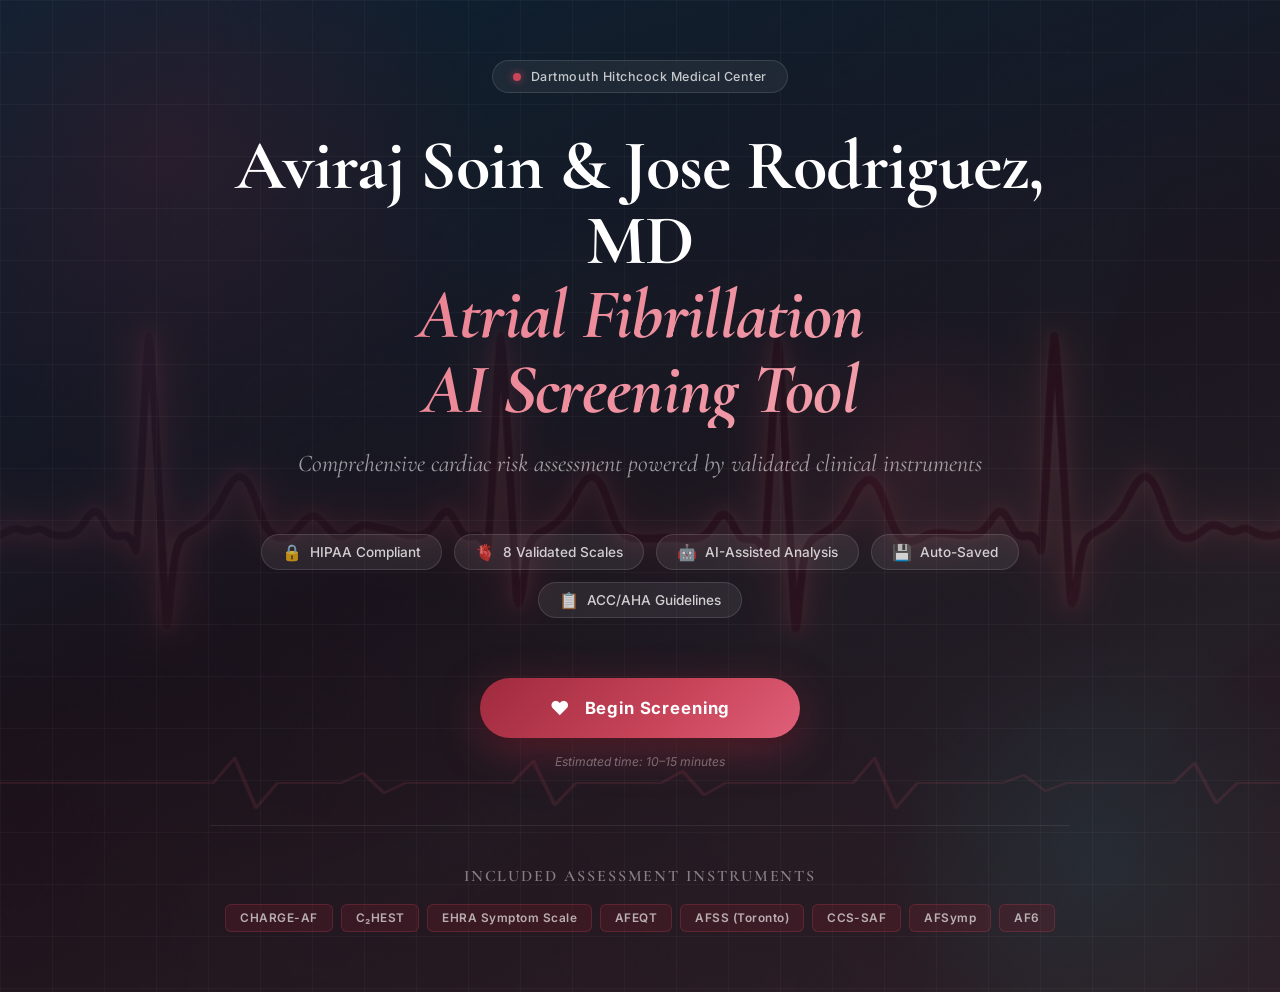
<file: cardialProject/index.html>
<!DOCTYPE html>
<html lang="en">

<head>
    <meta charset="UTF-8">
    <meta name="viewport" content="width=device-width, initial-scale=1.0">
    <title>AF AI Screening Tool — Dartmouth Hitchcock Medical Center</title>
    <meta name="description" content="Aviraj Soin and Jose Rodriguez, MD — Atrial Fibrillation AI Screening Tool at Dartmouth Hitchcock Medical Center. Complete your personalized AF risk assessment.">
    <link rel="preconnect" href="https://fonts.googleapis.com">
    <link rel="preconnect" href="https://fonts.gstatic.com" crossorigin>
    <link href="https://fonts.googleapis.com/css2?family=Cormorant+Garamond:ital,wght@0,300;0,400;0,600;0,700;1,300;1,400;1,600&family=Inter:wght@300;400;500;600;700&display=swap" rel="stylesheet">
    <style>
        :root {
            --crimson-dark: #7b1e2e;
            --crimson-mid:  #a02a3e;
            --crimson-light:#c9455a;
            --navy:         #0b1f2e;
            --white:        #ffffff;
            --transition:   0.3s cubic-bezier(0.4, 0, 0.2, 1);
        }

        *, *::before, *::after { box-sizing: border-box; margin: 0; padding: 0; }
        html { height: 100%; }

        body {
            font-family: 'Inter', sans-serif;
            min-height: 100vh;
            height: 100%;
            overflow-x: hidden;
            -webkit-font-smoothing: antialiased;
        }

        /* ── Hero / Landing ── */
        .landing {
            min-height: 100vh;
            display: flex;
            align-items: center;
            justify-content: center;
            position: relative;
            overflow: hidden;
            padding: 60px 24px;
            background: linear-gradient(160deg, #0b1f2e 0%, #1a0f16 50%, #2d1a1f 100%);
        }

        /* ECG background image */
        .ecg-bg {
            position: absolute;
            inset: 0;
            background-image: url('af_bg.jpg');
            background-size: cover;
            background-position: center;
            opacity: 0.18;
            mix-blend-mode: screen;
            pointer-events: none;
            z-index: 0;
        }

        /* Animated ECG line overlay */
        .ecg-line {
            position: absolute;
            bottom: 18%;
            left: 0;
            width: 200%;
            height: 60px;
            opacity: 0.12;
            pointer-events: none;
            z-index: 1;
            animation: scrollLine 12s linear infinite;
        }
        @keyframes scrollLine {
            from { transform: translateX(0); }
            to   { transform: translateX(-50%); }
        }

        /* Glowing orbs */
        .orb {
            position: absolute;
            border-radius: 50%;
            pointer-events: none;
        }
        .orb-1 {
            width: 700px; height: 700px;
            top: -200px; left: -180px;
            background: radial-gradient(circle, rgba(123,30,46,0.22) 0%, transparent 65%);
        }
        .orb-2 {
            width: 500px; height: 500px;
            bottom: -120px; right: -80px;
            background: radial-gradient(circle, rgba(29,110,110,0.18) 0%, transparent 65%);
        }
        .orb-3 {
            width: 300px; height: 300px;
            top: 30%; left: 60%;
            background: radial-gradient(circle, rgba(201,69,90,0.1) 0%, transparent 65%);
            animation: pulse 5s ease-in-out infinite alternate;
        }
        @keyframes pulse {
            from { transform: scale(1); opacity: 0.5; }
            to   { transform: scale(1.3); opacity: 1; }
        }

        /* Subtle grid */
        .grid-overlay {
            position: absolute; inset: 0;
            background-image:
                linear-gradient(rgba(255,255,255,0.03) 1px, transparent 1px),
                linear-gradient(90deg, rgba(255,255,255,0.03) 1px, transparent 1px);
            background-size: 52px 52px;
            pointer-events: none;
            z-index: 1;
        }

        /* Center content */
        .center-content {
            position: relative; z-index: 2;
            display: flex; flex-direction: column;
            align-items: center; text-align: center;
            max-width: 860px; width: 100%;
        }

        /* Institution badge */
        .inst-badge {
            display: inline-flex; align-items: center; gap: 10px;
            background: rgba(255,255,255,0.06);
            border: 1px solid rgba(255,255,255,0.12);
            border-radius: 100px;
            padding: 8px 20px; margin-bottom: 36px;
            backdrop-filter: blur(6px);
            animation: fadeUp 0.8s ease both;
        }
        .inst-badge .dot {
            width: 8px; height: 8px; border-radius: 50%;
            background: var(--crimson-light);
            box-shadow: 0 0 8px rgba(201,69,90,0.7);
            animation: blink 2s ease-in-out infinite;
        }
        @keyframes blink {
            0%, 100% { opacity: 1; }
            50%       { opacity: 0.4; }
        }
        .inst-badge span {
            font-size: 0.78rem; font-weight: 500;
            color: rgba(255,255,255,0.75);
            letter-spacing: 0.04em;
        }

        /* Main heading */
        .main-heading {
            font-family: 'Cormorant Garamond', serif;
            font-size: clamp(2.8rem, 5.5vw, 5rem);
            font-weight: 700;
            line-height: 1.06;
            color: #fff;
            margin-bottom: 18px;
            letter-spacing: -0.01em;
            animation: fadeUp 0.9s 0.1s ease both;
        }
        .main-heading .highlight {
            font-style: italic;
            background: linear-gradient(135deg, #e8788a 0%, #f5a8b4 100%);
            -webkit-background-clip: text;
            -webkit-text-fill-color: transparent;
            background-clip: text;
            display: block;
        }

        /* Byline */
        .byline {
            font-family: 'Cormorant Garamond', serif;
            font-size: clamp(1.1rem, 2vw, 1.5rem);
            font-weight: 400;
            font-style: italic;
            color: rgba(255,255,255,0.58);
            margin-bottom: 52px;
            line-height: 1.5;
            animation: fadeUp 0.9s 0.2s ease both;
        }

        /* Feature pills */
        .feature-pills {
            display: flex; flex-wrap: wrap;
            justify-content: center; gap: 12px;
            margin-bottom: 60px;
            animation: fadeUp 0.9s 0.3s ease both;
        }
        .pill {
            display: inline-flex; align-items: center; gap: 8px;
            background: rgba(255,255,255,0.07);
            border: 1px solid rgba(255,255,255,0.12);
            border-radius: 100px;
            padding: 9px 20px;
            font-size: 0.85rem; font-weight: 500;
            color: rgba(255,255,255,0.78);
            backdrop-filter: blur(4px);
            transition: var(--transition);
        }
        .pill:hover {
            background: rgba(255,255,255,0.14);
            border-color: rgba(255,255,255,0.22);
            transform: translateY(-2px);
        }
        .pill-icon { font-size: 1rem; line-height: 1; }

        /* CTA */
        .cta-group {
            display: flex; flex-direction: column; align-items: center; gap: 16px;
            animation: fadeUp 0.9s 0.4s ease both;
        }

        .btn-start {
            display: inline-flex; align-items: center; justify-content: center; gap: 14px;
            background: linear-gradient(135deg, #a02a3e 0%, #c9455a 60%, #e0607a 100%);
            color: #fff;
            font-family: 'Inter', sans-serif;
            font-size: 1.05rem; font-weight: 700;
            letter-spacing: 0.05em;
            padding: 18px 60px;
            border-radius: 100px; border: none; cursor: pointer;
            text-decoration: none;
            box-shadow: 0 12px 44px rgba(160,42,62,0.45), 0 4px 12px rgba(0,0,0,0.3);
            transition: var(--transition);
            position: relative; overflow: hidden;
            min-width: 320px;
        }
        .btn-start::before {
            content: '';
            position: absolute; inset: 0;
            background: linear-gradient(135deg, rgba(255,255,255,0.18) 0%, transparent 60%);
            opacity: 0; transition: opacity 0.3s;
        }
        .btn-start:hover {
            transform: translateY(-4px);
            box-shadow: 0 20px 60px rgba(160,42,62,0.6), 0 6px 18px rgba(0,0,0,0.35);
        }
        .btn-start:hover::before { opacity: 1; }
        .btn-start:active { transform: translateY(-1px); }

        .btn-heart {
            font-size: 1.2rem;
            animation: heartbeat 1.6s ease-in-out infinite;
        }
        @keyframes heartbeat {
            0%, 100% { transform: scale(1); }
            15%       { transform: scale(1.25); }
            30%       { transform: scale(1); }
            45%       { transform: scale(1.15); }
            60%       { transform: scale(1); }
        }

        .btn-sub {
            font-size: 0.76rem; color: rgba(255,255,255,0.4);
            font-style: italic;
        }

        /* Surveys preview tags */
        .surveys-preview {
            margin-top: 56px; padding-top: 40px;
            border-top: 1px solid rgba(255,255,255,0.08);
            width: 100%;
            animation: fadeUp 0.9s 0.5s ease both;
        }
        .surveys-preview h3 {
            font-family: 'Cormorant Garamond', serif;
            font-size: 1rem; font-weight: 600;
            color: rgba(255,255,255,0.45);
            letter-spacing: 0.12em; text-transform: uppercase;
            margin-bottom: 18px;
        }
        .surveys-grid {
            display: flex; flex-wrap: wrap;
            justify-content: center; gap: 8px;
        }
        .survey-tag {
            background: rgba(123,30,46,0.25);
            border: 1px solid rgba(201,69,90,0.25);
            border-radius: 6px; padding: 6px 14px;
            font-size: 0.74rem; font-weight: 600;
            color: rgba(255,255,255,0.65);
            letter-spacing: 0.04em;
        }

        @keyframes fadeUp {
            from { opacity: 0; transform: translateY(20px); }
            to   { opacity: 1; transform: translateY(0); }
        }

        @media (max-width: 768px) {
            .main-heading { font-size: 2.8rem; }
            .byline { font-size: 1.1rem; margin-bottom: 36px; }
            .feature-pills { gap: 8px; margin-bottom: 44px; }
            .pill { font-size: 0.78rem; padding: 8px 16px; }
            .btn-start { width: 100%; min-width: unset; padding: 16px 32px; font-size: 0.95rem; }
        }
    </style>
</head>

<body>
    <div class="landing">
        <div class="ecg-bg"></div>
        <div class="orb orb-1"></div>
        <div class="orb orb-2"></div>
        <div class="orb orb-3"></div>
        <div class="grid-overlay"></div>

        <!-- Animated ECG SVG line -->
        <svg class="ecg-line" viewBox="0 0 1200 60" preserveAspectRatio="none" xmlns="http://www.w3.org/2000/svg">
            <polyline points="0,30 80,30 100,30 110,5 120,55 130,30 150,30 160,30 170,20 180,40 190,30 220,30 240,30 250,8 260,52 270,30 290,30 310,30 320,18 330,42 340,30 380,30 400,30 410,5 420,55 430,30 450,30 470,30 480,22 490,38 500,30 530,30 550,30 560,10 570,50 580,30 600,30 620,30 630,20 640,40 650,30 680,30 700,30 710,6 720,54 730,30 750,30 770,30 780,18 790,42 800,30 840,30 860,30 870,5 880,55 890,30 910,30 930,30 940,22 950,38 960,30 990,30 1010,30 1020,9 1030,51 1040,30 1060,30 1080,30 1090,20 1100,40 1110,30 1140,30 1160,30 1170,6 1180,54 1190,30 1200,30"
                fill="none" stroke="#c9455a" stroke-width="2" stroke-linejoin="round"/>
            <polyline points="0,30 80,30 100,30 110,5 120,55 130,30 150,30 160,30 170,20 180,40 190,30 220,30 240,30 250,8 260,52 270,30 290,30 310,30 320,18 330,42 340,30 380,30 400,30 410,5 420,55 430,30 450,30 470,30 480,22 490,38 500,30 530,30 550,30 560,10 570,50 580,30 600,30 620,30 630,20 640,40 650,30 680,30 700,30 710,6 720,54 730,30 750,30 770,30 780,18 790,42 800,30 840,30 860,30 870,5 880,55 890,30 910,30 930,30 940,22 950,38 960,30 990,30 1010,30 1020,9 1030,51 1040,30 1060,30 1080,30 1090,20 1100,40 1110,30 1140,30 1160,30 1170,6 1180,54 1190,30 1200,30"
                fill="none" stroke="#e8788a" stroke-width="1" stroke-linejoin="round" opacity="0.4"/>
            <!-- shifted copy for seamless loop -->
            <g transform="translate(1200,0)">
                <polyline points="0,30 80,30 100,30 110,5 120,55 130,30 150,30 160,30 170,20 180,40 190,30 220,30 240,30 250,8 260,52 270,30 290,30 310,30 320,18 330,42 340,30 380,30 400,30 410,5 420,55 430,30 450,30 470,30 480,22 490,38 500,30 530,30 550,30 560,10 570,50 580,30 600,30 620,30 630,20 640,40 650,30 680,30 700,30 710,6 720,54 730,30 750,30 770,30 780,18 790,42 800,30 840,30 860,30 870,5 880,55 890,30 910,30 930,30 940,22 950,38 960,30 990,30 1010,30 1020,9 1030,51 1040,30 1060,30 1080,30 1090,20 1100,40 1110,30 1140,30 1160,30 1170,6 1180,54 1190,30 1200,30"
                    fill="none" stroke="#c9455a" stroke-width="2" stroke-linejoin="round"/>
            </g>
        </svg>

        <div class="center-content">
            <div class="inst-badge">
                <div class="dot"></div>
                <span>Dartmouth Hitchcock Medical Center</span>
            </div>

            <h1 class="main-heading">
                Aviraj Soin &amp; Jose Rodriguez, MD
                <span class="highlight">Atrial Fibrillation<br>AI Screening Tool</span>
            </h1>

            <p class="byline">Comprehensive cardiac risk assessment powered by validated clinical instruments</p>

            <div class="feature-pills">
                <div class="pill"><span class="pill-icon">🔒</span> HIPAA Compliant</div>
                <div class="pill"><span class="pill-icon">🫀</span> 8 Validated Scales</div>
                <div class="pill"><span class="pill-icon">🤖</span> AI-Assisted Analysis</div>
                <div class="pill"><span class="pill-icon">💾</span> Auto-Saved</div>
                <div class="pill"><span class="pill-icon">📋</span> ACC/AHA Guidelines</div>
            </div>

            <div class="cta-group">
                <a href="assessments.html" class="btn-start" id="begin-screening-btn">
                    <span class="btn-heart">♥</span>
                    Begin Screening
                </a>
                <p class="btn-sub">Estimated time: 10–15 minutes</p>
            </div>

            <div class="surveys-preview">
                <h3>Included Assessment Instruments</h3>
                <div class="surveys-grid">
                    <span class="survey-tag">CHARGE-AF</span>
                    <span class="survey-tag">C₂HEST</span>
                    <span class="survey-tag">EHRA Symptom Scale</span>
                    <span class="survey-tag">AFEQT</span>
                    <span class="survey-tag">AFSS (Toronto)</span>
                    <span class="survey-tag">CCS-SAF</span>
                    <span class="survey-tag">AFSymp</span>
                    <span class="survey-tag">AF6</span>
                </div>
            </div>
        </div>
    </div>
</body>

</html>
</file>
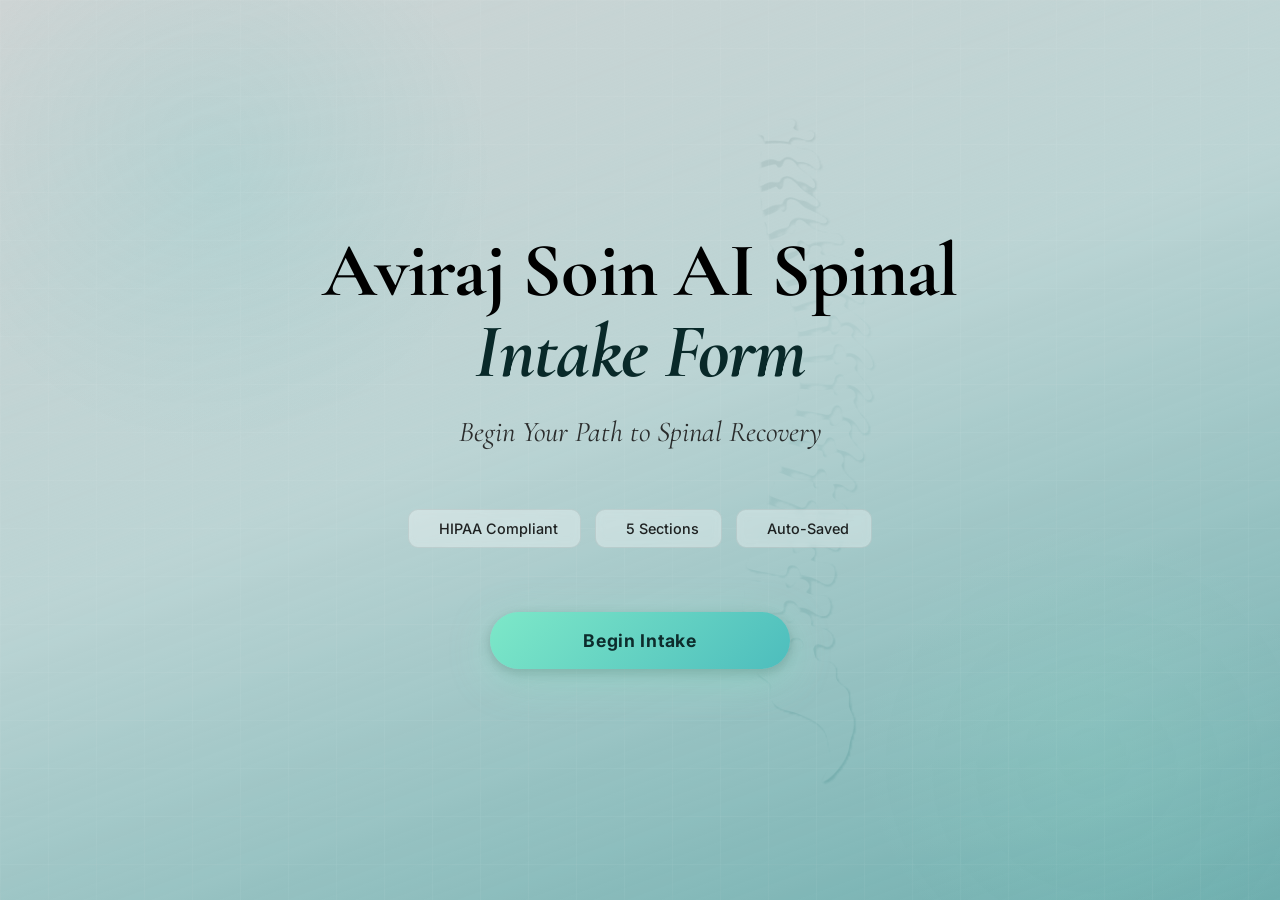
<file: spinalProject/index.html>
<!DOCTYPE html>
<html lang="en">

<head>
    <meta charset="UTF-8">
    <meta name="viewport" content="width=device-width, initial-scale=1.0">
    <title>Aviraj Soin AI Spinal Intake</title>
    <meta name="description"
        content="Begin your personalised spinal recovery journey with the Aviraj Soin AI Spinal Intake.">
    <link rel="preconnect" href="https://fonts.googleapis.com">
    <link rel="preconnect" href="https://fonts.gstatic.com" crossorigin>
    <link
        href="https://fonts.googleapis.com/css2?family=Cormorant+Garamond:ital,wght@0,300;0,400;0,600;0,700;1,300;1,400;1,600&family=Inter:wght@300;400;500;600;700&display=swap"
        rel="stylesheet">
    <style>
        :root {
            --teal-dark: #1d6e6e;
            --teal-light: #4dbdbd;
            --white: #ffffff;
            --transition: 0.3s cubic-bezier(0.4, 0, 0.2, 1);
            --font-family: garamond, source-serif-pro, Georgia, Cambria, "Times New Roman", Times, serif;
        }

        *,
        *::before,
        *::after {
            box-sizing: border-box;
            margin: 0;
            padding: 0;
        }

        html {
            height: 100%;
        }

        body {
            font-family: 'Inter', sans-serif;
            min-height: 100vh;
            height: 100%;
            overflow-x: hidden;
            -webkit-font-smoothing: antialiased;
            background: #0d2c2c3b;
        }

        .landing {
            min-height: 100vh;
            display: flex;
            align-items: center;
            justify-content: center;
            background: linear-gradient(160deg, rgba(111, 198, 198, 0) 0%, #b2cece 45%, rgba(42, 144, 144, 0.69) 100%);
            position: relative;
            overflow: hidden;
            padding: 40px 20px;
        }

        .spine-bg {
            position: absolute;
            inset: 0;
            background-image: url('spine_only.png');
            background-size: auto 105%;
            background-position: right;
            background-repeat: repeat-x;
            mix-blend-mode: screen;
            opacity: 0.12;
            pointer-events: none;
            z-index: 1;
        }

        .landing::before {
            content: '';
            position: absolute;
            top: -120px;
            left: -80px;
            width: 600px;
            height: 600px;
            border-radius: 50%;
            background: radial-gradient(circle, rgba(77, 189, 189, 0.18) 0%, transparent 65%);
            pointer-events: none;
        }

        .landing::after {
            content: '';
            position: absolute;
            bottom: -100px;
            right: -60px;
            width: 500px;
            height: 500px;
            border-radius: 50%;
            background: radial-gradient(circle, rgba(125, 232, 200, 0.12) 0%, transparent 65%);
            pointer-events: none;
        }

        .grid-overlay {
            position: absolute;
            inset: 0;
            background-image:
                linear-gradient(rgba(255, 255, 255, 0.035) 1px, transparent 1px),
                linear-gradient(90deg, rgba(255, 255, 255, 0.035) 1px, transparent 1px);
            background-size: 48px 48px;
            pointer-events: none;
        }

        .center-content {
            position: relative;
            z-index: 2;
            display: flex;
            flex-direction: column;
            align-items: center;
            text-align: center;
            max-width: 800px;
            width: 100%;
        }

        .main-heading {
            font-family: 'Cormorant Garamond', serif;
            font-size: clamp(3rem, 6vw, 5rem);
            font-weight: 700;
            line-height: 1.05;
            color: black;
            margin-bottom: 20px;
            letter-spacing: -0.01em;
        }

        .main-heading em {
            font-style: italic;
            /* color: #a8e8e8; */
            color: #092929;
            display: block;
        }

        .subtitle {
            font-family: 'Cormorant Garamond', serif;
            font-size: clamp(1.4rem, 2.5vw, 1.8rem);
            font-weight: 400;
            font-style: italic;
            color: rgba(18, 15, 15, 0.85);
            margin-bottom: 56px;
            line-height: 1.4;
        }

        .feature-pills {
            display: flex;
            flex-wrap: wrap;
            justify-content: center;
            gap: 14px;
            margin-bottom: 64px;
        }

        .pill {
            display: inline-flex;
            align-items: center;
            gap: 8px;
            background: rgba(255, 255, 255, 0.35);
            border: 1px solid rgba(0, 0, 0, 0.08);
            border-radius: 10px;
            padding: 10px 22px;
            font-size: 0.9rem;
            font-weight: 500;
            color: rgba(0, 0, 0, 0.85);
            backdrop-filter: blur(4px);
            transition: var(--transition);
        }

        .pill:hover {
            background: rgba(255, 255, 255, 0.65);
            border-color: rgba(0, 0, 0, 0.15);
            transform: translateY(-2px);
        }

        .pill-icon {
            font-size: 1.15rem;
            line-height: 1;
        }

        .cta-group {
            display: flex;
            flex-direction: column;
            align-items: center;
            gap: 16px;
        }

        .btn-start {
            display: inline-flex;
            align-items: center;
            justify-content: center;
            gap: 12px;
            background: linear-gradient(135deg, #7de8c8 0%, #4dbdbd 100%);
            color: #0d2c2c;
            font-family: 'Inter', sans-serif;
            font-size: 1.1rem;
            font-weight: 700;
            letter-spacing: 0.04em;
            padding: 18px 56px;
            border-radius: 50px;
            border: none;
            cursor: pointer;
            text-decoration: none;
            box-shadow: 0 10px 40px rgba(125, 232, 200, 0.35), 0 4px 12px rgba(0, 0, 0, 0.2);
            transition: var(--transition);
            position: relative;
            overflow: hidden;
            min-width: 300px;
        }

        .btn-start::before {
            content: '';
            position: absolute;
            inset: 0;
            background: linear-gradient(135deg, rgba(255, 255, 255, 0.2) 0%, transparent 60%);
            opacity: 0;
            transition: opacity 0.3s ease;
        }

        .btn-start:hover {
            transform: translateY(-4px);
            box-shadow: 0 16px 50px rgba(125, 232, 200, 0.5), 0 6px 16px rgba(0, 0, 0, 0.25);
        }

        .btn-start:hover::before {
            opacity: 1;
        }

        .btn-start:active {
            transform: translateY(-1px);
        }

        .btn-arrow {
            font-size: 1.25rem;
            transition: transform 0.3s ease;
        }

        .btn-start:hover .btn-arrow {
            transform: translateX(5px);
        }

        @media (max-width: 768px) {
            .main-heading {
                font-size: 3rem;
            }

            .subtitle {
                font-size: 1.25rem;
                margin-bottom: 40px;
            }

            .feature-pills {
                gap: 10px;
                margin-bottom: 48px;
            }

            .pill {
                font-size: 0.8rem;
                padding: 8px 18px;
            }

            .btn-start {
                width: 100%;
                min-width: unset;
                padding: 16px 32px;
                font-size: 1rem;
            }
        }
    </style>
</head>

<body>
    <div class="landing">
        <div class="spine-bg"></div>
        <div class="grid-overlay"></div>
        <div class="center-content">
            <h1 class="main-heading">
                Aviraj Soin
                AI Spinal <br><em>Intake Form</em>
            </h1>
            <p class="subtitle">Begin Your Path to Spinal Recovery</p>

            <div class="feature-pills">
                <div class="pill"><span class="pill-icon"></span> HIPAA Compliant</div>
                <!-- <div class="pill"><span class="pill-icon">🧬</span> AI-Assisted Anaysis</div> -->
                <div class="pill"><span class="pill-icon"></span> 5 Sections</div>
                <div class="pill"><span class="pill-icon"></span> Auto-Saved</div>
            </div>

            <div class="cta-group">
                <a href="form.html" class="btn-start">
                    Begin Intake
                    <!-- <span class="btn-arrow">→</span> -->
                </a>
            </div>
        </div>
    </div>
</body>

</html>
</file>
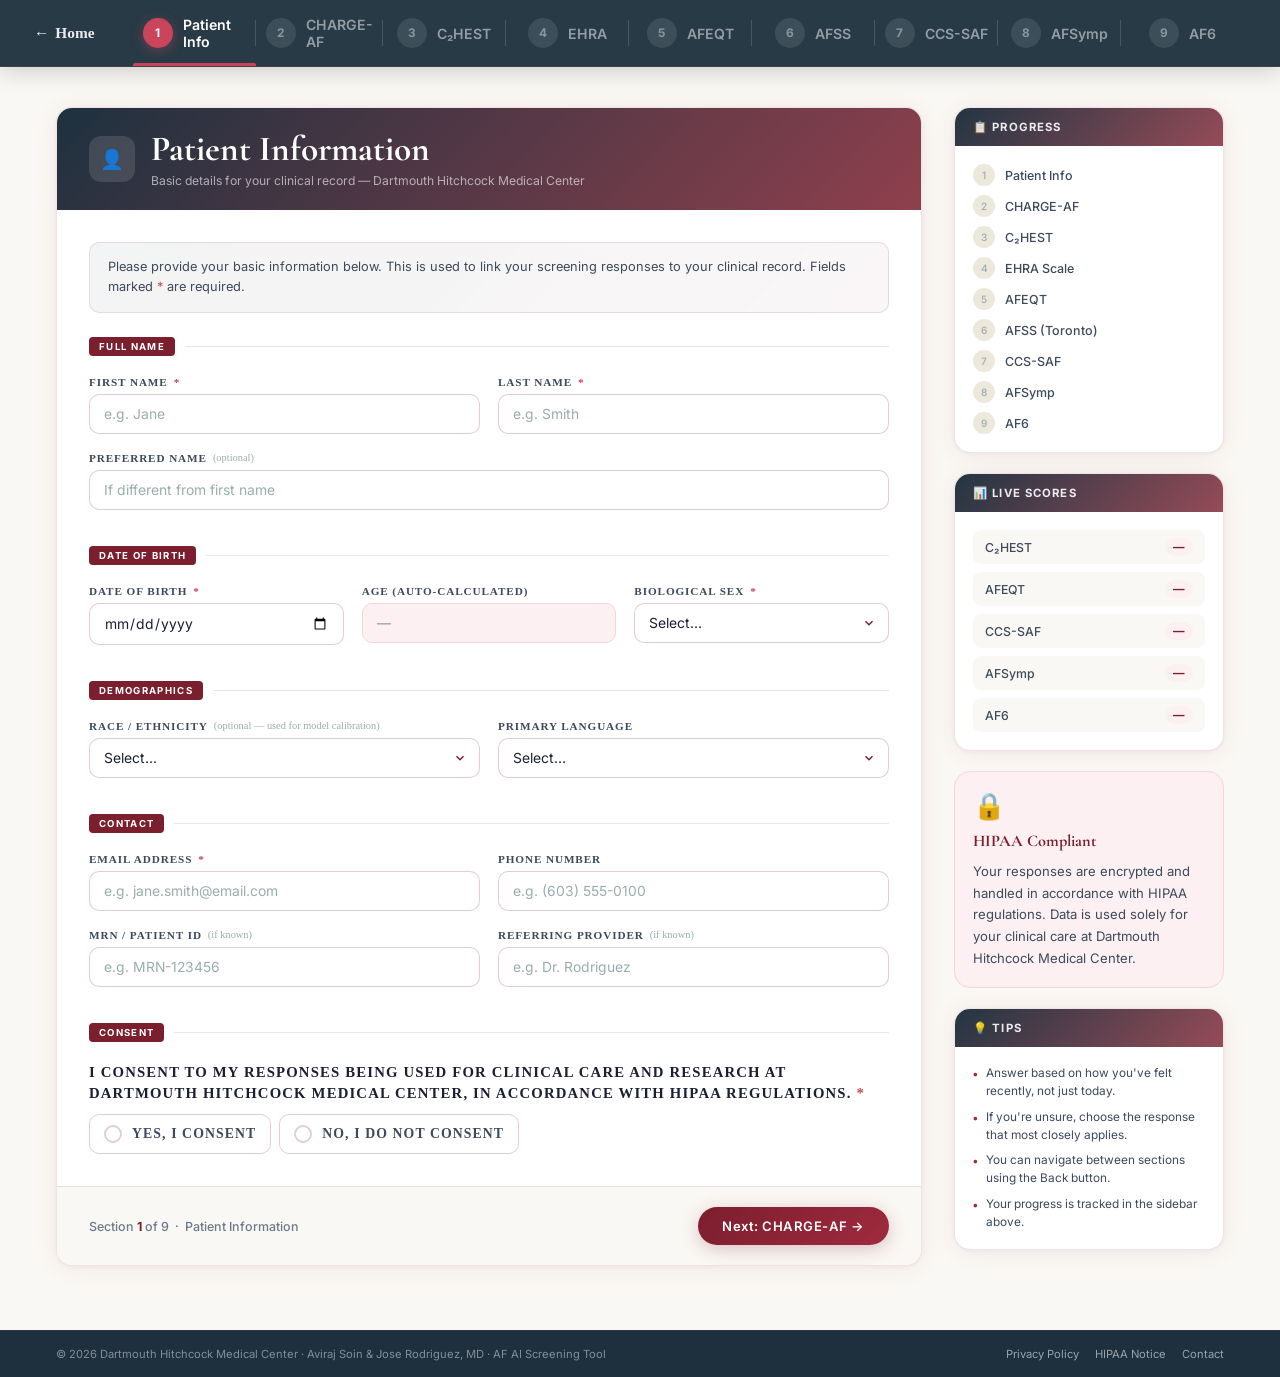
<file: cardialProject/assessments.html>
<!DOCTYPE html>
<html lang="en">

<head>
    <meta charset="UTF-8">
    <meta name="viewport" content="width=device-width, initial-scale=1.0">
    <title>Assessments — AF AI Screening Tool | Dartmouth Hitchcock</title>
    <meta name="description"
        content="Complete your Atrial Fibrillation risk assessment using CHARGE-AF, C2HEST, EHRA, AFEQT, AFSS, CCS-SAF, AFSymp, and AF6 validated instruments.">
    <link rel="preconnect" href="https://fonts.googleapis.com">
    <link rel="preconnect" href="https://fonts.gstatic.com" crossorigin>
    <link
        href="https://fonts.googleapis.com/css2?family=Cormorant+Garamond:ital,wght@0,400;0,600;0,700;1,400;1,600&family=Inter:wght@300;400;500;600;700&display=swap"
        rel="stylesheet">
    <link rel="stylesheet" href="af-intake.css">
    <style>
        /* Page-specific additions */
        .section-page {
            display: none;
        }

        .section-page.active {
            display: block;
            animation: fadeSlide 0.32s ease;
        }

        /* Info box for scoring context */
        .info-box {
            background: linear-gradient(135deg, rgba(11, 31, 46, 0.05) 0%, rgba(123, 30, 46, 0.04) 100%);
            border: 1px solid var(--border);
            border-radius: var(--radius-sm);
            padding: 14px 18px;
            margin-bottom: 24px;
            font-size: 0.8rem;
            color: var(--text-mid);
            line-height: 1.6;
        }

        .info-box strong {
            color: var(--crimson-dark);
        }

        .divider-line {
            height: 1px;
            background: var(--border);
            margin: 18px 0;
        }

        /* Likert scale specific */
        .likert-row {
            display: grid;
            grid-template-columns: repeat(5, 1fr);
            gap: 6px;
            margin-top: 6px;
        }

        .likert-btn {
            display: flex;
            flex-direction: column;
            align-items: center;
            justify-content: center;
            gap: 4px;
            padding: 10px 4px;
            border: 1.5px solid var(--border-mid);
            border-radius: 10px;
            cursor: pointer;
            font-size: 0.72rem;
            font-weight: 600;
            color: var(--text-mid);
            transition: var(--transition);
            user-select: none;
            text-align: center;
        }

        .likert-btn .l-num {
            font-size: 1.1rem;
            font-weight: 700;
        }

        .likert-btn:hover {
            border-color: var(--crimson-mid);
            color: var(--crimson-mid);
            background: var(--crimson-faint);
        }

        .likert-btn.selected {
            border-color: var(--crimson-dark);
            background: var(--crimson-dark);
            color: #fff;
        }

        /* Frequency select style */
        .freq-row {
            display: flex;
            gap: 6px;
            flex-wrap: wrap;
        }

        .freq-btn {
            flex: 1;
            min-width: 90px;
            text-align: center;
            padding: 9px 8px;
            border: 1.5px solid var(--border-mid);
            border-radius: 8px;
            cursor: pointer;
            font-size: 0.75rem;
            font-weight: 600;
            color: var(--text-mid);
            transition: var(--transition);
            user-select: none;
        }

        .freq-btn:hover {
            border-color: var(--crimson-mid);
            color: var(--crimson-mid);
        }

        .freq-btn.selected {
            border-color: var(--crimson-dark);
            background: var(--crimson-dark);
            color: #fff;
        }

        /* Summary final card */
        .summary-card {
            background: linear-gradient(135deg, var(--navy) 0%, #1a0f16 50%, var(--crimson-dark) 100%);
            border-radius: var(--radius);
            padding: 32px;
            color: #fff;
            margin-bottom: 24px;
        }

        .summary-card h3 {
            font-family: 'Cormorant Garamond', serif;
            font-size: 1.8rem;
            font-weight: 700;
            margin-bottom: 6px;
        }

        .summary-card p {
            font-size: 0.82rem;
            color: rgba(255, 255, 255, 0.65);
            line-height: 1.6;
        }

        .summary-scores {
            display: grid;
            grid-template-columns: 1fr 1fr;
            gap: 12px;
            margin-top: 24px;
        }

        .s-score-box {
            background: rgba(255, 255, 255, 0.09);
            border: 1px solid rgba(255, 255, 255, 0.12);
            border-radius: 12px;
            padding: 14px 18px;
        }

        .s-score-box .s-name {
            font-size: 0.7rem;
            font-weight: 600;
            color: rgba(255, 255, 255, 0.6);
            letter-spacing: 0.06em;
            text-transform: uppercase;
        }

        .s-score-box .s-val {
            font-family: 'Cormorant Garamond', serif;
            font-size: 1.9rem;
            font-weight: 700;
            color: #fff;
            line-height: 1;
            margin-top: 4px;
        }

        .s-score-box .s-interp {
            font-size: 0.73rem;
            color: rgba(255, 255, 255, 0.7);
            margin-top: 4px;
        }

        @media (max-width: 640px) {
            .likert-row {
                grid-template-columns: repeat(5, 1fr);
            }

            .summary-scores {
                grid-template-columns: 1fr;
            }
        }
    </style>
</head>

<body>
    <div class="page-wrap">

        <!-- ═══ PROGRESS NAV ═══ -->
        <nav class="progress-band" aria-label="Assessment sections">
            <div class="progress-inner">
                <a href="index.html" class="back-link" id="back-home-link">← <span>Home</span></a>
                <div class="progress-steps" id="progress-steps">
                    <div class="step-node active" id="step-1" data-page="1">
                        <div class="step-circle">1</div>
                        <span class="step-label">Patient Info</span>
                        <div class="step-bar"></div>
                    </div>
                    <div class="step-node upcoming" id="step-2" data-page="2">
                        <div class="step-circle">2</div>
                        <span class="step-label">CHARGE-AF</span>
                    </div>
                    <div class="step-node upcoming" id="step-3" data-page="3">
                        <div class="step-circle">3</div>
                        <span class="step-label">C₂HEST</span>
                    </div>
                    <div class="step-node upcoming" id="step-4" data-page="4">
                        <div class="step-circle">4</div>
                        <span class="step-label">EHRA</span>
                    </div>
                    <div class="step-node upcoming" id="step-5" data-page="5">
                        <div class="step-circle">5</div>
                        <span class="step-label">AFEQT</span>
                    </div>
                    <div class="step-node upcoming" id="step-6" data-page="6">
                        <div class="step-circle">6</div>
                        <span class="step-label">AFSS</span>
                    </div>
                    <div class="step-node upcoming" id="step-7" data-page="7">
                        <div class="step-circle">7</div>
                        <span class="step-label">CCS-SAF</span>
                    </div>
                    <div class="step-node upcoming" id="step-8" data-page="8">
                        <div class="step-circle">8</div>
                        <span class="step-label">AFSymp</span>
                    </div>
                    <div class="step-node upcoming" id="step-9" data-page="9">
                        <div class="step-circle">9</div>
                        <span class="step-label">AF6</span>
                    </div>
                </div>
            </div>
        </nav>

        <!-- ═══ MAIN LAYOUT ═══ -->
        <main class="main-content">

            <!-- ────────────────────────────────────────────
                 PAGE 1 — PATIENT INFO
            ──────────────────────────────────────────── -->
            <section class="section-page active" id="page-1">
                <div class="form-card">
                    <div class="card-topbar">
                        <div class="topbar-icon">👤</div>
                        <div class="topbar-text">
                            <h2>Patient Information</h2>
                            <p>Basic details for your clinical record — Dartmouth Hitchcock Medical Center</p>
                        </div>
                    </div>
                    <div class="form-body">
                        <div class="info-box">
                            Please provide your basic information below. This is used to link your screening responses
                            to your clinical record. Fields marked <span style="color:var(--crimson-light)">*</span> are
                            required.
                        </div>

                        <!-- Name -->
                        <div class="subsection">
                            <div class="subsection-hd">
                                <span class="tag">Full Name</span>
                                <div class="rule"></div>
                            </div>
                            <div class="form-row c2">
                                <div class="form-field">
                                    <label for="pt-first">First Name <span class="req">*</span></label>
                                    <input type="text" id="pt-first" name="pt-first" placeholder="e.g. Jane"
                                        autocomplete="given-name">
                                </div>
                                <div class="form-field">
                                    <label for="pt-last">Last Name <span class="req">*</span></label>
                                    <input type="text" id="pt-last" name="pt-last" placeholder="e.g. Smith"
                                        autocomplete="family-name">
                                </div>
                            </div>
                            <div class="form-row c1">
                                <div class="form-field">
                                    <label for="pt-preferred">Preferred Name <span
                                            class="label-note">(optional)</span></label>
                                    <input type="text" id="pt-preferred" name="pt-preferred"
                                        placeholder="If different from first name">
                                </div>
                            </div>
                        </div>

                        <!-- Date of Birth & Age -->
                        <div class="subsection">
                            <div class="subsection-hd">
                                <span class="tag">Date of Birth</span>
                                <div class="rule"></div>
                            </div>
                            <div class="form-row c3">
                                <div class="form-field">
                                    <label for="pt-dob">Date of Birth <span class="req">*</span></label>
                                    <input type="date" id="pt-dob" name="pt-dob" onchange="calcAgeFromDob()" max="">
                                </div>
                                <div class="form-field">
                                    <label for="pt-age">Age (auto-calculated)</label>
                                    <input type="number" id="pt-age" name="pt-age" readonly placeholder="—">
                                </div>
                                <div class="form-field">
                                    <label for="pt-sex">Biological Sex <span class="req">*</span></label>
                                    <select id="pt-sex" name="pt-sex">
                                        <option value="">Select…</option>
                                        <option value="male">Male</option>
                                        <option value="female">Female</option>
                                        <option value="intersex">Intersex / Other</option>
                                    </select>
                                </div>
                            </div>
                        </div>

                        <!-- Demographics -->
                        <div class="subsection">
                            <div class="subsection-hd">
                                <span class="tag">Demographics</span>
                                <div class="rule"></div>
                            </div>
                            <div class="form-row c2">
                                <div class="form-field">
                                    <label for="pt-race">Race / Ethnicity <span class="label-note">(optional — used for
                                            model calibration)</span></label>
                                    <select id="pt-race" name="pt-race">
                                        <option value="">Select…</option>
                                        <option value="white">White / Caucasian</option>
                                        <option value="black">Black / African American</option>
                                        <option value="hispanic">Hispanic / Latino</option>
                                        <option value="asian">Asian</option>
                                        <option value="pi">Pacific Islander</option>
                                        <option value="native">Native American / Alaska Native</option>
                                        <option value="multiracial">Multiracial</option>
                                        <option value="other">Other</option>
                                        <option value="decline">Prefer not to say</option>
                                    </select>
                                </div>
                                <div class="form-field">
                                    <label for="pt-handedness">Primary Language</label>
                                    <select id="pt-lang" name="pt-lang">
                                        <option value="">Select…</option>
                                        <option value="english">English</option>
                                        <option value="spanish">Spanish</option>
                                        <option value="french">French</option>
                                        <option value="mandarin">Mandarin</option>
                                        <option value="arabic">Arabic</option>
                                        <option value="other">Other</option>
                                    </select>
                                </div>
                            </div>
                        </div>

                        <!-- Contact Info -->
                        <div class="subsection">
                            <div class="subsection-hd">
                                <span class="tag">Contact</span>
                                <div class="rule"></div>
                            </div>
                            <div class="form-row c2">
                                <div class="form-field">
                                    <label for="pt-email">Email Address <span class="req">*</span></label>
                                    <input type="email" id="pt-email" name="pt-email"
                                        placeholder="e.g. jane.smith@email.com" autocomplete="email">
                                </div>
                                <div class="form-field">
                                    <label for="pt-phone">Phone Number</label>
                                    <input type="tel" id="pt-phone" name="pt-phone" placeholder="e.g. (603) 555-0100"
                                        autocomplete="tel">
                                </div>
                            </div>
                            <div class="form-row c2">
                                <div class="form-field">
                                    <label for="pt-mrn">MRN / Patient ID <span class="label-note">(if
                                            known)</span></label>
                                    <input type="text" id="pt-mrn" name="pt-mrn" placeholder="e.g. MRN-123456">
                                </div>
                                <div class="form-field">
                                    <label for="pt-provider">Referring Provider <span class="label-note">(if
                                            known)</span></label>
                                    <input type="text" id="pt-provider" name="pt-provider"
                                        placeholder="e.g. Dr. Rodriguez">
                                </div>
                            </div>
                        </div>

                        <!-- Consent -->
                        <div class="subsection">
                            <div class="subsection-hd">
                                <span class="tag">Consent</span>
                                <div class="rule"></div>
                            </div>
                            <div class="survey-q">
                                <label class="survey-label">I consent to my responses being used for clinical care and
                                    research at Dartmouth Hitchcock Medical Center, in accordance with HIPAA
                                    regulations. <span class="req">*</span></label>
                                <div class="radio-group inline" id="pt-consent">
                                    <label class="radio-opt" onclick="selectRadio(this,'pt-consent')">
                                        <input type="radio" name="pt-consent" value="yes">
                                        <span class="opt-indicator"></span> Yes, I consent
                                    </label>
                                    <label class="radio-opt" onclick="selectRadio(this,'pt-consent')">
                                        <input type="radio" name="pt-consent" value="no">
                                        <span class="opt-indicator"></span> No, I do not consent
                                    </label>
                                </div>
                            </div>
                        </div>

                    </div>
                    <div class="card-foot">
                        <span class="step-counter">Section <strong>1</strong> of 9 &nbsp;·&nbsp; Patient
                            Information</span>
                        <button class="btn btn-primary" onclick="goToPage(2)" id="patinfo-next-btn">Next: CHARGE-AF
                            →</button>
                    </div>
                </div>
            </section>

            <!-- ────────────────────────────────────────────
                 PAGE 2 — CHARGE-AF
            ──────────────────────────────────────────── -->
            <section class="section-page" id="page-2">
                <div class="form-card">
                    <div class="card-topbar">
                        <div class="topbar-icon">📊</div>
                        <div class="topbar-text">
                            <h2>CHARGE-AF</h2>
                            <p>Cohort for Heart and Aging Research in Genomic Epidemiology — AF Risk Score</p>
                        </div>
                    </div>
                    <div class="form-body">
                        <div class="info-box">
                            The <strong>CHARGE-AF</strong> score is the most widely replicated prediction model for
                            newly diagnosed/incident AF per ACC/AHA guidelines. It uses individual clinical variables as
                            model features.<br><br>
                            <strong>Note on age range:</strong> CHARGE-AF was calibrated on cohorts aged roughly 45–85
                            (CHS, ARIC, Framingham). The age input below is pre-filled from your date of birth entered
                            earlier. The model's published performance is strongest within this range — it remains
                            informative outside it but with somewhat reduced calibration.
                        </div>

                        <!-- Anthropometrics -->
                        <div class="subsection">
                            <div class="subsection-hd">
                                <span class="tag">Anthropometrics</span>
                                <div class="rule"></div>
                            </div>
                            <div class="form-row c2">
                                <div class="form-field">
                                    <label for="charge-height">Height (cm) <span class="req">*</span></label>
                                    <input type="number" id="charge-height" name="charge-height" min="100" max="250"
                                        placeholder="e.g. 172">
                                </div>
                                <div class="form-field">
                                    <label for="charge-weight">Weight (kg) <span class="req">*</span></label>
                                    <input type="number" id="charge-weight" name="charge-weight" min="30" max="300"
                                        placeholder="e.g. 82">
                                </div>
                            </div>
                        </div>

                        <!-- Blood Pressure -->
                        <div class="subsection">
                            <div class="subsection-hd">
                                <span class="tag">Blood Pressure</span>
                                <div class="rule"></div>
                            </div>
                            <div class="form-row c2">
                                <div class="form-field">
                                    <label for="charge-sbp">Systolic BP (mmHg) <span class="req">*</span></label>
                                    <input type="number" id="charge-sbp" name="charge-sbp" min="60" max="250"
                                        placeholder="e.g. 128">
                                </div>
                                <div class="form-field">
                                    <label for="charge-dbp">Diastolic BP (mmHg) <span class="req">*</span></label>
                                    <input type="number" id="charge-dbp" name="charge-dbp" min="30" max="150"
                                        placeholder="e.g. 78">
                                </div>
                            </div>
                            <div class="form-row c1">
                                <div class="form-field">
                                    <label for="charge-bptx">Currently on antihypertensive medication? <span
                                            class="req">*</span></label>
                                    <select id="charge-bptx" name="charge-bptx">
                                        <option value="">Select…</option>
                                        <option value="yes">Yes</option>
                                        <option value="no">No</option>
                                    </select>
                                </div>
                            </div>
                        </div>

                        <!-- Medical History -->
                        <div class="subsection">
                            <div class="subsection-hd">
                                <span class="tag">Medical History</span>
                                <div class="rule"></div>
                            </div>

                            <div class="survey-q">
                                <label class="survey-label">Do you have a current or prior history of
                                    <strong>smoking</strong>?</label>
                                <div class="radio-group inline" id="charge-smoking">
                                    <label class="radio-opt" onclick="selectRadio(this,'charge-smoking')">
                                        <input type="radio" name="charge-smoking" value="never">
                                        <span class="opt-indicator"></span> Never smoked
                                    </label>
                                    <label class="radio-opt" onclick="selectRadio(this,'charge-smoking')">
                                        <input type="radio" name="charge-smoking" value="former">
                                        <span class="opt-indicator"></span> Former smoker
                                    </label>
                                    <label class="radio-opt" onclick="selectRadio(this,'charge-smoking')">
                                        <input type="radio" name="charge-smoking" value="current">
                                        <span class="opt-indicator"></span> Current smoker
                                    </label>
                                </div>
                            </div>
                            <div class="divider-line"></div>

                            <div class="survey-q">
                                <label class="survey-label">Have you been diagnosed with <strong>Type 2 Diabetes
                                        Mellitus</strong>?</label>
                                <div class="radio-group inline" id="charge-diabetes">
                                    <label class="radio-opt" onclick="selectRadio(this,'charge-diabetes')">
                                        <input type="radio" name="charge-diabetes" value="no">
                                        <span class="opt-indicator"></span> No
                                    </label>
                                    <label class="radio-opt" onclick="selectRadio(this,'charge-diabetes')">
                                        <input type="radio" name="charge-diabetes" value="yes">
                                        <span class="opt-indicator"></span> Yes
                                    </label>
                                </div>
                            </div>
                            <div class="divider-line"></div>

                            <div class="survey-q">
                                <label class="survey-label">Have you ever had a <strong>Heart Attack (Myocardial
                                        Infarction)</strong>?</label>
                                <div class="radio-group inline" id="charge-mi">
                                    <label class="radio-opt" onclick="selectRadio(this,'charge-mi')">
                                        <input type="radio" name="charge-mi" value="no">
                                        <span class="opt-indicator"></span> No
                                    </label>
                                    <label class="radio-opt" onclick="selectRadio(this,'charge-mi')">
                                        <input type="radio" name="charge-mi" value="yes">
                                        <span class="opt-indicator"></span> Yes
                                    </label>
                                </div>
                            </div>
                            <div class="divider-line"></div>

                            <div class="survey-q">
                                <label class="survey-label">Have you been diagnosed with <strong>Heart
                                        Failure</strong>?</label>
                                <div class="radio-group inline" id="charge-hf">
                                    <label class="radio-opt" onclick="selectRadio(this,'charge-hf')">
                                        <input type="radio" name="charge-hf" value="no">
                                        <span class="opt-indicator"></span> No
                                    </label>
                                    <label class="radio-opt" onclick="selectRadio(this,'charge-hf')">
                                        <input type="radio" name="charge-hf" value="yes">
                                        <span class="opt-indicator"></span> Yes
                                    </label>
                                </div>
                            </div>
                            <div class="divider-line"></div>

                            <div class="survey-q">
                                <label class="survey-label">Do you have a current ECG showing evidence of <strong>Left
                                        Ventricular Hypertrophy (LVH)</strong>?</label>
                                <div class="radio-group inline" id="charge-lvh">
                                    <label class="radio-opt" onclick="selectRadio(this,'charge-lvh')">
                                        <input type="radio" name="charge-lvh" value="no">
                                        <span class="opt-indicator"></span> No / Unknown
                                    </label>
                                    <label class="radio-opt" onclick="selectRadio(this,'charge-lvh')">
                                        <input type="radio" name="charge-lvh" value="yes">
                                        <span class="opt-indicator"></span> Yes
                                    </label>
                                </div>
                            </div>
                        </div>

                        <div id="charge-score-display" class="score-display">
                            <div>
                                <div class="score-val" id="charge-score-val">—</div>
                                <div class="score-label">CHARGE-AF Score</div>
                            </div>
                            <div>
                                <div class="score-interp" id="charge-score-interp">Complete all fields to calculate
                                </div>
                            </div>
                        </div>
                    </div>
                    <div class="card-foot">
                        <span class="step-counter">Section <strong>2</strong> of 9 &nbsp;·&nbsp; CHARGE-AF Risk
                            Variables</span>
                        <div style="display:flex;gap:12px">
                            <button class="btn btn-secondary" onclick="goToPage(1)">← Back</button>
                            <button class="btn btn-primary" onclick="goToPage(3)" id="charge-next-btn">Next: C₂HEST
                                →</button>
                        </div>
                    </div>
                </div>
            </section>

            <!-- ────────────────────────────────────────────
                 PAGE 3 — C₂HEST
            ──────────────────────────────────────────── -->
            <section class="section-page" id="page-3">
                <div class="form-card">
                    <div class="card-topbar">
                        <div class="topbar-icon">🫀</div>
                        <div class="topbar-text">
                            <h2>C₂HEST Score</h2>
                            <p>AF Prediction Score — ACC/AHA Guideline Recognised</p>
                        </div>
                    </div>
                    <div class="form-body">
                        <div class="info-box">
                            The <strong>C₂HEST score</strong> (0–8) is an ACC/AHA AF guideline recognised prediction
                            instrument. Each positive criterion adds points toward your total score.
                            <br><br>
                            <strong>C₂</strong> = CAD/COPD (2 pts) · <strong>H</strong> = Hypertension ·
                            <strong>E</strong> = Elderly ≥75 · <strong>S</strong> = Systolic HF · <strong>T</strong> =
                            Hyperthyroidism
                        </div>

                        <div class="survey-q">
                            <label class="survey-label"><span class="q-num">C₂</span> Do you have <strong>Coronary
                                    Artery Disease (CAD)</strong> and/or <strong>COPD</strong>? <em>(2
                                    points)</em></label>
                            <div class="radio-group inline" id="chest-cad">
                                <label class="radio-opt" onclick="selectRadio(this,'chest-cad'); calcChest()">
                                    <input type="radio" name="chest-cad" value="0">
                                    <span class="opt-indicator"></span> No
                                </label>
                                <label class="radio-opt" onclick="selectRadio(this,'chest-cad'); calcChest()">
                                    <input type="radio" name="chest-cad" value="1">
                                    <span class="opt-indicator"></span> CAD only
                                </label>
                                <label class="radio-opt" onclick="selectRadio(this,'chest-cad'); calcChest()">
                                    <input type="radio" name="chest-cad" value="1b">
                                    <span class="opt-indicator"></span> COPD only
                                </label>
                                <label class="radio-opt" onclick="selectRadio(this,'chest-cad'); calcChest()">
                                    <input type="radio" name="chest-cad" value="2">
                                    <span class="opt-indicator"></span> Both CAD &amp; COPD
                                </label>
                            </div>
                        </div>
                        <div class="divider-line"></div>

                        <div class="survey-q">
                            <label class="survey-label"><span class="q-num">H</span> Do you have
                                <strong>Hypertension</strong>? <em>(1 point)</em></label>
                            <div class="radio-group inline" id="chest-htn">
                                <label class="radio-opt" onclick="selectRadio(this,'chest-htn'); calcChest()">
                                    <input type="radio" name="chest-htn" value="0">
                                    <span class="opt-indicator"></span> No
                                </label>
                                <label class="radio-opt" onclick="selectRadio(this,'chest-htn'); calcChest()">
                                    <input type="radio" name="chest-htn" value="1">
                                    <span class="opt-indicator"></span> Yes
                                </label>
                            </div>
                        </div>
                        <div class="divider-line"></div>

                        <div class="survey-q">
                            <label class="survey-label"><span class="q-num">E</span> Are you <strong>75 years of age or
                                    older</strong>? <em>(2 points)</em></label>
                            <div class="radio-group inline" id="chest-elderly">
                                <label class="radio-opt" onclick="selectRadio(this,'chest-elderly'); calcChest()">
                                    <input type="radio" name="chest-elderly" value="0">
                                    <span class="opt-indicator"></span> No, under 75
                                </label>
                                <label class="radio-opt" onclick="selectRadio(this,'chest-elderly'); calcChest()">
                                    <input type="radio" name="chest-elderly" value="2">
                                    <span class="opt-indicator"></span> Yes, 75 or older
                                </label>
                            </div>
                        </div>
                        <div class="divider-line"></div>

                        <div class="survey-q">
                            <label class="survey-label"><span class="q-num">S</span> Have you been diagnosed with
                                <strong>Systolic Heart Failure</strong>? <em>(2 points)</em></label>
                            <div class="radio-group inline" id="chest-hf">
                                <label class="radio-opt" onclick="selectRadio(this,'chest-hf'); calcChest()">
                                    <input type="radio" name="chest-hf" value="0">
                                    <span class="opt-indicator"></span> No
                                </label>
                                <label class="radio-opt" onclick="selectRadio(this,'chest-hf'); calcChest()">
                                    <input type="radio" name="chest-hf" value="2">
                                    <span class="opt-indicator"></span> Yes
                                </label>
                            </div>
                        </div>
                        <div class="divider-line"></div>

                        <div class="survey-q">
                            <label class="survey-label"><span class="q-num">T</span> Have you been diagnosed with
                                <strong>Hyperthyroidism</strong> (overactive thyroid)? <em>(1 point)</em></label>
                            <div class="radio-group inline" id="chest-thyroid">
                                <label class="radio-opt" onclick="selectRadio(this,'chest-thyroid'); calcChest()">
                                    <input type="radio" name="chest-thyroid" value="0">
                                    <span class="opt-indicator"></span> No
                                </label>
                                <label class="radio-opt" onclick="selectRadio(this,'chest-thyroid'); calcChest()">
                                    <input type="radio" name="chest-thyroid" value="1">
                                    <span class="opt-indicator"></span> Yes
                                </label>
                            </div>
                        </div>

                        <div id="chest-score-display" class="score-display">
                            <div>
                                <div class="score-val" id="chest-score-val">0</div>
                                <div class="score-label">C₂HEST Score (out of 8)</div>
                            </div>
                            <div>
                                <div class="score-interp" id="chest-score-interp">Score updates as you answer</div>
                            </div>
                        </div>
                    </div>
                    <div class="card-foot">
                        <span class="step-counter">Section <strong>3</strong> of 9 &nbsp;·&nbsp; C₂HEST Score</span>
                        <div style="display:flex;gap:12px">
                            <button class="btn btn-secondary" onclick="goToPage(2)">← Back</button>
                            <button class="btn btn-primary" onclick="goToPage(4)">Next: EHRA →</button>
                        </div>
                    </div>
                </div>
            </section>

            <!-- ────────────────────────────────────────────
                 PAGE 4 — Modified EHRA Symptom Scale
            ──────────────────────────────────────────── -->
            <section class="section-page" id="page-4">
                <div class="form-card">
                    <div class="card-topbar">
                        <div class="topbar-icon">🩺</div>
                        <div class="topbar-text">
                            <h2>Modified EHRA Scale</h2>
                            <p>European Heart Rhythm Association — AF Symptom Classification</p>
                        </div>
                    </div>
                    <div class="form-body">
                        <div class="info-box">
                            The <strong>Modified EHRA Symptom Scale</strong> grades patients from essentially
                            asymptomatic through increasingly severe limitation from AF. It has been validated against
                            AF-specific quality-of-life measures including AFEQT. Please rate <em>how much each symptom
                                affects your daily life</em>.
                        </div>

                        <!-- Underlying symptom capture (rather than just asking EHRA class) -->
                        <div class="survey-q">
                            <label class="survey-label"><span class="q-num">1</span> <strong>Palpitations</strong> —
                                racing, fluttering, or irregular heartbeat sensation</label>
                            <p class="survey-hint">How much do palpitations affect your normal daily activities?</p>
                            <div class="likert-row" id="ehra-palpitations">
                                <div class="likert-btn" onclick="selectLikert(this,'ehra-palpitations',0)" data-val="0">
                                    <span class="l-num">0</span>None
                                </div>
                                <div class="likert-btn" onclick="selectLikert(this,'ehra-palpitations',1)" data-val="1">
                                    <span class="l-num">1</span>Mild
                                </div>
                                <div class="likert-btn" onclick="selectLikert(this,'ehra-palpitations',2)" data-val="2">
                                    <span class="l-num">2</span>Moderate
                                </div>
                                <div class="likert-btn" onclick="selectLikert(this,'ehra-palpitations',3)" data-val="3">
                                    <span class="l-num">3</span>Severe
                                </div>
                                <div class="likert-btn" onclick="selectLikert(this,'ehra-palpitations',4)" data-val="4">
                                    <span class="l-num">4</span>Disabling
                                </div>
                            </div>
                            <div class="scale-labels"><span>No effect</span><span>Cannot do normal activities</span>
                            </div>
                        </div>
                        <div class="divider-line"></div>

                        <div class="survey-q">
                            <label class="survey-label"><span class="q-num">2</span> <strong>Fatigue /
                                    Tiredness</strong></label>
                            <p class="survey-hint">How much does fatigue related to your heart condition affect your
                                daily life?</p>
                            <div class="likert-row" id="ehra-fatigue">
                                <div class="likert-btn" onclick="selectLikert(this,'ehra-fatigue',0)" data-val="0"><span
                                        class="l-num">0</span>None</div>
                                <div class="likert-btn" onclick="selectLikert(this,'ehra-fatigue',1)" data-val="1"><span
                                        class="l-num">1</span>Mild</div>
                                <div class="likert-btn" onclick="selectLikert(this,'ehra-fatigue',2)" data-val="2"><span
                                        class="l-num">2</span>Moderate</div>
                                <div class="likert-btn" onclick="selectLikert(this,'ehra-fatigue',3)" data-val="3"><span
                                        class="l-num">3</span>Severe</div>
                                <div class="likert-btn" onclick="selectLikert(this,'ehra-fatigue',4)" data-val="4"><span
                                        class="l-num">4</span>Disabling</div>
                            </div>
                            <div class="scale-labels"><span>No effect</span><span>Cannot do normal activities</span>
                            </div>
                        </div>
                        <div class="divider-line"></div>

                        <div class="survey-q">
                            <label class="survey-label"><span class="q-num">3</span> <strong>Dyspnoea</strong> —
                                shortness of breath</label>
                            <p class="survey-hint">How limited are you by breathlessness during activities?</p>
                            <div class="likert-row" id="ehra-dyspnea">
                                <div class="likert-btn" onclick="selectLikert(this,'ehra-dyspnea',0)" data-val="0"><span
                                        class="l-num">0</span>None</div>
                                <div class="likert-btn" onclick="selectLikert(this,'ehra-dyspnea',1)" data-val="1"><span
                                        class="l-num">1</span>Mild</div>
                                <div class="likert-btn" onclick="selectLikert(this,'ehra-dyspnea',2)" data-val="2"><span
                                        class="l-num">2</span>Moderate</div>
                                <div class="likert-btn" onclick="selectLikert(this,'ehra-dyspnea',3)" data-val="3"><span
                                        class="l-num">3</span>Severe</div>
                                <div class="likert-btn" onclick="selectLikert(this,'ehra-dyspnea',4)" data-val="4"><span
                                        class="l-num">4</span>Disabling</div>
                            </div>
                            <div class="scale-labels"><span>No effect</span><span>Cannot do normal activities</span>
                            </div>
                        </div>
                        <div class="divider-line"></div>

                        <div class="survey-q">
                            <label class="survey-label"><span class="q-num">4</span> <strong>Dizziness /
                                    Presyncope</strong></label>
                            <p class="survey-hint">How much dizziness or near-fainting have you experienced?</p>
                            <div class="likert-row" id="ehra-dizziness">
                                <div class="likert-btn" onclick="selectLikert(this,'ehra-dizziness',0)" data-val="0">
                                    <span class="l-num">0</span>None
                                </div>
                                <div class="likert-btn" onclick="selectLikert(this,'ehra-dizziness',1)" data-val="1">
                                    <span class="l-num">1</span>Mild
                                </div>
                                <div class="likert-btn" onclick="selectLikert(this,'ehra-dizziness',2)" data-val="2">
                                    <span class="l-num">2</span>Moderate
                                </div>
                                <div class="likert-btn" onclick="selectLikert(this,'ehra-dizziness',3)" data-val="3">
                                    <span class="l-num">3</span>Severe
                                </div>
                                <div class="likert-btn" onclick="selectLikert(this,'ehra-dizziness',4)" data-val="4">
                                    <span class="l-num">4</span>Disabling
                                </div>
                            </div>
                            <div class="scale-labels"><span>No effect</span><span>Cannot do normal activities</span>
                            </div>
                        </div>
                        <div class="divider-line"></div>

                        <div class="survey-q">
                            <label class="survey-label"><span class="q-num">5</span> <strong>Chest Discomfort /
                                    Pain</strong></label>
                            <p class="survey-hint">How much chest discomfort related to your heart do you experience?
                            </p>
                            <div class="likert-row" id="ehra-chest">
                                <div class="likert-btn" onclick="selectLikert(this,'ehra-chest',0)" data-val="0"><span
                                        class="l-num">0</span>None</div>
                                <div class="likert-btn" onclick="selectLikert(this,'ehra-chest',1)" data-val="1"><span
                                        class="l-num">1</span>Mild</div>
                                <div class="likert-btn" onclick="selectLikert(this,'ehra-chest',2)" data-val="2"><span
                                        class="l-num">2</span>Moderate</div>
                                <div class="likert-btn" onclick="selectLikert(this,'ehra-chest',3)" data-val="3"><span
                                        class="l-num">3</span>Severe</div>
                                <div class="likert-btn" onclick="selectLikert(this,'ehra-chest',4)" data-val="4"><span
                                        class="l-num">4</span>Disabling</div>
                            </div>
                            <div class="scale-labels"><span>No effect</span><span>Cannot do normal activities</span>
                            </div>
                        </div>
                        <div class="divider-line"></div>

                        <div class="survey-q">
                            <label class="survey-label"><span class="q-num">6</span> Overall <strong>Limitation of
                                    Normal Activities</strong> due to heart symptoms</label>
                            <div class="radio-group" id="ehra-overall">
                                <label class="radio-opt" onclick="selectRadio(this,'ehra-overall')">
                                    <input type="radio" name="ehra-overall" value="1">
                                    <span class="opt-indicator"></span>
                                    <div><strong>EHRA 1 — Asymptomatic.</strong> Normal daily activities not affected at
                                        all.</div>
                                </label>
                                <label class="radio-opt" onclick="selectRadio(this,'ehra-overall')">
                                    <input type="radio" name="ehra-overall" value="2a">
                                    <span class="opt-indicator"></span>
                                    <div><strong>EHRA 2a — Mild.</strong> Normal daily activity not affected but patient
                                        is troubled by symptoms.</div>
                                </label>
                                <label class="radio-opt" onclick="selectRadio(this,'ehra-overall')">
                                    <input type="radio" name="ehra-overall" value="2b">
                                    <span class="opt-indicator"></span>
                                    <div><strong>EHRA 2b — Moderate.</strong> Normal daily activity mildly affected.
                                    </div>
                                </label>
                                <label class="radio-opt" onclick="selectRadio(this,'ehra-overall')">
                                    <input type="radio" name="ehra-overall" value="3">
                                    <span class="opt-indicator"></span>
                                    <div><strong>EHRA 3 — Severe.</strong> Normal daily activity severely affected.
                                    </div>
                                </label>
                                <label class="radio-opt" onclick="selectRadio(this,'ehra-overall')">
                                    <input type="radio" name="ehra-overall" value="4">
                                    <span class="opt-indicator"></span>
                                    <div><strong>EHRA 4 — Disabling.</strong> Normal daily activity discontinued;
                                        patient cannot carry out daily activities.</div>
                                </label>
                            </div>
                        </div>
                    </div>
                    <div class="card-foot">
                        <span class="step-counter">Section <strong>4</strong> of 9 &nbsp;·&nbsp; EHRA Symptom
                            Scale</span>
                        <div style="display:flex;gap:12px">
                            <button class="btn btn-secondary" onclick="goToPage(3)">← Back</button>
                            <button class="btn btn-primary" onclick="goToPage(5)">Next: AFEQT →</button>
                        </div>
                    </div>
                </div>
            </section>

            <!-- ────────────────────────────────────────────
                 PAGE 5 — AFEQT
            ──────────────────────────────────────────── -->
            <section class="section-page" id="page-5">
                <div class="form-card">
                    <div class="card-topbar">
                        <div class="topbar-icon">📝</div>
                        <div class="topbar-text">
                            <h2>AFEQT</h2>
                            <p>Atrial Fibrillation Effect on QualiTy-of-Life — 20-Item Validated Questionnaire</p>
                        </div>
                    </div>
                    <div class="form-body">
                        <div class="info-box">
                            The <strong>AFEQT</strong> is a 20-item validated AF-specific quality-of-life questionnaire
                            with strong internal consistency. It covers AF symptoms, daily activity limitations,
                            treatment concerns, and treatment satisfaction.<br><br>
                            For each item, rate how much AF has <em>bothered you during the last 4 weeks</em>. <strong>1
                                = Not at all bothered · 7 = Extremely bothered</strong>
                        </div>

                        <!-- Domain 1: AF Symptoms -->
                        <div class="subsection">
                            <div class="subsection-hd">
                                <span class="tag">Domain 1 — AF Symptoms</span>
                                <div class="rule"></div>
                            </div>

                            <div id="afeqt-symptom-qs"></div>
                        </div>

                        <!-- Domain 2: Daily Activities -->
                        <div class="subsection">
                            <div class="subsection-hd">
                                <span class="tag">Domain 2 — Daily Activities</span>
                                <div class="rule"></div>
                            </div>
                            <div id="afeqt-activity-qs"></div>
                        </div>

                        <!-- Domain 3: Treatment Concerns -->
                        <div class="subsection">
                            <div class="subsection-hd">
                                <span class="tag">Domain 3 — Treatment Concerns</span>
                                <div class="rule"></div>
                            </div>
                            <div id="afeqt-treatment-qs"></div>
                        </div>

                        <!-- Domain 4: Treatment Satisfaction -->
                        <div class="subsection">
                            <div class="subsection-hd">
                                <span class="tag">Domain 4 — Treatment Satisfaction</span>
                                <div class="rule"></div>
                            </div>
                            <div id="afeqt-satisfaction-qs"></div>
                        </div>

                        <div id="afeqt-score-display" class="score-display">
                            <div>
                                <div class="score-val" id="afeqt-score-val">—</div>
                                <div class="score-label">AFEQT Summary Score (0–100)</div>
                            </div>
                            <div>
                                <div class="score-interp" id="afeqt-score-interp">Higher = better quality of life</div>
                            </div>
                        </div>
                    </div>
                    <div class="card-foot">
                        <span class="step-counter">Section <strong>5</strong> of 9 &nbsp;·&nbsp; AFEQT</span>
                        <div style="display:flex;gap:12px">
                            <button class="btn btn-secondary" onclick="goToPage(4)">← Back</button>
                            <button class="btn btn-primary" onclick="goToPage(6)">Next: AFSS →</button>
                        </div>
                    </div>
                </div>
            </section>

            <!-- ────────────────────────────────────────────
                 PAGE 6 — AFSS (Toronto)
            ──────────────────────────────────────────── -->
            <section class="section-page" id="page-6">
                <div class="form-card">
                    <div class="card-topbar">
                        <div class="topbar-icon">🏥</div>
                        <div class="topbar-text">
                            <h2>AFSS — Toronto</h2>
                            <p>University of Toronto Atrial Fibrillation Severity Scale</p>
                        </div>
                    </div>
                    <div class="form-body">
                        <div class="info-box">
                            The <strong>AFSS</strong> captures a combination of AF burden and patient symptoms. It has
                            been repeatedly validated and correlates with EHRA and CCS-SAF classifications. Please
                            answer about your AF episodes <em>over the past month</em>.
                        </div>

                        <!-- AF Burden -->
                        <div class="subsection">
                            <div class="subsection-hd">
                                <span class="tag">AF Burden</span>
                                <div class="rule"></div>
                            </div>

                            <div class="survey-q">
                                <label class="survey-label"><span class="q-num">1</span> How often do you have AF
                                    episodes?</label>
                                <div class="radio-group" id="afss-frequency">
                                    <label class="radio-opt" onclick="selectRadio(this,'afss-frequency')">
                                        <input type="radio" name="afss-frequency" value="0">
                                        <span class="opt-indicator"></span> No episodes in past month
                                    </label>
                                    <label class="radio-opt" onclick="selectRadio(this,'afss-frequency')">
                                        <input type="radio" name="afss-frequency" value="1">
                                        <span class="opt-indicator"></span> Less than once per month
                                    </label>
                                    <label class="radio-opt" onclick="selectRadio(this,'afss-frequency')">
                                        <input type="radio" name="afss-frequency" value="2">
                                        <span class="opt-indicator"></span> 1–3 times per month
                                    </label>
                                    <label class="radio-opt" onclick="selectRadio(this,'afss-frequency')">
                                        <input type="radio" name="afss-frequency" value="3">
                                        <span class="opt-indicator"></span> Once per week
                                    </label>
                                    <label class="radio-opt" onclick="selectRadio(this,'afss-frequency')">
                                        <input type="radio" name="afss-frequency" value="4">
                                        <span class="opt-indicator"></span> More than once per week
                                    </label>
                                    <label class="radio-opt" onclick="selectRadio(this,'afss-frequency')">
                                        <input type="radio" name="afss-frequency" value="5">
                                        <span class="opt-indicator"></span> Daily / Continuous
                                    </label>
                                </div>
                            </div>
                            <div class="divider-line"></div>

                            <div class="survey-q">
                                <label class="survey-label"><span class="q-num">2</span> How long do your AF episodes
                                    typically last?</label>
                                <div class="radio-group" id="afss-duration">
                                    <label class="radio-opt" onclick="selectRadio(this,'afss-duration')">
                                        <input type="radio" name="afss-duration" value="0">
                                        <span class="opt-indicator"></span> None / No episodes
                                    </label>
                                    <label class="radio-opt" onclick="selectRadio(this,'afss-duration')">
                                        <input type="radio" name="afss-duration" value="1">
                                        <span class="opt-indicator"></span> Less than 1 hour
                                    </label>
                                    <label class="radio-opt" onclick="selectRadio(this,'afss-duration')">
                                        <input type="radio" name="afss-duration" value="2">
                                        <span class="opt-indicator"></span> 1–24 hours
                                    </label>
                                    <label class="radio-opt" onclick="selectRadio(this,'afss-duration')">
                                        <input type="radio" name="afss-duration" value="3">
                                        <span class="opt-indicator"></span> More than 24 hours but self-terminating
                                    </label>
                                    <label class="radio-opt" onclick="selectRadio(this,'afss-duration')">
                                        <input type="radio" name="afss-duration" value="4">
                                        <span class="opt-indicator"></span> Requires cardioversion / medication to
                                        terminate
                                    </label>
                                    <label class="radio-opt" onclick="selectRadio(this,'afss-duration')">
                                        <input type="radio" name="afss-duration" value="5">
                                        <span class="opt-indicator"></span> Permanent / Continuous AF
                                    </label>
                                </div>
                            </div>
                        </div>

                        <!-- AF Symptoms -->
                        <div class="subsection">
                            <div class="subsection-hd">
                                <span class="tag">AF Symptoms</span>
                                <div class="rule"></div>
                            </div>

                            <div class="survey-q">
                                <label class="survey-label"><span class="q-num">3</span> Overall symptom severity during
                                    AF episodes (0 = none, 10 = worst imaginable)</label>
                                <div class="scale-row" id="afss-severity">
                                    <div class="scale-btn" onclick="selectScale(this,'afss-severity')">0</div>
                                    <div class="scale-btn" onclick="selectScale(this,'afss-severity')">1</div>
                                    <div class="scale-btn" onclick="selectScale(this,'afss-severity')">2</div>
                                    <div class="scale-btn" onclick="selectScale(this,'afss-severity')">3</div>
                                    <div class="scale-btn" onclick="selectScale(this,'afss-severity')">4</div>
                                    <div class="scale-btn" onclick="selectScale(this,'afss-severity')">5</div>
                                    <div class="scale-btn" onclick="selectScale(this,'afss-severity')">6</div>
                                    <div class="scale-btn" onclick="selectScale(this,'afss-severity')">7</div>
                                    <div class="scale-btn" onclick="selectScale(this,'afss-severity')">8</div>
                                    <div class="scale-btn" onclick="selectScale(this,'afss-severity')">9</div>
                                    <div class="scale-btn" onclick="selectScale(this,'afss-severity')">10</div>
                                </div>
                                <div class="scale-labels"><span>No symptoms</span><span>Worst imaginable</span></div>
                            </div>
                            <div class="divider-line"></div>

                            <div class="survey-q">
                                <label class="survey-label"><span class="q-num">4</span> How much does AF interfere with
                                    your quality of life? (0 = not at all, 10 = extremely)</label>
                                <div class="scale-row" id="afss-qol">
                                    <div class="scale-btn" onclick="selectScale(this,'afss-qol')">0</div>
                                    <div class="scale-btn" onclick="selectScale(this,'afss-qol')">1</div>
                                    <div class="scale-btn" onclick="selectScale(this,'afss-qol')">2</div>
                                    <div class="scale-btn" onclick="selectScale(this,'afss-qol')">3</div>
                                    <div class="scale-btn" onclick="selectScale(this,'afss-qol')">4</div>
                                    <div class="scale-btn" onclick="selectScale(this,'afss-qol')">5</div>
                                    <div class="scale-btn" onclick="selectScale(this,'afss-qol')">6</div>
                                    <div class="scale-btn" onclick="selectScale(this,'afss-qol')">7</div>
                                    <div class="scale-btn" onclick="selectScale(this,'afss-qol')">8</div>
                                    <div class="scale-btn" onclick="selectScale(this,'afss-qol')">9</div>
                                    <div class="scale-btn" onclick="selectScale(this,'afss-qol')">10</div>
                                </div>
                                <div class="scale-labels"><span>No interference</span><span>Extreme interference</span>
                                </div>
                            </div>
                            <div class="divider-line"></div>

                            <div class="survey-q">
                                <label class="survey-label"><span class="q-num">5</span> In the past month, how many
                                    times did you visit the Emergency Department specifically for AF?</label>
                                <div class="form-row c2">
                                    <div class="form-field">
                                        <input type="number" id="afss-ed" name="afss-ed" min="0" max="20"
                                            placeholder="0" style="max-width:180px">
                                    </div>
                                </div>
                            </div>
                            <div class="divider-line"></div>

                            <div class="survey-q">
                                <label class="survey-label"><span class="q-num">6</span> In the past month, how many
                                    days were you hospitalized due to AF?</label>
                                <div class="form-row c2">
                                    <div class="form-field">
                                        <input type="number" id="afss-hosp" name="afss-hosp" min="0" max="31"
                                            placeholder="0" style="max-width:180px">
                                    </div>
                                </div>
                            </div>
                        </div>
                    </div>
                    <div class="card-foot">
                        <span class="step-counter">Section <strong>6</strong> of 9 &nbsp;·&nbsp; AFSS (Toronto)</span>
                        <div style="display:flex;gap:12px">
                            <button class="btn btn-secondary" onclick="goToPage(5)">← Back</button>
                            <button class="btn btn-primary" onclick="goToPage(7)">Next: CCS-SAF →</button>
                        </div>
                    </div>
                </div>
            </section>

            <!-- ────────────────────────────────────────────
                 PAGE 7 — CCS-SAF
            ──────────────────────────────────────────── -->
            <section class="section-page" id="page-7">
                <div class="form-card">
                    <div class="card-topbar">
                        <div class="topbar-icon">🏥</div>
                        <div class="topbar-text">
                            <h2>CCS-SAF Scale</h2>
                            <p>Canadian Cardiovascular Society — Severity in Atrial Fibrillation</p>
                        </div>
                    </div>
                    <div class="form-body">
                        <div class="info-box">
                            The <strong>CCS-SAF</strong> is a simple clinician-rated 0–4 ordinal scale validated in 484
                            patients with documented AF. It correlates with AF symptom severity, quality of life and
                            healthcare utilisation. Please select the description that best matches your experience.
                        </div>

                        <div class="survey-q">
                            <label class="survey-label">Which of the following best describes how your <strong>AF
                                    symptoms affect your daily life</strong>?</label>
                            <div class="radio-group" id="ccs-saf">
                                <label class="radio-opt" onclick="selectRadio(this,'ccs-saf')">
                                    <input type="radio" name="ccs-saf" value="0">
                                    <span class="opt-indicator"></span>
                                    <div>
                                        <strong>Class 0 — Asymptomatic.</strong>
                                        <div style="font-size:0.8rem;color:var(--text-light);margin-top:3px">AF is not
                                            associated with any symptoms.</div>
                                    </div>
                                </label>
                                <label class="radio-opt" onclick="selectRadio(this,'ccs-saf')">
                                    <input type="radio" name="ccs-saf" value="1">
                                    <span class="opt-indicator"></span>
                                    <div>
                                        <strong>Class 1 — Minimal symptoms.</strong>
                                        <div style="font-size:0.8rem;color:var(--text-light);margin-top:3px">AF-related
                                            symptoms exist but do not affect normal activities; symptoms are minimally
                                            troublesome.</div>
                                    </div>
                                </label>
                                <label class="radio-opt" onclick="selectRadio(this,'ccs-saf')">
                                    <input type="radio" name="ccs-saf" value="2">
                                    <span class="opt-indicator"></span>
                                    <div>
                                        <strong>Class 2 — Mild symptoms.</strong>
                                        <div style="font-size:0.8rem;color:var(--text-light);margin-top:3px">AF-related
                                            symptoms modestly affect normal activities; the patient is not troubled by
                                            symptoms on most days.</div>
                                    </div>
                                </label>
                                <label class="radio-opt" onclick="selectRadio(this,'ccs-saf')">
                                    <input type="radio" name="ccs-saf" value="3">
                                    <span class="opt-indicator"></span>
                                    <div>
                                        <strong>Class 3 — Moderate symptoms.</strong>
                                        <div style="font-size:0.8rem;color:var(--text-light);margin-top:3px">AF-related
                                            symptoms significantly affect normal activities; patient troubled by
                                            symptoms frequently.</div>
                                    </div>
                                </label>
                                <label class="radio-opt" onclick="selectRadio(this,'ccs-saf')">
                                    <input type="radio" name="ccs-saf" value="4">
                                    <span class="opt-indicator"></span>
                                    <div>
                                        <strong>Class 4 — Severe symptoms.</strong>
                                        <div style="font-size:0.8rem;color:var(--text-light);margin-top:3px">Normal
                                            activities discontinued because of AF-related symptoms; patient unable to
                                            carry out activities.</div>
                                    </div>
                                </label>
                            </div>
                        </div>

                        <!-- Additional CCS context questions -->
                        <div class="divider-line"></div>
                        <div class="survey-q">
                            <label class="survey-label">Are you currently seeking treatment specifically for your AF
                                symptoms?</label>
                            <div class="radio-group inline" id="ccs-treatment-seeking">
                                <label class="radio-opt" onclick="selectRadio(this,'ccs-treatment-seeking')">
                                    <input type="radio" name="ccs-treatment-seeking" value="no">
                                    <span class="opt-indicator"></span> No
                                </label>
                                <label class="radio-opt" onclick="selectRadio(this,'ccs-treatment-seeking')">
                                    <input type="radio" name="ccs-treatment-seeking" value="yes_mild">
                                    <span class="opt-indicator"></span> Yes — mild treatment (medication)
                                </label>
                                <label class="radio-opt" onclick="selectRadio(this,'ccs-treatment-seeking')">
                                    <input type="radio" name="ccs-treatment-seeking" value="yes_active">
                                    <span class="opt-indicator"></span> Yes — active treatment (ablation /
                                    cardioversion)
                                </label>
                            </div>
                        </div>
                    </div>
                    <div class="card-foot">
                        <span class="step-counter">Section <strong>7</strong> of 9 &nbsp;·&nbsp; CCS-SAF</span>
                        <div style="display:flex;gap:12px">
                            <button class="btn btn-secondary" onclick="goToPage(6)">← Back</button>
                            <button class="btn btn-primary" onclick="goToPage(8)">Next: AFSymp →</button>
                        </div>
                    </div>
                </div>
            </section>

            <!-- ────────────────────────────────────────────
                 PAGE 8 — AFSymp
            ──────────────────────────────────────────── -->
            <section class="section-page" id="page-8">
                <div class="form-card">
                    <div class="card-topbar">
                        <div class="topbar-icon">💓</div>
                        <div class="topbar-text">
                            <h2>AFSymp</h2>
                            <p>Validated 11-Item Patient-Reported AF Symptom Questionnaire — 1-Week Recall</p>
                        </div>
                    </div>
                    <div class="form-body">
                        <div class="info-box">
                            <strong>AFSymp</strong> is a validated 11-item questionnaire with a <em>one-week recall
                                period</em>. It covers heart symptoms, tiredness, chest discomfort, dizziness, and
                            shortness of breath. Please rate how much each symptom bothered you <strong>in the past 7
                                days</strong>.<br><br>
                            <strong>0 = Not at all · 1 = A little · 2 = Quite a bit · 3 = A great deal</strong>
                        </div>

                        <div id="afsymp-qs"></div>

                        <div id="afsymp-score-display" class="score-display">
                            <div>
                                <div class="score-val" id="afsymp-score-val">0</div>
                                <div class="score-label">AFSymp Total Score (0–33)</div>
                            </div>
                            <div>
                                <div class="score-interp" id="afsymp-score-interp">Score updates as you answer</div>
                            </div>
                        </div>
                    </div>
                    <div class="card-foot">
                        <span class="step-counter">Section <strong>8</strong> of 9 &nbsp;·&nbsp; AFSymp</span>
                        <div style="display:flex;gap:12px">
                            <button class="btn btn-secondary" onclick="goToPage(7)">← Back</button>
                            <button class="btn btn-primary" onclick="goToPage(9)">Next: AF6 →</button>
                        </div>
                    </div>
                </div>
            </section>

            <!-- ────────────────────────────────────────────
                 PAGE 9 — AF6
            ──────────────────────────────────────────── -->
            <section class="section-page" id="page-9">
                <div class="form-card">
                    <div class="card-topbar">
                        <div class="topbar-icon">📱</div>
                        <div class="topbar-text">
                            <h2>AF6</h2>
                            <p>Six-Item AF-Specific Symptom &amp; Quality-of-Life Questionnaire</p>
                        </div>
                    </div>
                    <div class="form-body">
                        <div class="info-box">
                            <strong>AF6</strong> is a short 6-item AF-specific questionnaire with demonstrated
                            reliability. It has been studied alongside AFEQT and other AF patient-reported outcome
                            instruments. Its brevity makes it ideal for phone or rapid assessment. Please rate each item
                            for <em>the past week</em>.
                        </div>

                        <div id="af6-qs"></div>

                        <div id="af6-score-display" class="score-display">
                            <div>
                                <div class="score-val" id="af6-score-val">0</div>
                                <div class="score-label">AF6 Total Score (0–36)</div>
                            </div>
                            <div>
                                <div class="score-interp" id="af6-score-interp">Higher score = greater symptom burden
                                </div>
                            </div>
                        </div>

                        <!-- Final summary trigger -->
                        <div
                            style="margin-top:28px;padding:20px;background:var(--crimson-faint);border:1px solid var(--crimson-pale);border-radius:var(--radius-sm);">
                            <p style="font-size:0.84rem;color:var(--crimson-dark);font-weight:600;margin-bottom:8px">🎉
                                You've completed all 8 assessment instruments!</p>
                            <p style="font-size:0.78rem;color:var(--text-mid);line-height:1.6">Click <strong>View
                                    Summary</strong> to see your compiled scores, which will be shared securely with
                                your care team at Dartmouth Hitchcock Medical Center.</p>
                        </div>
                    </div>
                    <div class="card-foot">
                        <span class="step-counter">Section <strong>9</strong> of 9 &nbsp;·&nbsp; AF6</span>
                        <div style="display:flex;gap:12px">
                            <button class="btn btn-secondary" onclick="goToPage(8)">← Back</button>
                            <button class="btn btn-primary" onclick="goToPage(10)" id="view-summary-btn">View Summary
                                →</button>
                        </div>
                    </div>
                </div>
            </section>

            <!-- ────────────────────────────────────────────
                 PAGE 10 — SUMMARY
            ──────────────────────────────────────────── -->
            <section class="section-page" id="page-10">
                <div class="form-card">
                    <div class="card-topbar">
                        <div class="topbar-icon">✅</div>
                        <div class="topbar-text">
                            <h2>Thank You</h2>
                            <p>Aviraj Soin &amp; Jose Rodriguez, MD — Dartmouth Hitchcock Medical Center</p>
                        </div>
                    </div>
                    <div class="form-body" style="text-align:center;padding:48px 24px">
                        <div style="font-size:3rem;margin-bottom:12px"></div>
                        <h3 style="margin-bottom:10px">Thank you for completing the questionnaire.</h3>
                        <p style="color:var(--text-mid);line-height:1.6">Your responses have been received.</p>
                        <div class="info-box" id="submit-status" style="display:none;margin-top:24px"></div>
                    </div>
                </div>
            </section>

            <!-- ═══ SIDEBAR ═══ -->
            <aside class="sidebar">

                <!-- Progress tracker -->
                <div class="side-card">
                    <div class="side-card-hd">📋 Progress</div>
                    <div class="side-card-body">
                        <div class="check-list" id="sidebar-checklist">
                            <div class="check-item todo" id="sl-1">
                                <div class="ci">1</div> Patient Info
                            </div>
                            <div class="check-item todo" id="sl-2">
                                <div class="ci">2</div> CHARGE-AF
                            </div>
                            <div class="check-item todo" id="sl-3">
                                <div class="ci">3</div> C₂HEST
                            </div>
                            <div class="check-item todo" id="sl-4">
                                <div class="ci">4</div> EHRA Scale
                            </div>
                            <div class="check-item todo" id="sl-5">
                                <div class="ci">5</div> AFEQT
                            </div>
                            <div class="check-item todo" id="sl-6">
                                <div class="ci">6</div> AFSS (Toronto)
                            </div>
                            <div class="check-item todo" id="sl-7">
                                <div class="ci">7</div> CCS-SAF
                            </div>
                            <div class="check-item todo" id="sl-8">
                                <div class="ci">8</div> AFSymp
                            </div>
                            <div class="check-item todo" id="sl-9">
                                <div class="ci">9</div> AF6
                            </div>
                        </div>
                    </div>
                </div>

                <!-- Live scores -->
                <div class="side-card">
                    <div class="side-card-hd">📊 Live Scores</div>
                    <div class="side-card-body">
                        <div class="score-summary-list">
                            <div class="score-row">
                                <span class="sr-name">C₂HEST</span>
                                <span class="sr-val" id="live-chest">—</span>
                            </div>
                            <div class="score-row">
                                <span class="sr-name">AFEQT</span>
                                <span class="sr-val" id="live-afeqt">—</span>
                            </div>
                            <div class="score-row">
                                <span class="sr-name">CCS-SAF</span>
                                <span class="sr-val" id="live-ccs">—</span>
                            </div>
                            <div class="score-row">
                                <span class="sr-name">AFSymp</span>
                                <span class="sr-val" id="live-afsymp">—</span>
                            </div>
                            <div class="score-row">
                                <span class="sr-name">AF6</span>
                                <span class="sr-val" id="live-af6">—</span>
                            </div>
                        </div>
                    </div>
                </div>

                <!-- HIPAA Notice -->
                <div class="hipaa-card">
                    <span style="font-size:26px">🔒</span>
                    <h4>HIPAA Compliant</h4>
                    <p>Your responses are encrypted and handled in accordance with HIPAA regulations. Data is used
                        solely for your clinical care at Dartmouth Hitchcock Medical Center.</p>
                </div>

                <!-- Tips -->
                <div class="side-card">
                    <div class="side-card-hd">💡 Tips</div>
                    <div class="side-card-body">
                        <div class="tip-list">
                            <div class="tip-item">Answer based on how you've felt recently, not just today.</div>
                            <div class="tip-item">If you're unsure, choose the response that most closely applies.</div>
                            <div class="tip-item">You can navigate between sections using the Back button.</div>
                            <div class="tip-item">Your progress is tracked in the sidebar above.</div>
                        </div>
                    </div>
                </div>

            </aside>
        </main>

        <footer class="site-footer">
            <p>© 2026 Dartmouth Hitchcock Medical Center · Aviraj Soin &amp; Jose Rodriguez, MD · AF AI Screening Tool
            </p>
            <div class="footer-links">
                <a href="#">Privacy Policy</a>
                <a href="#">HIPAA Notice</a>
                <a href="#">Contact</a>
            </div>
        </footer>

    </div><!-- end .page-wrap -->

    <script>
        /* ═══════════════════════════════════════════════════
           STATE
        ═══════════════════════════════════════════════════ */
        const state = {
            currentPage: 1,
            completedPages: new Set(),
            scores: {
                charge: null,
                chest: 0,
                ehra: null,
                afeqt: null,
                afss: null,
                ccs: null,
                afsymp: 0,
                af6: 0
            }
        };

        /* ═══════════════════════════════════════════════════
           NAVIGATION
        ═══════════════════════════════════════════════════ */
        function goToPage(n) {
            // Mark current as completed
            state.completedPages.add(state.currentPage);
            updateSidebarChecklist(state.currentPage);

            // Hide all
            document.querySelectorAll('.section-page').forEach(p => p.classList.remove('active'));

            // Show target
            const target = document.getElementById('page-' + n);
            if (target) { target.classList.add('active'); state.currentPage = n; }

            // Update progress steps
            for (let i = 1; i <= 9; i++) {
                const node = document.getElementById('step-' + i);
                if (!node) continue;
                node.className = 'step-node';
                // Remove step-bar if exists
                const bar = node.querySelector('.step-bar');
                if (bar) bar.remove();

                if (i === n) {
                    node.classList.add('active');
                    const newBar = document.createElement('div');
                    newBar.className = 'step-bar';
                    node.appendChild(newBar);
                } else if (state.completedPages.has(i)) {
                    node.classList.add('done');
                    // Add checkmark to circle
                    const circle = node.querySelector('.step-circle');
                    if (circle) circle.textContent = '✓';
                } else {
                    node.classList.add('upcoming');
                }
            }

            // Hide progress nav on summary page
            document.getElementById('progress-steps').style.display = (n === 10) ? 'none' : 'flex';

            window.scrollTo({ top: 0, behavior: 'smooth' });

            if (n === 10) { buildSummary(); submitResponses(); }
        }

        function updateSidebarChecklist(pageNum) {
            const el = document.getElementById('sl-' + pageNum);
            if (el) {
                el.classList.remove('todo');
                el.classList.add('done');
                el.querySelector('.ci').textContent = '✓';
            }
        }

        /* ═══════════════════════════════════════════════════
           RADIO / CHECKBOX / SCALE SELECTION
        ═══════════════════════════════════════════════════ */
        function selectRadio(el, groupId) {
            document.querySelectorAll('#' + groupId + ' .radio-opt').forEach(o => o.classList.remove('selected'));
            el.classList.add('selected');
        }

        function selectLikert(el, groupId, val) {
            document.querySelectorAll('#' + groupId + ' .likert-btn').forEach(b => b.classList.remove('selected'));
            el.classList.add('selected');
            el.dataset.selected = val;
            calcAfeqt();
            calcAfsymp();
        }

        function selectScale(el, groupId) {
            document.querySelectorAll('#' + groupId + ' .scale-btn').forEach(b => b.classList.remove('selected'));
            el.classList.add('selected');
        }

        /* ═══════════════════════════════════════════════════
           C₂HEST SCORE CALCULATION
        ═══════════════════════════════════════════════════ */
        function calcChest() {
            let score = 0;
            const cad = document.querySelector('input[name="chest-cad"]:checked');
            const htn = document.querySelector('input[name="chest-htn"]:checked');
            const eld = document.querySelector('input[name="chest-elderly"]:checked');
            const hf = document.querySelector('input[name="chest-hf"]:checked');
            const thy = document.querySelector('input[name="chest-thyroid"]:checked');

            if (cad) {
                const v = cad.value;
                if (v === '2') score += 2;
                else if (v === '1' || v === '1b') score += 1;
            }
            if (htn && htn.value === '1') score += 1;
            if (eld && eld.value === '2') score += 2;
            if (hf && hf.value === '2') score += 2;
            if (thy && thy.value === '1') score += 1;

            state.scores.chest = score;

            const disp = document.getElementById('chest-score-display');
            disp.classList.add('visible');
            document.getElementById('chest-score-val').textContent = score;

            let interp = 'Low risk';
            if (score >= 4) interp = 'High risk of AF';
            else if (score >= 2) interp = 'Moderate risk of AF';

            document.getElementById('chest-score-interp').textContent = interp + ' · Score: ' + score + '/8';
            document.getElementById('live-chest').textContent = score + '/8';
        }

        /* ═══════════════════════════════════════════════════
           AFEQT QUESTION BUILDER
        ═══════════════════════════════════════════════════ */
        const AFEQT_SYMPTOMS = [
            'Heart racing or pounding (palpitations)',
            'Shortness of breath',
            'Feeling weak or tired',
            'Dizziness or lightheadedness'
        ];
        const AFEQT_ACTIVITIES = [
            'Going for a walk or exercising',
            'Climbing stairs or hills',
            'Doing light household chores (e.g., cooking, housecleaning)',
            'Doing heavy household chores (e.g., yard work, moving furniture)',
            'Driving',
            'Having sexual activity'
        ];
        const AFEQT_TREATMENT = [
            'Side effects from medications or treatments',
            'The time and effort to manage your medications or treatments',
            'Having to depend on medications or treatments',
            'Worry about serious complications from medications or treatments',
            'Worry about having to take medications for the rest of your life',
            'Costs of medications or treatments'
        ];
        const AFEQT_SATISFACTION = [
            'Overall, how satisfied are you with the treatment you have received?',
            'How satisfied are you with how well medications or treatments control your irregular heartbeat?',
            'How satisfied are you with your doctor\'s efforts to help you understand your condition?',
            'How satisfied are you with the overall quality of the medical care you have received?'
        ];

        function buildLikert7(questions, prefix, containerId) {
            const container = document.getElementById(containerId);
            if (!container) return;
            container.innerHTML = '';
            questions.forEach((q, i) => {
                const idx = i + 1;
                const qDiv = document.createElement('div');
                qDiv.className = 'survey-q';
                qDiv.innerHTML = `
                <label class="survey-label"><span class="q-num">${idx}</span>${q}</label>
                <div class="scale-row" id="${prefix}-${idx}">
                    ${[1, 2, 3, 4, 5, 6, 7].map(n => `<div class="scale-btn" onclick="selectScale(this,'${prefix}-${idx}');calcAfeqt()">${n}</div>`).join('')}
                </div>
                <div class="scale-labels"><span>Not at all</span><span>Extremely bothered</span></div>
            `;
                if (i < questions.length - 1) {
                    const divider = document.createElement('div');
                    divider.className = 'divider-line';
                    container.appendChild(qDiv);
                    container.appendChild(divider);
                } else {
                    container.appendChild(qDiv);
                }
            });
        }

        function calcAfeqt() {
            const allGroups = [];
            ['symptom', 'activity', 'treatment', 'satisfaction'].forEach(domain => {
                const questions = {
                    symptom: AFEQT_SYMPTOMS,
                    activity: AFEQT_ACTIVITIES,
                    treatment: AFEQT_TREATMENT,
                    satisfaction: AFEQT_SATISFACTION
                }[domain];
                questions.forEach((_, i) => {
                    const group = document.getElementById('afeqt-' + domain.charAt(0) + '-' + (i + 1));
                    if (group) {
                        const sel = group.querySelector('.scale-btn.selected');
                        if (sel) allGroups.push(parseInt(sel.textContent));
                    }
                });
            });

            if (allGroups.length === 0) return;
            const rawSum = allGroups.reduce((a, b) => a + b, 0);
            const n = allGroups.length;
            const score = Math.round(((rawSum - n) / (n * 6)) * 100);

            state.scores.afeqt = score;
            const disp = document.getElementById('afeqt-score-display');
            disp.classList.add('visible');
            document.getElementById('afeqt-score-val').textContent = score;
            document.getElementById('live-afeqt').textContent = score + '/100';
        }

        /* ═══════════════════════════════════════════════════
           AFSYMP QUESTIONS
        ═══════════════════════════════════════════════════ */
        const AFSYMP_ITEMS = [
            'Heart pounding or racing',
            'Heart beating irregularly',
            'Heart fluttering',
            'Heart stopping and starting',
            'Chest pain or discomfort',
            'Feeling tired or exhausted',
            'Lacking energy',
            'Difficulty doing usual activities',
            'Dizziness or light-headedness',
            'Feeling faint or nearly fainting',
            'Shortness of breath'
        ];

        function buildAfsymp() {
            const container = document.getElementById('afsymp-qs');
            if (!container) return;
            container.innerHTML = '';
            AFSYMP_ITEMS.forEach((q, i) => {
                const idx = i + 1;
                const qDiv = document.createElement('div');
                qDiv.className = 'survey-q';
                qDiv.innerHTML = `
                <label class="survey-label"><span class="q-num">${idx}</span>${q}</label>
                <div class="scale-row" id="afsymp-${idx}">
                    ${[0, 1, 2, 3].map(n => `<div class="scale-btn" onclick="selectScale(this,'afsymp-${idx}');calcAfsymp()" data-val="${n}">${n}</div>`).join('')}
                </div>
                <div class="scale-labels"><span>0 — Not at all</span><span>3 — A great deal</span></div>
            `;
                container.appendChild(qDiv);
                if (i < AFSYMP_ITEMS.length - 1) {
                    const d = document.createElement('div');
                    d.className = 'divider-line';
                    container.appendChild(d);
                }
            });
        }

        function calcAfsymp() {
            let total = 0;
            let answered = 0;
            AFSYMP_ITEMS.forEach((_, i) => {
                const group = document.getElementById('afsymp-' + (i + 1));
                if (group) {
                    const sel = group.querySelector('.scale-btn.selected');
                    if (sel) { total += parseInt(sel.dataset.val || sel.textContent); answered++; }
                }
            });
            state.scores.afsymp = total;
            const disp = document.getElementById('afsymp-score-display');
            disp.classList.add('visible');
            document.getElementById('afsymp-score-val').textContent = total;
            let interp = 'Low symptom burden';
            if (total > 20) interp = 'High symptom burden';
            else if (total > 10) interp = 'Moderate symptom burden';
            document.getElementById('afsymp-score-interp').textContent = interp + ' · ' + answered + '/11 answered';
            document.getElementById('live-afsymp').textContent = total + '/33';
        }

        /* ═══════════════════════════════════════════════════
           AF6 QUESTIONS
        ═══════════════════════════════════════════════════ */
        const AF6_ITEMS = [
            'How often have you felt your heart beating abnormally?',
            'How much have you felt tired or lacking in energy?',
            'How much shortness of breath have you had?',
            'How much have palpitations or heart racing bothered you?',
            'How much has your heart condition limited your physical activities?',
            'How much worry or anxiety have you felt about your heart rhythm?'
        ];
        const AF6_OPTS = ['Not at all', 'A little', 'Quite a bit', 'Very much', 'Extremely', 'Unable to do'];

        function buildAf6() {
            const container = document.getElementById('af6-qs');
            if (!container) return;
            container.innerHTML = '';
            AF6_ITEMS.forEach((q, i) => {
                const idx = i + 1;
                const qDiv = document.createElement('div');
                qDiv.className = 'survey-q';
                let opts = AF6_OPTS.map((opt, oi) => `
                <div class="scale-btn" onclick="selectScale(this,'af6-${idx}');calcAf6()" data-val="${oi}" style="min-width:70px;font-size:0.68rem;padding:8px 4px">${opt}</div>
            `).join('');
                qDiv.innerHTML = `
                <label class="survey-label"><span class="q-num">${idx}</span>${q}</label>
                <div class="scale-row" id="af6-${idx}" style="flex-wrap:wrap">
                    ${opts}
                </div>
            `;
                container.appendChild(qDiv);
                if (i < AF6_ITEMS.length - 1) {
                    const d = document.createElement('div');
                    d.className = 'divider-line';
                    container.appendChild(d);
                }
            });
        }

        function calcAf6() {
            let total = 0;
            let answered = 0;
            AF6_ITEMS.forEach((_, i) => {
                const group = document.getElementById('af6-' + (i + 1));
                if (group) {
                    const sel = group.querySelector('.scale-btn.selected');
                    if (sel) { total += parseInt(sel.dataset.val || 0); answered++; }
                }
            });
            state.scores.af6 = total;
            const disp = document.getElementById('af6-score-display');
            disp.classList.add('visible');
            document.getElementById('af6-score-val').textContent = total;
            document.getElementById('live-af6').textContent = total + '/30';
        }

        /* ═══════════════════════════════════════════════════
           SUMMARY PAGE
        ═══════════════════════════════════════════════════ */
        function buildSummary() {
            const grid = document.getElementById('summary-scores-grid');
            if (!grid) return;

            const ccsSel = document.querySelector('input[name="ccs-saf"]:checked');
            const ccsVal = ccsSel ? 'Class ' + ccsSel.value : '—';
            state.scores.ccs = ccsSel ? ccsSel.value : null;
            document.getElementById('live-ccs').textContent = ccsSel ? ccsSel.value + '/4' : '—';

            const ehraOverall = document.querySelector('input[name="ehra-overall"]:checked');

            const items = [
                { name: 'CHARGE-AF', val: state.scores.charge || 'Features captured', sub: 'Risk variables collected' },
                { name: 'C₂HEST', val: (state.scores.chest !== null ? state.scores.chest + '/8' : '—'), sub: 'AF prediction score' },
                { name: 'EHRA Class', val: ehraOverall ? 'EHRA ' + ehraOverall.value : '—', sub: 'Symptom classification' },
                { name: 'AFEQT', val: (state.scores.afeqt !== null ? state.scores.afeqt + '/100' : '—'), sub: 'Quality of life score' },
                { name: 'AFSS', val: 'Captured', sub: 'Burden & symptom data' },
                { name: 'CCS-SAF', val: ccsVal, sub: 'Severity classification' },
                { name: 'AFSymp', val: (state.scores.afsymp !== null ? state.scores.afsymp + '/33' : '—'), sub: '11-item symptom burden' },
                { name: 'AF6', val: (state.scores.af6 !== null ? state.scores.af6 + '/30' : '—'), sub: '6-item brief scale' },
            ];

            grid.innerHTML = items.map(it => `
            <div class="s-score-box">
                <div class="s-name">${it.name}</div>
                <div class="s-val">${it.val}</div>
                <div class="s-interp">${it.sub}</div>
            </div>
        `).join('');
        }

        /* ═══════════════════════════════════════════════════
           AFEQT GROUP ID HELPERS
        ═══════════════════════════════════════════════════ */
        // Override selectScale to also accept a prefix lookup via domain
        function buildAfeqtDomain(questions, prefix, containerId) {
            const container = document.getElementById(containerId);
            if (!container) return;
            container.innerHTML = '';
            questions.forEach((q, i) => {
                const idx = i + 1;
                const groupId = `afeqt-${prefix}-${idx}`;
                const qDiv = document.createElement('div');
                qDiv.className = 'survey-q';
                qDiv.innerHTML = `
                <label class="survey-label"><span class="q-num">${idx}</span>${q}</label>
                <div class="scale-row" id="${groupId}">
                    ${[1, 2, 3, 4, 5, 6, 7].map(n => `<div class="scale-btn" onclick="selectScale(this,'${groupId}');calcAfeqt()">${n}</div>`).join('')}
                </div>
                <div class="scale-labels"><span>1 — Not at all</span><span>7 — Extremely</span></div>
            `;
                container.appendChild(qDiv);
                if (i < questions.length - 1) {
                    const d = document.createElement('div');
                    d.className = 'divider-line';
                    container.appendChild(d);
                }
            });
        }

        // Override calcAfeqt to use the correct group IDs
        function calcAfeqt() {
            let total = 0; let answered = 0;
            const domains = [
                { prefix: 'afeqt-s', count: AFEQT_SYMPTOMS.length },
                { prefix: 'afeqt-a', count: AFEQT_ACTIVITIES.length },
                { prefix: 'afeqt-t', count: AFEQT_TREATMENT.length },
                { prefix: 'afeqt-sat', count: AFEQT_SATISFACTION.length },
            ];
            domains.forEach(d => {
                for (let i = 1; i <= d.count; i++) {
                    const group = document.getElementById(`${d.prefix}-${i}`);
                    if (group) {
                        const sel = group.querySelector('.scale-btn.selected');
                        if (sel) { total += parseInt(sel.textContent); answered++; }
                    }
                }
            });
            if (answered === 0) return;
            const maxPossible = answered * 7;
            const minPossible = answered * 1;
            const score = Math.round(((maxPossible - total) / (maxPossible - minPossible)) * 100);
            state.scores.afeqt = score;
            const disp = document.getElementById('afeqt-score-display');
            disp.classList.add('visible');
            document.getElementById('afeqt-score-val').textContent = score;
            let interp = 'Good QoL';
            if (score < 30) interp = 'Severely impaired QoL';
            else if (score < 60) interp = 'Moderately impaired QoL';
            document.getElementById('afeqt-score-interp').textContent = interp + ' · ' + answered + '/' + (AFEQT_SYMPTOMS.length + AFEQT_ACTIVITIES.length + AFEQT_TREATMENT.length + AFEQT_SATISFACTION.length) + ' answered';
            document.getElementById('live-afeqt').textContent = score + '/100';
        }

        /* ═══════════════════════════════════════════════════
           AGE AUTO-CALCULATION FROM DOB
        ═══════════════════════════════════════════════════ */
        function calcAgeFromDob() {
            const dob = document.getElementById('pt-dob').value;
            if (!dob) return;
            const today = new Date();
            const birth = new Date(dob);
            let age = today.getFullYear() - birth.getFullYear();
            const m = today.getMonth() - birth.getMonth();
            if (m < 0 || (m === 0 && today.getDate() < birth.getDate())) age--;
            const ageEl = document.getElementById('pt-age');
            if (ageEl) ageEl.value = age;
            // Also pre-populate CHARGE-AF age field (same value used as model feature)
            const chargeAgeEl = document.getElementById('charge-age');
            if (chargeAgeEl) chargeAgeEl.value = age;
        }

        /* ═══════════════════════════════════════════════════
           SUBMISSION TO GOOGLE APPS SCRIPT
        ═══════════════════════════════════════════════════ */
        const APPS_SCRIPT_URL = 'https://script.google.com/macros/s/AKfycbzJYvKa4imMyVAo4eM6ucSpzT6AF9JFxrqYmG8lMwE7LKKG8x0imUzUWAuc6n9OLL8Cxw/exec';
        let submitted = false;

        function collectPayload() {
            const key = s => s.replace(/-/g, '_');
            const data = {};
            // text / number / date / select inputs
            document.querySelectorAll('input[name], select[name]').forEach(el => {
                if (el.type === 'radio') {
                    if (el.checked) data[key(el.name)] = el.value;
                } else {
                    data[key(el.name)] = el.value;
                }
            });
            // scale / likert button groups (AFEQT, AFSymp, AF6, AFSS sliders, EHRA symptoms)
            document.querySelectorAll('.scale-row[id], .likert-row[id]').forEach(row => {
                const sel = row.querySelector('.scale-btn.selected, .likert-btn.selected');
                if (sel) data[key(row.id)] = (sel.dataset.val !== undefined) ? sel.dataset.val : sel.textContent.trim();
            });
            return data;
        }

        async function submitResponses() {
            if (submitted) return;
            const box = document.getElementById('submit-status');
            box.style.display = 'none';
            if (APPS_SCRIPT_URL.indexOf('PASTE_') === 0) return;
            try {
                // text/plain avoids the CORS preflight that Apps Script cannot answer
                const res = await fetch(APPS_SCRIPT_URL, {
                    method: 'POST',
                    headers: { 'Content-Type': 'text/plain;charset=utf-8' },
                    body: JSON.stringify(collectPayload())
                });
                const out = await res.json();
                if (!out.success) throw new Error(out.error || 'Unknown error');
                submitted = true;
            } catch (err) {
                box.style.display = 'block';
                box.innerHTML = 'We could not send your responses. <button class="btn btn-secondary" onclick="submitResponses()">Try again</button>';
            }
        }

        /* ═══════════════════════════════════════════════════
           INIT
        ═══════════════════════════════════════════════════ */
        document.addEventListener('DOMContentLoaded', function () {
            buildAfeqtDomain(AFEQT_SYMPTOMS, 's', 'afeqt-symptom-qs');
            buildAfeqtDomain(AFEQT_ACTIVITIES, 'a', 'afeqt-activity-qs');
            buildAfeqtDomain(AFEQT_TREATMENT, 't', 'afeqt-treatment-qs');
            buildAfeqtDomain(AFEQT_SATISFACTION, 'sat', 'afeqt-satisfaction-qs');
            buildAfsymp();
            buildAf6();

            // Set max date on DOB input (no future dates)
            const dobInput = document.getElementById('pt-dob');
            if (dobInput) dobInput.max = new Date().toISOString().split('T')[0];

            // Show live score displays by default
            document.getElementById('chest-score-display').classList.add('visible');
            document.getElementById('afsymp-score-display').classList.add('visible');
            document.getElementById('af6-score-display').classList.add('visible');
        });
    </script>
</body>

</html>
</file>
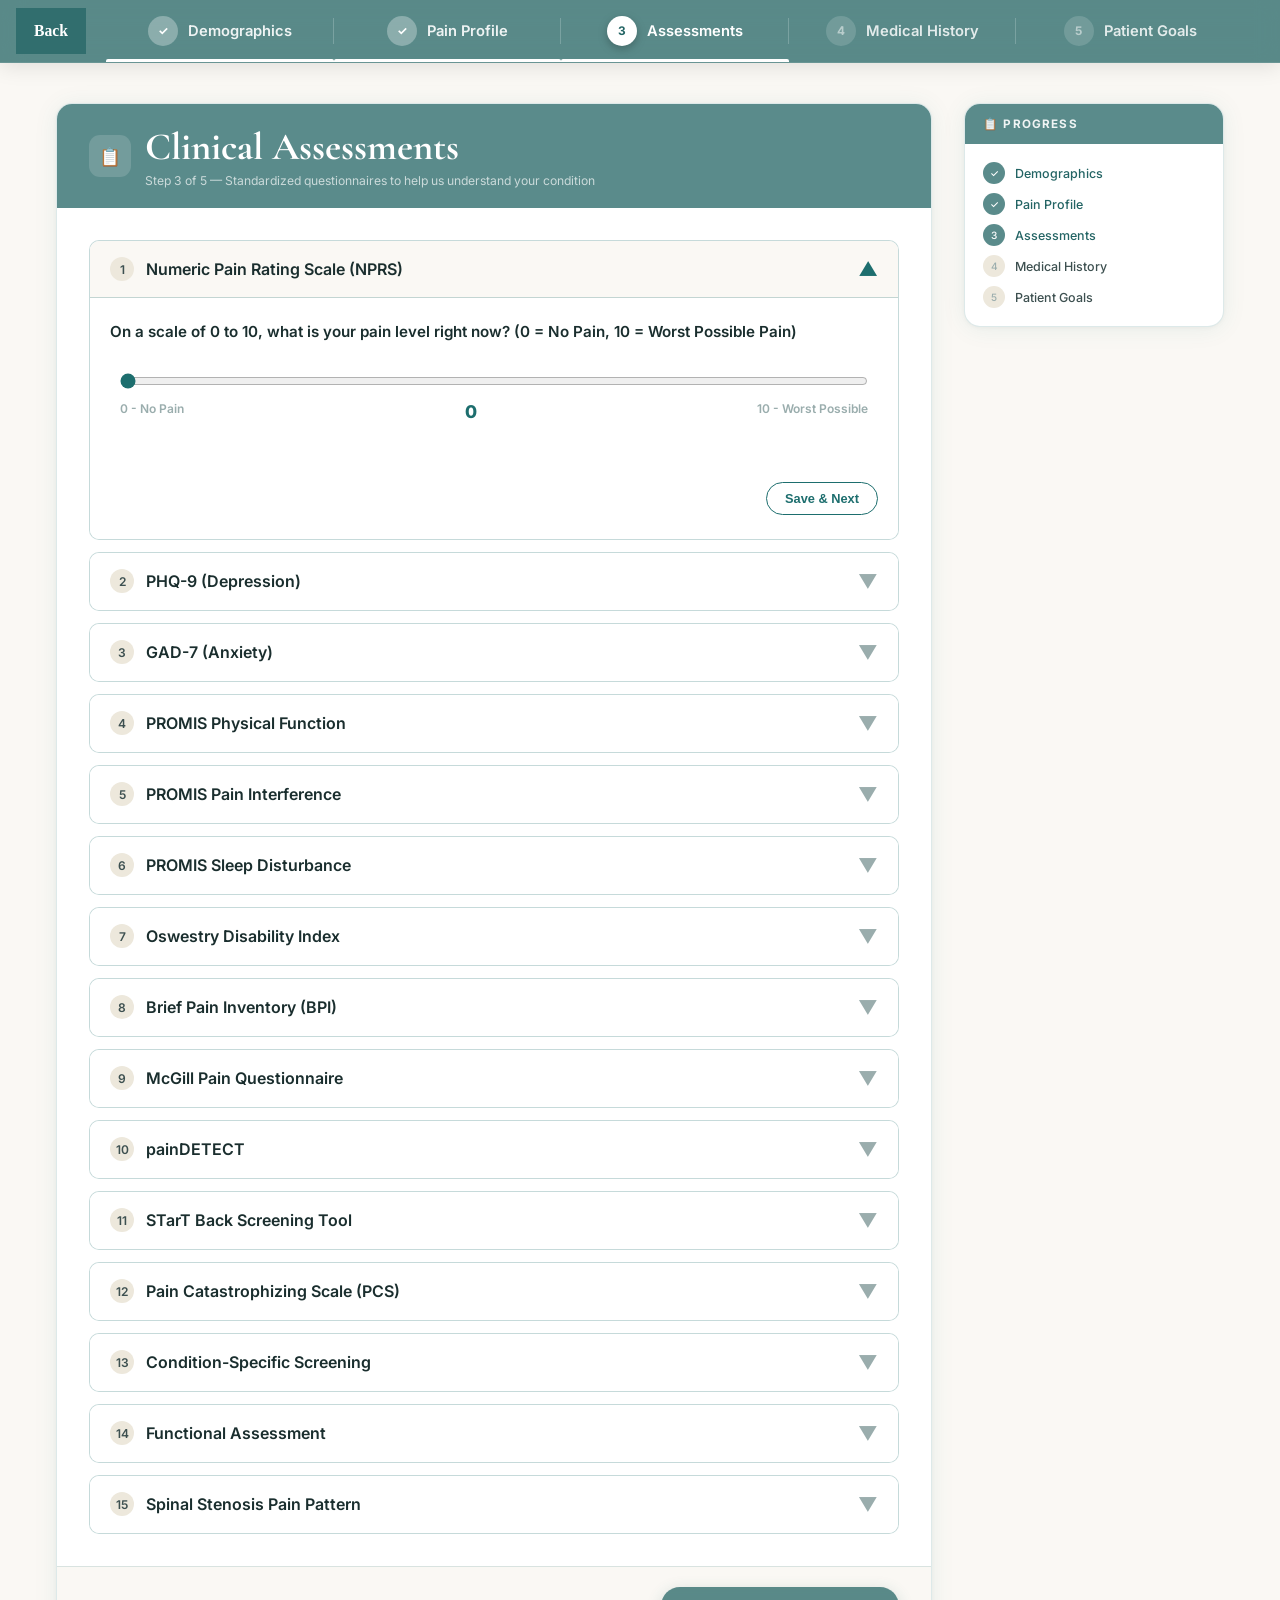
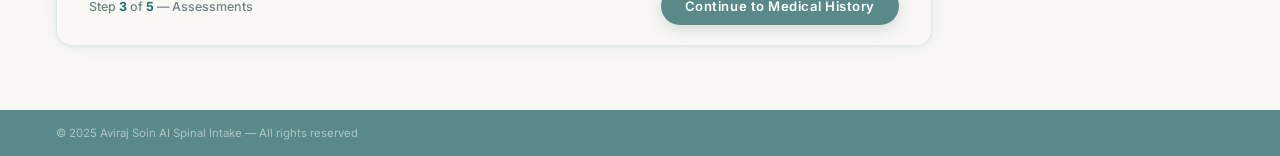
<file: spinalProject/assessments.html>
<!DOCTYPE html>
<html lang="en">

<head>
    <meta charset="UTF-8">
    <meta name="viewport" content="width=device-width, initial-scale=1.0">
    <title>Assessments – Aviraj Soin AI Spinal Intake</title>
    <link rel="preconnect" href="https://fonts.googleapis.com">
    <link rel="preconnect" href="https://fonts.gstatic.com" crossorigin>
    <link
        href="https://fonts.googleapis.com/css2?family=Cormorant+Garamond:ital,wght@0,400;0,600;0,700;1,400;1,600&family=Inter:wght@300;400;500;600;700&display=swap"
        rel="stylesheet">
    <link rel="stylesheet" href="intake.css">

    <style>
        .accordion {
            display: flex;
            flex-direction: column;
            gap: 12px;
        }

        .acc-item {
            border: 1px solid var(--border-mid);
            border-radius: var(--radius-sm);
            background: #fff;
            overflow: hidden;
            transition: var(--transition);
        }

        .acc-item.completed {
            border-color: var(--teal-light);
            background: var(--teal-faint);
        }

        .acc-header {
            padding: 16px 20px;
            cursor: pointer;
            display: flex;
            align-items: center;
            justify-content: space-between;
            font-weight: 600;
            color: var(--text-dark);
            user-select: none;
            background: #fff;
            border-bottom: 1px solid transparent;
            transition: var(--transition);
        }

        .acc-item.active .acc-header {
            border-bottom-color: var(--border-mid);
            background: var(--parchment);
        }

        .acc-item.completed .acc-header {
            background: transparent;
        }

        .acc-header:hover {
            background: var(--parchment);
        }

        .acc-title {
            display: flex;
            align-items: center;
            gap: 12px;
        }

        .acc-badge {
            display: flex;
            align-items: center;
            justify-content: center;
            width: 24px;
            height: 24px;
            border-radius: 50%;
            background: var(--cream-dark);
            color: var(--text-mid);
            font-size: 0.75rem;
        }

        .acc-item.completed .acc-badge {
            background: var(--teal-mid);
            color: #fff;
        }

        .acc-score {
            font-size: 0.75rem;
            color: var(--teal-dark);
            font-weight: 700;
            background: rgba(255, 255, 255, 0.6);
            padding: 2px 8px;
            border-radius: 30px;
            display: none;
        }

        .acc-item.completed .acc-score {
            display: inline-block;
        }

        .acc-icon {
            font-size: 1.2rem;
            color: var(--text-muted);
            transition: transform 0.3s ease;
        }

        .acc-item.active .acc-icon {
            transform: rotate(180deg);
            color: var(--teal-dark);
        }

        .acc-content {
            display: none;
            padding: 24px 20px;
            background: #fff;
        }

        .acc-item.active .acc-content {
            display: block;
            animation: fadeIn 0.3s ease;
        }

        @keyframes fadeIn {
            from {
                opacity: 0;
                transform: translateY(-4px);
            }

            to {
                opacity: 1;
                transform: translateY(0);
            }
        }

        .survey-q {
            margin-bottom: 4px;
            padding-bottom: 16px;
            /* border-bottom: 1px dashed var(--border); */
        }

        .survey-q:last-child {
            margin-bottom: 0;
            padding-bottom: 0;
            border-bottom: none;
        }

        .survey-label {
            font-size: 0.95rem;
            font-weight: 600;
            color: var(--text-dark);
            margin-bottom: 12px;
            display: block;
        }

        /* Standard Likert Row */
        .likert-group {
            display: flex;
            gap: 8px;
            flex-wrap: wrap;
        }

        .likert-opt {
            flex: 1;
            min-width: 80px;
            text-align: center;
        }

        .likert-opt input[type="radio"],
        .likert-opt input[type="checkbox"] {
            display: none;
        }

        .likert-opt label {
            font-family: georia;
            display: block;
            padding: 10px 8px;
            background: #fff;
            border: 1px solid var(--border-mid);
            border-radius: var(--radius-sm);
            cursor: pointer;
            font-size: 0.75rem;
            color: var(--text-mid);
            transition: var(--transition);
            font-weight: 500;
            text-transform: none;
            letter-spacing: normal;
        }

        .likert-opt input[type="radio"]:checked+label,
        .likert-opt input[type="checkbox"]:checked+label {
            background: #1d6e6ec7;
            color: #fff;
            border-color: #1d6e6ec7;
            box-shadow: 0 4px 10px rgba(29, 110, 110, 0.2);
        }

        /* NPRS Slider specialized styling */
        .nprs-wrap {
            padding: 20px 10px;
        }

        input[type="range"] {
            width: 100%;
            accent-color: var(--teal-dark);
            cursor: pointer;
        }

        .nprs-labels {
            display: flex;
            justify-content: space-between;
            font-size: 0.75rem;
            color: var(--text-muted);
            margin-top: 8px;
            font-weight: 600;
        }

        .action-row {
            margin-top: 24px;
            display: flex;
            justify-content: flex-end;
        }

        .btn-outline {
            background: transparent;
            color: var(--teal-dark);
            border: 1.5px solid var(--teal-dark);
            padding: 8px 18px;
            border-radius: 50px;
            font-size: 0.8rem;
            font-weight: 600;
            cursor: pointer;
            transition: var(--transition);
        }

        .btn-outline:hover {
            background: var(--teal-faint);
        }
    </style>
</head>

<body>
    <div class="page-wrap">
        <nav class="progress-band" aria-label="Form progress">
            <div class="progress-inner">
                <a href="pain-profile.html" class="back-link"><span>Back</span></a>
                <div class="progress-steps">
                    <div class="step-node done">
                        <div class="step-circle">✓</div><span class="step-label">Demographics</span>
                        <div class="step-bar"></div>
                    </div>
                    <div class="step-node done">
                        <div class="step-circle">✓</div><span class="step-label">Pain Profile</span>
                        <div class="step-bar"></div>
                    </div>
                    <div class="step-node active">
                        <div class="step-circle">3</div><span class="step-label">Assessments</span>
                        <div class="step-bar"></div>
                    </div>
                    <div class="step-node upcoming">
                        <div class="step-circle">4</div><span class="step-label">Medical History</span>
                    </div>
                    <div class="step-node upcoming">
                        <div class="step-circle">5</div><span class="step-label">Patient Goals</span>
                    </div>
                </div>
            </div>
        </nav>

        <div class="main-content">
            <div class="form-card">
                <div class="card-topbar">
                    <div class="topbar-icon">📋</div>
                    <div class="topbar-text">
                        <h2>Clinical Assessments</h2>
                        <p>Step 3 of 5 — Standardized questionnaires to help us understand your condition</p>
                    </div>
                </div>

                <div class="form-body">

                    <div id="val-banner" role="alert">
                        <span>⚠️</span>
                        <span id="val-msg">Please complete all surveys before continuing.</span>
                    </div>

                    <div class="accordion" id="surveysContainer">

                        <!-- 1. NPRS -->
                        <div class="acc-item" id="survey-nprs">
                            <div class="acc-header" onclick="toggleAcc('survey-nprs')">
                                <div class="acc-title">
                                    <div class="acc-badge">1</div>
                                    Numeric Pain Rating Scale (NPRS)
                                    <span class="acc-score" id="score-nprs">Score: 0</span>
                                </div>
                                <div class="acc-icon">▼</div>
                            </div>
                            <div class="acc-content">
                                <div class="survey-q">
                                    <span class="survey-label">On a scale of 0 to 10, what is your pain level right now?
                                        (0 = No Pain, 10 = Worst Possible Pain)</span>
                                    <div class="nprs-wrap">
                                        <input type="range" id="nprs_val" name="nprs_val" min="0" max="10" value="0"
                                            oninput="updateRangeLabel('nprs_val', 'nprs_display'); markAccDone('survey-nprs', this.value);">
                                        <div class="nprs-labels">
                                            <span>0 - No Pain</span>
                                            <span style="color:var(--teal-dark); font-weight: 800; font-size:1.1rem;"
                                                id="nprs_display">0</span>
                                            <span>10 - Worst Possible</span>
                                        </div>
                                    </div>
                                </div>
                                <div class="action-row">
                                    <button type="button" class="btn-outline"
                                        onclick="nextAcc('survey-nprs', 'survey-phq9')">Save & Next</button>
                                </div>
                            </div>
                        </div>

                        <!-- 2. PHQ-9 (Depression) -->
                        <div class="acc-item" id="survey-phq9">
                            <div class="acc-header" onclick="toggleAcc('survey-phq9')">
                                <div class="acc-title">
                                    <div class="acc-badge">2</div>
                                    PHQ-9 (Depression)
                                    <span class="acc-score" id="score-phq9">Score: 0</span>
                                </div>
                                <div class="acc-icon">▼</div>
                            </div>
                            <div class="acc-content">
                                <p style="font-size:0.8rem; color:var(--text-muted); margin-bottom: 16px;">Over the last
                                    2 weeks, how often have you been bothered by any of the following problems?</p>

                                <div id="phq9-questions"></div>

                                <div class="action-row">
                                    <button type="button" class="btn-outline"
                                        onclick="calcPHQ9(); nextAcc('survey-phq9', 'survey-gad7')">Save & Next</button>
                                </div>
                            </div>
                        </div>

                        <!-- 3. GAD-7 (Anxiety) -->
                        <div class="acc-item" id="survey-gad7">
                            <div class="acc-header" onclick="toggleAcc('survey-gad7')">
                                <div class="acc-title">
                                    <div class="acc-badge">3</div>
                                    GAD-7 (Anxiety)
                                    <span class="acc-score" id="score-gad7">Score: 0</span>
                                </div>
                                <div class="acc-icon">▼</div>
                            </div>
                            <div class="acc-content">
                                <p style="font-size:0.8rem; color:var(--text-muted); margin-bottom: 16px;">Over the last
                                    2 weeks, how often have you been bothered by the following problems?</p>

                                <div id="gad7-questions"></div>

                                <div class="action-row">
                                    <button type="button" class="btn-outline"
                                        onclick="calcGAD7(); nextAcc('survey-gad7', 'survey-promis-pf')">Save &
                                        Next</button>
                                </div>
                            </div>
                        </div>

                        <!-- 4. PROMIS Physical Function -->
                        <div class="acc-item" id="survey-promis-pf">
                            <div class="acc-header" onclick="toggleAcc('survey-promis-pf')">
                                <div class="acc-title">
                                    <div class="acc-badge">4</div>
                                    PROMIS Physical Function
                                    <span class="acc-score" id="score-promis-pf">T-Score: 50</span>
                                </div>
                                <div class="acc-icon">▼</div>
                            </div>
                            <div class="acc-content">
                                <p style="font-size:0.8rem; color:var(--text-muted); margin-bottom: 16px;">Are you able
                                    to do the following tasks?</p>

                                <div id="promis-pf-questions"></div>

                                <div class="action-row">
                                    <button type="button" class="btn-outline"
                                        onclick="calcPROMIS('pf'); nextAcc('survey-promis-pf', 'survey-promis-pi')">Save
                                        & Next</button>
                                </div>
                            </div>
                        </div>

                        <!-- 5. PROMIS Pain Interference -->
                        <div class="acc-item" id="survey-promis-pi">
                            <div class="acc-header" onclick="toggleAcc('survey-promis-pi')">
                                <div class="acc-title">
                                    <div class="acc-badge">5</div>
                                    PROMIS Pain Interference
                                    <span class="acc-score" id="score-promis-pi">T-Score: 50</span>
                                </div>
                                <div class="acc-icon">▼</div>
                            </div>
                            <div class="acc-content">
                                <p style="font-size:0.8rem; color:var(--text-muted); margin-bottom: 16px;">In the past 7
                                    days...</p>

                                <div id="promis-pi-questions"></div>

                                <div class="action-row">
                                    <button type="button" class="btn-outline"
                                        onclick="calcPROMIS('pi'); nextAcc('survey-promis-pi', 'survey-promis-sd')">Save
                                        & Next</button>
                                </div>
                            </div>
                        </div>

                        <!-- 6. PROMIS Sleep Disturbance -->
                        <div class="acc-item" id="survey-promis-sd">
                            <div class="acc-header" onclick="toggleAcc('survey-promis-sd')">
                                <div class="acc-title">
                                    <div class="acc-badge">6</div>
                                    PROMIS Sleep Disturbance
                                    <span class="acc-score" id="score-promis-sd">T-Score: 50</span>
                                </div>
                                <div class="acc-icon">▼</div>
                            </div>
                            <div class="acc-content">
                                <p style="font-size:0.8rem; color:var(--text-muted); margin-bottom: 16px;">In the past 7
                                    days...</p>

                                <div id="promis-sd-questions"></div>

                                <div class="action-row">
                                    <button type="button" class="btn-outline"
                                        onclick="calcPROMIS('sd'); nextAcc('survey-promis-sd', 'survey-odi')">Save &
                                        Next</button>
                                </div>
                            </div>
                        </div>

                        <!-- Other Surveys Placholders to reach 12 limit per requirements -->
                        <!-- 7. ODI -->
                        <div class="acc-item" id="survey-odi">
                            <div class="acc-header" onclick="toggleAcc('survey-odi')">
                                <div class="acc-title">
                                    <div class="acc-badge">7</div> Oswestry Disability Index
                                </div>
                                <div class="acc-icon">▼</div>
                            </div>
                            <div class="acc-content">
                                <p style="font-size:0.85rem; color:var(--text-mid); margin-bottom: 16px;">This section
                                    is designed to give us information as to how your back pain affects your ability to
                                    manage in everyday life.</p>
                                <div id="odi-questions"></div>
                                <div class="action-row">
                                    <button type="button" class="btn-outline"
                                        onclick="calcODI(); nextAcc('survey-odi', 'survey-bpi')">Save & Next</button>
                                </div>
                            </div>
                        </div>

                        <!-- 8. BPI -->
                        <div class="acc-item" id="survey-bpi">
                            <div class="acc-header" onclick="toggleAcc('survey-bpi')">
                                <div class="acc-title">
                                    <div class="acc-badge">8</div> Brief Pain Inventory (BPI)
                                    <span class="acc-score" id="score-bpi">Score: 0</span>
                                </div>
                                <div class="acc-icon">▼</div>
                            </div>
                            <div class="acc-content">
                                <p style="font-size:0.8rem; color:var(--text-muted); margin-bottom: 16px;">Rate your
                                    pain by selecting the number that best describes your pain.</p>
                                <div id="bpi-questions"></div>
                                <div class="action-row">
                                    <button type="button" class="btn-outline"
                                        onclick="calcSumThenNext('bpi', 4, 'survey-bpi', 'survey-mcgill')">Save &
                                        Next</button>
                                </div>
                            </div>
                        </div>

                        <!-- 9. McGill Pain Questionnaire -->
                        <div class="acc-item" id="survey-mcgill">
                            <div class="acc-header" onclick="toggleAcc('survey-mcgill')">
                                <div class="acc-title">
                                    <div class="acc-badge">9</div> McGill Pain Questionnaire
                                    <span class="acc-score" id="score-mcgill">Score: 0</span>
                                </div>
                                <div class="acc-icon">▼</div>
                            </div>
                            <div class="acc-content">
                                <p style="font-size:0.8rem; color:var(--text-muted); margin-bottom: 16px;">How would you
                                    describe your pain right now?</p>
                                <div id="mcgill-questions"></div>
                                <div class="action-row">
                                    <button type="button" class="btn-outline"
                                        onclick="calcSumThenNext('mcgill', 4, 'survey-mcgill', 'survey-paindetect')">Save
                                        & Next</button>
                                </div>
                            </div>
                        </div>

                        <!-- 10. painDETECT -->
                        <div class="acc-item" id="survey-paindetect">
                            <div class="acc-header" onclick="toggleAcc('survey-paindetect')">
                                <div class="acc-title">
                                    <div class="acc-badge">10</div> painDETECT
                                    <span class="acc-score" id="score-paindetect">Score: 0</span>
                                </div>
                                <div class="acc-icon">▼</div>
                            </div>
                            <div class="acc-content">
                                <p style="font-size:0.8rem; color:var(--text-muted); margin-bottom: 16px;">Do you suffer
                                    from a burning sensation, tingling, or numbness?</p>
                                <div id="paindetect-questions"></div>
                                <div class="action-row">
                                    <button type="button" class="btn-outline"
                                        onclick="calcSumThenNext('pd', 5, 'survey-paindetect', 'survey-startback')">Save
                                        & Next</button>
                                </div>
                            </div>
                        </div>

                        <!-- 11. STarT Back -->
                        <div class="acc-item" id="survey-startback">
                            <div class="acc-header" onclick="toggleAcc('survey-startback')">
                                <div class="acc-title">
                                    <div class="acc-badge">11</div> STarT Back Screening Tool
                                    <span class="acc-score" id="score-startback">Score: 0</span>
                                </div>
                                <div class="acc-icon">▼</div>
                            </div>
                            <div class="acc-content">
                                <p style="font-size:0.8rem; color:var(--text-muted); margin-bottom: 16px;">Thinking
                                    about the last 2 weeks...</p>
                                <div id="startback-questions"></div>
                                <div class="action-row">
                                    <button type="button" class="btn-outline"
                                        onclick="calcSumThenNext('sb', 5, 'survey-startback', 'survey-pcs')">Save &
                                        Next</button>
                                </div>
                            </div>
                        </div>

                        <!-- 12. PCS -->
                        <div class="acc-item" id="survey-pcs">
                            <div class="acc-header" onclick="toggleAcc('survey-pcs')">
                                <div class="acc-title">
                                    <div class="acc-badge">12</div> Pain Catastrophizing Scale (PCS)
                                    <span class="acc-score" id="score-pcs">Score: 0</span>
                                </div>
                                <div class="acc-icon">▼</div>
                            </div>
                            <div class="acc-content">
                                <p style="font-size:0.8rem; color:var(--text-muted); margin-bottom: 16px;">Everyone
                                    experiences painful situations at some point in their lives...</p>
                                <div id="pcs-questions"></div>
                                <div class="action-row">
                                    <button type="button" class="btn-outline"
                                        onclick="calcSumThenNext('pcs', 5, 'survey-pcs', null)">Mark Complete</button>
                                </div>
                            </div>
                        </div>


                        <!-- 13. Condition-Specific Screening -->
                        <div class="acc-item" id="survey-cond">
                            <div class="acc-header" onclick="toggleAcc('survey-cond')">
                                <div class="acc-title">
                                    <div class="acc-badge">13</div> Condition-Specific Screening
                                    <span class="acc-score" id="score-cond" style="display:none;"></span>
                                </div>
                                <div class="acc-icon">▼</div>
                            </div>
                            <div class="acc-content" id="cond-questions">
                                <h4
                                    style='margin-top:16px; margin-bottom:12px; color:var(--teal-dark); border-bottom:1px solid var(--border-mid); padding-bottom:4px;'>
                                    Lumbar Spinal Stenosis (Neurogenic Claudication) Walking/Standing</h4>

                                <div class="survey-q">
                                    <span class="survey-label">1. How long can you stand before you need to sit?</span>
                                    <input type="text" id="cond_txt_0"
                                        style="width:100%; padding:10px; border:1px solid var(--border-mid); border-radius:4px;"
                                        oninput="saveDraft()">
                                </div>
                                <div class="survey-q">
                                    <span class="survey-label">2. How far can you walk before symptoms force you to
                                        stop?</span>
                                    <input type="text" id="cond_txt_1"
                                        style="width:100%; padding:10px; border:1px solid var(--border-mid); border-radius:4px;"
                                        oninput="saveDraft()">
                                </div>
                                <div class="survey-q">
                                    <span class="survey-label">3. Are your symptoms worse while standing?</span>
                                    <div class="likert-group">
                                        <div class="likert-opt"><input type="radio" id="cond_2_0" name="cond_2"
                                                value="0" onchange="saveDraft()"><label for="cond_2_0">No</label></div>
                                        <div class="likert-opt"><input type="radio" id="cond_2_1" name="cond_2"
                                                value="1" onchange="saveDraft()"><label for="cond_2_1">Yes</label></div>
                                    </div>
                                </div>
                                <div class="survey-q">
                                    <span class="survey-label">4. Are your symptoms worse while walking?</span>
                                    <div class="likert-group">
                                        <div class="likert-opt"><input type="radio" id="cond_3_0" name="cond_3"
                                                value="0" onchange="saveDraft()"><label for="cond_3_0">No</label></div>
                                        <div class="likert-opt"><input type="radio" id="cond_3_1" name="cond_3"
                                                value="1" onchange="saveDraft()"><label for="cond_3_1">Yes</label></div>
                                    </div>
                                </div>
                                <div class="survey-q">
                                    <span class="survey-label">5. Are symptoms relieved within a few minutes of
                                        sitting?</span>
                                    <div class="likert-group">
                                        <div class="likert-opt"><input type="radio" id="cond_4_0" name="cond_4"
                                                value="0" onchange="saveDraft()"><label for="cond_4_0">No</label></div>
                                        <div class="likert-opt"><input type="radio" id="cond_4_1" name="cond_4"
                                                value="1" onchange="saveDraft()"><label for="cond_4_1">Yes</label></div>
                                    </div>
                                </div>
                                <div class="survey-q">
                                    <span class="survey-label">6. Can you walk farther while leaning on a shopping
                                        cart?</span>
                                    <div class="likert-group">
                                        <div class="likert-opt"><input type="radio" id="cond_5_0" name="cond_5"
                                                value="0" onchange="saveDraft()"><label for="cond_5_0">No</label></div>
                                        <div class="likert-opt"><input type="radio" id="cond_5_1" name="cond_5"
                                                value="1" onchange="saveDraft()"><label for="cond_5_1">Yes</label></div>
                                    </div>
                                </div>
                                <div class="survey-q">
                                    <span class="survey-label">7. Can you ride a bicycle farther than you can
                                        walk?</span>
                                    <div class="likert-group">
                                        <div class="likert-opt"><input type="radio" id="cond_6_0" name="cond_6"
                                                value="0" onchange="saveDraft()"><label for="cond_6_0">No</label></div>
                                        <div class="likert-opt"><input type="radio" id="cond_6_1" name="cond_6"
                                                value="1" onchange="saveDraft()"><label for="cond_6_1">Yes</label></div>
                                    </div>
                                </div>
                                <div class="survey-q">
                                    <span class="survey-label">8. Is walking downhill worse than uphill?</span>
                                    <div class="likert-group">
                                        <div class="likert-opt"><input type="radio" id="cond_7_0" name="cond_7"
                                                value="0" onchange="saveDraft()"><label for="cond_7_0">No</label></div>
                                        <div class="likert-opt"><input type="radio" id="cond_7_1" name="cond_7"
                                                value="1" onchange="saveDraft()"><label for="cond_7_1">Yes</label></div>
                                    </div>
                                </div>
                                <div class="survey-q">
                                    <span class="survey-label">9. Do you lean forward while walking?</span>
                                    <div class="likert-group">
                                        <div class="likert-opt"><input type="radio" id="cond_8_0" name="cond_8"
                                                value="0" onchange="saveDraft()"><label for="cond_8_0">No</label></div>
                                        <div class="likert-opt"><input type="radio" id="cond_8_1" name="cond_8"
                                                value="1" onchange="saveDraft()"><label for="cond_8_1">Yes</label></div>
                                    </div>
                                </div>
                                <div class="survey-q">
                                    <span class="survey-label">10. Do your legs feel heavy or tired when walking?</span>
                                    <div class="likert-group">
                                        <div class="likert-opt"><input type="radio" id="cond_9_0" name="cond_9"
                                                value="0" onchange="saveDraft()"><label for="cond_9_0">No</label></div>
                                        <div class="likert-opt"><input type="radio" id="cond_9_1" name="cond_9"
                                                value="1" onchange="saveDraft()"><label for="cond_9_1">Yes</label></div>
                                    </div>
                                </div>
                                <div class="survey-q">
                                    <span class="survey-label">11. Do both legs hurt?</span>
                                    <div class="likert-group">
                                        <div class="likert-opt"><input type="radio" id="cond_10_0" name="cond_10"
                                                value="0" onchange="saveDraft()"><label for="cond_10_0">No</label></div>
                                        <div class="likert-opt"><input type="radio" id="cond_10_1" name="cond_10"
                                                value="1" onchange="saveDraft()"><label for="cond_10_1">Yes</label>
                                        </div>
                                    </div>
                                </div>
                                <div class="survey-q">
                                    <span class="survey-label">12. Do symptoms involve the buttocks?</span>
                                    <div class="likert-group">
                                        <div class="likert-opt"><input type="radio" id="cond_11_0" name="cond_11"
                                                value="0" onchange="saveDraft()"><label for="cond_11_0">No</label></div>
                                        <div class="likert-opt"><input type="radio" id="cond_11_1" name="cond_11"
                                                value="1" onchange="saveDraft()"><label for="cond_11_1">Yes</label>
                                        </div>
                                    </div>
                                </div>
                                <div class="survey-q">
                                    <span class="survey-label">13. Do symptoms improve when bending forward?</span>
                                    <div class="likert-group">
                                        <div class="likert-opt"><input type="radio" id="cond_12_0" name="cond_12"
                                                value="0" onchange="saveDraft()"><label for="cond_12_0">No</label></div>
                                        <div class="likert-opt"><input type="radio" id="cond_12_1" name="cond_12"
                                                value="1" onchange="saveDraft()"><label for="cond_12_1">Yes</label>
                                        </div>
                                    </div>
                                </div>
                                <div class="survey-q">
                                    <span class="survey-label">14. Do you avoid standing because of leg pain?</span>
                                    <div class="likert-group">
                                        <div class="likert-opt"><input type="radio" id="cond_13_0" name="cond_13"
                                                value="0" onchange="saveDraft()"><label for="cond_13_0">No</label></div>
                                        <div class="likert-opt"><input type="radio" id="cond_13_1" name="cond_13"
                                                value="1" onchange="saveDraft()"><label for="cond_13_1">Yes</label>
                                        </div>
                                    </div>
                                </div>
                                <div class="survey-q">
                                    <span class="survey-label">15. Have your walking distance progressively
                                        decreased?</span>
                                    <div class="likert-group">
                                        <div class="likert-opt"><input type="radio" id="cond_14_0" name="cond_14"
                                                value="0" onchange="saveDraft()"><label for="cond_14_0">No</label></div>
                                        <div class="likert-opt"><input type="radio" id="cond_14_1" name="cond_14"
                                                value="1" onchange="saveDraft()"><label for="cond_14_1">Yes</label>
                                        </div>
                                    </div>
                                </div>
                                <h4
                                    style='margin-top:16px; margin-bottom:12px; color:var(--teal-dark); border-bottom:1px solid var(--border-mid); padding-bottom:4px;'>
                                    Lumbar Radiculopathy (Disc Herniation/ Nerve Root Compression)Leg Pain</h4>

                                <div class="survey-q">
                                    <span class="survey-label">16. Does pain travel below your knee?</span>
                                    <div class="likert-group">
                                        <div class="likert-opt"><input type="radio" id="cond_15_0" name="cond_15"
                                                value="0" onchange="saveDraft()"><label for="cond_15_0">No</label></div>
                                        <div class="likert-opt"><input type="radio" id="cond_15_1" name="cond_15"
                                                value="1" onchange="saveDraft()"><label for="cond_15_1">Yes</label>
                                        </div>
                                    </div>
                                </div>
                                <div class="survey-q">
                                    <span class="survey-label">17. Does pain go into your foot?</span>
                                    <div class="likert-group">
                                        <div class="likert-opt"><input type="radio" id="cond_16_0" name="cond_16"
                                                value="0" onchange="saveDraft()"><label for="cond_16_0">No</label></div>
                                        <div class="likert-opt"><input type="radio" id="cond_16_1" name="cond_16"
                                                value="1" onchange="saveDraft()"><label for="cond_16_1">Yes</label>
                                        </div>
                                    </div>
                                </div>
                                <div class="survey-q">
                                    <span class="survey-label">18. Which toes become numb?</span>
                                    <input type="text" id="cond_txt_17"
                                        style="width:100%; padding:10px; border:1px solid var(--border-mid); border-radius:4px;"
                                        oninput="saveDraft()">
                                </div>
                                <div class="survey-q">
                                    <span class="survey-label">19. Is one leg worse than the other?</span>
                                    <div class="likert-group">
                                        <div class="likert-opt"><input type="radio" id="cond_18_0" name="cond_18"
                                                value="0" onchange="saveDraft()"><label for="cond_18_0">No</label></div>
                                        <div class="likert-opt"><input type="radio" id="cond_18_1" name="cond_18"
                                                value="1" onchange="saveDraft()"><label for="cond_18_1">Yes</label>
                                        </div>
                                    </div>
                                </div>
                                <div class="survey-q">
                                    <span class="survey-label">20. Is your leg pain worse than your back pain?</span>
                                    <div class="likert-group">
                                        <div class="likert-opt"><input type="radio" id="cond_19_0" name="cond_19"
                                                value="0" onchange="saveDraft()"><label for="cond_19_0">No</label></div>
                                        <div class="likert-opt"><input type="radio" id="cond_19_1" name="cond_19"
                                                value="1" onchange="saveDraft()"><label for="cond_19_1">Yes</label>
                                        </div>
                                    </div>
                                </div>
                                <div class="survey-q">
                                    <span class="survey-label">21. Did the pain begin suddenly?</span>
                                    <div class="likert-group">
                                        <div class="likert-opt"><input type="radio" id="cond_20_0" name="cond_20"
                                                value="0" onchange="saveDraft()"><label for="cond_20_0">No</label></div>
                                        <div class="likert-opt"><input type="radio" id="cond_20_1" name="cond_20"
                                                value="1" onchange="saveDraft()"><label for="cond_20_1">Yes</label>
                                        </div>
                                    </div>
                                </div>
                                <div class="survey-q">
                                    <span class="survey-label">22. Did symptoms start after lifting something?</span>
                                    <div class="likert-group">
                                        <div class="likert-opt"><input type="radio" id="cond_21_0" name="cond_21"
                                                value="0" onchange="saveDraft()"><label for="cond_21_0">No</label></div>
                                        <div class="likert-opt"><input type="radio" id="cond_21_1" name="cond_21"
                                                value="1" onchange="saveDraft()"><label for="cond_21_1">Yes</label>
                                        </div>
                                    </div>
                                </div>
                                <div class="survey-q">
                                    <span class="survey-label">23. Does coughing worsen your pain?</span>
                                    <div class="likert-group">
                                        <div class="likert-opt"><input type="radio" id="cond_22_0" name="cond_22"
                                                value="0" onchange="saveDraft()"><label for="cond_22_0">No</label></div>
                                        <div class="likert-opt"><input type="radio" id="cond_22_1" name="cond_22"
                                                value="1" onchange="saveDraft()"><label for="cond_22_1">Yes</label>
                                        </div>
                                    </div>
                                </div>
                                <div class="survey-q">
                                    <span class="survey-label">24. Does sneezing worsen your pain?</span>
                                    <div class="likert-group">
                                        <div class="likert-opt"><input type="radio" id="cond_23_0" name="cond_23"
                                                value="0" onchange="saveDraft()"><label for="cond_23_0">No</label></div>
                                        <div class="likert-opt"><input type="radio" id="cond_23_1" name="cond_23"
                                                value="1" onchange="saveDraft()"><label for="cond_23_1">Yes</label>
                                        </div>
                                    </div>
                                </div>
                                <div class="survey-q">
                                    <span class="survey-label">25. Does straining worsen your pain?</span>
                                    <div class="likert-group">
                                        <div class="likert-opt"><input type="radio" id="cond_24_0" name="cond_24"
                                                value="0" onchange="saveDraft()"><label for="cond_24_0">No</label></div>
                                        <div class="likert-opt"><input type="radio" id="cond_24_1" name="cond_24"
                                                value="1" onchange="saveDraft()"><label for="cond_24_1">Yes</label>
                                        </div>
                                    </div>
                                </div>
                                <div class="survey-q">
                                    <span class="survey-label">26. Is sitting worse than standing?</span>
                                    <div class="likert-group">
                                        <div class="likert-opt"><input type="radio" id="cond_25_0" name="cond_25"
                                                value="0" onchange="saveDraft()"><label for="cond_25_0">No</label></div>
                                        <div class="likert-opt"><input type="radio" id="cond_25_1" name="cond_25"
                                                value="1" onchange="saveDraft()"><label for="cond_25_1">Yes</label>
                                        </div>
                                    </div>
                                </div>
                                <div class="survey-q">
                                    <span class="survey-label">27. Does driving increase symptoms?</span>
                                    <div class="likert-group">
                                        <div class="likert-opt"><input type="radio" id="cond_26_0" name="cond_26"
                                                value="0" onchange="saveDraft()"><label for="cond_26_0">No</label></div>
                                        <div class="likert-opt"><input type="radio" id="cond_26_1" name="cond_26"
                                                value="1" onchange="saveDraft()"><label for="cond_26_1">Yes</label>
                                        </div>
                                    </div>
                                </div>
                                <div class="survey-q">
                                    <span class="survey-label">28. Does straightening your leg while sitting increase
                                        pain?</span>
                                    <div class="likert-group">
                                        <div class="likert-opt"><input type="radio" id="cond_27_0" name="cond_27"
                                                value="0" onchange="saveDraft()"><label for="cond_27_0">No</label></div>
                                        <div class="likert-opt"><input type="radio" id="cond_27_1" name="cond_27"
                                                value="1" onchange="saveDraft()"><label for="cond_27_1">Yes</label>
                                        </div>
                                    </div>
                                </div>
                                <div class="survey-q">
                                    <span class="survey-label">29. Do you have numbness?</span>
                                    <div class="likert-group">
                                        <div class="likert-opt"><input type="radio" id="cond_28_0" name="cond_28"
                                                value="0" onchange="saveDraft()"><label for="cond_28_0">No</label></div>
                                        <div class="likert-opt"><input type="radio" id="cond_28_1" name="cond_28"
                                                value="1" onchange="saveDraft()"><label for="cond_28_1">Yes</label>
                                        </div>
                                    </div>
                                </div>
                                <div class="survey-q">
                                    <span class="survey-label">30. Do you have tingling?</span>
                                    <div class="likert-group">
                                        <div class="likert-opt"><input type="radio" id="cond_29_0" name="cond_29"
                                                value="0" onchange="saveDraft()"><label for="cond_29_0">No</label></div>
                                        <div class="likert-opt"><input type="radio" id="cond_29_1" name="cond_29"
                                                value="1" onchange="saveDraft()"><label for="cond_29_1">Yes</label>
                                        </div>
                                    </div>
                                </div>
                                <div class="survey-q">
                                    <span class="survey-label">31. Have you noticed weakness?</span>
                                    <div class="likert-group">
                                        <div class="likert-opt"><input type="radio" id="cond_30_0" name="cond_30"
                                                value="0" onchange="saveDraft()"><label for="cond_30_0">No</label></div>
                                        <div class="likert-opt"><input type="radio" id="cond_30_1" name="cond_30"
                                                value="1" onchange="saveDraft()"><label for="cond_30_1">Yes</label>
                                        </div>
                                    </div>
                                </div>
                                <div class="survey-q">
                                    <span class="survey-label">32. Does your foot catch while walking?</span>
                                    <div class="likert-group">
                                        <div class="likert-opt"><input type="radio" id="cond_31_0" name="cond_31"
                                                value="0" onchange="saveDraft()"><label for="cond_31_0">No</label></div>
                                        <div class="likert-opt"><input type="radio" id="cond_31_1" name="cond_31"
                                                value="1" onchange="saveDraft()"><label for="cond_31_1">Yes</label>
                                        </div>
                                    </div>
                                </div>
                                <div class="survey-q">
                                    <span class="survey-label">33. Have you tripped because your foot drags?</span>
                                    <div class="likert-group">
                                        <div class="likert-opt"><input type="radio" id="cond_32_0" name="cond_32"
                                                value="0" onchange="saveDraft()"><label for="cond_32_0">No</label></div>
                                        <div class="likert-opt"><input type="radio" id="cond_32_1" name="cond_32"
                                                value="1" onchange="saveDraft()"><label for="cond_32_1">Yes</label>
                                        </div>
                                    </div>
                                </div>
                                <div class="survey-q">
                                    <span class="survey-label">34. Do your symptoms follow the outside of the
                                        leg?</span>
                                    <div class="likert-group">
                                        <div class="likert-opt"><input type="radio" id="cond_33_0" name="cond_33"
                                                value="0" onchange="saveDraft()"><label for="cond_33_0">No</label></div>
                                        <div class="likert-opt"><input type="radio" id="cond_33_1" name="cond_33"
                                                value="1" onchange="saveDraft()"><label for="cond_33_1">Yes</label>
                                        </div>
                                    </div>
                                </div>
                                <div class="survey-q">
                                    <span class="survey-label">35. Front of the thigh?</span>
                                    <div class="likert-group">
                                        <div class="likert-opt"><input type="radio" id="cond_34_0" name="cond_34"
                                                value="0" onchange="saveDraft()"><label for="cond_34_0">No</label></div>
                                        <div class="likert-opt"><input type="radio" id="cond_34_1" name="cond_34"
                                                value="1" onchange="saveDraft()"><label for="cond_34_1">Yes</label>
                                        </div>
                                    </div>
                                </div>
                                <div class="survey-q">
                                    <span class="survey-label">36. Back of the calf?</span>
                                    <div class="likert-group">
                                        <div class="likert-opt"><input type="radio" id="cond_35_0" name="cond_35"
                                                value="0" onchange="saveDraft()"><label for="cond_35_0">No</label></div>
                                        <div class="likert-opt"><input type="radio" id="cond_35_1" name="cond_35"
                                                value="1" onchange="saveDraft()"><label for="cond_35_1">Yes</label>
                                        </div>
                                    </div>
                                </div>
                                <div class="survey-q">
                                    <span class="survey-label">37. Top of the foot?</span>
                                    <div class="likert-group">
                                        <div class="likert-opt"><input type="radio" id="cond_36_0" name="cond_36"
                                                value="0" onchange="saveDraft()"><label for="cond_36_0">No</label></div>
                                        <div class="likert-opt"><input type="radio" id="cond_36_1" name="cond_36"
                                                value="1" onchange="saveDraft()"><label for="cond_36_1">Yes</label>
                                        </div>
                                    </div>
                                </div>
                                <div class="survey-q">
                                    <span class="survey-label">38. Bottom of the foot?</span>
                                    <div class="likert-group">
                                        <div class="likert-opt"><input type="radio" id="cond_37_0" name="cond_37"
                                                value="0" onchange="saveDraft()"><label for="cond_37_0">No</label></div>
                                        <div class="likert-opt"><input type="radio" id="cond_37_1" name="cond_37"
                                                value="1" onchange="saveDraft()"><label for="cond_37_1">Yes</label>
                                        </div>
                                    </div>
                                </div>
                                <h4
                                    style='margin-top:16px; margin-bottom:12px; color:var(--teal-dark); border-bottom:1px solid var(--border-mid); padding-bottom:4px;'>
                                    Lumbar Facet Joint Disease (Lumbar Spondylosis)Mechanical Back Pain</h4>

                                <div class="survey-q">
                                    <span class="survey-label">39. Is your pain mainly in your lower back?</span>
                                    <div class="likert-group">
                                        <div class="likert-opt"><input type="radio" id="cond_38_0" name="cond_38"
                                                value="0" onchange="saveDraft()"><label for="cond_38_0">No</label></div>
                                        <div class="likert-opt"><input type="radio" id="cond_38_1" name="cond_38"
                                                value="1" onchange="saveDraft()"><label for="cond_38_1">Yes</label>
                                        </div>
                                    </div>
                                </div>
                                <div class="survey-q">
                                    <span class="survey-label">40. Does your pain stay above your knees?</span>
                                    <div class="likert-group">
                                        <div class="likert-opt"><input type="radio" id="cond_39_0" name="cond_39"
                                                value="0" onchange="saveDraft()"><label for="cond_39_0">No</label></div>
                                        <div class="likert-opt"><input type="radio" id="cond_39_1" name="cond_39"
                                                value="1" onchange="saveDraft()"><label for="cond_39_1">Yes</label>
                                        </div>
                                    </div>
                                </div>
                                <div class="survey-q">
                                    <span class="survey-label">41. Is the pain worse after standing?</span>
                                    <div class="likert-group">
                                        <div class="likert-opt"><input type="radio" id="cond_40_0" name="cond_40"
                                                value="0" onchange="saveDraft()"><label for="cond_40_0">No</label></div>
                                        <div class="likert-opt"><input type="radio" id="cond_40_1" name="cond_40"
                                                value="1" onchange="saveDraft()"><label for="cond_40_1">Yes</label>
                                        </div>
                                    </div>
                                </div>
                                <div class="survey-q">
                                    <span class="survey-label">42. Is it worse after getting out of bed?</span>
                                    <div class="likert-group">
                                        <div class="likert-opt"><input type="radio" id="cond_41_0" name="cond_41"
                                                value="0" onchange="saveDraft()"><label for="cond_41_0">No</label></div>
                                        <div class="likert-opt"><input type="radio" id="cond_41_1" name="cond_41"
                                                value="1" onchange="saveDraft()"><label for="cond_41_1">Yes</label>
                                        </div>
                                    </div>
                                </div>
                                <div class="survey-q">
                                    <span class="survey-label">43. Is it worse after prolonged sitting?</span>
                                    <div class="likert-group">
                                        <div class="likert-opt"><input type="radio" id="cond_42_0" name="cond_42"
                                                value="0" onchange="saveDraft()"><label for="cond_42_0">No</label></div>
                                        <div class="likert-opt"><input type="radio" id="cond_42_1" name="cond_42"
                                                value="1" onchange="saveDraft()"><label for="cond_42_1">Yes</label>
                                        </div>
                                    </div>
                                </div>
                                <div class="survey-q">
                                    <span class="survey-label">44. Does arching backward increase pain?</span>
                                    <div class="likert-group">
                                        <div class="likert-opt"><input type="radio" id="cond_43_0" name="cond_43"
                                                value="0" onchange="saveDraft()"><label for="cond_43_0">No</label></div>
                                        <div class="likert-opt"><input type="radio" id="cond_43_1" name="cond_43"
                                                value="1" onchange="saveDraft()"><label for="cond_43_1">Yes</label>
                                        </div>
                                    </div>
                                </div>
                                <div class="survey-q">
                                    <span class="survey-label">45. Does twisting worsen pain?</span>
                                    <div class="likert-group">
                                        <div class="likert-opt"><input type="radio" id="cond_44_0" name="cond_44"
                                                value="0" onchange="saveDraft()"><label for="cond_44_0">No</label></div>
                                        <div class="likert-opt"><input type="radio" id="cond_44_1" name="cond_44"
                                                value="1" onchange="saveDraft()"><label for="cond_44_1">Yes</label>
                                        </div>
                                    </div>
                                </div>
                                <div class="survey-q">
                                    <span class="survey-label">46. Does turning in bed hurt?</span>
                                    <div class="likert-group">
                                        <div class="likert-opt"><input type="radio" id="cond_45_0" name="cond_45"
                                                value="0" onchange="saveDraft()"><label for="cond_45_0">No</label></div>
                                        <div class="likert-opt"><input type="radio" id="cond_45_1" name="cond_45"
                                                value="1" onchange="saveDraft()"><label for="cond_45_1">Yes</label>
                                        </div>
                                    </div>
                                </div>
                                <div class="survey-q">
                                    <span class="survey-label">47. Does getting out of a chair hurt?</span>
                                    <div class="likert-group">
                                        <div class="likert-opt"><input type="radio" id="cond_46_0" name="cond_46"
                                                value="0" onchange="saveDraft()"><label for="cond_46_0">No</label></div>
                                        <div class="likert-opt"><input type="radio" id="cond_46_1" name="cond_46"
                                                value="1" onchange="saveDraft()"><label for="cond_46_1">Yes</label>
                                        </div>
                                    </div>
                                </div>
                                <div class="survey-q">
                                    <span class="survey-label">48. Does getting out of a car hurt?</span>
                                    <div class="likert-group">
                                        <div class="likert-opt"><input type="radio" id="cond_47_0" name="cond_47"
                                                value="0" onchange="saveDraft()"><label for="cond_47_0">No</label></div>
                                        <div class="likert-opt"><input type="radio" id="cond_47_1" name="cond_47"
                                                value="1" onchange="saveDraft()"><label for="cond_47_1">Yes</label>
                                        </div>
                                    </div>
                                </div>
                                <div class="survey-q">
                                    <span class="survey-label">49. Is pain worse after inactivity?</span>
                                    <div class="likert-group">
                                        <div class="likert-opt"><input type="radio" id="cond_48_0" name="cond_48"
                                                value="0" onchange="saveDraft()"><label for="cond_48_0">No</label></div>
                                        <div class="likert-opt"><input type="radio" id="cond_48_1" name="cond_48"
                                                value="1" onchange="saveDraft()"><label for="cond_48_1">Yes</label>
                                        </div>
                                    </div>
                                </div>
                                <div class="survey-q">
                                    <span class="survey-label">50. Does walking eventually loosen your back?</span>
                                    <div class="likert-group">
                                        <div class="likert-opt"><input type="radio" id="cond_49_0" name="cond_49"
                                                value="0" onchange="saveDraft()"><label for="cond_49_0">No</label></div>
                                        <div class="likert-opt"><input type="radio" id="cond_49_1" name="cond_49"
                                                value="1" onchange="saveDraft()"><label for="cond_49_1">Yes</label>
                                        </div>
                                    </div>
                                </div>
                                <div class="survey-q">
                                    <span class="survey-label">51. Does stretching improve symptoms?</span>
                                    <div class="likert-group">
                                        <div class="likert-opt"><input type="radio" id="cond_50_0" name="cond_50"
                                                value="0" onchange="saveDraft()"><label for="cond_50_0">No</label></div>
                                        <div class="likert-opt"><input type="radio" id="cond_50_1" name="cond_50"
                                                value="1" onchange="saveDraft()"><label for="cond_50_1">Yes</label>
                                        </div>
                                    </div>
                                </div>
                                <div class="survey-q">
                                    <span class="survey-label">52. Is the pain described as aching?</span>
                                    <div class="likert-group">
                                        <div class="likert-opt"><input type="radio" id="cond_51_0" name="cond_51"
                                                value="0" onchange="saveDraft()"><label for="cond_51_0">No</label></div>
                                        <div class="likert-opt"><input type="radio" id="cond_51_1" name="cond_51"
                                                value="1" onchange="saveDraft()"><label for="cond_51_1">Yes</label>
                                        </div>
                                    </div>
                                </div>
                                <div class="survey-q">
                                    <span class="survey-label">53. Does the pain remain localized?</span>
                                    <div class="likert-group">
                                        <div class="likert-opt"><input type="radio" id="cond_52_0" name="cond_52"
                                                value="0" onchange="saveDraft()"><label for="cond_52_0">No</label></div>
                                        <div class="likert-opt"><input type="radio" id="cond_52_1" name="cond_52"
                                                value="1" onchange="saveDraft()"><label for="cond_52_1">Yes</label>
                                        </div>
                                    </div>
                                </div>
                                <h4
                                    style='margin-top:16px; margin-bottom:12px; color:var(--teal-dark); border-bottom:1px solid var(--border-mid); padding-bottom:4px;'>
                                    Sacroiliac Joint Dysfunction (Sacroiliitis) SI Joint Screening</h4>

                                <div class="survey-q">
                                    <span class="survey-label">54. Is your pain located below your belt line?</span>
                                    <div class="likert-group">
                                        <div class="likert-opt"><input type="radio" id="cond_53_0" name="cond_53"
                                                value="0" onchange="saveDraft()"><label for="cond_53_0">No</label></div>
                                        <div class="likert-opt"><input type="radio" id="cond_53_1" name="cond_53"
                                                value="1" onchange="saveDraft()"><label for="cond_53_1">Yes</label>
                                        </div>
                                    </div>
                                </div>
                                <div class="survey-q">
                                    <span class="survey-label">55. Is one side worse?</span>
                                    <div class="likert-group">
                                        <div class="likert-opt"><input type="radio" id="cond_54_0" name="cond_54"
                                                value="0" onchange="saveDraft()"><label for="cond_54_0">No</label></div>
                                        <div class="likert-opt"><input type="radio" id="cond_54_1" name="cond_54"
                                                value="1" onchange="saveDraft()"><label for="cond_54_1">Yes</label>
                                        </div>
                                    </div>
                                </div>
                                <div class="survey-q">
                                    <span class="survey-label">56. Is the pain directly over the buttock?</span>
                                    <div class="likert-group">
                                        <div class="likert-opt"><input type="radio" id="cond_55_0" name="cond_55"
                                                value="0" onchange="saveDraft()"><label for="cond_55_0">No</label></div>
                                        <div class="likert-opt"><input type="radio" id="cond_55_1" name="cond_55"
                                                value="1" onchange="saveDraft()"><label for="cond_55_1">Yes</label>
                                        </div>
                                    </div>
                                </div>
                                <div class="survey-q">
                                    <span class="survey-label">57. Does pain radiate into the groin?</span>
                                    <div class="likert-group">
                                        <div class="likert-opt"><input type="radio" id="cond_56_0" name="cond_56"
                                                value="0" onchange="saveDraft()"><label for="cond_56_0">No</label></div>
                                        <div class="likert-opt"><input type="radio" id="cond_56_1" name="cond_56"
                                                value="1" onchange="saveDraft()"><label for="cond_56_1">Yes</label>
                                        </div>
                                    </div>
                                </div>
                                <div class="survey-q">
                                    <span class="survey-label">58. Does pain radiate into the back of the thigh?</span>
                                    <div class="likert-group">
                                        <div class="likert-opt"><input type="radio" id="cond_57_0" name="cond_57"
                                                value="0" onchange="saveDraft()"><label for="cond_57_0">No</label></div>
                                        <div class="likert-opt"><input type="radio" id="cond_57_1" name="cond_57"
                                                value="1" onchange="saveDraft()"><label for="cond_57_1">Yes</label>
                                        </div>
                                    </div>
                                </div>
                                <div class="survey-q">
                                    <span class="survey-label">59. Is climbing stairs painful?</span>
                                    <div class="likert-group">
                                        <div class="likert-opt"><input type="radio" id="cond_58_0" name="cond_58"
                                                value="0" onchange="saveDraft()"><label for="cond_58_0">No</label></div>
                                        <div class="likert-opt"><input type="radio" id="cond_58_1" name="cond_58"
                                                value="1" onchange="saveDraft()"><label for="cond_58_1">Yes</label>
                                        </div>
                                    </div>
                                </div>
                                <div class="survey-q">
                                    <span class="survey-label">60. Does standing on one leg worsen pain?</span>
                                    <div class="likert-group">
                                        <div class="likert-opt"><input type="radio" id="cond_59_0" name="cond_59"
                                                value="0" onchange="saveDraft()"><label for="cond_59_0">No</label></div>
                                        <div class="likert-opt"><input type="radio" id="cond_59_1" name="cond_59"
                                                value="1" onchange="saveDraft()"><label for="cond_59_1">Yes</label>
                                        </div>
                                    </div>
                                </div>
                                <div class="survey-q">
                                    <span class="survey-label">61. Does rolling over in bed hurt?</span>
                                    <div class="likert-group">
                                        <div class="likert-opt"><input type="radio" id="cond_60_0" name="cond_60"
                                                value="0" onchange="saveDraft()"><label for="cond_60_0">No</label></div>
                                        <div class="likert-opt"><input type="radio" id="cond_60_1" name="cond_60"
                                                value="1" onchange="saveDraft()"><label for="cond_60_1">Yes</label>
                                        </div>
                                    </div>
                                </div>
                                <div class="survey-q">
                                    <span class="survey-label">62. Does getting out of a car hurt?</span>
                                    <div class="likert-group">
                                        <div class="likert-opt"><input type="radio" id="cond_61_0" name="cond_61"
                                                value="0" onchange="saveDraft()"><label for="cond_61_0">No</label></div>
                                        <div class="likert-opt"><input type="radio" id="cond_61_1" name="cond_61"
                                                value="1" onchange="saveDraft()"><label for="cond_61_1">Yes</label>
                                        </div>
                                    </div>
                                </div>
                                <div class="survey-q">
                                    <span class="survey-label">63. Is putting on socks difficult?</span>
                                    <div class="likert-group">
                                        <div class="likert-opt"><input type="radio" id="cond_62_0" name="cond_62"
                                                value="0" onchange="saveDraft()"><label for="cond_62_0">No</label></div>
                                        <div class="likert-opt"><input type="radio" id="cond_62_1" name="cond_62"
                                                value="1" onchange="saveDraft()"><label for="cond_62_1">Yes</label>
                                        </div>
                                    </div>
                                </div>
                                <div class="survey-q">
                                    <span class="survey-label">64. Is getting out of a chair painful?</span>
                                    <div class="likert-group">
                                        <div class="likert-opt"><input type="radio" id="cond_63_0" name="cond_63"
                                                value="0" onchange="saveDraft()"><label for="cond_63_0">No</label></div>
                                        <div class="likert-opt"><input type="radio" id="cond_63_1" name="cond_63"
                                                value="1" onchange="saveDraft()"><label for="cond_63_1">Yes</label>
                                        </div>
                                    </div>
                                </div>
                                <div class="survey-q">
                                    <span class="survey-label">65. Does prolonged standing worsen symptoms?</span>
                                    <div class="likert-group">
                                        <div class="likert-opt"><input type="radio" id="cond_64_0" name="cond_64"
                                                value="0" onchange="saveDraft()"><label for="cond_64_0">No</label></div>
                                        <div class="likert-opt"><input type="radio" id="cond_64_1" name="cond_64"
                                                value="1" onchange="saveDraft()"><label for="cond_64_1">Yes</label>
                                        </div>
                                    </div>
                                </div>
                                <div class="survey-q">
                                    <span class="survey-label">66. Does prolonged sitting worsen symptoms?</span>
                                    <div class="likert-group">
                                        <div class="likert-opt"><input type="radio" id="cond_65_0" name="cond_65"
                                                value="0" onchange="saveDraft()"><label for="cond_65_0">No</label></div>
                                        <div class="likert-opt"><input type="radio" id="cond_65_1" name="cond_65"
                                                value="1" onchange="saveDraft()"><label for="cond_65_1">Yes</label>
                                        </div>
                                    </div>
                                </div>
                                <div class="survey-q">
                                    <span class="survey-label">67. Does walking improve symptoms?</span>
                                    <div class="likert-group">
                                        <div class="likert-opt"><input type="radio" id="cond_66_0" name="cond_66"
                                                value="0" onchange="saveDraft()"><label for="cond_66_0">No</label></div>
                                        <div class="likert-opt"><input type="radio" id="cond_66_1" name="cond_66"
                                                value="1" onchange="saveDraft()"><label for="cond_66_1">Yes</label>
                                        </div>
                                    </div>
                                </div>
                                <div class="survey-q">
                                    <span class="survey-label">68. During pregnancy did pain worsen?</span>
                                    <div class="likert-group">
                                        <div class="likert-opt"><input type="radio" id="cond_67_0" name="cond_67"
                                                value="0" onchange="saveDraft()"><label for="cond_67_0">No</label></div>
                                        <div class="likert-opt"><input type="radio" id="cond_67_1" name="cond_67"
                                                value="1" onchange="saveDraft()"><label for="cond_67_1">Yes</label>
                                        </div>
                                    </div>
                                </div>
                                <div class="survey-q">
                                    <span class="survey-label">69. Have you recently delivered a baby?</span>
                                    <div class="likert-group">
                                        <div class="likert-opt"><input type="radio" id="cond_68_0" name="cond_68"
                                                value="0" onchange="saveDraft()"><label for="cond_68_0">No</label></div>
                                        <div class="likert-opt"><input type="radio" id="cond_68_1" name="cond_68"
                                                value="1" onchange="saveDraft()"><label for="cond_68_1">Yes</label>
                                        </div>
                                    </div>
                                </div>
                                <div class="survey-q">
                                    <span class="survey-label">70. Have you had prior pelvic trauma?</span>
                                    <div class="likert-group">
                                        <div class="likert-opt"><input type="radio" id="cond_69_0" name="cond_69"
                                                value="0" onchange="saveDraft()"><label for="cond_69_0">No</label></div>
                                        <div class="likert-opt"><input type="radio" id="cond_69_1" name="cond_69"
                                                value="1" onchange="saveDraft()"><label for="cond_69_1">Yes</label>
                                        </div>
                                    </div>
                                </div>
                                <h4
                                    style='margin-top:16px; margin-bottom:12px; color:var(--teal-dark); border-bottom:1px solid var(--border-mid); padding-bottom:4px;'>
                                    Vertebrogenic Pain (Modic Changes/Basivertebral Nerve) Midline Pain</h4>

                                <div class="survey-q">
                                    <span class="survey-label">71. Is your pain directly in the middle of your lower
                                        back?</span>
                                    <div class="likert-group">
                                        <div class="likert-opt"><input type="radio" id="cond_70_0" name="cond_70"
                                                value="0" onchange="saveDraft()"><label for="cond_70_0">No</label></div>
                                        <div class="likert-opt"><input type="radio" id="cond_70_1" name="cond_70"
                                                value="1" onchange="saveDraft()"><label for="cond_70_1">Yes</label>
                                        </div>
                                    </div>
                                </div>
                                <div class="survey-q">
                                    <span class="survey-label">72. Is sitting your worst position?</span>
                                    <div class="likert-group">
                                        <div class="likert-opt"><input type="radio" id="cond_71_0" name="cond_71"
                                                value="0" onchange="saveDraft()"><label for="cond_71_0">No</label></div>
                                        <div class="likert-opt"><input type="radio" id="cond_71_1" name="cond_71"
                                                value="1" onchange="saveDraft()"><label for="cond_71_1">Yes</label>
                                        </div>
                                    </div>
                                </div>
                                <div class="survey-q">
                                    <span class="survey-label">73. Is bending forward painful?</span>
                                    <div class="likert-group">
                                        <div class="likert-opt"><input type="radio" id="cond_72_0" name="cond_72"
                                                value="0" onchange="saveDraft()"><label for="cond_72_0">No</label></div>
                                        <div class="likert-opt"><input type="radio" id="cond_72_1" name="cond_72"
                                                value="1" onchange="saveDraft()"><label for="cond_72_1">Yes</label>
                                        </div>
                                    </div>
                                </div>
                                <div class="survey-q">
                                    <span class="survey-label">74. Does returning upright after bending increase
                                        pain?</span>
                                    <div class="likert-group">
                                        <div class="likert-opt"><input type="radio" id="cond_73_0" name="cond_73"
                                                value="0" onchange="saveDraft()"><label for="cond_73_0">No</label></div>
                                        <div class="likert-opt"><input type="radio" id="cond_73_1" name="cond_73"
                                                value="1" onchange="saveDraft()"><label for="cond_73_1">Yes</label>
                                        </div>
                                    </div>
                                </div>
                                <div class="survey-q">
                                    <span class="survey-label">75. Is your pain worst first thing in the morning?</span>
                                    <div class="likert-group">
                                        <div class="likert-opt"><input type="radio" id="cond_74_0" name="cond_74"
                                                value="0" onchange="saveDraft()"><label for="cond_74_0">No</label></div>
                                        <div class="likert-opt"><input type="radio" id="cond_74_1" name="cond_74"
                                                value="1" onchange="saveDraft()"><label for="cond_74_1">Yes</label>
                                        </div>
                                    </div>
                                </div>
                                <div class="survey-q">
                                    <span class="survey-label">76. Does pain improve after moving around?</span>
                                    <div class="likert-group">
                                        <div class="likert-opt"><input type="radio" id="cond_75_0" name="cond_75"
                                                value="0" onchange="saveDraft()"><label for="cond_75_0">No</label></div>
                                        <div class="likert-opt"><input type="radio" id="cond_75_1" name="cond_75"
                                                value="1" onchange="saveDraft()"><label for="cond_75_1">Yes</label>
                                        </div>
                                    </div>
                                </div>
                                <div class="survey-q">
                                    <span class="survey-label">77. Does prolonged sitting worsen pain?</span>
                                    <div class="likert-group">
                                        <div class="likert-opt"><input type="radio" id="cond_76_0" name="cond_76"
                                                value="0" onchange="saveDraft()"><label for="cond_76_0">No</label></div>
                                        <div class="likert-opt"><input type="radio" id="cond_76_1" name="cond_76"
                                                value="1" onchange="saveDraft()"><label for="cond_76_1">Yes</label>
                                        </div>
                                    </div>
                                </div>
                                <div class="survey-q">
                                    <span class="survey-label">78. Is your pain deep and aching?</span>
                                    <div class="likert-group">
                                        <div class="likert-opt"><input type="radio" id="cond_77_0" name="cond_77"
                                                value="0" onchange="saveDraft()"><label for="cond_77_0">No</label></div>
                                        <div class="likert-opt"><input type="radio" id="cond_77_1" name="cond_77"
                                                value="1" onchange="saveDraft()"><label for="cond_77_1">Yes</label>
                                        </div>
                                    </div>
                                </div>
                                <div class="survey-q">
                                    <span class="survey-label">79. Does pain stay mostly in the lower back?</span>
                                    <div class="likert-group">
                                        <div class="likert-opt"><input type="radio" id="cond_78_0" name="cond_78"
                                                value="0" onchange="saveDraft()"><label for="cond_78_0">No</label></div>
                                        <div class="likert-opt"><input type="radio" id="cond_78_1" name="cond_78"
                                                value="1" onchange="saveDraft()"><label for="cond_78_1">Yes</label>
                                        </div>
                                    </div>
                                </div>
                                <div class="survey-q">
                                    <span class="survey-label">80. Do you have little or no pain below the knee?</span>
                                    <div class="likert-group">
                                        <div class="likert-opt"><input type="radio" id="cond_79_0" name="cond_79"
                                                value="0" onchange="saveDraft()"><label for="cond_79_0">No</label></div>
                                        <div class="likert-opt"><input type="radio" id="cond_79_1" name="cond_79"
                                                value="1" onchange="saveDraft()"><label for="cond_79_1">Yes</label>
                                        </div>
                                    </div>
                                </div>
                                <h4
                                    style='margin-top:16px; margin-bottom:12px; color:var(--teal-dark); border-bottom:1px solid var(--border-mid); padding-bottom:4px;'>
                                    Discogenic Pain</h4>

                                <div class="survey-q">
                                    <span class="survey-label">81. Is sitting your worst activity?</span>
                                    <div class="likert-group">
                                        <div class="likert-opt"><input type="radio" id="cond_80_0" name="cond_80"
                                                value="0" onchange="saveDraft()"><label for="cond_80_0">No</label></div>
                                        <div class="likert-opt"><input type="radio" id="cond_80_1" name="cond_80"
                                                value="1" onchange="saveDraft()"><label for="cond_80_1">Yes</label>
                                        </div>
                                    </div>
                                </div>
                                <div class="survey-q">
                                    <span class="survey-label">82. Does bending forward worsen pain?</span>
                                    <div class="likert-group">
                                        <div class="likert-opt"><input type="radio" id="cond_81_0" name="cond_81"
                                                value="0" onchange="saveDraft()"><label for="cond_81_0">No</label></div>
                                        <div class="likert-opt"><input type="radio" id="cond_81_1" name="cond_81"
                                                value="1" onchange="saveDraft()"><label for="cond_81_1">Yes</label>
                                        </div>
                                    </div>
                                </div>
                                <div class="survey-q">
                                    <span class="survey-label">83. Does lifting worsen pain?</span>
                                    <div class="likert-group">
                                        <div class="likert-opt"><input type="radio" id="cond_82_0" name="cond_82"
                                                value="0" onchange="saveDraft()"><label for="cond_82_0">No</label></div>
                                        <div class="likert-opt"><input type="radio" id="cond_82_1" name="cond_82"
                                                value="1" onchange="saveDraft()"><label for="cond_82_1">Yes</label>
                                        </div>
                                    </div>
                                </div>
                                <div class="survey-q">
                                    <span class="survey-label">84. Does coughing worsen pain?</span>
                                    <div class="likert-group">
                                        <div class="likert-opt"><input type="radio" id="cond_83_0" name="cond_83"
                                                value="0" onchange="saveDraft()"><label for="cond_83_0">No</label></div>
                                        <div class="likert-opt"><input type="radio" id="cond_83_1" name="cond_83"
                                                value="1" onchange="saveDraft()"><label for="cond_83_1">Yes</label>
                                        </div>
                                    </div>
                                </div>
                                <div class="survey-q">
                                    <span class="survey-label">85. Does sneezing worsen pain?</span>
                                    <div class="likert-group">
                                        <div class="likert-opt"><input type="radio" id="cond_84_0" name="cond_84"
                                                value="0" onchange="saveDraft()"><label for="cond_84_0">No</label></div>
                                        <div class="likert-opt"><input type="radio" id="cond_84_1" name="cond_84"
                                                value="1" onchange="saveDraft()"><label for="cond_84_1">Yes</label>
                                        </div>
                                    </div>
                                </div>
                                <div class="survey-q">
                                    <span class="survey-label">86. Is driving painful?</span>
                                    <div class="likert-group">
                                        <div class="likert-opt"><input type="radio" id="cond_85_0" name="cond_85"
                                                value="0" onchange="saveDraft()"><label for="cond_85_0">No</label></div>
                                        <div class="likert-opt"><input type="radio" id="cond_85_1" name="cond_85"
                                                value="1" onchange="saveDraft()"><label for="cond_85_1">Yes</label>
                                        </div>
                                    </div>
                                </div>
                                <div class="survey-q">
                                    <span class="survey-label">87. Does getting out of bed hurt?</span>
                                    <div class="likert-group">
                                        <div class="likert-opt"><input type="radio" id="cond_86_0" name="cond_86"
                                                value="0" onchange="saveDraft()"><label for="cond_86_0">No</label></div>
                                        <div class="likert-opt"><input type="radio" id="cond_86_1" name="cond_86"
                                                value="1" onchange="saveDraft()"><label for="cond_86_1">Yes</label>
                                        </div>
                                    </div>
                                </div>
                                <div class="survey-q">
                                    <span class="survey-label">88. Is pain worse after prolonged sitting?</span>
                                    <div class="likert-group">
                                        <div class="likert-opt"><input type="radio" id="cond_87_0" name="cond_87"
                                                value="0" onchange="saveDraft()"><label for="cond_87_0">No</label></div>
                                        <div class="likert-opt"><input type="radio" id="cond_87_1" name="cond_87"
                                                value="1" onchange="saveDraft()"><label for="cond_87_1">Yes</label>
                                        </div>
                                    </div>
                                </div>
                                <div class="survey-q">
                                    <span class="survey-label">89. Is pain relieved by lying down?</span>
                                    <div class="likert-group">
                                        <div class="likert-opt"><input type="radio" id="cond_88_0" name="cond_88"
                                                value="0" onchange="saveDraft()"><label for="cond_88_0">No</label></div>
                                        <div class="likert-opt"><input type="radio" id="cond_88_1" name="cond_88"
                                                value="1" onchange="saveDraft()"><label for="cond_88_1">Yes</label>
                                        </div>
                                    </div>
                                </div>
                                <h4
                                    style='margin-top:16px; margin-bottom:12px; color:var(--teal-dark); border-bottom:1px solid var(--border-mid); padding-bottom:4px;'>
                                    Hip Joint Pathology</h4>

                                <div class="survey-q">
                                    <span class="survey-label">90. Is pain located in the groin?</span>
                                    <div class="likert-group">
                                        <div class="likert-opt"><input type="radio" id="cond_89_0" name="cond_89"
                                                value="0" onchange="saveDraft()"><label for="cond_89_0">No</label></div>
                                        <div class="likert-opt"><input type="radio" id="cond_89_1" name="cond_89"
                                                value="1" onchange="saveDraft()"><label for="cond_89_1">Yes</label>
                                        </div>
                                    </div>
                                </div>
                                <div class="survey-q">
                                    <span class="survey-label">91. Does putting on shoes hurt?</span>
                                    <div class="likert-group">
                                        <div class="likert-opt"><input type="radio" id="cond_90_0" name="cond_90"
                                                value="0" onchange="saveDraft()"><label for="cond_90_0">No</label></div>
                                        <div class="likert-opt"><input type="radio" id="cond_90_1" name="cond_90"
                                                value="1" onchange="saveDraft()"><label for="cond_90_1">Yes</label>
                                        </div>
                                    </div>
                                </div>
                                <div class="survey-q">
                                    <span class="survey-label">92. Does crossing your legs hurt?</span>
                                    <div class="likert-group">
                                        <div class="likert-opt"><input type="radio" id="cond_91_0" name="cond_91"
                                                value="0" onchange="saveDraft()"><label for="cond_91_0">No</label></div>
                                        <div class="likert-opt"><input type="radio" id="cond_91_1" name="cond_91"
                                                value="1" onchange="saveDraft()"><label for="cond_91_1">Yes</label>
                                        </div>
                                    </div>
                                </div>
                                <div class="survey-q">
                                    <span class="survey-label">93. Is getting into a car painful?</span>
                                    <div class="likert-group">
                                        <div class="likert-opt"><input type="radio" id="cond_92_0" name="cond_92"
                                                value="0" onchange="saveDraft()"><label for="cond_92_0">No</label></div>
                                        <div class="likert-opt"><input type="radio" id="cond_92_1" name="cond_92"
                                                value="1" onchange="saveDraft()"><label for="cond_92_1">Yes</label>
                                        </div>
                                    </div>
                                </div>
                                <div class="survey-q">
                                    <span class="survey-label">94. Is walking painful?</span>
                                    <div class="likert-group">
                                        <div class="likert-opt"><input type="radio" id="cond_93_0" name="cond_93"
                                                value="0" onchange="saveDraft()"><label for="cond_93_0">No</label></div>
                                        <div class="likert-opt"><input type="radio" id="cond_93_1" name="cond_93"
                                                value="1" onchange="saveDraft()"><label for="cond_93_1">Yes</label>
                                        </div>
                                    </div>
                                </div>
                                <div class="survey-q">
                                    <span class="survey-label">95. Do stairs increase pain?</span>
                                    <div class="likert-group">
                                        <div class="likert-opt"><input type="radio" id="cond_94_0" name="cond_94"
                                                value="0" onchange="saveDraft()"><label for="cond_94_0">No</label></div>
                                        <div class="likert-opt"><input type="radio" id="cond_94_1" name="cond_94"
                                                value="1" onchange="saveDraft()"><label for="cond_94_1">Yes</label>
                                        </div>
                                    </div>
                                </div>
                                <div class="survey-q">
                                    <span class="survey-label">96. Do you limp?</span>
                                    <div class="likert-group">
                                        <div class="likert-opt"><input type="radio" id="cond_95_0" name="cond_95"
                                                value="0" onchange="saveDraft()"><label for="cond_95_0">No</label></div>
                                        <div class="likert-opt"><input type="radio" id="cond_95_1" name="cond_95"
                                                value="1" onchange="saveDraft()"><label for="cond_95_1">Yes</label>
                                        </div>
                                    </div>
                                </div>
                                <div class="survey-q">
                                    <span class="survey-label">97. Does hip rotation reproduce pain?</span>
                                    <div class="likert-group">
                                        <div class="likert-opt"><input type="radio" id="cond_96_0" name="cond_96"
                                                value="0" onchange="saveDraft()"><label for="cond_96_0">No</label></div>
                                        <div class="likert-opt"><input type="radio" id="cond_96_1" name="cond_96"
                                                value="1" onchange="saveDraft()"><label for="cond_96_1">Yes</label>
                                        </div>
                                    </div>
                                </div>
                                <div class="survey-q">
                                    <span class="survey-label">98. Do you feel clicking?</span>
                                    <div class="likert-group">
                                        <div class="likert-opt"><input type="radio" id="cond_97_0" name="cond_97"
                                                value="0" onchange="saveDraft()"><label for="cond_97_0">No</label></div>
                                        <div class="likert-opt"><input type="radio" id="cond_97_1" name="cond_97"
                                                value="1" onchange="saveDraft()"><label for="cond_97_1">Yes</label>
                                        </div>
                                    </div>
                                </div>
                                <div class="survey-q">
                                    <span class="survey-label">99. Does your hip lock?</span>
                                    <div class="likert-group">
                                        <div class="likert-opt"><input type="radio" id="cond_98_0" name="cond_98"
                                                value="0" onchange="saveDraft()"><label for="cond_98_0">No</label></div>
                                        <div class="likert-opt"><input type="radio" id="cond_98_1" name="cond_98"
                                                value="1" onchange="saveDraft()"><label for="cond_98_1">Yes</label>
                                        </div>
                                    </div>
                                </div>
                                <h4
                                    style='margin-top:16px; margin-bottom:12px; color:var(--teal-dark); border-bottom:1px solid var(--border-mid); padding-bottom:4px;'>
                                    Peripheral Neuropathy</h4>

                                <div class="survey-q">
                                    <span class="survey-label">100. Do both feet burn?</span>
                                    <div class="likert-group">
                                        <div class="likert-opt"><input type="radio" id="cond_99_0" name="cond_99"
                                                value="0" onchange="saveDraft()"><label for="cond_99_0">No</label></div>
                                        <div class="likert-opt"><input type="radio" id="cond_99_1" name="cond_99"
                                                value="1" onchange="saveDraft()"><label for="cond_99_1">Yes</label>
                                        </div>
                                    </div>
                                </div>
                                <div class="survey-q">
                                    <span class="survey-label">101. Do both feet feel numb?</span>
                                    <div class="likert-group">
                                        <div class="likert-opt"><input type="radio" id="cond_100_0" name="cond_100"
                                                value="0" onchange="saveDraft()"><label for="cond_100_0">No</label>
                                        </div>
                                        <div class="likert-opt"><input type="radio" id="cond_100_1" name="cond_100"
                                                value="1" onchange="saveDraft()"><label for="cond_100_1">Yes</label>
                                        </div>
                                    </div>
                                </div>
                                <div class="survey-q">
                                    <span class="survey-label">102. Is numbness constant?</span>
                                    <div class="likert-group">
                                        <div class="likert-opt"><input type="radio" id="cond_101_0" name="cond_101"
                                                value="0" onchange="saveDraft()"><label for="cond_101_0">No</label>
                                        </div>
                                        <div class="likert-opt"><input type="radio" id="cond_101_1" name="cond_101"
                                                value="1" onchange="saveDraft()"><label for="cond_101_1">Yes</label>
                                        </div>
                                    </div>
                                </div>
                                <div class="survey-q">
                                    <span class="survey-label">103. Are symptoms worse at night?</span>
                                    <div class="likert-group">
                                        <div class="likert-opt"><input type="radio" id="cond_102_0" name="cond_102"
                                                value="0" onchange="saveDraft()"><label for="cond_102_0">No</label>
                                        </div>
                                        <div class="likert-opt"><input type="radio" id="cond_102_1" name="cond_102"
                                                value="1" onchange="saveDraft()"><label for="cond_102_1">Yes</label>
                                        </div>
                                    </div>
                                </div>
                                <div class="survey-q">
                                    <span class="survey-label">104. Are symptoms equal on both sides?</span>
                                    <div class="likert-group">
                                        <div class="likert-opt"><input type="radio" id="cond_103_0" name="cond_103"
                                                value="0" onchange="saveDraft()"><label for="cond_103_0">No</label>
                                        </div>
                                        <div class="likert-opt"><input type="radio" id="cond_103_1" name="cond_103"
                                                value="1" onchange="saveDraft()"><label for="cond_103_1">Yes</label>
                                        </div>
                                    </div>
                                </div>
                                <div class="survey-q">
                                    <span class="survey-label">105. Does touching bedsheets hurt?</span>
                                    <div class="likert-group">
                                        <div class="likert-opt"><input type="radio" id="cond_104_0" name="cond_104"
                                                value="0" onchange="saveDraft()"><label for="cond_104_0">No</label>
                                        </div>
                                        <div class="likert-opt"><input type="radio" id="cond_104_1" name="cond_104"
                                                value="1" onchange="saveDraft()"><label for="cond_104_1">Yes</label>
                                        </div>
                                    </div>
                                </div>
                                <div class="survey-q">
                                    <span class="survey-label">106. Do you have diabetes?</span>
                                    <div class="likert-group">
                                        <div class="likert-opt"><input type="radio" id="cond_105_0" name="cond_105"
                                                value="0" onchange="saveDraft()"><label for="cond_105_0">No</label>
                                        </div>
                                        <div class="likert-opt"><input type="radio" id="cond_105_1" name="cond_105"
                                                value="1" onchange="saveDraft()"><label for="cond_105_1">Yes</label>
                                        </div>
                                    </div>
                                </div>
                                <div class="survey-q">
                                    <span class="survey-label">107. Have you received chemotherapy?</span>
                                    <div class="likert-group">
                                        <div class="likert-opt"><input type="radio" id="cond_106_0" name="cond_106"
                                                value="0" onchange="saveDraft()"><label for="cond_106_0">No</label>
                                        </div>
                                        <div class="likert-opt"><input type="radio" id="cond_106_1" name="cond_106"
                                                value="1" onchange="saveDraft()"><label for="cond_106_1">Yes</label>
                                        </div>
                                    </div>
                                </div>
                                <div class="survey-q">
                                    <span class="survey-label">108. Have you had vitamin B12 deficiency?</span>
                                    <div class="likert-group">
                                        <div class="likert-opt"><input type="radio" id="cond_107_0" name="cond_107"
                                                value="0" onchange="saveDraft()"><label for="cond_107_0">No</label>
                                        </div>
                                        <div class="likert-opt"><input type="radio" id="cond_107_1" name="cond_107"
                                                value="1" onchange="saveDraft()"><label for="cond_107_1">Yes</label>
                                        </div>
                                    </div>
                                </div>
                                <h4
                                    style='margin-top:16px; margin-bottom:12px; color:var(--teal-dark); border-bottom:1px solid var(--border-mid); padding-bottom:4px;'>
                                    Cervical Myelopathy</h4>

                                <div class="survey-q">
                                    <span class="survey-label">109. Have you become clumsy with your hands?</span>
                                    <div class="likert-group">
                                        <div class="likert-opt"><input type="radio" id="cond_108_0" name="cond_108"
                                                value="0" onchange="saveDraft()"><label for="cond_108_0">No</label>
                                        </div>
                                        <div class="likert-opt"><input type="radio" id="cond_108_1" name="cond_108"
                                                value="1" onchange="saveDraft()"><label for="cond_108_1">Yes</label>
                                        </div>
                                    </div>
                                </div>
                                <div class="survey-q">
                                    <span class="survey-label">110. Do you drop objects?</span>
                                    <div class="likert-group">
                                        <div class="likert-opt"><input type="radio" id="cond_109_0" name="cond_109"
                                                value="0" onchange="saveDraft()"><label for="cond_109_0">No</label>
                                        </div>
                                        <div class="likert-opt"><input type="radio" id="cond_109_1" name="cond_109"
                                                value="1" onchange="saveDraft()"><label for="cond_109_1">Yes</label>
                                        </div>
                                    </div>
                                </div>
                                <div class="survey-q">
                                    <span class="survey-label">111. Has your handwriting changed?</span>
                                    <div class="likert-group">
                                        <div class="likert-opt"><input type="radio" id="cond_110_0" name="cond_110"
                                                value="0" onchange="saveDraft()"><label for="cond_110_0">No</label>
                                        </div>
                                        <div class="likert-opt"><input type="radio" id="cond_110_1" name="cond_110"
                                                value="1" onchange="saveDraft()"><label for="cond_110_1">Yes</label>
                                        </div>
                                    </div>
                                </div>
                                <div class="survey-q">
                                    <span class="survey-label">112. Have you noticed worsening balance?</span>
                                    <div class="likert-group">
                                        <div class="likert-opt"><input type="radio" id="cond_111_0" name="cond_111"
                                                value="0" onchange="saveDraft()"><label for="cond_111_0">No</label>
                                        </div>
                                        <div class="likert-opt"><input type="radio" id="cond_111_1" name="cond_111"
                                                value="1" onchange="saveDraft()"><label for="cond_111_1">Yes</label>
                                        </div>
                                    </div>
                                </div>
                                <div class="survey-q">
                                    <span class="survey-label">113. Do you stumble frequently?</span>
                                    <div class="likert-group">
                                        <div class="likert-opt"><input type="radio" id="cond_112_0" name="cond_112"
                                                value="0" onchange="saveDraft()"><label for="cond_112_0">No</label>
                                        </div>
                                        <div class="likert-opt"><input type="radio" id="cond_112_1" name="cond_112"
                                                value="1" onchange="saveDraft()"><label for="cond_112_1">Yes</label>
                                        </div>
                                    </div>
                                </div>
                                <div class="survey-q">
                                    <span class="survey-label">114. Do your legs feel stiff?</span>
                                    <div class="likert-group">
                                        <div class="likert-opt"><input type="radio" id="cond_113_0" name="cond_113"
                                                value="0" onchange="saveDraft()"><label for="cond_113_0">No</label>
                                        </div>
                                        <div class="likert-opt"><input type="radio" id="cond_113_1" name="cond_113"
                                                value="1" onchange="saveDraft()"><label for="cond_113_1">Yes</label>
                                        </div>
                                    </div>
                                </div>
                                <div class="survey-q">
                                    <span class="survey-label">115. Have you had bowel or bladder changes?</span>
                                    <div class="likert-group">
                                        <div class="likert-opt"><input type="radio" id="cond_114_0" name="cond_114"
                                                value="0" onchange="saveDraft()"><label for="cond_114_0">No</label>
                                        </div>
                                        <div class="likert-opt"><input type="radio" id="cond_114_1" name="cond_114"
                                                value="1" onchange="saveDraft()"><label for="cond_114_1">Yes</label>
                                        </div>
                                    </div>
                                </div>
                                <div class="survey-q">
                                    <span class="survey-label">116. Do you have numbness in both hands?</span>
                                    <div class="likert-group">
                                        <div class="likert-opt"><input type="radio" id="cond_115_0" name="cond_115"
                                                value="0" onchange="saveDraft()"><label for="cond_115_0">No</label>
                                        </div>
                                        <div class="likert-opt"><input type="radio" id="cond_115_1" name="cond_115"
                                                value="1" onchange="saveDraft()"><label for="cond_115_1">Yes</label>
                                        </div>
                                    </div>
                                </div>
                                <div class="survey-q">
                                    <span class="survey-label">117. Do you have electric shock sensations when bending
                                        your neck?</span>
                                    <div class="likert-group">
                                        <div class="likert-opt"><input type="radio" id="cond_116_0" name="cond_116"
                                                value="0" onchange="saveDraft()"><label for="cond_116_0">No</label>
                                        </div>
                                        <div class="likert-opt"><input type="radio" id="cond_116_1" name="cond_116"
                                                value="1" onchange="saveDraft()"><label for="cond_116_1">Yes</label>
                                        </div>
                                    </div>
                                </div>
                                <h4
                                    style='margin-top:16px; margin-bottom:12px; color:var(--teal-dark); border-bottom:1px solid var(--border-mid); padding-bottom:4px;'>
                                    Cervical Radiculopathy</h4>

                                <div class="survey-q">
                                    <span class="survey-label">118. Does neck pain travel into your arm?</span>
                                    <div class="likert-group">
                                        <div class="likert-opt"><input type="radio" id="cond_117_0" name="cond_117"
                                                value="0" onchange="saveDraft()"><label for="cond_117_0">No</label>
                                        </div>
                                        <div class="likert-opt"><input type="radio" id="cond_117_1" name="cond_117"
                                                value="1" onchange="saveDraft()"><label for="cond_117_1">Yes</label>
                                        </div>
                                    </div>
                                </div>
                                <div class="survey-q">
                                    <span class="survey-label">119. Does pain go below the elbow?</span>
                                    <div class="likert-group">
                                        <div class="likert-opt"><input type="radio" id="cond_118_0" name="cond_118"
                                                value="0" onchange="saveDraft()"><label for="cond_118_0">No</label>
                                        </div>
                                        <div class="likert-opt"><input type="radio" id="cond_118_1" name="cond_118"
                                                value="1" onchange="saveDraft()"><label for="cond_118_1">Yes</label>
                                        </div>
                                    </div>
                                </div>
                                <div class="survey-q">
                                    <span class="survey-label">120. Which fingers become numb?</span>
                                    <input type="text" id="cond_txt_119"
                                        style="width:100%; padding:10px; border:1px solid var(--border-mid); border-radius:4px;"
                                        oninput="saveDraft()">
                                </div>
                                <div class="survey-q">
                                    <span class="survey-label">121. Does looking upward worsen symptoms?</span>
                                    <div class="likert-group">
                                        <div class="likert-opt"><input type="radio" id="cond_120_0" name="cond_120"
                                                value="0" onchange="saveDraft()"><label for="cond_120_0">No</label>
                                        </div>
                                        <div class="likert-opt"><input type="radio" id="cond_120_1" name="cond_120"
                                                value="1" onchange="saveDraft()"><label for="cond_120_1">Yes</label>
                                        </div>
                                    </div>
                                </div>
                                <div class="survey-q">
                                    <span class="survey-label">122. Does turning your head worsen symptoms?</span>
                                    <div class="likert-group">
                                        <div class="likert-opt"><input type="radio" id="cond_121_0" name="cond_121"
                                                value="0" onchange="saveDraft()"><label for="cond_121_0">No</label>
                                        </div>
                                        <div class="likert-opt"><input type="radio" id="cond_121_1" name="cond_121"
                                                value="1" onchange="saveDraft()"><label for="cond_121_1">Yes</label>
                                        </div>
                                    </div>
                                </div>
                                <div class="survey-q">
                                    <span class="survey-label">123. Does placing your hand on your head improve
                                        symptoms?</span>
                                    <div class="likert-group">
                                        <div class="likert-opt"><input type="radio" id="cond_122_0" name="cond_122"
                                                value="0" onchange="saveDraft()"><label for="cond_122_0">No</label>
                                        </div>
                                        <div class="likert-opt"><input type="radio" id="cond_122_1" name="cond_122"
                                                value="1" onchange="saveDraft()"><label for="cond_122_1">Yes</label>
                                        </div>
                                    </div>
                                </div>
                                <div class="survey-q">
                                    <span class="survey-label">124. Have you noticed arm weakness?</span>
                                    <div class="likert-group">
                                        <div class="likert-opt"><input type="radio" id="cond_123_0" name="cond_123"
                                                value="0" onchange="saveDraft()"><label for="cond_123_0">No</label>
                                        </div>
                                        <div class="likert-opt"><input type="radio" id="cond_123_1" name="cond_123"
                                                value="1" onchange="saveDraft()"><label for="cond_123_1">Yes</label>
                                        </div>
                                    </div>
                                </div>
                                <div class="survey-q">
                                    <span class="survey-label">125. Do you drop objects because of weakness?</span>
                                    <div class="likert-group">
                                        <div class="likert-opt"><input type="radio" id="cond_124_0" name="cond_124"
                                                value="0" onchange="saveDraft()"><label for="cond_124_0">No</label>
                                        </div>
                                        <div class="likert-opt"><input type="radio" id="cond_124_1" name="cond_124"
                                                value="1" onchange="saveDraft()"><label for="cond_124_1">Yes</label>
                                        </div>
                                    </div>
                                </div>
                                <h4
                                    style='margin-top:16px; margin-bottom:12px; color:var(--teal-dark); border-bottom:1px solid var(--border-mid); padding-bottom:4px;'>
                                    Instability / Spondylolisthesis</h4>

                                <div class="survey-q">
                                    <span class="survey-label">126. Do you feel your back “slips”?</span>
                                    <div class="likert-group">
                                        <div class="likert-opt"><input type="radio" id="cond_125_0" name="cond_125"
                                                value="0" onchange="saveDraft()"><label for="cond_125_0">No</label>
                                        </div>
                                        <div class="likert-opt"><input type="radio" id="cond_125_1" name="cond_125"
                                                value="1" onchange="saveDraft()"><label for="cond_125_1">Yes</label>
                                        </div>
                                    </div>
                                </div>
                                <div class="survey-q">
                                    <span class="survey-label">127. Is standing worse than walking?</span>
                                    <div class="likert-group">
                                        <div class="likert-opt"><input type="radio" id="cond_126_0" name="cond_126"
                                                value="0" onchange="saveDraft()"><label for="cond_126_0">No</label>
                                        </div>
                                        <div class="likert-opt"><input type="radio" id="cond_126_1" name="cond_126"
                                                value="1" onchange="saveDraft()"><label for="cond_126_1">Yes</label>
                                        </div>
                                    </div>
                                </div>
                                <div class="survey-q">
                                    <span class="survey-label">128. Does changing positions cause sharp pain?</span>
                                    <div class="likert-group">
                                        <div class="likert-opt"><input type="radio" id="cond_127_0" name="cond_127"
                                                value="0" onchange="saveDraft()"><label for="cond_127_0">No</label>
                                        </div>
                                        <div class="likert-opt"><input type="radio" id="cond_127_1" name="cond_127"
                                                value="1" onchange="saveDraft()"><label for="cond_127_1">Yes</label>
                                        </div>
                                    </div>
                                </div>
                                <div class="survey-q">
                                    <span class="survey-label">129. Does walking uphill help?</span>
                                    <div class="likert-group">
                                        <div class="likert-opt"><input type="radio" id="cond_128_0" name="cond_128"
                                                value="0" onchange="saveDraft()"><label for="cond_128_0">No</label>
                                        </div>
                                        <div class="likert-opt"><input type="radio" id="cond_128_1" name="cond_128"
                                                value="1" onchange="saveDraft()"><label for="cond_128_1">Yes</label>
                                        </div>
                                    </div>
                                </div>
                                <div class="survey-q">
                                    <span class="survey-label">130. Have you been told you have
                                        spondylolisthesis?</span>
                                    <div class="likert-group">
                                        <div class="likert-opt"><input type="radio" id="cond_129_0" name="cond_129"
                                                value="0" onchange="saveDraft()"><label for="cond_129_0">No</label>
                                        </div>
                                        <div class="likert-opt"><input type="radio" id="cond_129_1" name="cond_129"
                                                value="1" onchange="saveDraft()"><label for="cond_129_1">Yes</label>
                                        </div>
                                    </div>
                                </div>
                                <div class="survey-q">
                                    <span class="survey-label">131. Have you had previous spine surgery?</span>
                                    <div class="likert-group">
                                        <div class="likert-opt"><input type="radio" id="cond_130_0" name="cond_130"
                                                value="0" onchange="saveDraft()"><label for="cond_130_0">No</label>
                                        </div>
                                        <div class="likert-opt"><input type="radio" id="cond_130_1" name="cond_130"
                                                value="1" onchange="saveDraft()"><label for="cond_130_1">Yes</label>
                                        </div>
                                    </div>
                                </div>
                                <h4
                                    style='margin-top:16px; margin-bottom:12px; color:var(--teal-dark); border-bottom:1px solid var(--border-mid); padding-bottom:4px;'>
                                    Red Flag Screening</h4>

                                <div class="survey-q">
                                    <span class="survey-label">132. New bowel incontinence?</span>
                                    <div class="likert-group">
                                        <div class="likert-opt"><input type="radio" id="cond_131_0" name="cond_131"
                                                value="0" onchange="saveDraft()"><label for="cond_131_0">No</label>
                                        </div>
                                        <div class="likert-opt"><input type="radio" id="cond_131_1" name="cond_131"
                                                value="1" onchange="saveDraft()"><label for="cond_131_1">Yes</label>
                                        </div>
                                    </div>
                                </div>
                                <div class="survey-q">
                                    <span class="survey-label">133. New bladder incontinence?</span>
                                    <div class="likert-group">
                                        <div class="likert-opt"><input type="radio" id="cond_132_0" name="cond_132"
                                                value="0" onchange="saveDraft()"><label for="cond_132_0">No</label>
                                        </div>
                                        <div class="likert-opt"><input type="radio" id="cond_132_1" name="cond_132"
                                                value="1" onchange="saveDraft()"><label for="cond_132_1">Yes</label>
                                        </div>
                                    </div>
                                </div>
                                <div class="survey-q">
                                    <span class="survey-label">134. Saddle numbness?</span>
                                    <div class="likert-group">
                                        <div class="likert-opt"><input type="radio" id="cond_133_0" name="cond_133"
                                                value="0" onchange="saveDraft()"><label for="cond_133_0">No</label>
                                        </div>
                                        <div class="likert-opt"><input type="radio" id="cond_133_1" name="cond_133"
                                                value="1" onchange="saveDraft()"><label for="cond_133_1">Yes</label>
                                        </div>
                                    </div>
                                </div>
                                <div class="survey-q">
                                    <span class="survey-label">135. Fever?</span>
                                    <div class="likert-group">
                                        <div class="likert-opt"><input type="radio" id="cond_134_0" name="cond_134"
                                                value="0" onchange="saveDraft()"><label for="cond_134_0">No</label>
                                        </div>
                                        <div class="likert-opt"><input type="radio" id="cond_134_1" name="cond_134"
                                                value="1" onchange="saveDraft()"><label for="cond_134_1">Yes</label>
                                        </div>
                                    </div>
                                </div>
                                <div class="survey-q">
                                    <span class="survey-label">136. Chills?</span>
                                    <div class="likert-group">
                                        <div class="likert-opt"><input type="radio" id="cond_135_0" name="cond_135"
                                                value="0" onchange="saveDraft()"><label for="cond_135_0">No</label>
                                        </div>
                                        <div class="likert-opt"><input type="radio" id="cond_135_1" name="cond_135"
                                                value="1" onchange="saveDraft()"><label for="cond_135_1">Yes</label>
                                        </div>
                                    </div>
                                </div>
                                <div class="survey-q">
                                    <span class="survey-label">137. Night sweats?</span>
                                    <div class="likert-group">
                                        <div class="likert-opt"><input type="radio" id="cond_136_0" name="cond_136"
                                                value="0" onchange="saveDraft()"><label for="cond_136_0">No</label>
                                        </div>
                                        <div class="likert-opt"><input type="radio" id="cond_136_1" name="cond_136"
                                                value="1" onchange="saveDraft()"><label for="cond_136_1">Yes</label>
                                        </div>
                                    </div>
                                </div>
                                <div class="survey-q">
                                    <span class="survey-label">138. History of cancer?</span>
                                    <div class="likert-group">
                                        <div class="likert-opt"><input type="radio" id="cond_137_0" name="cond_137"
                                                value="0" onchange="saveDraft()"><label for="cond_137_0">No</label>
                                        </div>
                                        <div class="likert-opt"><input type="radio" id="cond_137_1" name="cond_137"
                                                value="1" onchange="saveDraft()"><label for="cond_137_1">Yes</label>
                                        </div>
                                    </div>
                                </div>
                                <div class="survey-q">
                                    <span class="survey-label">139. Recent unexplained weight loss?</span>
                                    <div class="likert-group">
                                        <div class="likert-opt"><input type="radio" id="cond_138_0" name="cond_138"
                                                value="0" onchange="saveDraft()"><label for="cond_138_0">No</label>
                                        </div>
                                        <div class="likert-opt"><input type="radio" id="cond_138_1" name="cond_138"
                                                value="1" onchange="saveDraft()"><label for="cond_138_1">Yes</label>
                                        </div>
                                    </div>
                                </div>
                                <div class="survey-q">
                                    <span class="survey-label">140. IV drug use?</span>
                                    <div class="likert-group">
                                        <div class="likert-opt"><input type="radio" id="cond_139_0" name="cond_139"
                                                value="0" onchange="saveDraft()"><label for="cond_139_0">No</label>
                                        </div>
                                        <div class="likert-opt"><input type="radio" id="cond_139_1" name="cond_139"
                                                value="1" onchange="saveDraft()"><label for="cond_139_1">Yes</label>
                                        </div>
                                    </div>
                                </div>
                                <div class="survey-q">
                                    <span class="survey-label">141. Long-term steroid use?</span>
                                    <div class="likert-group">
                                        <div class="likert-opt"><input type="radio" id="cond_140_0" name="cond_140"
                                                value="0" onchange="saveDraft()"><label for="cond_140_0">No</label>
                                        </div>
                                        <div class="likert-opt"><input type="radio" id="cond_140_1" name="cond_140"
                                                value="1" onchange="saveDraft()"><label for="cond_140_1">Yes</label>
                                        </div>
                                    </div>
                                </div>
                                <div class="survey-q">
                                    <span class="survey-label">142. Recent infection?</span>
                                    <div class="likert-group">
                                        <div class="likert-opt"><input type="radio" id="cond_141_0" name="cond_141"
                                                value="0" onchange="saveDraft()"><label for="cond_141_0">No</label>
                                        </div>
                                        <div class="likert-opt"><input type="radio" id="cond_141_1" name="cond_141"
                                                value="1" onchange="saveDraft()"><label for="cond_141_1">Yes</label>
                                        </div>
                                    </div>
                                </div>
                                <div class="survey-q">
                                    <span class="survey-label">143. Recent fall?</span>
                                    <div class="likert-group">
                                        <div class="likert-opt"><input type="radio" id="cond_142_0" name="cond_142"
                                                value="0" onchange="saveDraft()"><label for="cond_142_0">No</label>
                                        </div>
                                        <div class="likert-opt"><input type="radio" id="cond_142_1" name="cond_142"
                                                value="1" onchange="saveDraft()"><label for="cond_142_1">Yes</label>
                                        </div>
                                    </div>
                                </div>
                                <div class="survey-q">
                                    <span class="survey-label">144. Recent motor vehicle accident?</span>
                                    <div class="likert-group">
                                        <div class="likert-opt"><input type="radio" id="cond_143_0" name="cond_143"
                                                value="0" onchange="saveDraft()"><label for="cond_143_0">No</label>
                                        </div>
                                        <div class="likert-opt"><input type="radio" id="cond_143_1" name="cond_143"
                                                value="1" onchange="saveDraft()"><label for="cond_143_1">Yes</label>
                                        </div>
                                    </div>
                                </div>
                                <div class="survey-q">
                                    <span class="survey-label">145. Osteoporosis?</span>
                                    <div class="likert-group">
                                        <div class="likert-opt"><input type="radio" id="cond_144_0" name="cond_144"
                                                value="0" onchange="saveDraft()"><label for="cond_144_0">No</label>
                                        </div>
                                        <div class="likert-opt"><input type="radio" id="cond_144_1" name="cond_144"
                                                value="1" onchange="saveDraft()"><label for="cond_144_1">Yes</label>
                                        </div>
                                    </div>
                                </div>
                                <div class="survey-q">
                                    <span class="survey-label">146. Pain waking you from sleep?</span>
                                    <div class="likert-group">
                                        <div class="likert-opt"><input type="radio" id="cond_145_0" name="cond_145"
                                                value="0" onchange="saveDraft()"><label for="cond_145_0">No</label>
                                        </div>
                                        <div class="likert-opt"><input type="radio" id="cond_145_1" name="cond_145"
                                                value="1" onchange="saveDraft()"><label for="cond_145_1">Yes</label>
                                        </div>
                                    </div>
                                </div>
                                <div class="action-row">
                                    <button type="button" class="btn-outline"
                                        onclick="markAccDone('survey-cond', 'Complete'); nextAcc('survey-cond', 'survey-func')">Save
                                        & Next</button>
                                </div>
                            </div>
                        </div>



                        <!-- 14. Functional Assessment -->
                        <div class="acc-item" id="survey-func">
                            <div class="acc-header" onclick="toggleAcc('survey-func')">
                                <div class="acc-title">
                                    <div class="acc-badge">14</div> Functional Assessment
                                    <span class="acc-score" id="score-func" style="display:none;"></span>
                                </div>
                                <div class="acc-icon">▼</div>
                            </div>
                            <div class="acc-content" id="func-questions">
                                <!-- <p style="font-size:0.8rem; color:var(--text-muted); margin-bottom: 16px;">These measure
                                    real-world impairment.</p> -->

                                <div class="survey-q">
                                    <span class="survey-label">1. How many minutes can you sit comfortably?</span>
                                    <input type="text" id="func_txt_0"
                                        style="width:100%; padding:10px; border:1px solid var(--border-mid); border-radius:4px;"
                                        oninput="saveDraft()">
                                </div>
                                <div class="survey-q">
                                    <span class="survey-label">2. How many minutes can you stand comfortably?</span>
                                    <input type="text" id="func_txt_1"
                                        style="width:100%; padding:10px; border:1px solid var(--border-mid); border-radius:4px;"
                                        oninput="saveDraft()">
                                </div>
                                <div class="survey-q">
                                    <span class="survey-label">3. How many minutes can you walk comfortably?</span>
                                    <input type="text" id="func_txt_2"
                                        style="width:100%; padding:10px; border:1px solid var(--border-mid); border-radius:4px;"
                                        oninput="saveDraft()">
                                </div>
                                <div class="survey-q">
                                    <span class="survey-label">4. How many flights of stairs can you climb?</span>
                                    <input type="text" id="func_txt_3"
                                        style="width:100%; padding:10px; border:1px solid var(--border-mid); border-radius:4px;"
                                        oninput="saveDraft()">
                                </div>
                                <div class="survey-q">
                                    <span class="survey-label">5. How many grocery bags can you carry?</span>
                                    <input type="text" id="func_txt_4"
                                        style="width:100%; padding:10px; border:1px solid var(--border-mid); border-radius:4px;"
                                        oninput="saveDraft()">
                                </div>
                                <div class="survey-q">
                                    <span class="survey-label">6. Can you vacuum?</span>
                                    <div class="likert-group">
                                        <div class="likert-opt"><input type="radio" id="func_5_0" name="func_5"
                                                value="0" onchange="saveDraft()"><label for="func_5_0">No</label></div>
                                        <div class="likert-opt"><input type="radio" id="func_5_1" name="func_5"
                                                value="1" onchange="saveDraft()"><label for="func_5_1">Yes</label></div>
                                    </div>
                                </div>
                                <div class="survey-q">
                                    <span class="survey-label">7. Can you mow the lawn?</span>
                                    <div class="likert-group">
                                        <div class="likert-opt"><input type="radio" id="func_6_0" name="func_6"
                                                value="0" onchange="saveDraft()"><label for="func_6_0">No</label></div>
                                        <div class="likert-opt"><input type="radio" id="func_6_1" name="func_6"
                                                value="1" onchange="saveDraft()"><label for="func_6_1">Yes</label></div>
                                    </div>
                                </div>
                                <div class="survey-q">
                                    <span class="survey-label">8. Can you cook an entire meal?</span>
                                    <div class="likert-group">
                                        <div class="likert-opt"><input type="radio" id="func_7_0" name="func_7"
                                                value="0" onchange="saveDraft()"><label for="func_7_0">No</label></div>
                                        <div class="likert-opt"><input type="radio" id="func_7_1" name="func_7"
                                                value="1" onchange="saveDraft()"><label for="func_7_1">Yes</label></div>
                                    </div>
                                </div>
                                <div class="survey-q">
                                    <span class="survey-label">9. Can you shop for groceries?</span>
                                    <div class="likert-group">
                                        <div class="likert-opt"><input type="radio" id="func_8_0" name="func_8"
                                                value="0" onchange="saveDraft()"><label for="func_8_0">No</label></div>
                                        <div class="likert-opt"><input type="radio" id="func_8_1" name="func_8"
                                                value="1" onchange="saveDraft()"><label for="func_8_1">Yes</label></div>
                                    </div>
                                </div>
                                <div class="survey-q">
                                    <span class="survey-label">10. Can you make it through an airport?</span>
                                    <div class="likert-group">
                                        <div class="likert-opt"><input type="radio" id="func_9_0" name="func_9"
                                                value="0" onchange="saveDraft()"><label for="func_9_0">No</label></div>
                                        <div class="likert-opt"><input type="radio" id="func_9_1" name="func_9"
                                                value="1" onchange="saveDraft()"><label for="func_9_1">Yes</label></div>
                                    </div>
                                </div>
                                <div class="survey-q">
                                    <span class="survey-label">11. Can you attend a sporting event?</span>
                                    <div class="likert-group">
                                        <div class="likert-opt"><input type="radio" id="func_10_0" name="func_10"
                                                value="0" onchange="saveDraft()"><label for="func_10_0">No</label></div>
                                        <div class="likert-opt"><input type="radio" id="func_10_1" name="func_10"
                                                value="1" onchange="saveDraft()"><label for="func_10_1">Yes</label>
                                        </div>
                                    </div>
                                </div>
                                <div class="survey-q">
                                    <span class="survey-label">12. Can you sit through a movie?</span>
                                    <div class="likert-group">
                                        <div class="likert-opt"><input type="radio" id="func_11_0" name="func_11"
                                                value="0" onchange="saveDraft()"><label for="func_11_0">No</label></div>
                                        <div class="likert-opt"><input type="radio" id="func_11_1" name="func_11"
                                                value="1" onchange="saveDraft()"><label for="func_11_1">Yes</label>
                                        </div>
                                    </div>
                                </div>
                                <div class="survey-q">
                                    <span class="survey-label">13. Can you drive for more than 30 minutes?</span>
                                    <div class="likert-group">
                                        <div class="likert-opt"><input type="radio" id="func_12_0" name="func_12"
                                                value="0" onchange="saveDraft()"><label for="func_12_0">No</label></div>
                                        <div class="likert-opt"><input type="radio" id="func_12_1" name="func_12"
                                                value="1" onchange="saveDraft()"><label for="func_12_1">Yes</label>
                                        </div>
                                    </div>
                                </div>
                                <div class="survey-q">
                                    <span class="survey-label">14. Can you lift a gallon of milk?</span>
                                    <div class="likert-group">
                                        <div class="likert-opt"><input type="radio" id="func_13_0" name="func_13"
                                                value="0" onchange="saveDraft()"><label for="func_13_0">No</label></div>
                                        <div class="likert-opt"><input type="radio" id="func_13_1" name="func_13"
                                                value="1" onchange="saveDraft()"><label for="func_13_1">Yes</label>
                                        </div>
                                    </div>
                                </div>
                                <div class="survey-q">
                                    <span class="survey-label">15. Can you sleep through the night?</span>
                                    <div class="likert-group">
                                        <div class="likert-opt"><input type="radio" id="func_14_0" name="func_14"
                                                value="0" onchange="saveDraft()"><label for="func_14_0">No</label></div>
                                        <div class="likert-opt"><input type="radio" id="func_14_1" name="func_14"
                                                value="1" onchange="saveDraft()"><label for="func_14_1">Yes</label>
                                        </div>
                                    </div>
                                </div>
                                <div class="survey-q">
                                    <span class="survey-label">16. How many times do you wake because of pain?</span>
                                    <input type="text" id="func_txt_15"
                                        style="width:100%; padding:10px; border:1px solid var(--border-mid); border-radius:4px;"
                                        oninput="saveDraft()">
                                </div>
                                <div class="action-row">
                                    <button type="button" class="btn-outline"
                                        onclick="markAccDone('survey-func', 'Complete'); nextAcc('survey-func', 'survey-stenosis')">Save
                                        & Next</button>
                                </div>
                            </div>
                        </div>



                        <!-- 15. Lumbar Spinal Stenosis Pain Pattern -->
                        <div class="acc-item" id="survey-stenosis">
                            <div class="acc-header" onclick="toggleAcc('survey-stenosis')">
                                <div class="acc-title">
                                    <div class="acc-badge">15</div> Spinal Stenosis Pain Pattern
                                    <span class="acc-score" id="score-stenosis" style="display:none;"></span>
                                </div>
                                <div class="acc-icon">▼</div>
                            </div>
                            <div class="acc-content" id="stenosis-questions">
                                <h4
                                    style='margin-top:16px; margin-bottom:12px; color:var(--teal-dark); border-bottom:1px solid var(--border-mid); padding-bottom:4px;'>
                                    Where is your pain located? (Check all that apply)</h4>

                                <div class="survey-q">
                                    <!-- <span class="survey-label">Where is your pain located? (Check all that apply)</span> -->
                                    <div class="likert-group" style="flex-direction: column;">
                                        <div class="likert-opt">
                                            <input type="checkbox" id="sten_50_0_0" name="sten_50_0" value="Low back"
                                                onchange="saveDraft()">
                                            <label for="sten_50_0_0" style="text-align: left;">Low back</label>
                                        </div>
                                        <div class="likert-opt">
                                            <input type="checkbox" id="sten_50_0_1" name="sten_50_0"
                                                value="Right buttock" onchange="saveDraft()">
                                            <label for="sten_50_0_1" style="text-align: left;">Right buttock</label>
                                        </div>
                                        <div class="likert-opt">
                                            <input type="checkbox" id="sten_50_0_2" name="sten_50_0"
                                                value="Left buttock" onchange="saveDraft()">
                                            <label for="sten_50_0_2" style="text-align: left;">Left buttock</label>
                                        </div>
                                        <div class="likert-opt">
                                            <input type="checkbox" id="sten_50_0_3" name="sten_50_0" value="Right leg"
                                                onchange="saveDraft()">
                                            <label for="sten_50_0_3" style="text-align: left;">Right leg</label>
                                        </div>
                                        <div class="likert-opt">
                                            <input type="checkbox" id="sten_50_0_4" name="sten_50_0" value="Left leg"
                                                onchange="saveDraft()">
                                            <label for="sten_50_0_4" style="text-align: left;">Left leg</label>
                                        </div>
                                        <div class="likert-opt">
                                            <input type="checkbox" id="sten_50_0_5" name="sten_50_0" value="Groin"
                                                onchange="saveDraft()">
                                            <label for="sten_50_0_5" style="text-align: left;">Groin</label>
                                        </div>
                                        <div class="likert-opt">
                                            <input type="checkbox" id="sten_50_0_6" name="sten_50_0"
                                                value="Front of thigh" onchange="saveDraft()">
                                            <label for="sten_50_0_6" style="text-align: left;">Front of thigh</label>
                                        </div>
                                        <div class="likert-opt">
                                            <input type="checkbox" id="sten_50_0_7" name="sten_50_0"
                                                value="Back of thigh" onchange="saveDraft()">
                                            <label for="sten_50_0_7" style="text-align: left;">Back of thigh</label>
                                        </div>
                                        <div class="likert-opt">
                                            <input type="checkbox" id="sten_50_0_8" name="sten_50_0" value="Calf"
                                                onchange="saveDraft()">
                                            <label for="sten_50_0_8" style="text-align: left;">Calf</label>
                                        </div>
                                        <div class="likert-opt">
                                            <input type="checkbox" id="sten_50_0_9" name="sten_50_0" value="Foot"
                                                onchange="saveDraft()">
                                            <label for="sten_50_0_9" style="text-align: left;">Foot</label>
                                        </div>
                                    </div>
                                </div>
                                <div class="survey-q">
                                    <span class="survey-label">Does your pain travel into one or both legs?</span>
                                    <div class="likert-group">
                                        <div class="likert-opt">
                                            <input type="radio" id="sten_44_1_0" name="sten_44_1" value="No"
                                                onchange="saveDraft()">
                                            <label for="sten_44_1_0">No</label>
                                        </div>
                                        <div class="likert-opt">
                                            <input type="radio" id="sten_44_1_1" name="sten_44_1" value="Right"
                                                onchange="saveDraft()">
                                            <label for="sten_44_1_1">Right</label>
                                        </div>
                                        <div class="likert-opt">
                                            <input type="radio" id="sten_44_1_2" name="sten_44_1" value="Left"
                                                onchange="saveDraft()">
                                            <label for="sten_44_1_2">Left</label>
                                        </div>
                                        <div class="likert-opt">
                                            <input type="radio" id="sten_44_1_3" name="sten_44_1" value="Both"
                                                onchange="saveDraft()">
                                            <label for="sten_44_1_3">Both</label>
                                        </div>
                                    </div>
                                </div>
                                <div class="survey-q">
                                    <span class="survey-label">Which best describes your pain? <em
                                            style="font-size:0.78rem;color:var(--text-muted);">(Select all that
                                            apply)</em></span>
                                    <div class="likert-group">
                                        <div class="likert-opt">
                                            <input type="checkbox" id="sten_31_2_0" name="sten_31_2" value="Aching"
                                                onchange="saveDraft()">
                                            <label for="sten_31_2_0">Aching</label>
                                        </div>
                                        <div class="likert-opt">
                                            <input type="checkbox" id="sten_31_2_1" name="sten_31_2" value="Burning"
                                                onchange="saveDraft()">
                                            <label for="sten_31_2_1">Burning</label>
                                        </div>
                                        <div class="likert-opt">
                                            <input type="checkbox" id="sten_31_2_2" name="sten_31_2" value="Cramping"
                                                onchange="saveDraft()">
                                            <label for="sten_31_2_2">Cramping</label>
                                        </div>
                                        <div class="likert-opt">
                                            <input type="checkbox" id="sten_31_2_3" name="sten_31_2" value="Tingling"
                                                onchange="saveDraft()">
                                            <label for="sten_31_2_3">Tingling</label>
                                        </div>
                                        <div class="likert-opt">
                                            <input type="checkbox" id="sten_31_2_4" name="sten_31_2" value="Numbness"
                                                onchange="saveDraft()">
                                            <label for="sten_31_2_4">Numbness</label>
                                        </div>
                                        <div class="likert-opt">
                                            <input type="checkbox" id="sten_31_2_5" name="sten_31_2" value="Weakness"
                                                onchange="saveDraft()">
                                            <label for="sten_31_2_5">Weakness</label>
                                        </div>
                                        <div class="likert-opt">
                                            <input type="checkbox" id="sten_31_2_6" name="sten_31_2"
                                                value="Electric shock" onchange="saveDraft()">
                                            <label for="sten_31_2_6">Electric shock</label>
                                        </div>
                                        <div class="likert-opt">
                                            <input type="checkbox" id="sten_31_2_7" name="sten_31_2" value="Tightness"
                                                onchange="saveDraft()">
                                            <label for="sten_31_2_7">Tightness</label>
                                        </div>
                                    </div>
                                </div>
                                <!-- ⸻ Walking Tolerance -->

                                <h4
                                    style='margin-top:16px; margin-bottom:12px; color:var(--teal-dark); border-bottom:1px solid var(--border-mid); padding-bottom:4px;'>
                                    Walking Tolerance (Neurogenic Claudication)</h4>

                                <div class="survey-q">
                                    <span class="survey-label">How far can you walk before your symptoms force you to
                                        stop?</span>
                                    <div class="likert-group">
                                        <div class="likert-opt">
                                            <input type="radio" id="sten_walk_dist_Lessthan50feet" name="sten_walk_dist"
                                                value="Less than 50 feet" onchange="saveDraft()">
                                            <label for="sten_walk_dist_Lessthan50feet">Less
                                                than 50 feet</label>
                                        </div>
                                        <div class="likert-opt">
                                            <input type="radio" id="sten_walk_dist_50200feet" name="sten_walk_dist"
                                                value="50–200 feet" onchange="saveDraft()">
                                            <label for="sten_walk_dist_50200feet">50–200
                                                feet</label>
                                        </div>
                                        <div class="likert-opt">
                                            <input type="radio" id="sten_walk_dist_1block" name="sten_walk_dist"
                                                value="1 block" onchange="saveDraft()">
                                            <label for="sten_walk_dist_1block">1 block</label>
                                        </div>
                                        <div class="likert-opt">
                                            <input type="radio" id="sten_walk_dist_23blocks" name="sten_walk_dist"
                                                value="2–3 blocks" onchange="saveDraft()">
                                            <label for="sten_walk_dist_23blocks">2–3
                                                blocks</label>
                                        </div>
                                        <div class="likert-opt">
                                            <input type="radio" id="sten_walk_dist_Morethan3blocks"
                                                name="sten_walk_dist" value="More than 3 blocks" onchange="saveDraft()">
                                            <label for="sten_walk_dist_Morethan3blocks">More
                                                than 3 blocks</label>
                                        </div>
                                    </div>
                                </div>
                                <div class="survey-q">
                                    <span class="survey-label">How many minutes can you walk continuously?</span>
                                    <div class="likert-group">
                                        <div class="likert-opt">
                                            <input type="radio" id="sten_walk_mins_Lessthan2minutes"
                                                name="sten_walk_mins" value="Less than 2 minutes"
                                                onchange="saveDraft()">
                                            <label for="sten_walk_mins_Lessthan2minutes">Less
                                                than 2 minutes</label>
                                        </div>
                                        <div class="likert-opt">
                                            <input type="radio" id="sten_walk_mins_25minutesutes" name="sten_walk_mins"
                                                value="2–5 minutesutes" onchange="saveDraft()">
                                            <label for="sten_walk_mins_25minutesutes">2–5
                                                minutes</label>
                                        </div>
                                        <div class="likert-opt">
                                            <input type="radio" id="sten_walk_mins_510minutesutes" name="sten_walk_mins"
                                                value="5–10 minutesutes" onchange="saveDraft()">
                                            <label for="sten_walk_mins_510minutesutes">5–10
                                                minutes</label>
                                        </div>
                                        <div class="likert-opt">
                                            <input type="radio" id="sten_walk_mins_Morethan10minutes"
                                                name="sten_walk_mins" value="More than 10 minutes"
                                                onchange="saveDraft()">
                                            <label for="sten_walk_mins_Morethan10minutes">More
                                                than 10 minutes</label>
                                        </div>
                                    </div>
                                </div>
                                <div class="survey-q">
                                    <span class="survey-label">Do your symptoms improve after sitting down?</span>
                                    <div class="likert-group">
                                        <div class="likert-opt">
                                            <input type="radio" id="sten_sit_improve_Always" name="sten_sit_improve"
                                                value="Always" onchange="saveDraft()">
                                            <label for="sten_sit_improve_Always">Always</label>
                                        </div>
                                        <div class="likert-opt">
                                            <input type="radio" id="sten_sit_improve_Usually" name="sten_sit_improve"
                                                value="Usually" onchange="saveDraft()">
                                            <label for="sten_sit_improve_Usually">Usually</label>
                                        </div>
                                        <div class="likert-opt">
                                            <input type="radio" id="sten_sit_improve_Sometimes" name="sten_sit_improve"
                                                value="Sometimes" onchange="saveDraft()">
                                            <label for="sten_sit_improve_Sometimes">Sometimes</label>
                                        </div>
                                        <div class="likert-opt">
                                            <input type="radio" id="sten_sit_improve_Never" name="sten_sit_improve"
                                                value="Never" onchange="saveDraft()">
                                            <label for="sten_sit_improve_Never">Never</label>
                                        </div>
                                    </div>
                                </div>
                                <div class="survey-q">
                                    <span class="survey-label">How long do you need to sit before you can walk
                                        again?</span>
                                    <div class="likert-group">
                                        <div class="likert-opt">
                                            <input type="radio" id="sten_sit_duration_Lessthan1minute"
                                                name="sten_sit_duration" value="Less than 1 minute"
                                                onchange="saveDraft()">
                                            <label for="sten_sit_duration_Lessthan1minute">Less
                                                than 1 minute</label>
                                        </div>
                                        <div class="likert-opt">
                                            <input type="radio" id="sten_sit_duration_15minutesutes"
                                                name="sten_sit_duration" value="1–5 minutesutes" onchange="saveDraft()">
                                            <label for="sten_sit_duration_15minutesutes">1–5
                                                minutes</label>
                                        </div>
                                        <div class="likert-opt">
                                            <input type="radio" id="sten_sit_duration_510minutesutes"
                                                name="sten_sit_duration" value="5–10 minutesutes"
                                                onchange="saveDraft()">
                                            <label for="sten_sit_duration_510minutesutes">5–10
                                                minutes</label>
                                        </div>
                                        <div class="likert-opt">
                                            <input type="radio" id="sten_sit_duration_Morethan10minutes"
                                                name="sten_sit_duration" value="More than 10 minutes"
                                                onchange="saveDraft()">
                                            <label for="sten_sit_duration_Morethan10minutes">More than 10
                                                minutes</label>
                                        </div>
                                    </div>
                                </div>

                                <!-- ⸻ Standing Tolerance -->

                                <h4
                                    style='margin-top:16px; margin-bottom:12px; color:var(--teal-dark); border-bottom:1px solid var(--border-mid); padding-bottom:4px;'>
                                    Standing Tolerance</h4>

                                <div class="survey-q">
                                    <span class="survey-label">How long can you stand before your symptoms become
                                        severe?</span>
                                    <div class="likert-group">
                                        <div class="likert-opt">
                                            <input type="radio" id="sten_stand_dur_Lessthan1minute"
                                                name="sten_stand_dur" value="Less than 1 minute" onchange="saveDraft()">
                                            <label for="sten_stand_dur_Lessthan1minute">Less
                                                than 1 minute</label>
                                        </div>
                                        <div class="likert-opt">
                                            <input type="radio" id="sten_stand_dur_15minutesutes" name="sten_stand_dur"
                                                value="1–5 minutesutes" onchange="saveDraft()">
                                            <label for="sten_stand_dur_15minutesutes">1–5
                                                minutes</label>
                                        </div>
                                        <div class="likert-opt">
                                            <input type="radio" id="sten_stand_dur_510minutesutes" name="sten_stand_dur"
                                                value="5–10 minutesutes" onchange="saveDraft()">
                                            <label for="sten_stand_dur_510minutesutes">5–10
                                                minutes</label>
                                        </div>
                                        <div class="likert-opt">
                                            <input type="radio" id="sten_stand_dur_1030minutesutes"
                                                name="sten_stand_dur" value="10–30 minutesutes" onchange="saveDraft()">
                                            <label for="sten_stand_dur_1030minutesutes">10–30
                                                minutes</label>
                                        </div>
                                        <div class="likert-opt">
                                            <input type="radio" id="sten_stand_dur_Morethan30minutes"
                                                name="sten_stand_dur" value="More than 30 minutes"
                                                onchange="saveDraft()">
                                            <label for="sten_stand_dur_Morethan30minutes">More
                                                than 30 minutes</label>
                                        </div>
                                    </div>
                                </div>
                                <div class="survey-q">
                                    <span class="survey-label">Does standing still make your symptoms worse?</span>
                                    <div class="likert-group">
                                        <div class="likert-opt">
                                            <input type="radio" id="sten_stand_worse_Yes" name="sten_stand_worse"
                                                value="Yes" onchange="saveDraft()">
                                            <label for="sten_stand_worse_Yes">Yes</label>
                                        </div>
                                        <div class="likert-opt">
                                            <input type="radio" id="sten_stand_worse_No" name="sten_stand_worse"
                                                value="No" onchange="saveDraft()">
                                            <label for="sten_stand_worse_No">No</label>
                                        </div>
                                    </div>
                                </div>

                                <!-- ⸻ Flexion vs Extension -->
                                <h4
                                    style='margin-top:16px; margin-bottom:12px; color:var(--teal-dark); border-bottom:1px solid var(--border-mid); padding-bottom:4px;'>
                                    Flexion vs Extension</h4>

                                <div class="survey-q">
                                    <span class="survey-label">Is your pain worse when standing upright?</span>
                                    <div class="likert-group">
                                        <div class="likert-opt">
                                            <input type="radio" id="sten_upright_Yes" name="sten_upright" value="Yes"
                                                onchange="saveDraft()">
                                            <label for="sten_upright_Yes">Yes</label>
                                        </div>
                                        <div class="likert-opt">
                                            <input type="radio" id="sten_upright_No" name="sten_upright" value="No"
                                                onchange="saveDraft()">
                                            <label for="sten_upright_No">No</label>
                                        </div>
                                    </div>
                                </div>
                                <div class="survey-q">
                                    <span class="survey-label">Is your pain worse when walking downhill?</span>
                                    <div class="likert-group">
                                        <div class="likert-opt">
                                            <input type="radio" id="sten_downhill_Yes" name="sten_downhill" value="Yes"
                                                onchange="saveDraft()">
                                            <label for="sten_downhill_Yes">Yes</label>
                                        </div>
                                        <div class="likert-opt">
                                            <input type="radio" id="sten_downhill_No" name="sten_downhill" value="No"
                                                onchange="saveDraft()">
                                            <label for="sten_downhill_No">No</label>
                                        </div>
                                    </div>
                                </div>
                                <div class="survey-q">
                                    <span class="survey-label">Is your pain worse walking uphill?</span>
                                    <div class="likert-group">
                                        <div class="likert-opt">
                                            <input type="radio" id="sten_uphill_Yes" name="sten_uphill" value="Yes"
                                                onchange="saveDraft()">
                                            <label for="sten_uphill_Yes">Yes</label>
                                        </div>
                                        <div class="likert-opt">
                                            <input type="radio" id="sten_uphill_No" name="sten_uphill" value="No"
                                                onchange="saveDraft()">
                                            <label for="sten_uphill_No">No</label>
                                        </div>
                                    </div>
                                </div>
                                <div class="survey-q">
                                    <span class="survey-label">Does bending forward (leaning over a shopping cart)
                                        improve your symptoms? </span>
                                    <div class="likert-group">
                                        <div class="likert-opt">
                                            <input type="radio" id="sten_lean_fwd_Always" name="sten_lean_fwd"
                                                value="Always" onchange="saveDraft()">
                                            <label for="sten_lean_fwd_Always">Always</label>
                                        </div>
                                        <div class="likert-opt">
                                            <input type="radio" id="sten_lean_fwd_Usually" name="sten_lean_fwd"
                                                value="Usually" onchange="saveDraft()">
                                            <label for="sten_lean_fwd_Usually">Usually</label>
                                        </div>
                                        <div class="likert-opt">
                                            <input type="radio" id="sten_lean_fwd_Sometimes" name="sten_lean_fwd"
                                                value="Sometimes" onchange="saveDraft()">
                                            <label for="sten_lean_fwd_Sometimes">Sometimes</label>
                                        </div>
                                        <div class="likert-opt">
                                            <input type="radio" id="sten_lean_fwd_Never" name="sten_lean_fwd"
                                                value="Never" onchange="saveDraft()">
                                            <label for="sten_lean_fwd_Never">Never</label>
                                        </div>
                                    </div>
                                </div>
                                <div class="survey-q">
                                    <span class="survey-label">Do you lean forward while walking to reduce your
                                        pain?</span>
                                    <div class="likert-group">
                                        <div class="likert-opt">
                                            <input type="radio" id="sten_lean_walk_Yes" name="sten_lean_walk"
                                                value="Yes" onchange="saveDraft()">
                                            <label for="sten_lean_walk_Yes">Yes</label>
                                        </div>
                                        <div class="likert-opt">
                                            <input type="radio" id="sten_lean_walk_No" name="sten_lean_walk" value="No"
                                                onchange="saveDraft()">
                                            <label for="sten_lean_walk_No">No</label>
                                        </div>
                                    </div>
                                </div>

                                <!-- ⸻ Sitting -->
                                <h4
                                    style='margin-top:16px; margin-bottom:12px; color:var(--teal-dark); border-bottom:1px solid var(--border-mid); padding-bottom:4px;'>
                                    Sitting</h4>

                                <div class="survey-q">
                                    <span class="survey-label">Does sitting relieve your leg pain?</span>
                                    <div class="likert-group">
                                        <div class="likert-opt">
                                            <input type="radio" id="sten_sit_relief_Completely" name="sten_sit_relief"
                                                value="Completely" onchange="saveDraft()">
                                            <label for="sten_sit_relief_Completely">Completely</label>
                                        </div>
                                        <div class="likert-opt">
                                            <input type="radio" id="sten_sit_relief_Mostly" name="sten_sit_relief"
                                                value="Mostly" onchange="saveDraft()">
                                            <label for="sten_sit_relief_Mostly">Mostly</label>
                                        </div>
                                        <div class="likert-opt">
                                            <input type="radio" id="sten_sit_relief_Slightly" name="sten_sit_relief"
                                                value="Slightly" onchange="saveDraft()">
                                            <label for="sten_sit_relief_Slightly">Slightly</label>
                                        </div>
                                        <div class="likert-opt">
                                            <input type="radio" id="sten_sit_relief_Notatall" name="sten_sit_relief"
                                                value="Not at all" onchange="saveDraft()">
                                            <label for="sten_sit_relief_Notatall">Not at
                                                all</label>
                                        </div>
                                    </div>
                                </div>
                                <div class="survey-q">
                                    <span class="survey-label">Can you ride a stationary bicycle longer than you can
                                        walk?</span>
                                    <div class="likert-group">
                                        <div class="likert-opt">
                                            <input type="radio" id="sten_bicycle_Yes" name="sten_bicycle" value="Yes"
                                                onchange="saveDraft()">
                                            <label for="sten_bicycle_Yes">Yes</label>
                                        </div>
                                        <div class="likert-opt">
                                            <input type="radio" id="sten_bicycle_No" name="sten_bicycle" value="No"
                                                onchange="saveDraft()">
                                            <label for="sten_bicycle_No">No</label>
                                        </div>
                                        <div class="likert-opt">
                                            <input type="radio" id="sten_bicycle_Dontknow" name="sten_bicycle"
                                                value="Don't know" onchange="saveDraft()">
                                            <label for="sten_bicycle_Dontknow">Don't
                                                know</label>
                                        </div>
                                    </div>
                                </div>

                                <!-- ⸻ Leg Symptoms -->
                                <h4
                                    style='margin-top:16px; margin-bottom:12px; color:var(--teal-dark); border-bottom:1px solid var(--border-mid); padding-bottom:4px;'>
                                    Leg Symptoms</h4>

                                <div class="survey-q">
                                    <span class="survey-label">Do you experience numbness while walking?</span>
                                    <div class="likert-group">
                                        <div class="likert-opt">
                                            <input type="radio" id="sten_numbness_walk_Never" name="sten_numbness_walk"
                                                value="Never" onchange="saveDraft()">
                                            <label for="sten_numbness_walk_Never">Never</label>
                                        </div>
                                        <div class="likert-opt">
                                            <input type="radio" id="sten_numbness_walk_Occasionally"
                                                name="sten_numbness_walk" value="Occasionally" onchange="saveDraft()">
                                            <label for="sten_numbness_walk_Occasionally">Occasionally</label>
                                        </div>
                                        <div class="likert-opt">
                                            <input type="radio" id="sten_numbness_walk_Frequently"
                                                name="sten_numbness_walk" value="Frequently" onchange="saveDraft()">
                                            <label for="sten_numbness_walk_Frequently">Frequently</label>
                                        </div>
                                        <div class="likert-opt">
                                            <input type="radio" id="sten_numbness_walk_Always" name="sten_numbness_walk"
                                                value="Always" onchange="saveDraft()">
                                            <label for="sten_numbness_walk_Always">Always</label>
                                        </div>
                                    </div>
                                </div>
                                <div class="survey-q">
                                    <span class="survey-label">Do your legs feel weak when walking?</span>
                                    <div class="likert-group">
                                        <div class="likert-opt">
                                            <input type="radio" id="sten_leg_weak_Never" name="sten_leg_weak"
                                                value="Never" onchange="saveDraft()">
                                            <label for="sten_leg_weak_Never">Never</label>
                                        </div>
                                        <div class="likert-opt">
                                            <input type="radio" id="sten_leg_weak_Occasionally" name="sten_leg_weak"
                                                value="Occasionally" onchange="saveDraft()">
                                            <label for="sten_leg_weak_Occasionally">Occasionally</label>
                                        </div>
                                        <div class="likert-opt">
                                            <input type="radio" id="sten_leg_weak_Frequently" name="sten_leg_weak"
                                                value="Frequently" onchange="saveDraft()">
                                            <label for="sten_leg_weak_Frequently">Frequently</label>
                                        </div>
                                        <div class="likert-opt">
                                            <input type="radio" id="sten_leg_weak_Always" name="sten_leg_weak"
                                                value="Always" onchange="saveDraft()">
                                            <label for="sten_leg_weak_Always">Always</label>
                                        </div>
                                    </div>
                                </div>
                                <div class="survey-q">
                                    <span class="survey-label">Do your legs feel heavy or tired while walking?</span>
                                    <div class="likert-group">
                                        <div class="likert-opt">
                                            <input type="radio" id="sten_leg_heavy_Yes" name="sten_leg_heavy"
                                                value="Yes" onchange="saveDraft()">
                                            <label for="sten_leg_heavy_Yes">Yes</label>
                                        </div>
                                        <div class="likert-opt">
                                            <input type="radio" id="sten_leg_heavy_No" name="sten_leg_heavy" value="No"
                                                onchange="saveDraft()">
                                            <label for="sten_leg_heavy_No">No</label>
                                        </div>
                                    </div>
                                </div>

                                <!-- ⸻ Balance -->
                                <h4
                                    style='margin-top:16px; margin-bottom:12px; color:var(--teal-dark); border-bottom:1px solid var(--border-mid); padding-bottom:4px;'>
                                    Balance</h4>

                                <div class="survey-q">
                                    <span class="survey-label">Have you noticed problems with your balance?</span>
                                    <div class="likert-group">
                                        <div class="likert-opt">
                                            <input type="radio" id="sten_balance_Never" name="sten_balance"
                                                value="Never" onchange="saveDraft()">
                                            <label for="sten_balance_Never">Never</label>
                                        </div>
                                        <div class="likert-opt">
                                            <input type="radio" id="sten_balance_Occasionally" name="sten_balance"
                                                value="Occasionally" onchange="saveDraft()">
                                            <label for="sten_balance_Occasionally">Occasionally</label>
                                        </div>
                                        <div class="likert-opt">
                                            <input type="radio" id="sten_balance_Frequently" name="sten_balance"
                                                value="Frequently" onchange="saveDraft()">
                                            <label for="sten_balance_Frequently">Frequently</label>
                                        </div>
                                    </div>
                                </div>
                                <div class="survey-q">
                                    <span class="survey-label">Have you fallen because your legs gave out?</span>
                                    <div class="likert-group">
                                        <div class="likert-opt">
                                            <input type="radio" id="sten_fallen_Yes" name="sten_fallen" value="Yes"
                                                onchange="saveDraft()">
                                            <label for="sten_fallen_Yes">Yes</label>
                                        </div>
                                        <div class="likert-opt">
                                            <input type="radio" id="sten_fallen_No" name="sten_fallen" value="No"
                                                onchange="saveDraft()">
                                            <label for="sten_fallen_No">No</label>
                                        </div>
                                    </div>
                                </div>

                                <!-- ⸻ Functional Limitations -->
                                <h4
                                    style='margin-top:16px; margin-bottom:12px; color:var(--teal-dark); border-bottom:1px solid var(--border-mid); padding-bottom:4px;'>
                                    Functional Limitations</h4>
                                <h4 style='margin-top:16px; margin-bottom:12px; color:var(--text-dark); '>
                                    Because of your
                                    symptoms, how difficult is it to:</h4>
                                <!-- <p style="font-size:0.8rem;color:var(--text-muted);margin-bottom:12px;">Because of your
                                    symptoms, how difficult is it to:</p> -->

                                <div class="survey-q">
                                    <span class="survey-label">Walk through a grocery store?</span>
                                    <div class="likert-group">
                                        <div class="likert-opt">
                                            <input type="radio" id="sten_func_grocery_Nodifficulty"
                                                name="sten_func_grocery" value="No difficulty" onchange="saveDraft()">
                                            <label for="sten_func_grocery_Nodifficulty">No
                                                difficulty</label>
                                        </div>
                                        <div class="likert-opt">
                                            <input type="radio" id="sten_func_grocery_Mild" name="sten_func_grocery"
                                                value="Mild" onchange="saveDraft()">
                                            <label for="sten_func_grocery_Mild">Mild</label>
                                        </div>
                                        <div class="likert-opt">
                                            <input type="radio" id="sten_func_grocery_Moderate" name="sten_func_grocery"
                                                value="Moderate" onchange="saveDraft()">
                                            <label for="sten_func_grocery_Moderate">Moderate</label>
                                        </div>
                                        <div class="likert-opt">
                                            <input type="radio" id="sten_func_grocery_Severe" name="sten_func_grocery"
                                                value="Severe" onchange="saveDraft()">
                                            <label for="sten_func_grocery_Severe">Severe</label>
                                        </div>
                                        <div class="likert-opt">
                                            <input type="radio" id="sten_func_grocery_Unable" name="sten_func_grocery"
                                                value="Unable" onchange="saveDraft()">
                                            <label for="sten_func_grocery_Unable">Unable</label>
                                        </div>
                                    </div>
                                </div>
                                <div class="survey-q">
                                    <span class="survey-label">Walk through an airport?</span>
                                    <div class="likert-group">
                                        <div class="likert-opt">
                                            <input type="radio" id="sten_func_airport_Nodifficulty"
                                                name="sten_func_airport" value="No difficulty" onchange="saveDraft()">
                                            <label for="sten_func_airport_Nodifficulty">No
                                                difficulty</label>
                                        </div>
                                        <div class="likert-opt">
                                            <input type="radio" id="sten_func_airport_Mild" name="sten_func_airport"
                                                value="Mild" onchange="saveDraft()">
                                            <label for="sten_func_airport_Mild">Mild</label>
                                        </div>
                                        <div class="likert-opt">
                                            <input type="radio" id="sten_func_airport_Moderate" name="sten_func_airport"
                                                value="Moderate" onchange="saveDraft()">
                                            <label for="sten_func_airport_Moderate">Moderate</label>
                                        </div>
                                        <div class="likert-opt">
                                            <input type="radio" id="sten_func_airport_Severe" name="sten_func_airport"
                                                value="Severe" onchange="saveDraft()">
                                            <label for="sten_func_airport_Severe">Severe</label>
                                        </div>
                                        <div class="likert-opt">
                                            <input type="radio" id="sten_func_airport_Unable" name="sten_func_airport"
                                                value="Unable" onchange="saveDraft()">
                                            <label for="sten_func_airport_Unable">Unable</label>
                                        </div>
                                    </div>
                                </div>
                                <div class="survey-q">
                                    <span class="survey-label">Walk around a shopping mall?</span>
                                    <div class="likert-group">
                                        <div class="likert-opt">
                                            <input type="radio" id="sten_func_mall_Nodifficulty" name="sten_func_mall"
                                                value="No difficulty" onchange="saveDraft()">
                                            <label for="sten_func_mall_Nodifficulty">No
                                                difficulty</label>
                                        </div>
                                        <div class="likert-opt">
                                            <input type="radio" id="sten_func_mall_Mild" name="sten_func_mall"
                                                value="Mild" onchange="saveDraft()">
                                            <label for="sten_func_mall_Mild">Mild</label>
                                        </div>
                                        <div class="likert-opt">
                                            <input type="radio" id="sten_func_mall_Moderate" name="sten_func_mall"
                                                value="Moderate" onchange="saveDraft()">
                                            <label for="sten_func_mall_Moderate">Moderate</label>
                                        </div>
                                        <div class="likert-opt">
                                            <input type="radio" id="sten_func_mall_Severe" name="sten_func_mall"
                                                value="Severe" onchange="saveDraft()">
                                            <label for="sten_func_mall_Severe">Severe</label>
                                        </div>
                                        <div class="likert-opt">
                                            <input type="radio" id="sten_func_mall_Unable" name="sten_func_mall"
                                                value="Unable" onchange="saveDraft()">
                                            <label for="sten_func_mall_Unable">Unable</label>
                                        </div>
                                    </div>
                                </div>
                                <div class="survey-q">
                                    <span class="survey-label">Attend sporting events?</span>
                                    <div class="likert-group">
                                        <div class="likert-opt">
                                            <input type="radio" id="sten_func_sports_Nodifficulty"
                                                name="sten_func_sports" value="No difficulty" onchange="saveDraft()">
                                            <label for="sten_func_sports_Nodifficulty">No
                                                difficulty</label>
                                        </div>
                                        <div class="likert-opt">
                                            <input type="radio" id="sten_func_sports_Mild" name="sten_func_sports"
                                                value="Mild" onchange="saveDraft()">
                                            <label for="sten_func_sports_Mild">Mild</label>
                                        </div>
                                        <div class="likert-opt">
                                            <input type="radio" id="sten_func_sports_Moderate" name="sten_func_sports"
                                                value="Moderate" onchange="saveDraft()">
                                            <label for="sten_func_sports_Moderate">Moderate</label>
                                        </div>
                                        <div class="likert-opt">
                                            <input type="radio" id="sten_func_sports_Severe" name="sten_func_sports"
                                                value="Severe" onchange="saveDraft()">
                                            <label for="sten_func_sports_Severe">Severe</label>
                                        </div>
                                        <div class="likert-opt">
                                            <input type="radio" id="sten_func_sports_Unable" name="sten_func_sports"
                                                value="Unable" onchange="saveDraft()">
                                            <label for="sten_func_sports_Unable">Unable</label>
                                        </div>
                                    </div>
                                </div>
                                <div class="survey-q">
                                    <span class="survey-label">Stand in line?</span>
                                    <div class="likert-group">
                                        <div class="likert-opt">
                                            <input type="radio" id="sten_func_line_Nodifficulty" name="sten_func_line"
                                                value="No difficulty" onchange="saveDraft()">
                                            <label for="sten_func_line_Nodifficulty">No
                                                difficulty</label>
                                        </div>
                                        <div class="likert-opt">
                                            <input type="radio" id="sten_func_line_Mild" name="sten_func_line"
                                                value="Mild" onchange="saveDraft()">
                                            <label for="sten_func_line_Mild">Mild</label>
                                        </div>
                                        <div class="likert-opt">
                                            <input type="radio" id="sten_func_line_Moderate" name="sten_func_line"
                                                value="Moderate" onchange="saveDraft()">
                                            <label for="sten_func_line_Moderate">Moderate</label>
                                        </div>
                                        <div class="likert-opt">
                                            <input type="radio" id="sten_func_line_Severe" name="sten_func_line"
                                                value="Severe" onchange="saveDraft()">
                                            <label for="sten_func_line_Severe">Severe</label>
                                        </div>
                                        <div class="likert-opt">
                                            <input type="radio" id="sten_func_line_Unable" name="sten_func_line"
                                                value="Unable" onchange="saveDraft()">
                                            <label for="sten_func_line_Unable">Unable</label>
                                        </div>
                                    </div>
                                </div>
                                <div class="survey-q">
                                    <span class="survey-label">Cook a meal?</span>
                                    <div class="likert-group">
                                        <div class="likert-opt">
                                            <input type="radio" id="sten_func_cook_Nodifficulty" name="sten_func_cook"
                                                value="No difficulty" onchange="saveDraft()">
                                            <label for="sten_func_cook_Nodifficulty">No
                                                difficulty</label>
                                        </div>
                                        <div class="likert-opt">
                                            <input type="radio" id="sten_func_cook_Mild" name="sten_func_cook"
                                                value="Mild" onchange="saveDraft()">
                                            <label for="sten_func_cook_Mild">Mild</label>
                                        </div>
                                        <div class="likert-opt">
                                            <input type="radio" id="sten_func_cook_Moderate" name="sten_func_cook"
                                                value="Moderate" onchange="saveDraft()">
                                            <label for="sten_func_cook_Moderate">Moderate</label>
                                        </div>
                                        <div class="likert-opt">
                                            <input type="radio" id="sten_func_cook_Severe" name="sten_func_cook"
                                                value="Severe" onchange="saveDraft()">
                                            <label for="sten_func_cook_Severe">Severe</label>
                                        </div>
                                        <div class="likert-opt">
                                            <input type="radio" id="sten_func_cook_Unable" name="sten_func_cook"
                                                value="Unable" onchange="saveDraft()">
                                            <label for="sten_func_cook_Unable">Unable</label>
                                        </div>
                                    </div>
                                </div>
                                <div class="survey-q">
                                    <span class="survey-label">Shower while standing?</span>
                                    <div class="likert-group">
                                        <div class="likert-opt">
                                            <input type="radio" id="sten_func_shower_Nodifficulty"
                                                name="sten_func_shower" value="No difficulty" onchange="saveDraft()">
                                            <label for="sten_func_shower_Nodifficulty">No
                                                difficulty</label>
                                        </div>
                                        <div class="likert-opt">
                                            <input type="radio" id="sten_func_shower_Mild" name="sten_func_shower"
                                                value="Mild" onchange="saveDraft()">
                                            <label for="sten_func_shower_Mild">Mild</label>
                                        </div>
                                        <div class="likert-opt">
                                            <input type="radio" id="sten_func_shower_Moderate" name="sten_func_shower"
                                                value="Moderate" onchange="saveDraft()">
                                            <label for="sten_func_shower_Moderate">Moderate</label>
                                        </div>
                                        <div class="likert-opt">
                                            <input type="radio" id="sten_func_shower_Severe" name="sten_func_shower"
                                                value="Severe" onchange="saveDraft()">
                                            <label for="sten_func_shower_Severe">Severe</label>
                                        </div>
                                        <div class="likert-opt">
                                            <input type="radio" id="sten_func_shower_Unable" name="sten_func_shower"
                                                value="Unable" onchange="saveDraft()">
                                            <label for="sten_func_shower_Unable">Unable</label>
                                        </div>
                                    </div>
                                </div>

                                <!-- ⸻ Positional Questions -->
                                <h4
                                    style='margin-top:16px; margin-bottom:12px; color:var(--teal-dark); border-bottom:1px solid var(--border-mid); padding-bottom:4px;'>
                                    Positional Questions</h4>

                                <div class="survey-q">
                                    <span class="survey-label">Which positions improve your symptoms? <em
                                            style="font-size:0.78rem;color:var(--text-muted);">(Select all that
                                            apply)</em></span>
                                    <div class="likert-group">
                                        <div class="likert-opt">
                                            <input type="checkbox" id="sten_pos_improve_Sitting" name="sten_pos_improve"
                                                value="Sitting" onchange="saveDraft()">
                                            <label for="sten_pos_improve_Sitting">Sitting</label>
                                        </div>
                                        <div class="likert-opt">
                                            <input type="checkbox" id="sten_pos_improve_LeaningForward"
                                                name="sten_pos_improve" value="Leaning forward" onchange="saveDraft()">
                                            <label for="sten_pos_improve_LeaningForward">Leaning forward</label>
                                        </div>
                                        <div class="likert-opt">
                                            <input type="checkbox" id="sten_pos_improve_BendingOver"
                                                name="sten_pos_improve" value="Bending over" onchange="saveDraft()">
                                            <label for="sten_pos_improve_BendingOver">Bending over</label>
                                        </div>
                                        <div class="likert-opt">
                                            <input type="checkbox" id="sten_pos_improve_LyingDown"
                                                name="sten_pos_improve" value="Lying down" onchange="saveDraft()">
                                            <label for="sten_pos_improve_LyingDown">Lying down</label>
                                        </div>
                                        <div class="likert-opt">
                                            <input type="checkbox" id="sten_pos_improve_WalkingUphill"
                                                name="sten_pos_improve" value="Walking uphill" onchange="saveDraft()">
                                            <label for="sten_pos_improve_WalkingUphill">Walking uphill</label>
                                        </div>
                                        <div class="likert-opt">
                                            <input type="checkbox" id="sten_pos_improve_None" name="sten_pos_improve"
                                                value="None" onchange="saveDraft()">
                                            <label for="sten_pos_improve_None">None</label>
                                        </div>
                                    </div>
                                </div>
                                <div class="survey-q">
                                    <span class="survey-label">Which positions worsen your symptoms? <em
                                            style="font-size:0.78rem;color:var(--text-muted);">(Select all that
                                            apply)</em></span>
                                    <div class="likert-group">
                                        <div class="likert-opt">
                                            <input type="checkbox" id="sten_pos_worse_Standing" name="sten_pos_worse"
                                                value="Standing" onchange="saveDraft()">
                                            <label for="sten_pos_worse_Standing">Standing</label>
                                        </div>
                                        <div class="likert-opt">
                                            <input type="checkbox" id="sten_pos_worse_Walking" name="sten_pos_worse"
                                                value="Walking" onchange="saveDraft()">
                                            <label for="sten_pos_worse_Walking">Walking</label>
                                        </div>
                                        <div class="likert-opt">
                                            <input type="checkbox" id="sten_pos_worse_StandingStraight"
                                                name="sten_pos_worse" value="Standing straight" onchange="saveDraft()">
                                            <label for="sten_pos_worse_StandingStraight">Standing straight</label>
                                        </div>
                                        <div class="likert-opt">
                                            <input type="checkbox" id="sten_pos_worse_WalkingDownhill"
                                                name="sten_pos_worse" value="Walking downhill" onchange="saveDraft()">
                                            <label for="sten_pos_worse_WalkingDownhill">Walking downhill</label>
                                        </div>
                                        <div class="likert-opt">
                                            <input type="checkbox" id="sten_pos_worse_ExtendingBack"
                                                name="sten_pos_worse" value="Extending your back"
                                                onchange="saveDraft()">
                                            <label for="sten_pos_worse_ExtendingBack">Extending your back</label>
                                        </div>
                                        <div class="likert-opt">
                                            <input type="checkbox" id="sten_pos_worse_Twisting" name="sten_pos_worse"
                                                value="Twisting" onchange="saveDraft()">
                                            <label for="sten_pos_worse_Twisting">Twisting</label>
                                        </div>
                                    </div>
                                </div>

                                <!-- ⸻ Red Flags -->
                                <h4
                                    style='margin-top:16px; margin-bottom:12px; color:var(--teal-dark); border-bottom:1px solid var(--border-mid); padding-bottom:4px;'>
                                    Red Flags</h4>
                                <h4 style='margin-top:16px; margin-bottom:12px; color:var(--text-dark); '>
                                    Have you
                                    recently developed:</h4>

                                <div class="survey-q">
                                    <span class="survey-label">Difficulty controlling your bladder?</span>
                                    <div class="likert-group">
                                        <div class="likert-opt">
                                            <input type="radio" id="sten_rf_bladder_Yes" name="sten_rf_bladder"
                                                value="Yes" onchange="saveDraft()">
                                            <label for="sten_rf_bladder_Yes">Yes</label>
                                        </div>
                                        <div class="likert-opt">
                                            <input type="radio" id="sten_rf_bladder_No" name="sten_rf_bladder"
                                                value="No" onchange="saveDraft()">
                                            <label for="sten_rf_bladder_No">No</label>
                                        </div>
                                    </div>
                                </div>
                                <div class="survey-q">
                                    <span class="survey-label">Difficulty controlling your bowels?</span>
                                    <div class="likert-group">
                                        <div class="likert-opt">
                                            <input type="radio" id="sten_rf_bowel_Yes" name="sten_rf_bowel" value="Yes"
                                                onchange="saveDraft()">
                                            <label for="sten_rf_bowel_Yes">Yes</label>
                                        </div>
                                        <div class="likert-opt">
                                            <input type="radio" id="sten_rf_bowel_No" name="sten_rf_bowel" value="No"
                                                onchange="saveDraft()">
                                            <label for="sten_rf_bowel_No">No</label>
                                        </div>
                                    </div>
                                </div>
                                <div class="survey-q">
                                    <span class="survey-label">Numbness around the groin or saddle area?</span>
                                    <div class="likert-group">
                                        <div class="likert-opt">
                                            <input type="radio" id="sten_rf_saddle_Yes" name="sten_rf_saddle"
                                                value="Yes" onchange="saveDraft()">
                                            <label for="sten_rf_saddle_Yes">Yes</label>
                                        </div>
                                        <div class="likert-opt">
                                            <input type="radio" id="sten_rf_saddle_No" name="sten_rf_saddle" value="No"
                                                onchange="saveDraft()">
                                            <label for="sten_rf_saddle_No">No</label>
                                        </div>
                                    </div>
                                </div>
                                <div class="survey-q">
                                    <span class="survey-label">Progressive leg weakness?</span>
                                    <div class="likert-group">
                                        <div class="likert-opt">
                                            <input type="radio" id="sten_rf_legweak_Yes" name="sten_rf_legweak"
                                                value="Yes" onchange="saveDraft()">
                                            <label for="sten_rf_legweak_Yes">Yes</label>
                                        </div>
                                        <div class="likert-opt">
                                            <input type="radio" id="sten_rf_legweak_No" name="sten_rf_legweak"
                                                value="No" onchange="saveDraft()">
                                            <label for="sten_rf_legweak_No">No</label>
                                        </div>
                                    </div>
                                </div>
                                <div class="survey-q">
                                    <span class="survey-label">Unexplained weight loss?</span>
                                    <div class="likert-group">
                                        <div class="likert-opt">
                                            <input type="radio" id="sten_rf_wtloss_Yes" name="sten_rf_wtloss"
                                                value="Yes" onchange="saveDraft()">
                                            <label for="sten_rf_wtloss_Yes">Yes</label>
                                        </div>
                                        <div class="likert-opt">
                                            <input type="radio" id="sten_rf_wtloss_No" name="sten_rf_wtloss" value="No"
                                                onchange="saveDraft()">
                                            <label for="sten_rf_wtloss_No">No</label>
                                        </div>
                                    </div>
                                </div>
                                <div class="survey-q">
                                    <span class="survey-label">Fever or chills?</span>
                                    <div class="likert-group">
                                        <div class="likert-opt">
                                            <input type="radio" id="sten_rf_fever_Yes" name="sten_rf_fever" value="Yes"
                                                onchange="saveDraft()">
                                            <label for="sten_rf_fever_Yes">Yes</label>
                                        </div>
                                        <div class="likert-opt">
                                            <input type="radio" id="sten_rf_fever_No" name="sten_rf_fever" value="No"
                                                onchange="saveDraft()">
                                            <label for="sten_rf_fever_No">No</label>
                                        </div>
                                    </div>
                                </div>
                                <div class="survey-q">
                                    <span class="survey-label">History of cancer?</span>
                                    <div class="likert-group">
                                        <div class="likert-opt">
                                            <input type="radio" id="sten_rf_cancer_Yes" name="sten_rf_cancer"
                                                value="Yes" onchange="saveDraft()">
                                            <label for="sten_rf_cancer_Yes">Yes</label>
                                        </div>
                                        <div class="likert-opt">
                                            <input type="radio" id="sten_rf_cancer_No" name="sten_rf_cancer" value="No"
                                                onchange="saveDraft()">
                                            <label for="sten_rf_cancer_No">No</label>
                                        </div>
                                    </div>
                                </div>
                                <div class="survey-q">
                                    <span class="survey-label">Recent serious fall or accident?</span>
                                    <div class="likert-group">
                                        <div class="likert-opt">
                                            <input type="radio" id="sten_rf_fall_Yes" name="sten_rf_fall" value="Yes"
                                                onchange="saveDraft()">
                                            <label for="sten_rf_fall_Yes">Yes</label>
                                        </div>
                                        <div class="likert-opt">
                                            <input type="radio" id="sten_rf_fall_No" name="sten_rf_fall" value="No"
                                                onchange="saveDraft()">
                                            <label for="sten_rf_fall_No">No</label>
                                        </div>
                                    </div>
                                </div>

                                <!-- ⸻ Symptom Severity Scoring -->
                                <h4
                                    style='margin-top:16px; margin-bottom:12px; color:var(--teal-dark); border-bottom:1px solid var(--border-mid); padding-bottom:4px;'>
                                    Symptom Severity (0–10)</h4>
                                <p style="font-size:0.8rem;color:var(--text-muted);margin-bottom:12px;">Rate the
                                    following on a scale of 0 (none) to 10 (worst imaginable):</p>

                                <div class="survey-q">
                                    <span class="survey-label">Leg pain</span>
                                    <div style="display:flex;align-items:center;gap:12px;flex-wrap:wrap;">
                                        <input type="range" id="sten_score_legpain" name="sten_score_legpain" min="0"
                                            max="10" value="0"
                                            oninput="this.nextElementSibling.textContent=this.value;saveDraft()"
                                            style="flex:1;min-width:200px;">
                                        <span
                                            style="font-weight:700;font-size:1.1rem;min-width:28px;color:var(--teal-dark);">0</span>
                                    </div>
                                </div>
                                <div class="survey-q">
                                    <span class="survey-label">Back pain</span>
                                    <div style="display:flex;align-items:center;gap:12px;flex-wrap:wrap;">
                                        <input type="range" id="sten_score_backpain" name="sten_score_backpain" min="0"
                                            max="10" value="0"
                                            oninput="this.nextElementSibling.textContent=this.value;saveDraft()"
                                            style="flex:1;min-width:200px;">
                                        <span
                                            style="font-weight:700;font-size:1.1rem;min-width:28px;color:var(--teal-dark);">0</span>
                                    </div>
                                </div>
                                <div class="survey-q">
                                    <span class="survey-label">Numbness</span>
                                    <div style="display:flex;align-items:center;gap:12px;flex-wrap:wrap;">
                                        <input type="range" id="sten_score_numbness" name="sten_score_numbness" min="0"
                                            max="10" value="0"
                                            oninput="this.nextElementSibling.textContent=this.value;saveDraft()"
                                            style="flex:1;min-width:200px;">
                                        <span
                                            style="font-weight:700;font-size:1.1rem;min-width:28px;color:var(--teal-dark);">0</span>
                                    </div>
                                </div>
                                <div class="survey-q">
                                    <span class="survey-label">Weakness</span>
                                    <div style="display:flex;align-items:center;gap:12px;flex-wrap:wrap;">
                                        <input type="range" id="sten_score_weakness" name="sten_score_weakness" min="0"
                                            max="10" value="0"
                                            oninput="this.nextElementSibling.textContent=this.value;saveDraft()"
                                            style="flex:1;min-width:200px;">
                                        <span
                                            style="font-weight:700;font-size:1.1rem;min-width:28px;color:var(--teal-dark);">0</span>
                                    </div>
                                </div>

                                <!-- ⸻ High Diagnostic Value Questions -->
                                <h4
                                    style='margin-top:16px; margin-bottom:12px; color:var(--teal-dark); border-bottom:1px solid var(--border-mid); padding-bottom:4px;'>
                                    Key Diagnostic Questions</h4>
                                <!-- <p style="font-size:0.8rem;color:var(--text-muted);margin-bottom:12px;">These questions
                                    have <strong>high predictive value</strong> for lumbar spinal stenosis:</p> -->

                                <div class="survey-q">
                                    <span class="survey-label">Does standing make your symptoms worse?</span>
                                    <div class="likert-group">
                                        <div class="likert-opt">
                                            <input type="radio" id="sten_dv_stand_Yes" name="sten_dv_stand" value="Yes"
                                                onchange="saveDraft()">
                                            <label for="sten_dv_stand_Yes">Yes</label>
                                        </div>
                                        <div class="likert-opt">
                                            <input type="radio" id="sten_dv_stand_No" name="sten_dv_stand" value="No"
                                                onchange="saveDraft()">
                                            <label for="sten_dv_stand_No">No</label>
                                        </div>
                                    </div>
                                </div>
                                <div class="survey-q">
                                    <span class="survey-label">Does walking make your symptoms worse?</span>
                                    <div class="likert-group">
                                        <div class="likert-opt">
                                            <input type="radio" id="sten_dv_walk_Yes" name="sten_dv_walk" value="Yes"
                                                onchange="saveDraft()">
                                            <label for="sten_dv_walk_Yes">Yes</label>
                                        </div>
                                        <div class="likert-opt">
                                            <input type="radio" id="sten_dv_walk_No" name="sten_dv_walk" value="No"
                                                onchange="saveDraft()">
                                            <label for="sten_dv_walk_No">No</label>
                                        </div>
                                    </div>
                                </div>
                                <div class="survey-q">
                                    <span class="survey-label">Does sitting relieve your symptoms?</span>
                                    <div class="likert-group">
                                        <div class="likert-opt">
                                            <input type="radio" id="sten_dv_sit_Yes" name="sten_dv_sit" value="Yes"
                                                onchange="saveDraft()">
                                            <label for="sten_dv_sit_Yes">Yes</label>
                                        </div>
                                        <div class="likert-opt">
                                            <input type="radio" id="sten_dv_sit_No" name="sten_dv_sit" value="No"
                                                onchange="saveDraft()">
                                            <label for="sten_dv_sit_No">No</label>
                                        </div>
                                    </div>
                                </div>
                                <div class="survey-q">
                                    <span class="survey-label">Does bending forward relieve your symptoms?</span>
                                    <div class="likert-group">
                                        <div class="likert-opt">
                                            <input type="radio" id="sten_dv_bend_Yes" name="sten_dv_bend" value="Yes"
                                                onchange="saveDraft()">
                                            <label for="sten_dv_bend_Yes">Yes</label>
                                        </div>
                                        <div class="likert-opt">
                                            <input type="radio" id="sten_dv_bend_No" name="sten_dv_bend" value="No"
                                                onchange="saveDraft()">
                                            <label for="sten_dv_bend_No">No</label>
                                        </div>
                                    </div>
                                </div>
                                <div class="survey-q">
                                    <span class="survey-label">Can you walk farther while pushing a shopping
                                        cart?</span>
                                    <div class="likert-group">
                                        <div class="likert-opt">
                                            <input type="radio" id="sten_dv_cart_Yes" name="sten_dv_cart" value="Yes"
                                                onchange="saveDraft()">
                                            <label for="sten_dv_cart_Yes">Yes</label>
                                        </div>
                                        <div class="likert-opt">
                                            <input type="radio" id="sten_dv_cart_No" name="sten_dv_cart" value="No"
                                                onchange="saveDraft()">
                                            <label for="sten_dv_cart_No">No</label>
                                        </div>
                                    </div>
                                </div>
                                <div class="survey-q">
                                    <span class="survey-label">Can you ride a bicycle farther than you can walk?</span>
                                    <div class="likert-group">
                                        <div class="likert-opt">
                                            <input type="radio" id="sten_dv_bike_Yes" name="sten_dv_bike" value="Yes"
                                                onchange="saveDraft()">
                                            <label for="sten_dv_bike_Yes">Yes</label>
                                        </div>
                                        <div class="likert-opt">
                                            <input type="radio" id="sten_dv_bike_No" name="sten_dv_bike" value="No"
                                                onchange="saveDraft()">
                                            <label for="sten_dv_bike_No">No</label>
                                        </div>
                                    </div>
                                </div>
                                <div class="survey-q">
                                    <span class="survey-label">Are your symptoms located above the knees, below the
                                        knees, or both?</span>
                                    <div class="likert-group">
                                        <div class="likert-opt">
                                            <input type="radio" id="sten_dv_location_Aboveknees" name="sten_dv_location"
                                                value="Above knees" onchange="saveDraft()">
                                            <label for="sten_dv_location_Aboveknees">Above
                                                knees</label>
                                        </div>
                                        <div class="likert-opt">
                                            <input type="radio" id="sten_dv_location_Belowknees" name="sten_dv_location"
                                                value="Below knees" onchange="saveDraft()">
                                            <label for="sten_dv_location_Belowknees">Below
                                                knees</label>
                                        </div>
                                        <div class="likert-opt">
                                            <input type="radio" id="sten_dv_location_Both" name="sten_dv_location"
                                                value="Both" onchange="saveDraft()">
                                            <label for="sten_dv_location_Both">Both</label>
                                        </div>
                                    </div>
                                </div>
                                <div class="survey-q">
                                    <span class="survey-label">How far can you walk before needing to stop?</span>
                                    <div class="likert-group">
                                        <div class="likert-opt">
                                            <input type="radio" id="sten_dv_walkstop_Lessthan50feet"
                                                name="sten_dv_walkstop" value="Less than 50 feet"
                                                onchange="saveDraft()">
                                            <label for="sten_dv_walkstop_Lessthan50feet">Less
                                                than 50 feet</label>
                                        </div>
                                        <div class="likert-opt">
                                            <input type="radio" id="sten_dv_walkstop_50200feet" name="sten_dv_walkstop"
                                                value="50–200 feet" onchange="saveDraft()">
                                            <label for="sten_dv_walkstop_50200feet">50–200
                                                feet</label>
                                        </div>
                                        <div class="likert-opt">
                                            <input type="radio" id="sten_dv_walkstop_1block" name="sten_dv_walkstop"
                                                value="1 block" onchange="saveDraft()">
                                            <label for="sten_dv_walkstop_1block">1
                                                block</label>
                                        </div>
                                        <div class="likert-opt">
                                            <input type="radio" id="sten_dv_walkstop_23blocks" name="sten_dv_walkstop"
                                                value="2–3 blocks" onchange="saveDraft()">
                                            <label for="sten_dv_walkstop_23blocks">2–3
                                                blocks</label>
                                        </div>
                                        <div class="likert-opt">
                                            <input type="radio" id="sten_dv_walkstop_Morethan3blocks"
                                                name="sten_dv_walkstop" value="More than 3 blocks"
                                                onchange="saveDraft()">
                                            <label for="sten_dv_walkstop_Morethan3blocks">More
                                                than 3 blocks</label>
                                        </div>
                                    </div>
                                </div>
                                <div class="survey-q">
                                    <span class="survey-label">How long can you stand before needing to sit?</span>
                                    <div class="likert-group">
                                        <div class="likert-opt">
                                            <input type="radio" id="sten_dv_standsit_Lessthan1minute"
                                                name="sten_dv_standsit" value="Less than 1 minute"
                                                onchange="saveDraft()">
                                            <label for="sten_dv_standsit_Lessthan1minute">Less
                                                than 1 minute</label>
                                        </div>
                                        <div class="likert-opt">
                                            <input type="radio" id="sten_dv_standsit_15minutesutes"
                                                name="sten_dv_standsit" value="1–5 minutesutes" onchange="saveDraft()">
                                            <label for="sten_dv_standsit_15minutesutes">1–5
                                                minutes</label>
                                        </div>
                                        <div class="likert-opt">
                                            <input type="radio" id="sten_dv_standsit_510minutesutes"
                                                name="sten_dv_standsit" value="5–10 minutesutes" onchange="saveDraft()">
                                            <label for="sten_dv_standsit_510minutesutes">5–10
                                                minutes</label>
                                        </div>
                                        <div class="likert-opt">
                                            <input type="radio" id="sten_dv_standsit_Morethan10minutes"
                                                name="sten_dv_standsit" value="More than 10 minutes"
                                                onchange="saveDraft()">
                                            <label for="sten_dv_standsit_Morethan10minutes">More than 10 minutes</label>
                                        </div>
                                    </div>
                                </div>
                                <div class="survey-q">
                                    <span class="survey-label">Do your symptoms improve within a few minutes of
                                        sitting?</span>
                                    <div class="likert-group">
                                        <div class="likert-opt">
                                            <input type="radio" id="sten_dv_sitmins_Yes" name="sten_dv_sitmins"
                                                value="Yes" onchange="saveDraft()">
                                            <label for="sten_dv_sitmins_Yes">Yes</label>
                                        </div>
                                        <div class="likert-opt">
                                            <input type="radio" id="sten_dv_sitmins_No" name="sten_dv_sitmins"
                                                value="No" onchange="saveDraft()">
                                            <label for="sten_dv_sitmins_No">No</label>
                                        </div>
                                    </div>
                                </div>

                                <div class="action-row">
                                    <button type="button" class="btn-outline"
                                        onclick="markAccDone('survey-stenosis', 'Complete'); toggleAcc('survey-stenosis')">Mark
                                        Complete</button>
                                </div>


                            </div>
                        </div>

                    </div>
                </div>

                <div class="card-foot">
                    <div class="step-counter">Step <strong>3</strong> of <strong>5</strong> — Assessments</div>
                    <div>
                        <button type="button" class="btn btn-primary" onclick="validateToMedical()">Continue to Medical
                            History</button>
                    </div>
                </div>
            </div>

            <aside class="sidebar">
                <div class="side-card">
                    <div class="side-card-hd">📋 Progress</div>
                    <div class="side-card-body">
                        <div class="check-list">
                            <div class="check-item done">
                                <div class="ci">✓</div> Demographics
                            </div>
                            <div class="check-item done">
                                <div class="ci">✓</div> Pain Profile
                            </div>
                            <div class="check-item todo" style="color: #236464;">
                                <div class="ci" style="background:#236464bf; color:#fff;">3</div> Assessments
                            </div>
                            <div class="check-item todo">
                                <div class="ci">4</div> Medical History
                            </div>
                            <div class="check-item todo">
                                <div class="ci">5</div> Patient Goals
                            </div>
                        </div>
                    </div>
                </div>
            </aside>
        </div>

        <footer class="site-footer">
            <p>© 2025 Aviraj Soin AI Spinal Intake — All rights reserved</p>
        </footer>
    </div>

    <script>
        // Accordion Logic
        function toggleAcc(id) {
            const item = document.getElementById(id);
            if (item.classList.contains('active')) {
                item.classList.remove('active');
            } else {
                // optionally close others
                document.querySelectorAll('.acc-item').forEach(el => el.classList.remove('active'));
                item.classList.add('active');
            }
        }

        function nextAcc(currId, nextId) {
            const curr = document.getElementById(currId);
            curr.classList.remove('active');
            const next = document.getElementById(nextId);
            if (next) next.classList.add('active');
        }

        function markAccDone(id, scoreText) {
            const item = document.getElementById(id);
            item.classList.add('completed');
            const scoreEl = document.getElementById('score-' + id.split('-')[1] + (id.split('-')[2] ? '-' + id.split('-')[2] : ''));
            if (scoreEl) {
                scoreEl.textContent = 'Score: ' + scoreText;
            }
            saveDraft();
        }

        function updateRangeLabel(inputId, displayId) {
            document.getElementById(displayId).textContent = document.getElementById(inputId).value;
        }


        // Survey Generators
        function buildLikertSet(containerId, prefix, qs, options) {
            const cont = document.getElementById(containerId);
            if (!cont) return;
            let html = '';
            qs.forEach((q, i) => {
                html += `<div class="survey-q"><span class="survey-label">${i + 1}. ${q}</span><div class="likert-group">`;
                options.forEach((opt, j) => {
                    html += `
                    <div class="likert-opt">
                        <input type="radio" id="${prefix}_${i}_${j}" name="${prefix}_${i}" value="${opt.val}" onchange="saveDraft()">
                        <label for="${prefix}_${i}_${j}">${opt.label}</label>
                    </div>`;
                });
                html += `</div></div>`;
            });
            cont.innerHTML = html;
        }

        // FULL PHQ-9 Builder (9 items)
        const phq9_qs = [
            "Little interest or pleasure in doing things",
            "Feeling down, depressed, or hopeless",
            "Trouble falling or staying asleep, or sleeping too much",
            "Feeling tired or having little energy",
            "Poor appetite or overeating",
            "Feeling bad about yourself, or that you are a failure or have let yourself or your family down",
            "Trouble concentrating on things, such as reading the newspaper or watching television",
            "Moving or speaking so slowly that other people could have noticed? Or the opposite - being so fidgety or restless that you have been moving around a lot more than usual",
            "Thoughts that you would be better off dead, or of hurting yourself in some way"
        ];
        const freq_opts = [
            { val: 0, label: "Not at all" },
            { val: 1, label: "Several days" },
            { val: 2, label: "More than half" },
            { val: 3, label: "Nearly every day" }
        ];
        buildLikertSet('phq9-questions', 'phq9', phq9_qs, freq_opts);

        // FULL GAD-7 Builder (7 items)
        const gad7_qs = [
            "Feeling nervous, anxious, or on edge",
            "Not being able to stop or control worrying",
            "Worrying too much about different things",
            "Trouble relaxing",
            "Being so restless that it is hard to sit still",
            "Becoming easily annoyed or irritable",
            "Feeling afraid as if something awful might happen"
        ];
        buildLikertSet('gad7-questions', 'gad7', gad7_qs, freq_opts);

        // PROMIS PF 8a (8 items)
        const ppf_qs = [
            "Are you able to do chores such as vacuuming or yard work?",
            "Are you able to go up and down stairs at a normal pace?",
            "Are you able to go for a walk of at least 15 minutes?",
            "Are you able to run errands and shop?",
            "Are you able to get in and out of bed?",
            "Are you able to dress yourself, including tying shoelaces and buttoning up your clothes?",
            "Are you able to wash and dry your body?",
            "Are you able to bend down and pick up clothing from the floor?"
        ];
        const ppf_opts = [
            { val: 5, label: "Without any difficulty" },
            { val: 4, label: "With a little difficulty" },
            { val: 3, label: "With some difficulty" },
            { val: 2, label: "With much difficulty" },
            { val: 1, label: "Unable to do" }
        ];
        buildLikertSet('promis-pf-questions', 'ppf', ppf_qs, ppf_opts);

        // PROMIS PI 8a (8 items)
        const ppi_qs = [
            "How much did pain interfere with your day to day activities?",
            "How much did pain interfere with work around the home?",
            "How much did pain interfere with your ability to participate in social activities?",
            "How much did pain interfere with your household chores?",
            "How much did pain interfere with the things you usually do for fun?",
            "How much did pain interfere with your enjoyment of social activities?",
            "How much did pain interfere with your enjoyment of life?",
            "How much did pain interfere with your family life?"
        ];
        const promis_symptom_opts = [
            { val: 1, label: "Not at all" },
            { val: 2, label: "A little bit" },
            { val: 3, label: "Somewhat" },
            { val: 4, label: "Quite a bit" },
            { val: 5, label: "Very much" }
        ];
        buildLikertSet('promis-pi-questions', 'ppi', ppi_qs, promis_symptom_opts);

        // PROMIS SD 8a (8 items)
        const psd_qs = [
            "My sleep was restless",
            "I was satisfied with my sleep",
            "My sleep was refreshing",
            "I had difficulty falling asleep",
            "I had trouble staying asleep",
            "I had trouble sleeping",
            "I got enough sleep",
            "My sleep quality was..."
        ];
        // Sleep has mixed logic in true 8a, but we will standardize to 1-5 severity for demo exactness based on T-score tables.
        buildLikertSet('promis-sd-questions', 'psd', psd_qs, promis_symptom_opts);

        // FULL BPI (11 items: 4 severity, 7 interference)
        const bpi_qs = [
            "Pain at its WORST in the last 24 hours",
            "Pain at its LEAST in the last 24 hours",
            "Pain on AVERAGE",
            "Pain RIGHT NOW",
            "Interference with GENERAL ACTIVITY",
            "Interference with MOOD",
            "Interference with WALKING ABILITY",
            "Interference with NORMAL WORK",
            "Interference with RELATIONS WITH OTHER PEOPLE",
            "Interference with SLEEP",
            "Interference with ENJOYMENT OF LIFE"
        ];
        const bpi_opts = [];
        for (let i = 0; i <= 10; i++) bpi_opts.push({ val: i, label: i.toString() });
        buildLikertSet('bpi-questions', 'bpi', bpi_qs, bpi_opts);

        // FULL McGill Short Form (15 descriptors)
        const mcgill_qs = ["Throbbing", "Shooting", "Stabbing", "Sharp", "Cramping", "Gnawing", "Hot-Burning", "Aching", "Heavy", "Tender", "Splitting", "Tiring-Exhausting", "Sickening", "Fearful", "Punishing-Cruel"];
        const mcgill_opts = [{ val: 0, label: "None" }, { val: 1, label: "Mild" }, { val: 2, label: "Moderate" }, { val: 3, label: "Severe" }];
        buildLikertSet('mcgill-questions', 'mcgill', mcgill_qs, mcgill_opts);

        // FULL painDETECT (9 generic representations)
        const pd_qs = [
            "Do you suffer from a burning sensation in the marked areas?",
            "Do you have a tingling or prickling sensation?",
            "Is light touching painful in this area?",
            "Do you have sudden pain attacks or electrical shocks?",
            "Is cold or heat painful?",
            "Do you experience numbness?",
            "Does slight pressure (e.g. from clothing) trigger pain?",
            "Does your pain radiate to other regions?",
            "Do you have a persistent pain with slight fluctuations?"
        ];
        const pd_opts = [{ val: 0, label: "Never" }, { val: 1, label: "Hardly noticed" }, { val: 2, label: "Slightly" }, { val: 3, label: "Moderately" }, { val: 4, label: "Strongly" }, { val: 5, label: "Very strongly" }];
        buildLikertSet('paindetect-questions', 'pd', pd_qs, pd_opts);

        // FULL STarT Back (9 items)
        const sb_qs = [
            "My back pain has spread down my legs at some time in the last 2 weeks",
            "I have had pain in the shoulder or neck at some time in the last 2 weeks",
            "I have only walked short distances because of my back pain",
            "In the last 2 weeks, I have been dressing more slowly than usual because of back pain",
            "It's not really safe for a person with a condition like mine to be physically active",
            "Worrying thoughts have been going through my mind a lot of the time",
            "I feel that my back pain is terrible and it's never going to get any better",
            "In general I have not enjoyed all the things I used to enjoy",
            "Overall, how bothersome has your back pain been in the last 2 weeks?"
        ];
        const sb_opts = [{ val: 0, label: "Disagree/Not bothersome" }, { val: 1, label: "Agree/Very Bothersome" }];
        buildLikertSet('startback-questions', 'sb', sb_qs, sb_opts);

        // FULL PCS (13 items)
        const pcs_qs = [
            "I worry all the time about whether the pain will end",
            "I feel I can't go on",
            "It's terrible and I think it's never going to get any better",
            "It's awful and I feel that it overwhelms me",
            "I feel I can't stand it anymore",
            "I become afraid that the pain will get worse",
            "I keep thinking of other painful events",
            "I anxiously want the pain to go away",
            "I can't seem to keep it out of my mind",
            "I keep thinking about how much it hurts",
            "I keep thinking about how badly I want the pain to stop",
            "There's nothing I can do to reduce the intensity of the pain",
            "I wonder whether something serious might happen"
        ];
        const pcs_opts = [{ val: 0, label: "Not at all" }, { val: 1, label: "To a slight degree" }, { val: 2, label: "To a moderate degree" }, { val: 3, label: "To a great degree" }, { val: 4, label: "All the time" }];
        buildLikertSet('pcs-questions', 'pcs', pcs_qs, pcs_opts);

        function calcSumThenNext(prefix, count, currId, nextId) {
            const res = calcSum(prefix, count);
            if (res.answered > 0) markAccDone(currId, res.sum);
            if (nextId) nextAcc(currId, nextId);
            else toggleAcc(currId);
        }

        // FULL ODI Scoring
        function calcODI() {
            let totalScore = 0;
            let sectionsAnswered = 0;
            for (let i = 1; i <= 10; i++) {
                const el = document.getElementById('odi_sec_' + i);
                if (el && el.value !== "") {
                    totalScore += parseInt(el.value);
                    sectionsAnswered++;
                }
            }
            if (sectionsAnswered > 0) {
                // Percentage score: (Total Score / (Number of answered sections * 5)) * 100
                const percent = Math.round((totalScore / (sectionsAnswered * 5)) * 100);
                markAccDone('survey-odi', percent + '%');
                saveDraft();
            }
        }

        // Scoring Logic Helpers
        function calcSum(prefix, count) {
            let sum = 0;
            let answered = 0;
            for (let i = 0; i < count; i++) {
                const chk = document.querySelector(`input[name="${prefix}_${i}"]:checked`);
                if (chk) { sum += parseInt(chk.value); answered++; }
            }
            return { sum, answered };
        }

        function calcPHQ9() {
            const { sum, answered } = calcSum('phq9', phq9_qs.length);
            markAccDone('survey-phq9', sum);
        }

        function calcGAD7() {
            const { sum, answered } = calcSum('gad7', gad7_qs.length);
            markAccDone('survey-gad7', sum);
        }

        // Exact PROMIS T-Score Lookup Tables for 8a Forms
        const PROMIS_TABLES = {
            'pf': { 8: 63.5, 9: 59.3, 10: 57.0, 11: 55.2, 12: 53.7, 13: 52.3, 14: 51.0, 15: 49.8, 16: 48.6, 17: 47.4, 18: 46.3, 19: 45.1, 20: 44.0, 21: 42.9, 22: 41.8, 23: 40.7, 24: 39.6, 25: 38.5, 26: 37.4, 27: 36.4, 28: 35.3, 29: 34.3, 30: 33.2, 31: 32.2, 32: 31.2, 33: 30.1, 34: 29.1, 35: 28.1, 36: 27.1, 37: 26.1, 38: 25.1, 39: 24.0, 40: 22.5 },
            'pi': { 8: 38.7, 9: 44.4, 10: 46.4, 11: 48.0, 12: 49.2, 13: 50.3, 14: 51.3, 15: 52.2, 16: 53.1, 17: 53.9, 18: 54.7, 19: 55.4, 20: 56.2, 21: 56.9, 22: 57.6, 23: 58.3, 24: 59.0, 25: 59.7, 26: 60.4, 27: 61.1, 28: 61.8, 29: 62.5, 30: 63.2, 31: 63.9, 32: 64.7, 33: 65.5, 34: 66.3, 35: 67.1, 36: 68.0, 37: 69.0, 38: 70.1, 39: 71.4, 40: 74.2 },
            'sd': { 8: 32.3, 9: 37.7, 10: 40.5, 11: 42.5, 12: 44.1, 13: 45.5, 14: 46.7, 15: 47.9, 16: 49.0, 17: 50.1, 18: 51.1, 19: 52.1, 20: 53.1, 21: 54.0, 22: 55.0, 23: 55.9, 24: 56.8, 25: 57.8, 26: 58.7, 27: 59.6, 28: 60.5, 29: 61.4, 30: 62.4, 31: 63.3, 32: 64.3, 33: 65.4, 34: 66.4, 35: 67.6, 36: 68.9, 37: 70.3, 38: 71.9, 39: 73.8, 40: 77.4 }
        };

        // FULL ODI GENERATOR
        const odi_sections_data = [
            { title: "Section 1: Pain Intensity", options: ["I have no pain at the moment", "The pain is very mild at the moment", "The pain is moderate at the moment", "The pain is fairly severe at the moment", "The pain is very severe at the moment", "The pain is the worst imaginable at the moment"] },
            { title: "Section 2: Personal Care (Washing, Dressing, etc.)", options: ["I can look after myself normally without causing extra pain", "I can look after myself normally but it causes extra pain", "It is painful to look after myself and I am slow and careful", "I need some help but manage most of my personal care", "I need help every day in most aspects of self-care", "I do not get dressed, I wash with difficulty and stay in bed"] },
            { title: "Section 3: Lifting", options: ["I can lift heavy weights without extra pain", "I can lift heavy weights but it gives extra pain", "Pain prevents me from lifting heavy weights off the floor, but I can if they are conveniently positioned", "Pain prevents me from lifting heavy weights, but I can manage light to medium weights if they are conveniently positioned", "I can lift very light weights", "I cannot lift or carry anything at all"] },
            { title: "Section 4: Walking", options: ["Pain does not prevent me walking any distance", "Pain prevents me from walking more than 1 mile", "Pain prevents me from walking more than 1/4 of a mile", "Pain prevents me from walking more than 100 yards", "I can only walk using a stick or crutches", "I am in bed most of the time"] },
            { title: "Section 5: Sitting", options: ["I can sit in any chair as long as I like", "I can only sit in my favorite chair as long as I like", "Pain prevents me sitting more than 1 hour", "Pain prevents me from sitting more than 30 minutes", "Pain prevents me from sitting more than 10 minutes", "Pain prevents me from sitting at all"] },
            { title: "Section 6: Standing", options: ["I can stand as long as I want without extra pain", "I can stand as long as I want but it gives me extra pain", "Pain prevents me from standing for more than 1 hour", "Pain prevents me from standing for more than 30 minutes", "Pain prevents me from standing for more than 10 minutes", "Pain prevents me from standing at all"] },
            { title: "Section 7: Sleeping", options: ["My sleep is never interrupted by pain", "My sleep is occasionally interrupted by pain", "Because of pain I have less than 6 hours sleep", "Because of pain I have less than 4 hours sleep", "Because of pain I have less than 2 hours sleep", "Pain prevents me from sleeping at all"] },
            { title: "Section 8: Sex Life", options: ["My sex life is normal and causes no extra pain", "My sex life is normal but causes some extra pain", "My sex life is nearly normal but is very painful", "My sex life is severely restricted by pain", "My sex life is nearly absent because of pain", "Pain prevents any sex life at all"] },
            { title: "Section 9: Social Life", options: ["My social life is normal and gives me no extra pain", "My social life is normal but increases the degree of pain", "Pain has no significant effect on my social life apart from limiting my more energetic interests", "Pain has restricted my social life and I do not go out as often", "Pain has restricted my social life to my home", "I have no social life because of pain"] },
            { title: "Section 10: Traveling", options: ["I can travel anywhere without pain", "I can travel anywhere but it gives me extra pain", "Pain is bad but I manage journeys over two hours", "Pain restricts me to journeys of less than one hour", "Pain restricts me to short necessary journeys under 30 minutes", "Pain prevents me from traveling except to receive treatment"] }
        ];

        let odiHtml = '';
        odi_sections_data.forEach((sec, i) => {
            odiHtml += `<div class="survey-q">
                <span class="survey-label">${sec.title}</span>
                <select class="survey-select" id="odi_sec_${i + 1}" style="width:100%; padding: 10px; border: 1px solid var(--border-mid); border-radius: 4px; font-family: Inter;" onchange="calcODI(); saveDraft()">
                    <option value="">Select statement...</option>`;
            sec.options.forEach((opt, j) => {
                odiHtml += `<option value="${j}">${opt}</option>`;
            });
            odiHtml += `</select></div>`;
        });
        const odiContainer = document.getElementById('odi-questions');
        if (odiContainer) odiContainer.innerHTML = odiHtml;

        function calcPROMIS(type) {
            const pfx = type === 'pf' ? 'ppf' : type === 'pi' ? 'ppi' : 'psd';
            const count = type === 'pf' ? ppf_qs.length : type === 'pi' ? ppi_qs.length : psd_qs.length;

            let sum = 0;
            let answered = 0;
            for (let i = 0; i < count; i++) {
                const chk = document.querySelector(`input[name="${pfx}_${i}"]:checked`);
                if (chk) {
                    let val = parseInt(chk.value);
                    if (type === 'sd' && (i === 1 || i === 2 || i === 6)) {
                        val = 6 - val; // Reverse score
                    }
                    sum += val;
                    answered++;
                }
            }
            const res = { sum, answered };

            if (res.answered > 0) {
                let tscore = 50.0;

                if (res.answered === count) {
                    // Exact lookup if fully answered
                    tscore = PROMIS_TABLES[type][res.sum] || 50.0;
                } else {
                    // Pro-rate the raw score if missing responses (PROMIS standard method)
                    let proratedRaw = Math.round((res.sum * count) / res.answered);
                    tscore = PROMIS_TABLES[type][proratedRaw] || 50.0;
                }

                const scoreEl = document.getElementById('score-promis-' + type);
                if (scoreEl) scoreEl.textContent = 'T-Score: ' + tscore.toFixed(1);

                // Store raw vs tscore explicitly on hidden elements if desired or just let final validation handle it
                document.getElementById('survey-promis-' + type).classList.add('completed');
            }
            saveDraft();
        }

        /* ── LocalStorage Draft ──────────────────────────────────────── */
        // function saveDraft() {
        //     const data = JSON.parse(localStorage.getItem('spinal_assessments_draft') || '{}');

        //     // Clear current checkbox values so unchecking works
        //     document.querySelectorAll('input[type="checkbox"]').forEach(el => {
        //         if (data[el.name]) delete data[el.name];
        //     });

        //     document.querySelectorAll('input:not([type="hidden"]), select').forEach(el => {
        //         if (el.type === 'radio') {
        //             if (el.checked) data[el.name] = el.value;
        //         } else if (el.type === 'checkbox') {
        //             if (el.checked) {
        //                 data[el.name] = data[el.name] || [];
        //                 data[el.name].push(el.value);
        //             }
        //         } else if (el.id) {
        //             data[el.id] = el.value;
        //         }
        //     });

        //     // Extract the completed scores for the final payload to grab effortlessly
        //     document.querySelectorAll('.acc-item.completed').forEach(item => {
        //         const scoreEl = item.querySelector('.acc-score');
        //         if (scoreEl) {
        //             data[item.id + '_score'] = scoreEl.textContent.replace('Score: ', '').replace('T-Score: ', '');
        //         }
        //     });

        //     localStorage.setItem('spinal_assessments_draft', JSON.stringify(data));
        // }


        function saveDraft() {
            const data = JSON.parse(localStorage.getItem('spinal_assessments_draft') || '{}');

            // Clear previous data for this section
            for (const key of Object.keys(data)) {
                if (key.startsWith('phq9_') || key.startsWith('gad7_') || key.startsWith('ppf_') ||
                    key.startsWith('ppi_') || key.startsWith('psd_') || key.startsWith('bpi_') ||
                    key.startsWith('mcgill_') || key.startsWith('pd_') || key.startsWith('sb_') ||
                    key.startsWith('pcs_') || key.startsWith('cond_') || key.startsWith('func_') ||
                    key.startsWith('sten_') || key.startsWith('odi_')) {
                    delete data[key];
                }
            }

            // PHQ-9 (9 questions)
            for (let i = 0; i < 9; i++) {
                const checked = document.querySelector(`input[name="phq9_${i}"]:checked`);
                data[`phq9_q${i + 1}`] = checked ? checked.value : '';
            }

            // GAD-7 (7 questions)
            for (let i = 0; i < 7; i++) {
                const checked = document.querySelector(`input[name="gad7_${i}"]:checked`);
                data[`gad7_q${i + 1}`] = checked ? checked.value : '';
            }

            // PROMIS PF (8 questions)
            for (let i = 0; i < 8; i++) {
                const checked = document.querySelector(`input[name="ppf_${i}"]:checked`);
                data[`promis_pf_q${i + 1}`] = checked ? checked.value : '';
            }

            // PROMIS PI (8 questions)
            for (let i = 0; i < 8; i++) {
                const checked = document.querySelector(`input[name="ppi_${i}"]:checked`);
                data[`promis_pi_q${i + 1}`] = checked ? checked.value : '';
            }

            // PROMIS SD (8 questions)
            for (let i = 0; i < 8; i++) {
                const checked = document.querySelector(`input[name="psd_${i}"]:checked`);
                data[`promis_sd_q${i + 1}`] = checked ? checked.value : '';
            }

            // BPI (11 questions)
            for (let i = 0; i < 11; i++) {
                const checked = document.querySelector(`input[name="bpi_${i}"]:checked`);
                data[`bpi_q${i + 1}`] = checked ? checked.value : '';
            }

            // McGill (15 descriptors)
            for (let i = 0; i < 15; i++) {
                const checked = document.querySelector(`input[name="mcgill_${i}"]:checked`);
                data[`mcgill_q${i + 1}`] = checked ? checked.value : '';
            }

            // painDETECT (9 questions)
            for (let i = 0; i < 9; i++) {
                const checked = document.querySelector(`input[name="pd_${i}"]:checked`);
                data[`paindetect_q${i + 1}`] = checked ? checked.value : '';
            }

            // STarT Back (9 questions)
            for (let i = 0; i < 9; i++) {
                const checked = document.querySelector(`input[name="sb_${i}"]:checked`);
                data[`startback_q${i + 1}`] = checked ? checked.value : '';
            }

            // PCS (13 questions)
            for (let i = 0; i < 13; i++) {
                const checked = document.querySelector(`input[name="pcs_${i}"]:checked`);
                data[`pcs_q${i + 1}`] = checked ? checked.value : '';
            }

            // ODI (10 sections)
            for (let i = 1; i <= 10; i++) {
                const el = document.getElementById(`odi_sec_${i}`);
                data[`odi_sec_${i}`] = el ? el.value : '';
            }

            // NPRS
            const nprs = document.getElementById('nprs_val');
            data.nprs_value = nprs ? nprs.value : '';

            // Condition-Specific (80+ questions - text and radio)
            const condTextFields = ['cond_txt_0', 'cond_txt_1', 'cond_txt_17', 'cond_txt_119'];
            condTextFields.forEach((id, idx) => {
                const el = document.getElementById(id);
                data[`cond_txt_${idx}`] = el ? el.value : '';
            });
            for (let i = 2; i <= 143; i++) {
                const checked = document.querySelector(`input[name="cond_${i}"]:checked`);
                data[`cond_q${i}`] = checked ? checked.value : '';
            }

            // Functional Assessment
            const funcTextFields = ['func_txt_0', 'func_txt_1', 'func_txt_2', 'func_txt_3', 'func_txt_4', 'func_txt_15'];
            funcTextFields.forEach((id, idx) => {
                const el = document.getElementById(id);
                data[`func_txt_${idx}`] = el ? el.value : '';
            });
            for (let i = 5; i <= 14; i++) {
                const checked = document.querySelector(`input[name="func_${i}"]:checked`);
                data[`func_q${i}`] = checked ? checked.value : '';
            }

            // Spinal Stenosis (large section)
            // Text-like fields handled by saveDraft already via id
            // Checkboxes (sten_50_0, sten_31_2, sten_pos_improve, sten_pos_worse)
            const stenosisCheckboxGroups = ['sten_50_0', 'sten_31_2', 'sten_pos_improve', 'sten_pos_worse'];
            stenosisCheckboxGroups.forEach(groupName => {
                const checkedBoxes = document.querySelectorAll(`input[name="${groupName}"]:checked`);
                data[groupName] = Array.from(checkedBoxes).map(cb => cb.value);
            });
            // Radio groups in stenosis
            for (let i = 1; i <= 49; i++) {
                const el = document.querySelector(`input[name="sten_${i}"]:checked`);
                if (el) data[`sten_${i}`] = el.value;
            }
            // The "walk_dist", "walk_mins", etc. use different naming
            const stenosisSpecial = ['sten_walk_dist', 'sten_walk_mins', 'sten_sit_improve', 'sten_sit_duration',
                'sten_stand_dur', 'sten_stand_worse', 'sten_upright', 'sten_downhill', 'sten_uphill',
                'sten_lean_fwd', 'sten_lean_walk', 'sten_sit_relief', 'sten_bicycle',
                'sten_numbness_walk', 'sten_leg_weak', 'sten_leg_heavy', 'sten_balance',
                'sten_fallen', 'sten_func_grocery', 'sten_func_airport', 'sten_func_mall',
                'sten_func_sports', 'sten_func_line', 'sten_func_cook', 'sten_func_shower',
                'sten_dv_stand', 'sten_dv_walk', 'sten_dv_sit', 'sten_dv_bend', 'sten_dv_cart',
                'sten_dv_bike', 'sten_dv_location', 'sten_dv_walkstop', 'sten_dv_standsit', 'sten_dv_sitmins',
                'sten_rf_bladder', 'sten_rf_bowel', 'sten_rf_saddle', 'sten_rf_legweak',
                'sten_rf_wtloss', 'sten_rf_fever', 'sten_rf_cancer', 'sten_rf_fall'
            ];
            stenosisSpecial.forEach(name => {
                const el = document.querySelector(`input[name="${name}"]:checked`);
                if (el) data[name] = el.value;
            });
            // Stenosis sliders
            const stenosisSliders = ['sten_score_legpain', 'sten_score_backpain', 'sten_score_numbness', 'sten_score_weakness'];
            stenosisSliders.forEach(id => {
                const el = document.getElementById(id);
                data[id] = el ? el.value : '';
            });

            // Scores
            document.querySelectorAll('.acc-item.completed').forEach(item => {
                const scoreEl = item.querySelector('.acc-score');
                if (scoreEl) {
                    const id = item.id;
                    const scoreText = scoreEl.textContent.replace('Score: ', '').replace('T-Score: ', '');
                    data[id + '_score'] = scoreText;
                }
            });

            localStorage.setItem('spinal_assessments_draft', JSON.stringify(data));
        }




        function loadDraft() {
            const saved = localStorage.getItem('spinal_assessments_draft');
            if (saved) {
                const data = JSON.parse(saved);
                Object.entries(data).forEach(([key, val]) => {
                    const el = document.getElementById(key);
                    if (el) {
                        el.value = val;
                        if (el.type === 'range') {
                            if (key === 'nprs_val') {
                                updateRangeLabel(key, 'nprs_display');
                            } else if (el.nextElementSibling && el.nextElementSibling.tagName === 'SPAN') {
                                el.nextElementSibling.textContent = val;
                            }
                        }
                    } else if (!key.includes('_score')) {
                        if (Array.isArray(val)) {
                            val.forEach(v => {
                                // escape quotes in value if any
                                const cleanV = v.replace(/"/g, '\\"');
                                const cb = document.querySelector(`input[name="${key}"][value="${cleanV}"]`);
                                if (cb) cb.checked = true;
                            });
                        } else {
                            const cleanVal = String(val).replace(/"/g, '\\"');
                            const r = document.querySelector(`input[name="${key}"][value="${cleanVal}"]`);
                            if (r) r.checked = true;
                        }
                    }
                });

                // Recalculate added ones
                calcPHQ9(); calcGAD7(); calcPROMIS('pf'); calcPROMIS('pi'); calcPROMIS('sd'); calcODI();

                [['bpi', 11], ['mcgill', 15], ['pd', 9], ['sb', 9], ['pcs', 13]].forEach(t => {
                    const res = calcSum(t[0], t[1]);
                    if (res.answered > 0) {
                        const sid = t[0] === 'pd' ? 'paindetect' : t[0] === 'sb' ? 'startback' : t[0];
                        markAccDone('survey-' + sid, res.sum);
                    }
                });
            }
        }

        document.addEventListener('DOMContentLoaded', () => {
            loadDraft();
            if (!document.querySelector('.acc-item.completed')) {
                toggleAcc('survey-nprs');
            }
        });

        function validateToMedical() {
            const total = document.querySelectorAll('.acc-item').length;
            const completed = document.querySelectorAll('.acc-item.completed').length;

            if (completed < total) {
                const banner = document.getElementById('val-banner');
                document.getElementById('val-msg').textContent = 'Please complete all surveys before continuing.';
                banner.classList.add('show');
                banner.scrollIntoView({ behavior: 'smooth', block: 'nearest' });
                // Note: removed return for demonstration so user can still proceed if they want, or uncomment it to enforce.
                // return; 
            }

            const btn = document.querySelector('.btn-primary');
            btn.textContent = 'Continuing...';
            setTimeout(() => {
                window.location.href = 'medical-history.html';
            }, 600);
        }
    </script>
</body>

</html>
</file>
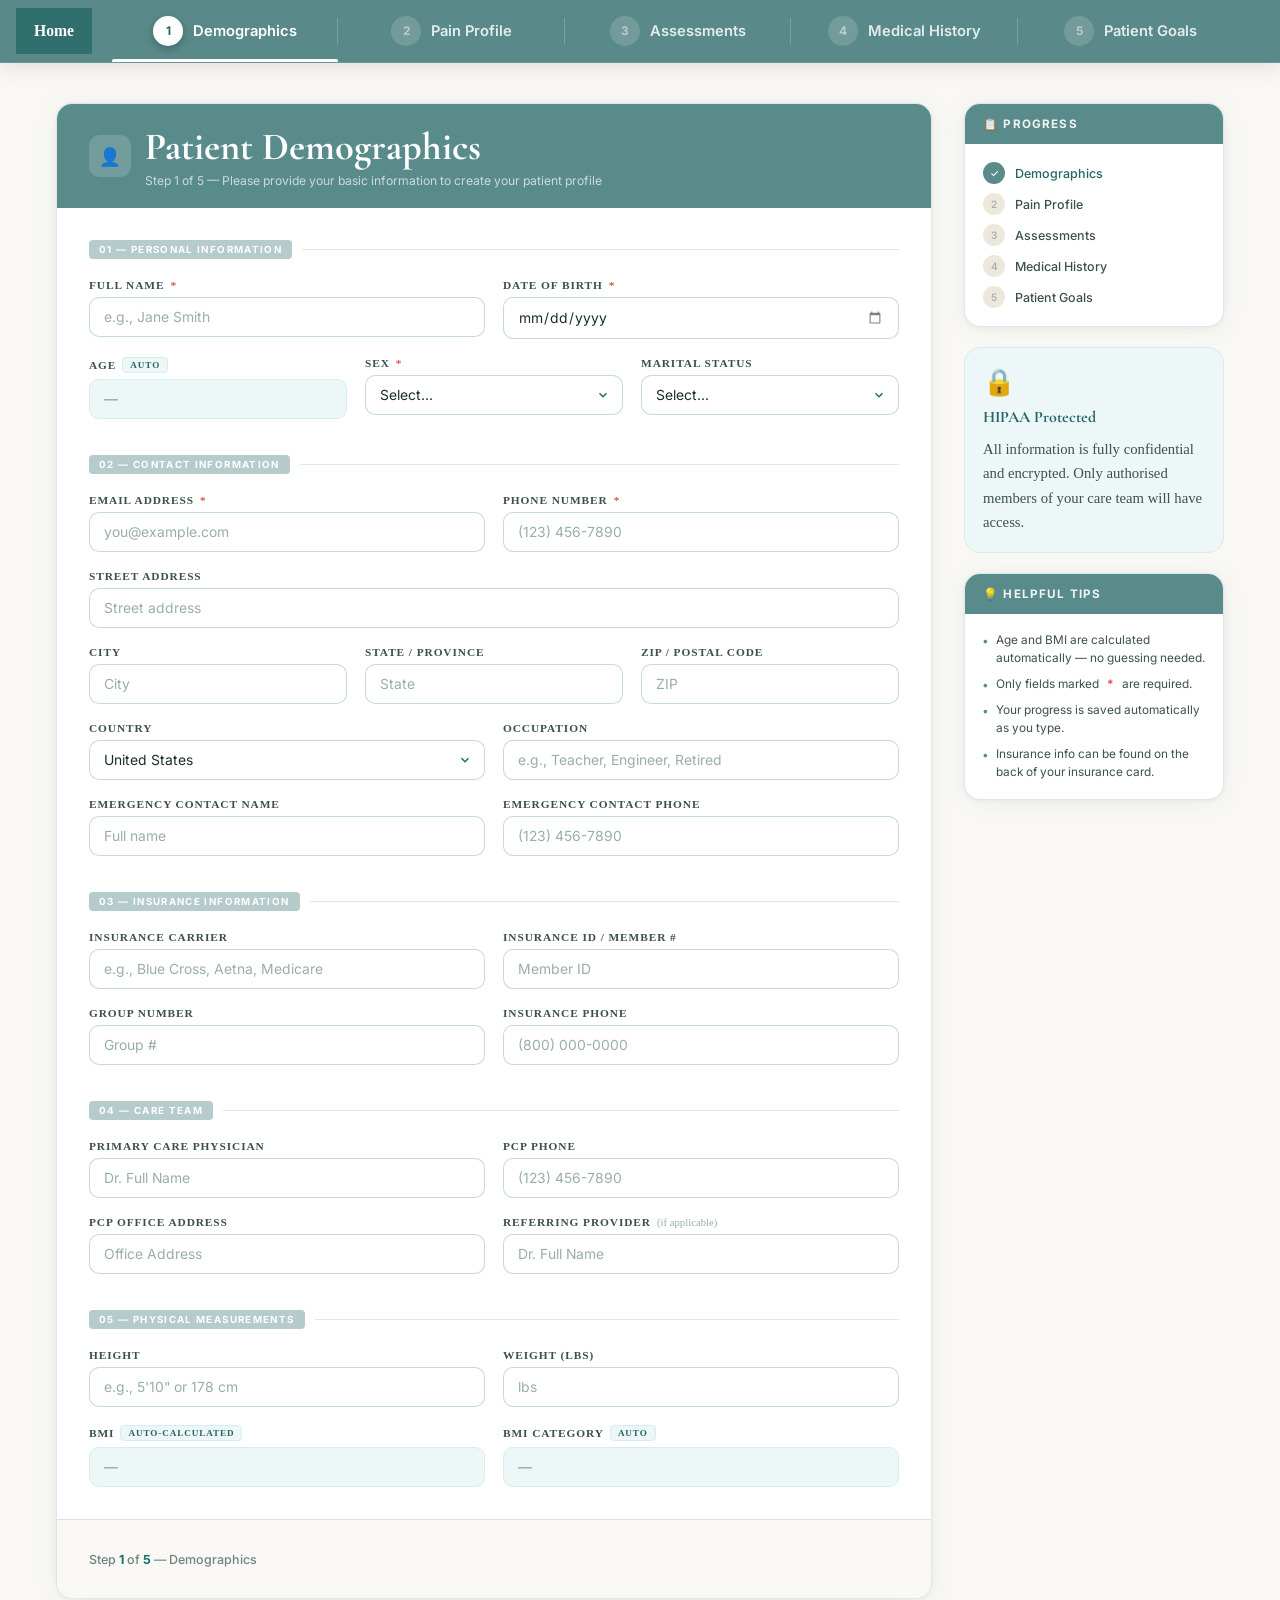
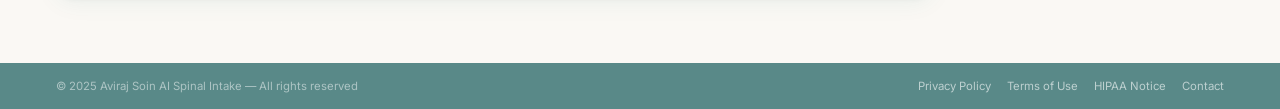
<file: spinalProject/form.html>
<!DOCTYPE html>
<html lang="en">

<head>
    <meta charset="UTF-8">
    <meta name="viewport" content="width=device-width, initial-scale=1.0">
    <title>Aviraj Soin AI Spinal Intake – Patient Form</title>
    <meta name="description"
        content="Aviraj Soin AI Spinal Intake Form — Patient Demographics. Secure, comprehensive intake for spinal care patients.">
    <link rel="preconnect" href="https://fonts.googleapis.com">
    <link rel="preconnect" href="https://fonts.gstatic.com" crossorigin>
    <link
        href="https://fonts.googleapis.com/css2?family=Cormorant+Garamond:ital,wght@0,400;0,600;0,700;1,400;1,600&family=Inter:wght@300;400;500;600;700&display=swap"
        rel="stylesheet">

    <link rel='stylesheet' href='intake.css'>
</head>

<body>

    <div class="page-wrap">

        <!-- ══ PROGRESS BAR ══ -->
        <nav class="progress-band" aria-label="Form progress">
            <div class="progress-inner">
                <a href="index.html" class="back-link"><span>Home</span></a>
                <div class="progress-steps">
                    <div class="step-node active">
                        <div class="step-circle">1</div>
                        <span class="step-label">Demographics</span>
                        <div class="step-bar"></div>
                    </div>
                    <div class="step-node upcoming">
                        <div class="step-circle">2</div>
                        <span class="step-label">Pain Profile</span>
                    </div>
                    <div class="step-node upcoming">
                        <div class="step-circle">3</div>
                        <span class="step-label">Assessments</span>
                    </div>
                    <div class="step-node upcoming">
                        <div class="step-circle">4</div>
                        <span class="step-label">Medical History</span>
                    </div>
                    <div class="step-node upcoming">
                        <div class="step-circle">5</div>
                        <span class="step-label">Patient Goals</span>
                    </div>
                </div>
            </div>
        </nav>

        <!-- ══ MAIN CONTENT ══ -->
        <div class="main-content">

            <!-- Left: Form -->
            <div class="form-card">
                <div class="card-topbar">
                    <div class="topbar-icon">👤</div>
                    <div class="topbar-text">
                        <h2>Patient Demographics</h2>
                        <p>Step 1 of 5 — Please provide your basic information to create your patient profile</p>
                    </div>
                </div>

                <div class="form-body">

                    <!-- Validation Banner -->
                    <div id="val-banner" role="alert">
                        <span>⚠️</span>
                        <span id="val-msg">Please complete all required fields before continuing.</span>
                    </div>

                    <!-- §1 Personal Info -->
                    <div class="subsection">
                        <div class="subsection-hd">
                            <span class="tag">01 — Personal Information</span>
                            <div class="rule"></div>
                        </div>

                        <div class="form-row c2">
                            <div class="form-field" id="field-full_name">
                                <label for="full_name">Full Name <span class="req">*</span></label>
                                <input type="text" id="full_name" name="full_name" placeholder="e.g., Jane Smith"
                                    required autocomplete="name">
                                <span class="field-err">Full name is required.</span>
                            </div>
                            <div class="form-field" id="field-dob">
                                <label for="dob">Date of Birth <span class="req">*</span></label>
                                <input type="date" id="dob" name="dob" required autocomplete="bday">
                                <span class="field-err">Date of birth is required.</span>
                            </div>
                        </div>

                        <div class="form-row c3">
                            <div class="form-field">
                                <label for="age">Age <span class="tag-auto">Auto</span></label>
                                <input type="number" id="age" name="age" readonly placeholder="—" tabindex="-1">
                            </div>
                            <div class="form-field" id="field-sex">
                                <label for="sex">Sex <span class="req">*</span></label>
                                <select id="sex" name="sex" required>
                                    <option value="">Select…</option>
                                    <option value="male">Male</option>
                                    <option value="female">Female</option>
                                    <option value="non-binary">Non-Binary / Non-Conforming</option>
                                    <option value="prefer-not">Prefer not to say</option>
                                </select>
                                <span class="field-err">Please select a value.</span>
                            </div>
                            <div class="form-field">
                                <label for="marital_status">Marital Status</label>
                                <select id="marital_status" name="marital_status">
                                    <option value="">Select…</option>
                                    <option value="single">Single</option>
                                    <option value="married">Married</option>
                                    <option value="divorced">Divorced</option>
                                    <option value="widowed">Widowed</option>
                                    <option value="separated">Separated</option>
                                    <option value="domestic">Domestic Partnership</option>
                                </select>
                            </div>
                        </div>
                    </div>

                    <!-- §2 Contact Info -->
                    <div class="subsection">
                        <div class="subsection-hd">
                            <span class="tag">02 — Contact Information</span>
                            <div class="rule"></div>
                        </div>

                        <div class="form-row c2">
                            <div class="form-field" id="field-email">
                                <label for="email">Email Address <span class="req">*</span></label>
                                <input type="email" id="email" name="email" placeholder="you@example.com" required
                                    autocomplete="email">
                                <span class="field-err">A valid email is required.</span>
                            </div>
                            <div class="form-field" id="field-phone">
                                <label for="phone">Phone Number <span class="req">*</span></label>
                                <input type="tel" id="phone" name="phone" placeholder="(123) 456-7890" required
                                    autocomplete="tel">
                                <span class="field-err">Phone number is required.</span>
                            </div>
                        </div>

                        <div class="form-row c1">
                            <div class="form-field">
                                <label for="address">Street Address</label>
                                <input type="text" id="address" name="address" placeholder="Street address"
                                    autocomplete="street-address">
                            </div>
                        </div>

                        <div class="form-row c3">
                            <div class="form-field">
                                <label for="city">City</label>
                                <input type="text" id="city" name="city" placeholder="City"
                                    autocomplete="address-level2">
                            </div>
                            <div class="form-field">
                                <label for="state">State / Province</label>
                                <input type="text" id="state" name="state" placeholder="State"
                                    autocomplete="address-level1">
                            </div>
                            <div class="form-field">
                                <label for="zip">ZIP / Postal Code</label>
                                <input type="text" id="zip" name="zip" placeholder="ZIP" autocomplete="postal-code">
                            </div>
                        </div>

                        <div class="form-row c2">
                            <div class="form-field">
                                <label for="country">Country</label>
                                <select id="country" name="country" autocomplete="country">
                                    <option value="US">United States</option>
                                    <option value="CA">Canada</option>
                                    <option value="UK">United Kingdom</option>
                                    <option value="AU">Australia</option>
                                    <option value="other">Other</option>
                                </select>
                            </div>
                            <div class="form-field">
                                <label for="occupation">Occupation</label>
                                <input type="text" id="occupation" name="occupation"
                                    placeholder="e.g., Teacher, Engineer, Retired">
                            </div>
                        </div>

                        <div class="form-row c2">
                            <div class="form-field">
                                <label for="emergency_name">Emergency Contact Name</label>
                                <input type="text" id="emergency_name" name="emergency_name" placeholder="Full name">
                            </div>
                            <div class="form-field">
                                <label for="emergency_phone">Emergency Contact Phone</label>
                                <input type="tel" id="emergency_phone" name="emergency_phone"
                                    placeholder="(123) 456-7890">
                            </div>
                        </div>
                    </div>

                    <!-- §3 Insurance -->
                    <div class="subsection">
                        <div class="subsection-hd">
                            <span class="tag">03 — Insurance Information</span>
                            <div class="rule"></div>
                        </div>

                        <div class="form-row c2">
                            <div class="form-field">
                                <label for="insurance">Insurance Carrier</label>
                                <input type="text" id="insurance" name="insurance"
                                    placeholder="e.g., Blue Cross, Aetna, Medicare">
                            </div>
                            <div class="form-field">
                                <label for="ins_id">Insurance ID / Member #</label>
                                <input type="text" id="ins_id" name="ins_id" placeholder="Member ID">
                            </div>
                        </div>

                        <div class="form-row c2">
                            <div class="form-field">
                                <label for="ins_group">Group Number</label>
                                <input type="text" id="ins_group" name="ins_group" placeholder="Group #">
                            </div>
                            <div class="form-field">
                                <label for="ins_phone">Insurance Phone</label>
                                <input type="tel" id="ins_phone" name="ins_phone" placeholder="(800) 000-0000">
                            </div>
                        </div>
                    </div>

                    <!-- §4 Care Team -->
                    <div class="subsection">
                        <div class="subsection-hd">
                            <span class="tag">04 — Care Team</span>
                            <div class="rule"></div>
                        </div>

                        <div class="form-row c2">
                            <div class="form-field">
                                <label for="pcp_name">Primary Care Physician</label>
                                <input type="text" id="pcp_name" name="pcp_name" placeholder="Dr. Full Name">
                            </div>
                            <div class="form-field">
                                <label for="pcp_phone">PCP Phone</label>
                                <input type="tel" id="pcp_phone" name="pcp_phone" placeholder="(123) 456-7890">
                            </div>
                        </div>

                        <div class="form-row c2">
                            <div class="form-field">
                                <label for="pcp_address">PCP Office Address</label>
                                <input type="text" id="pcp_address" name="pcp_address" placeholder="Office Address">
                            </div>
                            <div class="form-field">
                                <label for="referring">Referring Provider <span class="label-note">(if
                                        applicable)</span></label>
                                <input type="text" id="referring" name="referring" placeholder="Dr. Full Name">
                            </div>
                        </div>
                    </div>

                    <!-- §5 Physical Measurements -->
                    <div class="subsection">
                        <div class="subsection-hd">
                            <span class="tag">05 — Physical Measurements</span>
                            <div class="rule"></div>
                        </div>

                        <div class="form-row c2">
                            <div class="form-field">
                                <label for="height">Height</label>
                                <input type="text" id="height" name="height" placeholder="e.g., 5'10&quot; or 178 cm">
                            </div>
                            <div class="form-field">
                                <label for="weight">Weight (lbs)</label>
                                <input type="number" id="weight" name="weight" placeholder="lbs" step="0.1" min="1">
                            </div>
                        </div>

                        <div class="form-row c2">
                            <div class="form-field">
                                <label for="bmi">BMI <span class="tag-auto">Auto-Calculated</span></label>
                                <input type="text" id="bmi" name="bmi" readonly placeholder="—" tabindex="-1">
                            </div>
                            <div class="form-field">
                                <label for="bmi_cat">BMI Category <span class="tag-auto">Auto</span></label>
                                <input type="text" id="bmi_cat" name="bmi_cat" readonly placeholder="—" tabindex="-1">
                            </div>
                        </div>
                    </div>

                </div><!-- /form-body -->

                <!-- Card foot -->
                <div class="card-foot">
                    <div class="step-counter">Step <strong>1</strong> of <strong>5</strong> — Demographics</div>
                    <div>
                        <button type="button" class="btn btn-primary" onclick="validateAndContinue()">Continue
                        </button>
                    </div>
                </div>
            </div>

            <!-- Right: Sidebar -->
            <aside class="sidebar">

                <!-- Checklist -->
                <div class="side-card">
                    <div class="side-card-hd">📋 Progress</div>
                    <div class="side-card-body">
                        <div class="check-list">
                            <div class="check-item done">
                                <div class="ci">✓</div> Demographics
                            </div>
                            <div class="check-item todo">
                                <div class="ci">2</div> Pain Profile
                            </div>
                            <div class="check-item todo">
                                <div class="ci">3</div> Assessments
                            </div>
                            <div class="check-item todo">
                                <div class="ci">4</div> Medical History
                            </div>
                            <div class="check-item todo">
                                <div class="ci">5</div> Patient Goals
                            </div>
                        </div>
                    </div>
                </div>

                <!-- HIPAA Card -->
                <div class="hipaa-card">
                    <div class="hipaa-icon">🔒</div>
                    <h4>HIPAA Protected</h4>
                    <p>All information is fully confidential and encrypted. Only authorised members of your care team
                        will have access.</p>
                </div>

                <!-- Tips -->
                <div class="side-card">
                    <div class="side-card-hd">💡 Helpful Tips</div>
                    <div class="side-card-body">
                        <div class="tip-list">
                            <div class="tip-item">Age and BMI are calculated automatically — no guessing needed.</div>
                            <div class="tip-item">Only fields marked <strong style="color:#e05252">*</strong> are
                                required.</div>
                            <div class="tip-item">Your progress is saved automatically as you type.</div>
                            <div class="tip-item">Insurance info can be found on the back of your insurance card.</div>
                        </div>
                    </div>
                </div>

            </aside>

        </div><!-- /main-content -->

        <!-- ══ FOOTER ══ -->
        <footer class="site-footer">
            <p>© 2025 Aviraj Soin AI Spinal Intake — All rights reserved</p>
            <div class="footer-links">
                <a href="#">Privacy Policy</a>
                <a href="#">Terms of Use</a>
                <a href="#">HIPAA Notice</a>
                <a href="#">Contact</a>
            </div>
        </footer>

    </div><!-- /page-wrap -->

    <script>
        /* ── Auto-age from DOB ─────────────────────────────── */
        document.getElementById('dob').addEventListener('change', function () {
            const dob = new Date(this.value);
            if (isNaN(dob)) return;
            const today = new Date();
            let age = today.getFullYear() - dob.getFullYear();
            const m = today.getMonth() - dob.getMonth();
            if (m < 0 || (m === 0 && today.getDate() < dob.getDate())) age--;
            document.getElementById('age').value = age >= 0 ? age : '';
        });

        /* ── Parse height helper ──────────────────────────── */
        function parseHeightToInches(val) {
            if (!val) return 0;
            val = val.trim().toLowerCase();
            let m = val.match(/^(\d+)\s*[''′]\s*(\d+)?\s*["″]?$/);
            if (m) return parseInt(m[1]) * 12 + (parseInt(m[2]) || 0);
            m = val.match(/^([\d.]+)\s*cm$/);
            if (m) return parseFloat(m[1]) / 2.54;
            m = val.match(/^([\d.]+)$/);
            if (m) {
                const n = parseFloat(m[1]);
                return n < 20 ? n * 12 : n / 2.54;
            }
            return 0;
        }

        /* ── Auto-BMI ──────────────────────────────────────── */
        function calcBMI() {
            const totalIn = parseHeightToInches(document.getElementById('height').value);
            const wt = parseFloat(document.getElementById('weight').value) || 0;
            if (totalIn <= 0 || wt <= 0) {
                document.getElementById('bmi').value = '';
                document.getElementById('bmi_cat').value = '';
                return;
            }
            const bmi = (wt / (totalIn * totalIn)) * 703;
            document.getElementById('bmi').value = bmi.toFixed(1);
            const cat =
                bmi < 18.5 ? 'Underweight' :
                    bmi < 25 ? 'Normal weight' :
                        bmi < 30 ? 'Overweight' :
                            bmi < 35 ? 'Obese Class I' :
                                bmi < 40 ? 'Obese Class II' : 'Obese Class III';
            document.getElementById('bmi_cat').value = cat;
        }
        ['height', 'weight'].forEach(id =>
            document.getElementById(id).addEventListener('input', calcBMI));

        /* ── Phone formatter ──────────────────────────────── */
        function fmtPhone(el) {
            let v = el.value.replace(/\D/g, '').slice(0, 10);
            if (v.length >= 7) v = '(' + v.slice(0, 3) + ') ' + v.slice(3, 6) + '-' + v.slice(6);
            else if (v.length >= 4) v = '(' + v.slice(0, 3) + ') ' + v.slice(3);
            else if (v.length > 0) v = '(' + v;
            el.value = v;
        }
        ['phone', 'pcp_phone', 'ins_phone', 'emergency_phone'].forEach(id => {
            const el = document.getElementById(id);
            if (el) el.addEventListener('input', () => fmtPhone(el));
        });

        /* ── Validation ──────────────────────────────────── */
        const required = [
            { id: 'full_name', label: 'Full Name' },
            { id: 'dob', label: 'Date of Birth' },
            { id: 'sex', label: 'Sex' },
            { id: 'email', label: 'Email Address' },
            { id: 'phone', label: 'Phone Number' }
        ];

        function clearErrors() {
            required.forEach(f => {
                const w = document.getElementById('field-' + f.id);
                if (w) w.classList.remove('err');
            });
            document.getElementById('val-banner').classList.remove('show');
        }

        function validateAndContinue() {
            clearErrors();
            const errs = [];
            required.forEach(f => {
                const el = document.getElementById(f.id);
                if (!el) return;
                if (!el.value.trim()) {
                    errs.push(f.label);
                    const w = document.getElementById('field-' + f.id);
                    if (w) w.classList.add('err');
                }
            });

            if (errs.length) {
                const banner = document.getElementById('val-banner');
                document.getElementById('val-msg').textContent = 'Please complete: ' + errs.join(', ') + '.';
                banner.classList.add('show');
                banner.scrollIntoView({ behavior: 'smooth', block: 'nearest' });
                return;
            }

            // --- SAVE PAIN DIAGRAM AS IMAGE ---
            const base64Image = generateCompositeImage();

            // 1. Save to hidden input (for immediate use)
            const hiddenInput = document.getElementById('pain_diagram_base64');
            if (hiddenInput) {
                hiddenInput.value = base64Image;
            }

            // 2. Save to localStorage (for final submission)
            const painData = JSON.parse(localStorage.getItem('spinal_pain_draft') || '{}');
            painData.pain_diagram_base64 = base64Image;
            painData.has_pain_diagram = base64Image ? true : false;
            localStorage.setItem('spinal_pain_draft', JSON.stringify(painData));

            // Save state one last time
            saveDraft();

            const btn = document.querySelector('.btn-primary');
            const originalText = btn.textContent;
            btn.textContent = 'Continuing...';
            btn.disabled = true;

            setTimeout(() => {
                btn.textContent = originalText;
                btn.disabled = false;
                toast(' Pain Profile saved! Moving to Assessments...');
                window.location.href = 'assessments.html';
            }, 600);
        }
        /* ── Auto draft save / load ──────────────────────── */
        let _draftTimer = null;
        function saveDraft() {
            const data = {};
            document.querySelectorAll('input:not([readonly]), select').forEach(el => {
                if (el.id) data[el.id] = el.value;
            });
            try {
                localStorage.setItem('spinal_demo_draft', JSON.stringify(data));
            } catch (e) { /* silent */ }
        }

        function scheduleDraftSave() {
            clearTimeout(_draftTimer);
            _draftTimer = setTimeout(saveDraft, 800);
        }

        document.querySelectorAll('input:not([readonly]), select').forEach(el => {
            el.addEventListener('input', scheduleDraftSave);
            el.addEventListener('change', scheduleDraftSave);
        });

        function loadDraft() {
            try {
                const saved = localStorage.getItem('spinal_demo_draft');
                if (!saved) return;
                const data = JSON.parse(saved);
                Object.entries(data).forEach(([id, val]) => {
                    const el = document.getElementById(id);
                    if (el && !el.readOnly) el.value = val;
                });
                document.getElementById('dob').dispatchEvent(new Event('change'));
                calcBMI();
            } catch (e) { }
        }

        /* ── Toast ──────────────────────────────────────── */
        function toast(msg) {
            const t = document.createElement('div');
            t.textContent = msg;
            Object.assign(t.style, {
                position: 'fixed', bottom: '28px', right: '28px',
                background: '#236464bf',
                backdropFilter: 'blur(8px)',
                WebkitBackdropFilter: 'blur(8px)',
                color: '#fff', padding: '12px 22px', borderRadius: '50px',
                fontSize: '0.83rem', fontWeight: '600',
                boxShadow: '0 6px 24px rgba(35,100,100,0.3)',
                zIndex: '9999', opacity: '0',
                transform: 'translateY(12px)',
                transition: 'all 0.3s ease',
                fontFamily: 'Inter, sans-serif'
            });
            document.body.appendChild(t);
            requestAnimationFrame(() => { t.style.opacity = '1'; t.style.transform = 'translateY(0)'; });
            setTimeout(() => {
                t.style.opacity = '0'; t.style.transform = 'translateY(12px)';
                setTimeout(() => t.remove(), 350);
            }, 2800);
        }

        loadDraft();







        /* ── FORM SUBMISSION TO GOOGLE SHEETS ────────────────────────────── */
        const WEBAPP_URL = 'https://script.google.com/macros/s/AKfycbzx726S2Bnkn7YsuZYrW1rYHWOLtG2nvAzjdkIooAODbp7JXUCnbO1S9nyKrm0uumdZ/exec';

        /* ── Collect form data ───────────────────────────────────────────── */
        function collectFormData() {
            // Get all visible input/select/textarea values from the form
            const data = {};

            // All fields on the page
            const fields = [
                'full_name', 'dob', 'age', 'sex', 'marital_status',
                'email', 'phone', 'address', 'city', 'state', 'zip',
                'country', 'occupation',
                'emergency_name', 'emergency_phone',
                'insurance', 'ins_id', 'ins_group', 'ins_phone',
                'pcp_name', 'pcp_phone', 'pcp_address', 'referring',
                'height', 'weight', 'bmi', 'bmi_cat'
            ];

            fields.forEach(id => {
                const el = document.getElementById(id);
                if (el) data[id] = el.value;
            });

            return data;
        }

        /* ── Submit to Google Sheets ────────────────────────────────────── */
        async function submitToSheets(formData) {
            try {
                const response = await fetch(WEBAPP_URL, {
                    method: 'POST',
                    // mode: 'no-cors', // Avoid CORS issues
                    headers: {
                        'Content-Type': 'application/json',
                    },
                    body: JSON.stringify(formData)
                });

                return { success: true };
            } catch (error) {
                console.error('Submit error:', error);
                return { success: false, error: error.message };
            }
        }

        /* ── Final Submit Example (to be triggered at the end of all parts) ── */
        function submitFinalForm() {
            const formData = collectFormData();
            formData.form_status = 'All Parts Completed';

            submitToSheets(formData).then(result => {
                if (result.success) {
                    localStorage.removeItem('spinal_demo_draft');
                    toast('✅ Intake completed and saved successfully!');
                } else {
                    toast('❌ Error saving. Please check your connection and try again.');
                }
            });
        }

        /* ── Validation and Continue Navigation ──────────────────────── */
        function validateAndContinue() {
            clearErrors();
            const errs = [];
            required.forEach(f => {
                const el = document.getElementById(f.id);
                if (!el) return;
                if (!el.value.trim()) {
                    errs.push(f.label);
                    const w = document.getElementById('field-' + f.id);
                    if (w) w.classList.add('err');
                }
            });
            const emailEl = document.getElementById('email');
            if (emailEl.value.trim() && !/^[^\s@]+@[^\s@]+\.[^\s@]+$/.test(emailEl.value.trim())) {
                errs.push('Valid Email');
                const w = document.getElementById('field-email');
                if (w) w.classList.add('err');
            }
            if (errs.length) {
                const banner = document.getElementById('val-banner');
                document.getElementById('val-msg').textContent = 'Please complete: ' + errs.join(', ') + '.';
                banner.classList.add('show');
                banner.scrollIntoView({ behavior: 'smooth', block: 'nearest' });
                return;
            }

            // Save draft manually on continue
            saveDraft();

            const btn = document.querySelector('.btn-primary');
            const originalText = btn.textContent;
            btn.textContent = 'Continuing...';
            btn.disabled = true;

            setTimeout(() => {
                btn.textContent = originalText;
                btn.disabled = false;
                toast('✅ Demographics saved! Moving to Pain Profile...');

                window.location.href = 'pain-profile.html';
            }, 600);
        }
    </script>
</body>

</html>
</file>
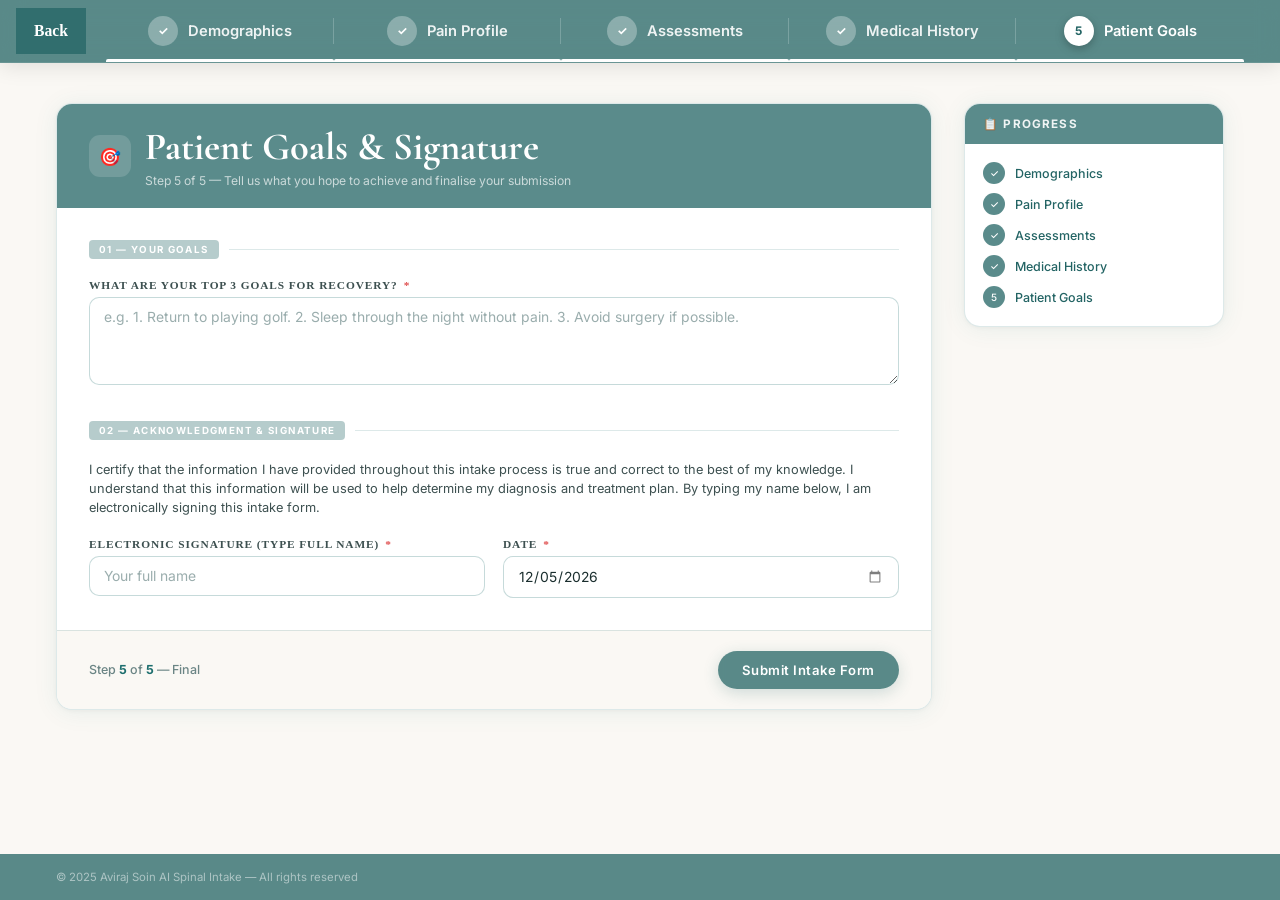
<file: spinalProject/goals.html>
<!DOCTYPE html>
<html lang="en">

<head>
    <meta charset="UTF-8">
    <meta name="viewport" content="width=device-width, initial-scale=1.0">
    <title>Patient Goals & Submit – Aviraj Soin AI Spinal Intake</title>
    <link rel="preconnect" href="https://fonts.googleapis.com">
    <link rel="preconnect" href="https://fonts.gstatic.com" crossorigin>
    <link
        href="https://fonts.googleapis.com/css2?family=Cormorant+Garamond:ital,wght@0,400;0,600;0,700;1,400;1,600&family=Inter:wght@300;400;500;600;700&display=swap"
        rel="stylesheet">
    <link rel="stylesheet" href="intake.css">

    <style>
        .success-state {
            display: none;
            flex-direction: column;
            align-items: center;
            justify-content: center;
            text-align: center;
            padding: 60px 20px;
        }

        .success-icon {
            font-size: 4rem;
            margin-bottom: 24px;
        }

        .success-title {
            font-family: 'Cormorant Garamond', serif;
            font-size: 2.2rem;
            font-weight: 700;
            color: var(--teal-dark);
            margin-bottom: 12px;
        }

        .success-desc {
            font-size: 0.95rem;
            color: var(--text-mid);
            max-width: 400px;
            line-height: 1.6;
            margin-bottom: 32px;
        }

        .btn-home {
            background: #fff;
            color: var(--teal-dark);
            border: 1px solid var(--teal-dark);
            padding: 10px 24px;
            border-radius: 50px;
            text-decoration: none;
            font-weight: 600;
            font-size: 0.85rem;
            transition: var(--transition);
        }

        .btn-home:hover {
            background: var(--teal-faint);
        }
    </style>
</head>

<body>
    <div class="page-wrap">
        <nav class="progress-band" aria-label="Form progress">
            <div class="progress-inner">
                <a href="medical-history.html" class="back-link"><span>Back</span></a>
                <div class="progress-steps">
                    <div class="step-node done">
                        <div class="step-circle">✓</div><span class="step-label">Demographics</span>
                        <div class="step-bar"></div>
                    </div>
                    <div class="step-node done">
                        <div class="step-circle">✓</div><span class="step-label">Pain Profile</span>
                        <div class="step-bar"></div>
                    </div>
                    <div class="step-node done">
                        <div class="step-circle">✓</div><span class="step-label">Assessments</span>
                        <div class="step-bar"></div>
                    </div>
                    <div class="step-node done">
                        <div class="step-circle">✓</div><span class="step-label">Medical History</span>
                        <div class="step-bar"></div>
                    </div>
                    <div class="step-node active">
                        <div class="step-circle">5</div><span class="step-label">Patient Goals</span>
                        <div class="step-bar"></div>
                    </div>
                </div>
            </div>
        </nav>

        <div class="main-content">
            <div class="form-card">
                <div class="card-topbar">
                    <div class="topbar-icon">🎯</div>
                    <div class="topbar-text">
                        <h2>Patient Goals & Signature</h2>
                        <p>Step 5 of 5 — Tell us what you hope to achieve and finalise your submission</p>
                        <input type="hidden" id="pain_diagram_base64" name="pain_diagram_base64">
                    </div>
                </div>

                <div class="form-body" id="mainFormBody">

                    <div id="val-banner" role="alert">
                        <span>⚠️</span><span id="val-msg">Please complete all required fields.</span>
                    </div>

                    <!-- Goals -->
                    <div class="subsection">
                        <div class="subsection-hd">
                            <span class="tag">01 — Your Goals</span>
                            <div class="rule"></div>
                        </div>
                        <div class="form-row c1">
                            <div class="form-field">
                                <label for="recovery_goals">What are your top 3 goals for recovery? <span
                                        class="req">*</span></label>
                                <textarea id="recovery_goals" rows="4"
                                    placeholder="e.g. 1. Return to playing golf. 2. Sleep through the night without pain. 3. Avoid surgery if possible."
                                    required></textarea>
                            </div>
                        </div>
                    </div>

                    <!-- Signature -->
                    <div class="subsection">
                        <div class="subsection-hd">
                            <span class="tag">02 — Acknowledgment & Signature</span>
                            <div class="rule"></div>
                        </div>
                        <p style="font-size:0.8rem; color:var(--text-mid); margin-bottom: 20px; line-height: 1.5;">
                            I certify that the information I have provided throughout this intake process is true and
                            correct to the best of my knowledge. I understand that this information will be used to help
                            determine my diagnosis and treatment plan. By typing my name below, I am electronically
                            signing this intake form.
                        </p>
                        <div class="form-row c2">
                            <div class="form-field" id="field-signature">
                                <label for="signature">Electronic Signature (Type Full Name) <span
                                        class="req">*</span></label>
                                <input type="text" id="signature" name="signature" placeholder="Your full name"
                                    required>
                                <span class="field-err">Signature is required.</span>
                            </div>
                            <div class="form-field" id="field-sig_date">
                                <label for="sig_date">Date <span class="req">*</span></label>
                                <input type="date" id="sig_date" name="sig_date" required>
                                <span class="field-err">Date is required.</span>
                            </div>
                        </div>
                    </div>

                </div>

                <div class="success-state" id="successScreen">
                    <!-- <div class="success-icon">✨</div> -->
                    <div class="success-title">Intake Complete</div>
                    <div class="success-desc">Thank you for completing your comprehensive AI Spinal Intake. Your secure
                        profile is now being analyzed by our team. We look forward to seeing you at your appointment.
                    </div>
                    <a href="index.html" class="btn-home">Return to Home</a>
                </div>

                <div class="card-foot" id="cardFoot">
                    <div class="step-counter">Step <strong>5</strong> of <strong>5</strong> — Final</div>
                    <div>
                        <button type="button" class="btn btn-primary" id="btnSubmit" onclick="submitFinalForm()">Submit
                            Intake Form</button>
                    </div>
                </div>
            </div>

            <aside class="sidebar" id="sidebar">
                <div class="side-card">
                    <div class="side-card-hd">📋 Progress</div>
                    <div class="side-card-body">
                        <div class="check-list">
                            <div class="check-item done">
                                <div class="ci">✓</div> Demographics
                            </div>
                            <div class="check-item done">
                                <div class="ci">✓</div> Pain Profile
                            </div>
                            <div class="check-item done">
                                <div class="ci">✓</div> Assessments
                            </div>
                            <div class="check-item done">
                                <div class="ci">✓</div> Medical History
                            </div>
                            <div class="check-item todo" style="color: #236464;">
                                <div class="ci" style="background:#236464bf; color:#fff;">5</div> Patient Goals
                            </div>
                        </div>
                    </div>
                </div>
            </aside>
        </div>

        <footer class="site-footer">
            <p>© 2025 Aviraj Soin AI Spinal Intake — All rights reserved</p>
        </footer>
    </div>

    <script>
        // Set today's date automatically
        document.getElementById('sig_date').valueAsDate = new Date();

        const WEBAPP_URL = 'https://script.google.com/macros/s/AKfycbzx726S2Bnkn7YsuZYrW1rYHWOLtG2nvAzjdkIooAODbp7JXUCnbO1S9nyKrm0uumdZ/exec';

        function validateForm() {
            let valid = true;
            document.getElementById('val-banner').classList.remove('show');
            const reqs = ['recovery_goals', 'signature', 'sig_date'];
            reqs.forEach(id => {
                const el = document.getElementById(id);
                const wrap = document.getElementById('field-' + id) || el.parentElement;
                if (!el.value.trim()) {
                    wrap.classList.add('err');
                    valid = false;
                } else {
                    wrap.classList.remove('err');
                }
            });
            if (!valid) {
                document.getElementById('val-banner').classList.add('show');
            }
            return valid;
        }

        async function submitFinalForm() {
            if (!validateForm()) return;

            const btn = document.getElementById('btnSubmit');
            const originalText = btn.textContent;
            btn.textContent = 'Submitting...';
            btn.disabled = true;

            // Collect all data from localStorage
            let finalPayload = {
                form_status: 'Fully Completed',
                submission_timestamp: new Date().toISOString()
            };

            // 1. Demographics
            const demo = JSON.parse(localStorage.getItem('spinal_demo_draft') || '{}');
            Object.assign(finalPayload, demo);

            // 2. Pain Profile (with base64 mapping)
            const pain = JSON.parse(localStorage.getItem('spinal_pain_draft') || '{}');
            console.log('📸 Pain data from localStorage:', {
                has_pain_diagram: !!pain.pain_diagram_base64,
                length: pain.pain_diagram_base64 ? pain.pain_diagram_base64.length : 0
            });

            // Get the pain diagram from hidden input if not in localStorage
            const painDiagram = document.getElementById('pain_diagram_base64');
            if (painDiagram && painDiagram.value && !pain.pain_diagram_base64) {
                pain.pain_diagram_base64 = painDiagram.value;
                console.log('📸 Retrieved from hidden input, length:', painDiagram.value.length);
            }

            // Remove the canvas strokes to save space
            if (pain['_canvasStrokes']) {
                delete pain['_canvasStrokes'];
            }
            Object.assign(finalPayload, pain);

            // 3. Assessments
            const assessments = JSON.parse(localStorage.getItem('spinal_assessments_draft') || '{}');
            Object.assign(finalPayload, assessments);

            // 4. Medical History & Attachments
            const medical = JSON.parse(localStorage.getItem('spinal_medical_draft') || '{}');
            if (medical['_attachments']) {
                finalPayload.file_attachments = medical['_attachments'];
                delete medical['_attachments'];
            }
            Object.assign(finalPayload, medical);

            // 5. Goals & Signature
            finalPayload.recovery_goals = document.getElementById('recovery_goals').value;
            finalPayload.signature = document.getElementById('signature').value;
            finalPayload.sig_date = document.getElementById('sig_date').value;

            console.log('📤 Final payload summary:');
            console.log('- Has pain diagram?', !!finalPayload.pain_diagram_base64);
            console.log('- Pain diagram length:', finalPayload.pain_diagram_base64 ? finalPayload.pain_diagram_base64.length : 0);
            console.log('- Email:', finalPayload.email);
            console.log('- Name:', finalPayload.full_name);

            try {
                // Use CORS mode
                const response = await fetch(WEBAPP_URL, {
                    method: 'POST',
                    headers: {
                        'Content-Type': 'application/json',
                    },
                    body: JSON.stringify(finalPayload)
                });

                if (!response.ok) {
                    throw new Error(`HTTP error! status: ${response.status}`);
                }

                const result = await response.json();
                console.log('✅ Server response:', result);

                if (result.success) {
                    localStorage.removeItem('spinal_demo_draft');
                    localStorage.removeItem('spinal_pain_draft');
                    localStorage.removeItem('spinal_assessments_draft');
                    localStorage.removeItem('spinal_medical_draft');
                    showSuccessScreen();
                } else {
                    throw new Error(result.error || 'Unknown error');
                }

            } catch (error) {
                console.error('❌ Submit error:', error);

                // If CORS fails, try no-cors as fallback
                try {
                    console.log('🔄 Trying no-cors fallback...');
                    await fetch(WEBAPP_URL, {
                        method: 'POST',
                        mode: 'no-cors',
                        headers: { 'Content-Type': 'application/json' },
                        body: JSON.stringify(finalPayload)
                    });

                    localStorage.removeItem('spinal_demo_draft');
                    localStorage.removeItem('spinal_pain_draft');
                    localStorage.removeItem('spinal_assessments_draft');
                    localStorage.removeItem('spinal_medical_draft');
                    showSuccessScreen();

                } catch (fallbackError) {
                    console.error('❌ Fallback submit error:', fallbackError);
                    alert('An error occurred. Please try again or contact support.');
                    btn.textContent = originalText;
                    btn.disabled = false;
                }
            }
        }

        function showSuccessScreen() {
            document.getElementById('mainFormBody').style.display = 'none';
            document.getElementById('cardFoot').style.display = 'none';
            document.getElementById('sidebar').style.display = 'none';
            document.querySelector('.main-content').style.gridTemplateColumns = '1fr';
            document.getElementById('successScreen').style.display = 'flex';

            const lastStep = document.querySelector('.step-node.active');
            if (lastStep) {
                lastStep.className = 'step-node done';
                const circle = lastStep.querySelector('.step-circle');
                if (circle) circle.innerHTML = '✓';
            }
        }
    </script>
</body>

</html>
</file>
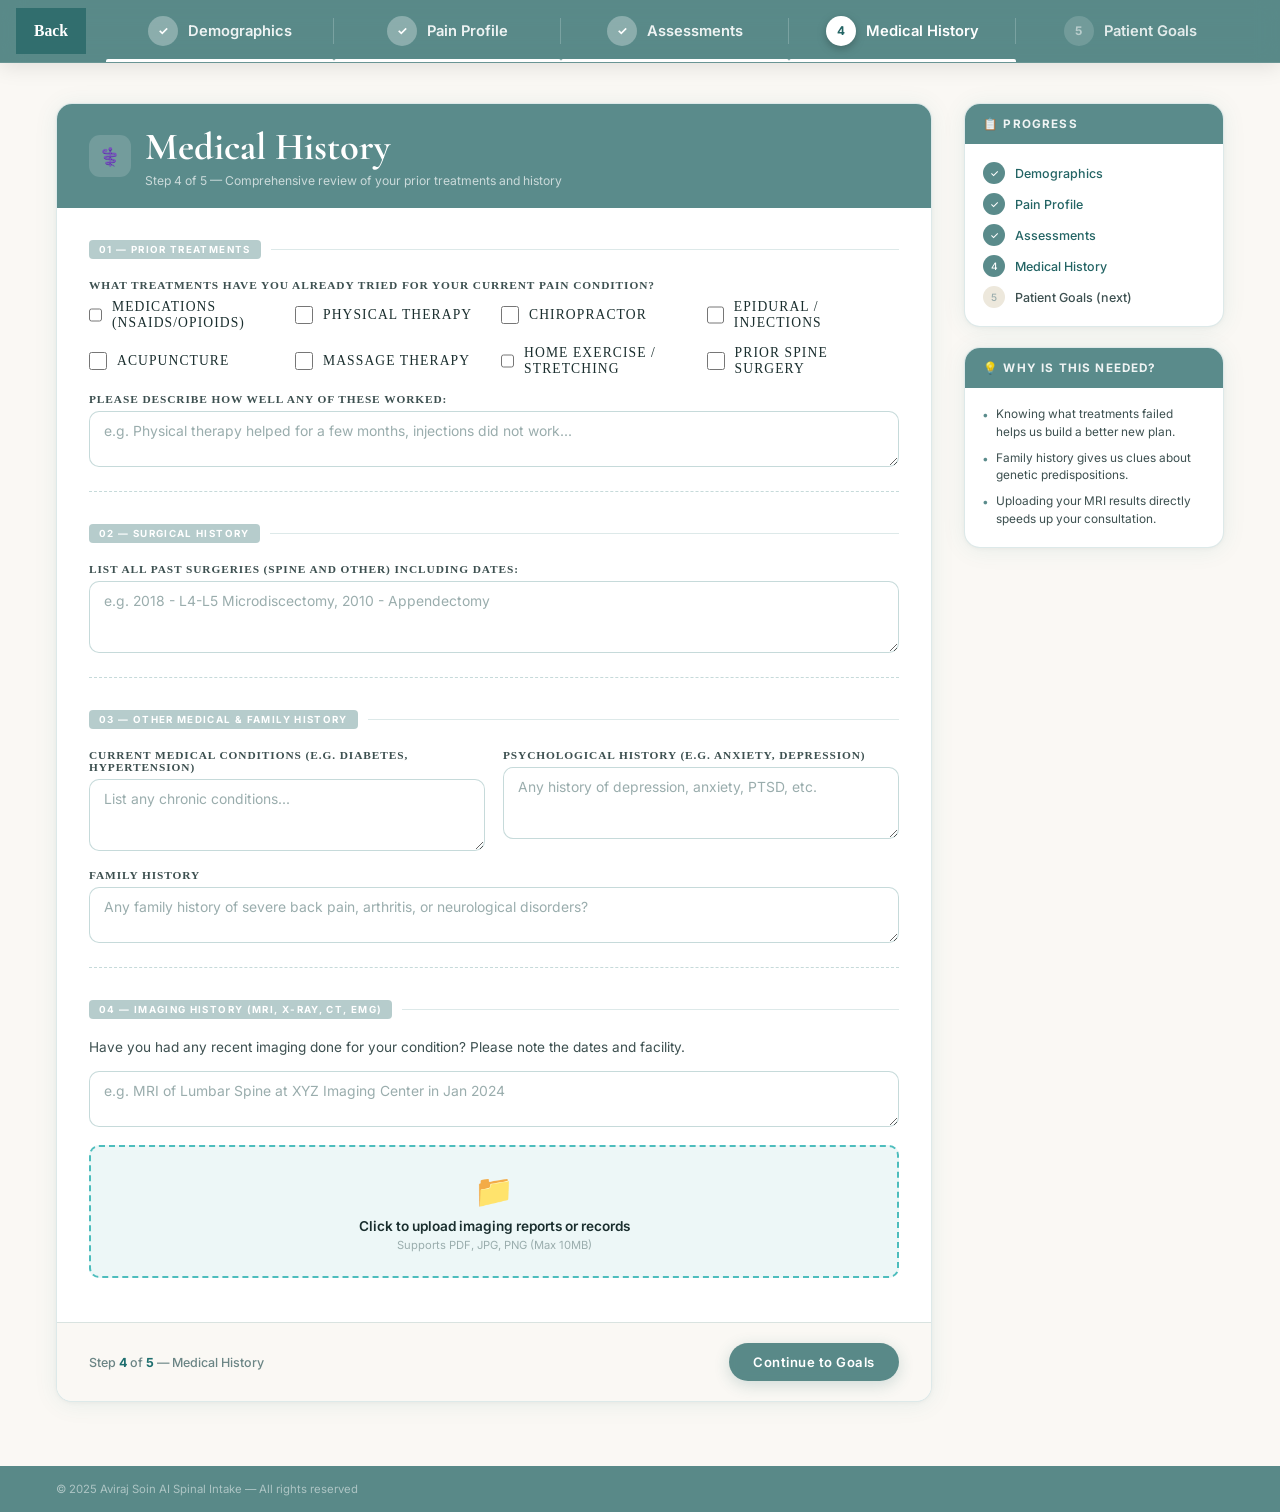
<file: spinalProject/medical-history.html>
<!DOCTYPE html>
<html lang="en">

<head>
    <meta charset="UTF-8">
    <meta name="viewport" content="width=device-width, initial-scale=1.0">
    <title>Medical History – Aviraj Soin AI Spinal Intake</title>
    <link rel="preconnect" href="https://fonts.googleapis.com">
    <link rel="preconnect" href="https://fonts.gstatic.com" crossorigin>
    <link
        href="https://fonts.googleapis.com/css2?family=Cormorant+Garamond:ital,wght@0,400;0,600;0,700;1,400;1,600&family=Inter:wght@300;400;500;600;700&display=swap"
        rel="stylesheet">
    <link rel="stylesheet" href="intake.css">

    <style>
        .checkbox-grid {
            display: grid;
            grid-template-columns: repeat(auto-fill, minmax(180px, 1fr));
            gap: 14px;
            margin-top: 8px;
        }

        .checkbox-label {
            font-family: Georgia, 'Times New Roman', Times, serif;
            display: flex;
            align-items: center;
            gap: 10px;
            font-size: 0.85rem;
            color: var(--text-dark);
            cursor: pointer;
            font-weight: 500;
        }

        .checkbox-label input {
            width: 18px;
            height: 18px;
            accent-color: var(--teal-dark);
        }

        .history-section {
            margin-bottom: 32px;
            padding-bottom: 24px;
            border-bottom: 1px dashed var(--border-mid);
        }

        .history-section:last-child {
            margin-bottom: 0;
            padding-bottom: 0;
            border-bottom: none;
        }

        .upload-box {
            border: 2px dashed var(--teal-light);
            background: var(--teal-faint);
            border-radius: var(--radius-sm);
            padding: 24px;
            text-align: center;
            cursor: pointer;
            transition: var(--transition);
            margin-top: 12px;
        }

        .upload-box:hover {
            background: rgba(77, 189, 189, 0.15);
            border-color: var(--teal-mid);
        }

        .upload-icon {
            font-size: 2rem;
            margin-bottom: 8px;
            color: var(--teal-mid);
        }

        .upload-text {
            font-size: 0.85rem;
            color: var(--text-dark);
            font-weight: 600;
        }

        .upload-sub {
            font-size: 0.7rem;
            color: var(--text-muted);
            margin-top: 4px;
        }
    </style>
</head>

<body>
    <div class="page-wrap">
        <nav class="progress-band" aria-label="Form progress">
            <div class="progress-inner">
                <a href="assessments.html" class="back-link"><span>Back</span></a>
                <div class="progress-steps">
                    <div class="step-node done">
                        <div class="step-circle">✓</div><span class="step-label">Demographics</span>
                        <div class="step-bar"></div>
                    </div>
                    <div class="step-node done">
                        <div class="step-circle">✓</div><span class="step-label">Pain Profile</span>
                        <div class="step-bar"></div>
                    </div>
                    <div class="step-node done">
                        <div class="step-circle">✓</div><span class="step-label">Assessments</span>
                        <div class="step-bar"></div>
                    </div>
                    <div class="step-node active">
                        <div class="step-circle">4</div><span class="step-label">Medical History</span>
                        <div class="step-bar"></div>
                    </div>
                    <div class="step-node upcoming">
                        <div class="step-circle">5</div><span class="step-label">Patient Goals</span>
                    </div>
                </div>
            </div>
        </nav>

        <div class="main-content">
            <div class="form-card">
                <div class="card-topbar">
                    <div class="topbar-icon">⚕️</div>
                    <div class="topbar-text">
                        <h2>Medical History</h2>
                        <p>Step 4 of 5 — Comprehensive review of your prior treatments and history</p>
                    </div>
                </div>

                <div class="form-body">

                    <div id="val-banner" role="alert">
                        <span>⚠️</span><span id="val-msg">Please complete all required fields.</span>
                    </div>

                    <!-- Prior Treatments -->
                    <div class="history-section">
                        <div class="subsection">
                            <div class="subsection-hd">
                                <span class="tag">01 — Prior Treatments</span>
                                <div class="rule"></div>
                            </div>
                            <label for="tx_details">What treatments
                                have you already tried for your current pain condition?</label>

                            <div class="checkbox-grid">
                                <label class="checkbox-label"><input type="checkbox" name="pt_meds" id="pt_meds">
                                    Medications (NSAIDs/Opioids)</label>
                                <label class="checkbox-label"><input type="checkbox" name="pt_therapy" id="pt_therapy">
                                    Physical Therapy</label>
                                <label class="checkbox-label"><input type="checkbox" name="pt_chiro" id="pt_chiro">
                                    Chiropractor</label>
                                <label class="checkbox-label"><input type="checkbox" name="pt_inject" id="pt_inject">
                                    Epidural / Injections</label>
                                <label class="checkbox-label"><input type="checkbox" name="pt_accu" id="pt_accu">
                                    Acupuncture</label>
                                <label class="checkbox-label"><input type="checkbox" name="pt_massage" id="pt_massage">
                                    Massage Therapy</label>
                                <label class="checkbox-label"><input type="checkbox" name="pt_home" id="pt_home"> Home
                                    Exercise / Stretching</label>
                                <label class="checkbox-label"><input type="checkbox" name="pt_surgery" id="pt_surgery">
                                    Prior Spine Surgery</label>
                            </div>

                            <div class="form-field" style="margin-top: 16px;">
                                <label for="tx_details">Please describe how well any of these worked:</label>
                                <textarea id="tx_details"
                                    placeholder="e.g. Physical therapy helped for a few months, injections did not work..."></textarea>
                            </div>
                        </div>
                    </div>

                    <!-- Surgical History -->
                    <div class="history-section">
                        <div class="subsection">
                            <div class="subsection-hd">
                                <span class="tag">02 — Surgical History</span>
                                <div class="rule"></div>
                            </div>
                            <div class="form-row c1">
                                <div class="form-field">
                                    <label for="surgeries">List all past surgeries (Spine and other) including
                                        dates:</label>
                                    <textarea id="surgeries" rows="3"
                                        placeholder="e.g. 2018 - L4-L5 Microdiscectomy, 2010 - Appendectomy"></textarea>
                                </div>
                            </div>
                        </div>
                    </div>

                    <!-- Medical & Family History -->
                    <div class="history-section">
                        <div class="subsection">
                            <div class="subsection-hd">
                                <span class="tag">03 — Other Medical & Family History</span>
                                <div class="rule"></div>
                            </div>
                            <div class="form-row c2">
                                <div class="form-field">
                                    <label for="medical_conditions">Current Medical Conditions (e.g. Diabetes,
                                        Hypertension)</label>
                                    <textarea id="medical_conditions" rows="3"
                                        placeholder="List any chronic conditions..."></textarea>
                                </div>
                                <div class="form-field">
                                    <label for="psych_history">Psychological History (e.g. Anxiety, Depression)</label>
                                    <textarea id="psych_history" rows="3"
                                        placeholder="Any history of depression, anxiety, PTSD, etc."></textarea>
                                </div>
                            </div>
                            <div class="form-row c1" style="margin-top: 16px;">
                                <div class="form-field">
                                    <label for="family_history">Family History</label>
                                    <textarea id="family_history" rows="2"
                                        placeholder="Any family history of severe back pain, arthritis, or neurological disorders?"></textarea>
                                </div>
                            </div>
                        </div>
                    </div>

                    <!-- Imaging History -->
                    <div class="history-section">
                        <div class="subsection">
                            <div class="subsection-hd">
                                <span class="tag">04 — Imaging History (MRI, X-Ray, CT, EMG)</span>
                                <div class="rule"></div>
                            </div>
                            <p style="font-size:0.85rem; color:var(--text-mid); margin-bottom: 16px;">Have you had any
                                recent imaging done for your condition? Please note the dates and facility.</p>
                            <div class="form-row c1">
                                <div class="form-field">
                                    <textarea id="imaging_details" rows="2"
                                        placeholder="e.g. MRI of Lumbar Spine at XYZ Imaging Center in Jan 2024"></textarea>
                                </div>
                            </div>

                            <div class="upload-box" onclick="document.getElementById('fileUpload').click()">
                                <div class="upload-icon">📁</div>
                                <div class="upload-text">Click to upload imaging reports or records</div>
                                <div class="upload-sub">Supports PDF, JPG, PNG (Max 10MB)</div>
                                <input type="file" id="fileUpload" style="display: none;" multiple
                                    accept=".pdf,.jpg,.jpeg,.png">
                            </div>
                            <div id="file-list"
                                style="margin-top: 12px; font-size: 0.8rem; font-weight: 500; color: var(--teal-dark);">
                            </div>
                        </div>
                    </div>

                </div>

                <div class="card-foot">
                    <div class="step-counter">Step <strong>4</strong> of <strong>5</strong> — Medical History</div>
                    <div>
                        <button type="button" class="btn btn-primary" onclick="validateAndContinue()">Continue to
                            Goals</button>
                    </div>
                </div>
            </div>

            <aside class="sidebar">
                <div class="side-card">
                    <div class="side-card-hd">📋 Progress</div>
                    <div class="side-card-body">
                        <div class="check-list">
                            <div class="check-item done">
                                <div class="ci">✓</div> Demographics
                            </div>
                            <div class="check-item done">
                                <div class="ci">✓</div> Pain Profile
                            </div>
                            <div class="check-item done">
                                <div class="ci">✓</div> Assessments
                            </div>
                            <div class="check-item todo" style="color: #236464;">
                                <div class="ci" style="background:#236464bf; color:#fff;">4</div> Medical History
                            </div>
                            <div class="check-item todo">
                                <div class="ci">5</div> Patient Goals (next)
                            </div>
                        </div>
                    </div>
                </div>

                <div class="side-card">
                    <div class="side-card-hd">💡 Why is this needed?</div>
                    <div class="side-card-body">
                        <div class="tip-list">
                            <div class="tip-item">Knowing what treatments failed helps us build a better new plan.</div>
                            <div class="tip-item">Family history gives us clues about genetic predispositions.</div>
                            <div class="tip-item">Uploading your MRI results directly speeds up your consultation.</div>
                        </div>
                    </div>
                </div>
            </aside>
        </div>

        <footer class="site-footer">
            <p>© 2025 Aviraj Soin AI Spinal Intake — All rights reserved</p>
        </footer>
    </div>

    <script>

        // Base64 File Upload Handlers
        let uploadedFilesBase64 = [];

        document.getElementById('fileUpload').addEventListener('change', async function (e) {
            const list = document.getElementById('file-list');
            list.innerHTML = '<div style="color:var(--teal-dark)">Processing files...</div>';

            let html = '';
            // Reset base64 arrays to current (simplistic model replaces old selections on re-select)
            uploadedFilesBase64 = [];

            for (let file of this.files) {
                try {
                    const b64 = await readFileAsBase64(file);
                    uploadedFilesBase64.push({ name: file.name, type: file.type, data: b64 });

                    if (file.type.startsWith('image/')) {
                        html += `<div style="display:inline-block; margin-right:8px; text-align:center;">
                                    <img src="${b64}" style="max-width:80px; max-height:80px; border-radius:var(--radius-sm); margin-top:8px; box-shadow: 0 4px 10px rgba(0,0,0,0.05); border:1px solid var(--border-mid)">
                                    <div style="font-size:0.7rem; max-width:80px; white-space:nowrap; overflow:hidden; text-overflow:ellipsis; margin-top:6px;">${file.name}</div>
                                 </div>`;
                    } else {
                        html += `<div style="margin-top:8px;">📄 ${file.name} (Ready)</div>`;
                    }
                } catch (err) {
                    html += `<div style="color:red;">❌ Error loading ${file.name}</div>`;
                }
            }
            list.innerHTML = html;
            saveDraft();
        });

        function readFileAsBase64(file) {
            return new Promise((resolve, reject) => {
                const reader = new FileReader();
                reader.onload = () => {
                    if (file.type.startsWith('image/') && reader.result.length > 800000) {
                        const img = new Image();
                        img.onload = () => {
                            const canvas = document.createElement('canvas');
                            const MAX_WIDTH = 1000;
                            let scaleSize = 1;
                            if (img.width > MAX_WIDTH) scaleSize = MAX_WIDTH / img.width;
                            canvas.width = img.width * scaleSize;
                            canvas.height = img.height * scaleSize;
                            const ctx = canvas.getContext('2d');
                            ctx.drawImage(img, 0, 0, canvas.width, canvas.height);
                            resolve(canvas.toDataURL('image/jpeg', 0.6));
                        }
                        img.onerror = () => resolve(reader.result);
                        img.src = reader.result;
                    } else {
                        resolve(reader.result);
                    }
                };
                reader.onerror = error => reject(error);
                reader.readAsDataURL(file);
            });
        }

        /* ── LocalStorage Draft ──────────────────────────────────────── */
        function saveDraft() {
            const data = JSON.parse(localStorage.getItem('spinal_medical_draft') || '{}');
            document.querySelectorAll('input[type="checkbox"], textarea').forEach(el => {
                if (el.type === 'checkbox') {
                    data[el.id] = el.checked;
                } else if (el.id) {
                    data[el.id] = el.value;
                }
            });
            // Store attachments
            data._attachments = uploadedFilesBase64;
            localStorage.setItem('spinal_medical_draft', JSON.stringify(data));
        }

        function loadDraft() {
            const saved = localStorage.getItem('spinal_medical_draft');
            if (saved) {
                const data = JSON.parse(saved);
                Object.entries(data).forEach(([key, val]) => {
                    if (key === '_attachments') {
                        uploadedFilesBase64 = val || [];
                        const list = document.getElementById('file-list');
                        let html = '';
                        uploadedFilesBase64.forEach(f => {
                            if (f.type && f.type.startsWith('image/')) {
                                html += `<div style="display:inline-block; margin-right:8px; text-align:center;">
                                            <img src="${f.data}" style="max-width:80px; max-height:80px; border-radius:var(--radius-sm); margin-top:8px; box-shadow: 0 4px 10px rgba(0,0,0,0.05); border:1px solid var(--border-mid)">
                                            <div style="font-size:0.7rem; max-width:80px; white-space:nowrap; overflow:hidden; text-overflow:ellipsis; margin-top:6px;">${f.name}</div>
                                         </div>`;
                            } else {
                                html += `<div style="margin-top:8px;">📄 ${f.name} (Ready)</div>`;
                            }
                        });
                        list.innerHTML = html;
                    } else {
                        const el = document.getElementById(key);
                        if (el) {
                            if (el.type === 'checkbox') el.checked = val;
                            else el.value = val;
                        }
                    }
                });
            }
        }
        document.querySelectorAll('input, textarea').forEach(el => {
            el.addEventListener('input', saveDraft);
            el.addEventListener('change', saveDraft);
        });

        document.addEventListener('DOMContentLoaded', loadDraft);

        function validateAndContinue() {
            const btn = document.querySelector('.btn-primary');
            const originalText = btn.textContent;
            btn.textContent = 'Continuing...';
            btn.disabled = true;

            setTimeout(() => {
                window.location.href = 'goals.html';
            }, 600);
        }
    </script>
</body>

</html>
</file>
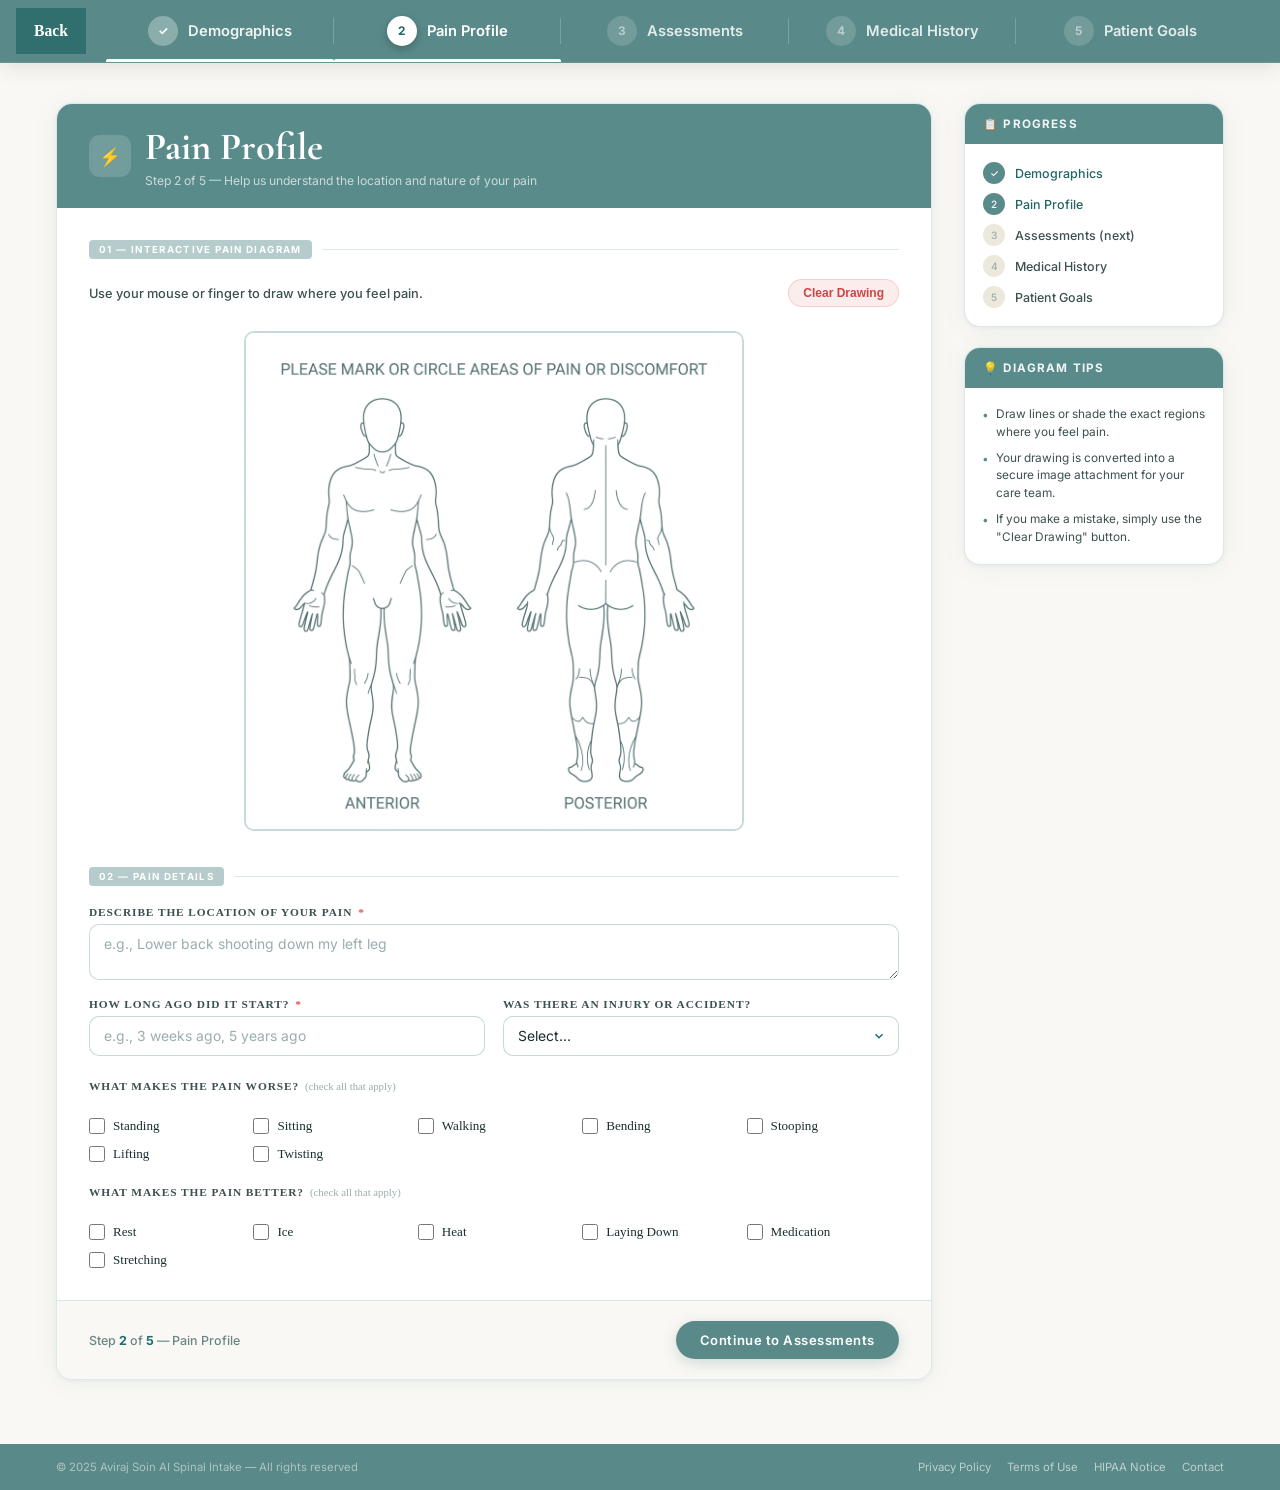
<file: spinalProject/pain-profile.html>
<!DOCTYPE html>
<html lang="en">

<head>
    <meta charset="UTF-8">
    <meta name="viewport" content="width=device-width, initial-scale=1.0">
    <title>Pain Profile – Aviraj Soin AI Spinal Intake</title>
    <link rel="preconnect" href="https://fonts.googleapis.com">
    <link rel="preconnect" href="https://fonts.gstatic.com" crossorigin>
    <link
        href="https://fonts.googleapis.com/css2?family=Cormorant+Garamond:ital,wght@0,400;0,600;0,700;1,400;1,600&family=Inter:wght@300;400;500;600;700&display=swap"
        rel="stylesheet">
    <link rel="stylesheet" href="intake.css">
    <style>
        .canvas-container {
            position: relative;
            width: 100%;
            max-width: 500px;
            margin: 0 auto 20px;
            border: 2px solid var(--border-mid);
            border-radius: var(--radius-sm);
            background: #fff;
            overflow: hidden;
            touch-action: none;
            /* Prevent scrolling while drawing on mobile */
        }

        .canvas-bg {
            display: block;
            width: 100%;
            height: auto;
            pointer-events: none;
            user-select: none;
        }

        #painCanvas {
            position: absolute;
            top: 0;
            left: 0;
            width: 100%;
            height: 100%;
            cursor: crosshair;
            z-index: 10;
        }

        .canvas-tools {
            display: flex;
            justify-content: space-between;
            align-items: center;
            margin-bottom: 24px;
        }

        .canvas-instr {
            font-size: 0.8rem;
            color: var(--text-mid);
            font-weight: 500;
        }

        .btn-clear {
            background: rgba(224, 82, 82, 0.1);
            color: #d14343;
            border: 1px solid rgba(224, 82, 82, 0.2);
            padding: 6px 14px;
            border-radius: 50px;
            font-size: 0.75rem;
            font-weight: 600;
            cursor: pointer;
            transition: var(--transition);
        }

        .btn-clear:hover {
            background: rgba(224, 82, 82, 0.2);
        }

        .checkbox-grid {
            display: grid;
            grid-template-columns: repeat(auto-fill, minmax(130px, 1fr));
            gap: 12px;
            margin-top: 8px;
        }

        .checkbox-label {
            font-family: Georgia, 'Times New Roman', Times, serif;
            display: flex;
            align-items: center;
            gap: 8px;
            font-size: 0.82rem;
            color: var(--text-dark);
            cursor: pointer;
            text-transform: none;
            letter-spacing: normal;
            font-weight: 500;
        }

        .checkbox-label input {
            cursor: pointer;
            width: 16px;
            height: 16px;
            accent-color: var(--teal-dark);
        }
    </style>
</head>

<body>

    <div class="page-wrap">

        <!-- ══ PROGRESS BAR ══ -->
        <nav class="progress-band" aria-label="Form progress">
            <div class="progress-inner">
                <a href="form.html" class="back-link"><span>Back</span></a>
                <div class="progress-steps">
                    <div class="step-node done">
                        <div class="step-circle">✓</div>
                        <span class="step-label">Demographics</span>
                        <div class="step-bar"></div>
                    </div>
                    <div class="step-node active">
                        <div class="step-circle">2</div>
                        <span class="step-label">Pain Profile</span>
                        <div class="step-bar"></div>
                    </div>
                    <div class="step-node upcoming">
                        <div class="step-circle">3</div>
                        <span class="step-label">Assessments</span>
                    </div>
                    <div class="step-node upcoming">
                        <div class="step-circle">4</div>
                        <span class="step-label">Medical History</span>
                    </div>
                    <div class="step-node upcoming">
                        <div class="step-circle">5</div>
                        <span class="step-label">Patient Goals</span>
                    </div>
                </div>
            </div>
        </nav>

        <!-- ══ MAIN CONTENT ══ -->
        <div class="main-content">

            <!-- Left: Form -->
            <div class="form-card">
                <div class="card-topbar">
                    <div class="topbar-icon">⚡</div>
                    <div class="topbar-text">
                        <h2>Pain Profile</h2>
                        <p>Step 2 of 5 — Help us understand the location and nature of your pain</p>
                    </div>
                </div>

                <div class="form-body">

                    <div id="val-banner" role="alert">
                        <span>⚠️</span>
                        <span id="val-msg">Please complete all required fields before continuing.</span>
                    </div>

                    <!-- §1 Pain Diagram -->
                    <div class="subsection">
                        <div class="subsection-hd">
                            <span class="tag">01 — Interactive Pain Diagram</span>
                            <div class="rule"></div>
                        </div>

                        <div class="canvas-tools">
                            <span class="canvas-instr">Use your mouse or finger to draw where you feel pain.</span>
                            <button type="button" class="btn-clear" onclick="clearCanvas()">Clear Drawing</button>
                        </div>

                        <div class="canvas-container">
                            <!-- Make sure the image uses the exact one we placed -->
                            <img src="human_body_pain_diagram.png" class="canvas-bg" id="diagramBg"
                                alt="Human Body Pain Diagram">
                            <canvas id="painCanvas"></canvas>
                        </div>
                        <input type="hidden" id="pain_diagram_base64" name="pain_diagram_base64">
                    </div>

                    <!-- §2 Pain Description -->
                    <div class="subsection">
                        <div class="subsection-hd">
                            <span class="tag">02 — Pain Details</span>
                            <div class="rule"></div>
                        </div>

                        <div class="form-row c1">
                            <div class="form-field" id="field-pain_location">
                                <label for="pain_location">Describe the location of your pain <span
                                        class="req">*</span></label>
                                <textarea id="pain_location" name="pain_location" rows="2"
                                    placeholder="e.g., Lower back shooting down my left leg" required></textarea>
                                <span class="field-err">Description is required.</span>
                            </div>
                        </div>

                        <div class="form-row c2">
                            <div class="form-field" id="field-pain_duration">
                                <label for="pain_duration">How long ago did it start? <span class="req">*</span></label>
                                <input type="text" id="pain_duration" name="pain_duration"
                                    placeholder="e.g., 3 weeks ago, 5 years ago" required>
                                <span class="field-err">Duration is required.</span>
                            </div>
                            <div class="form-field">
                                <label for="pain_injury">Was there an injury or accident?</label>
                                <select id="pain_injury" name="pain_injury">
                                    <option value="">Select...</option>
                                    <option value="No">No specific injury</option>
                                    <option value="Car Accident">Car Accident</option>
                                    <option value="Work Injury">Work Injury</option>
                                    <option value="Sports Injury">Sports Injury</option>
                                    <option value="Fall">Fall</option>
                                    <option value="Other">Other</option>
                                </select>
                            </div>
                        </div>

                        <div class="form-row c1" style="margin-top: 24px;">
                            <label>What makes the pain worse? <span class="label-note">(check all that
                                    apply)</span></label>
                            <div class="checkbox-grid">
                                <label class="checkbox-label"><input type="checkbox" name="pain_worse" value="Standing">
                                    Standing</label>
                                <label class="checkbox-label"><input type="checkbox" name="pain_worse" value="Sitting">
                                    Sitting</label>
                                <label class="checkbox-label"><input type="checkbox" name="pain_worse" value="Walking">
                                    Walking</label>
                                <label class="checkbox-label"><input type="checkbox" name="pain_worse" value="Bending">
                                    Bending</label>
                                <label class="checkbox-label"><input type="checkbox" name="pain_worse" value="Stooping">
                                    Stooping</label>
                                <label class="checkbox-label"><input type="checkbox" name="pain_worse" value="Lifting">
                                    Lifting</label>
                                <label class="checkbox-label"><input type="checkbox" name="pain_worse" value="Twisting">
                                    Twisting</label>
                            </div>
                        </div>

                        <div class="form-row c1" style="margin-top: 24px;">
                            <label>What makes the pain better? <span class="label-note">(check all that
                                    apply)</span></label>
                            <div class="checkbox-grid">
                                <label class="checkbox-label"><input type="checkbox" name="pain_better" value="Rest">
                                    Rest</label>
                                <label class="checkbox-label"><input type="checkbox" name="pain_better" value="Ice">
                                    Ice</label>
                                <label class="checkbox-label"><input type="checkbox" name="pain_better" value="Heat">
                                    Heat</label>
                                <label class="checkbox-label"><input type="checkbox" name="pain_better"
                                        value="Laying Down"> Laying Down</label>
                                <label class="checkbox-label"><input type="checkbox" name="pain_better"
                                        value="Medication"> Medication</label>
                                <label class="checkbox-label"><input type="checkbox" name="pain_better"
                                        value="Stretching"> Stretching</label>
                            </div>
                        </div>

                    </div>

                </div><!-- /form-body -->

                <!-- Card foot -->
                <div class="card-foot">
                    <div class="step-counter">Step <strong>2</strong> of <strong>5</strong> — Pain Profile</div>
                    <div>
                        <button type="button" class="btn btn-primary" onclick="validateAndContinue()">Continue to
                            Assessments
                        </button>
                    </div>
                </div>
            </div>

            <!-- Right: Sidebar -->
            <aside class="sidebar">
                <div class="side-card">
                    <div class="side-card-hd">📋 Progress</div>
                    <div class="side-card-body">
                        <div class="check-list">
                            <div class="check-item done">
                                <div class="ci">✓</div> Demographics
                            </div>
                            <div class="check-item todo" style="color: #236464;">
                                <div class="ci" style="background:#236464bf; color:#fff;">2</div> Pain Profile
                            </div>
                            <div class="check-item todo">
                                <div class="ci">3</div> Assessments (next)
                            </div>
                            <div class="check-item todo">
                                <div class="ci">4</div> Medical History
                            </div>
                            <div class="check-item todo">
                                <div class="ci">5</div> Patient Goals
                            </div>
                        </div>
                    </div>
                </div>

                <div class="side-card">
                    <div class="side-card-hd">💡 Diagram Tips</div>
                    <div class="side-card-body">
                        <div class="tip-list">
                            <div class="tip-item">Draw lines or shade the exact regions where you feel pain.</div>
                            <div class="tip-item">Your drawing is converted into a secure image attachment for your care
                                team.</div>
                            <div class="tip-item">If you make a mistake, simply use the "Clear Drawing" button.</div>
                        </div>
                    </div>
                </div>
            </aside>

        </div><!-- /main-content -->

        <footer class="site-footer">
            <p>© 2025 Aviraj Soin AI Spinal Intake — All rights reserved</p>
            <div class="footer-links">
                <a href="#">Privacy Policy</a>
                <a href="#">Terms of Use</a>
                <a href="#">HIPAA Notice</a>
                <a href="#">Contact</a>
            </div>
        </footer>

    </div><!-- /page-wrap -->

    <script>
        /* ── Canvas Logic ───────────────────────────────── */
        const canvas = document.getElementById('painCanvas');
        const ctx = canvas.getContext('2d');
        const bgImg = document.getElementById('diagramBg');
        let isDrawing = false;

        // Ensure canvas dimensions match visually rendered dimensions
        function resizeCanvas() {
            // Give it a tiny delay to ensure bg image is rendered fully First load
            setTimeout(() => {
                canvas.width = canvas.offsetWidth;
                canvas.height = canvas.offsetHeight;

                // Restoring drawing if resized? (Ideally we'd redraw, but let's just restore localstorage immediately)
                loadDraft();
            }, 50);
        }

        window.addEventListener('resize', () => {
            // Optional: Debounce resize to preserve drawing, but simplest is skip resizing dynamic canvas unless empty.
        });

        // Wait for image to load to set initial sizes correctly
        bgImg.onload = resizeCanvas;
        if (bgImg.complete) resizeCanvas();

        function getMousePos(e) {
            const rect = canvas.getBoundingClientRect();
            let clientX = e.clientX;
            let clientY = e.clientY;

            if (e.touches && e.touches.length > 0) {
                clientX = e.touches[0].clientX;
                clientY = e.touches[0].clientY;
            }

            return {
                x: clientX - rect.left,
                y: clientY - rect.top
            };
        }

        function startDrawing(e) {
            e.preventDefault();
            isDrawing = true;
            const pos = getMousePos(e);
            ctx.beginPath();
            ctx.moveTo(pos.x, pos.y);

            // Draw a dot just for clicking
            ctx.fillStyle = 'rgba(220, 53, 69, 0.4)';
            ctx.arc(pos.x, pos.y, 4, 0, Math.PI * 2);
            ctx.fill();

            ctx.beginPath();
            ctx.moveTo(pos.x, pos.y);
        }

        function draw(e) {
            if (!isDrawing) return;
            e.preventDefault();
            const pos = getMousePos(e);
            ctx.lineTo(pos.x, pos.y);
            ctx.strokeStyle = 'rgba(220, 53, 69, 0.6)'; // Red/Pink semi-transparent for pain
            ctx.lineWidth = 14;
            ctx.lineCap = 'round';
            ctx.lineJoin = 'round';
            ctx.stroke();
        }

        function stopDrawing(e) {
            if (isDrawing) {
                e.preventDefault();
                isDrawing = false;
                ctx.closePath();
                scheduleDraftSave();
            }
        }

        canvas.addEventListener('mousedown', startDrawing);
        canvas.addEventListener('mousemove', draw);
        window.addEventListener('mouseup', stopDrawing);

        canvas.addEventListener('touchstart', startDrawing, { passive: false });
        canvas.addEventListener('touchmove', draw, { passive: false });
        window.addEventListener('touchend', stopDrawing);

        function clearCanvas() {
            ctx.clearRect(0, 0, canvas.width, canvas.height);
            scheduleDraftSave();
        }

        // Helper to bake canvas with white background + background image + drawn strokes
        function generateCompositeImage() {
            // We create a temporary canvas to composite bg image + drawing so the exported base64 contains the body
            const tempCanvas = document.createElement('canvas');
            tempCanvas.width = canvas.width;
            tempCanvas.height = canvas.height;
            const tCtx = tempCanvas.getContext('2d');

            // Draw white background
            tCtx.fillStyle = '#ffffff';
            tCtx.fillRect(0, 0, tempCanvas.width, tempCanvas.height);

            // Draw original background image
            if (bgImg.complete) {
                tCtx.drawImage(bgImg, 0, 0, tempCanvas.width, tempCanvas.height);
            }

            // Draw what the user drew
            tCtx.drawImage(canvas, 0, 0);

            // Return very compressed JPEG to keep Google Sheets payload under limits
            try {
                return tempCanvas.toDataURL('image/jpeg', 0.4);
            } catch (e) {
                console.warn("Local CORS prevented saving canvas", e);
                return "";
            }
        }

        /* ── Auto draft save / load ──────────────────────── */
        let _draftTimer = null;
        function saveDraft() {
            const data = {};

            // Text inputs & textareas
            document.querySelectorAll('input[type="text"], input[type="hidden"], textarea, select').forEach(el => {
                if (el.id) data[el.id] = el.value;
            });

            // Checkboxes
            document.querySelectorAll('input[type="checkbox"]').forEach(el => {
                data[el.name + '-' + el.value] = el.checked;
            });

            // Canvas drawing (just save the drawn stroke layer as PNG for restoring onto screen)
            try {
                // If it's totally empty, handle that gracefully
                try {
                    data['_canvasStrokes'] = canvas.toDataURL('image/png');
                } catch (e) { /* ignore strict CORS */ }

                localStorage.setItem('spinal_pain_draft', JSON.stringify(data));
            } catch (e) { console.warn('Storage quota filled'); }
        }

        function scheduleDraftSave() {
            clearTimeout(_draftTimer);
            _draftTimer = setTimeout(saveDraft, 800);
        }

        document.querySelectorAll('input, select, textarea').forEach(el => {
            el.addEventListener('input', scheduleDraftSave);
            el.addEventListener('change', scheduleDraftSave);
        });

        function loadDraft() {
            try {
                const saved = localStorage.getItem('spinal_pain_draft');
                if (!saved) return;
                const data = JSON.parse(saved);

                Object.entries(data).forEach(([key, val]) => {
                    if (key === '_canvasStrokes' && val) {
                        const img = new Image();
                        img.onload = () => ctx.drawImage(img, 0, 0);
                        img.src = val;
                    } else if (key.includes('-')) {
                        // Checkbox restoring
                        const el = document.querySelector(`input[name="${key.split('-')[0]}"][value="${key.split('-')[1]}"]`);
                        if (el && typeof val === 'boolean') el.checked = val;
                    } else {
                        const el = document.getElementById(key);
                        if (el) el.value = val;
                    }
                });
            } catch (e) { }
        }

        /* ── Toast ──────────────────────────────────────── */
        function toast(msg) {
            const t = document.createElement('div');
            t.textContent = msg;
            Object.assign(t.style, {
                position: 'fixed', bottom: '28px', right: '28px',
                background: '#236464bf', backdropFilter: 'blur(8px)',
                color: '#fff', padding: '12px 22px', borderRadius: '50px',
                fontSize: '0.83rem', fontWeight: '600',
                boxShadow: '0 6px 24px rgba(35,100,100,0.3)',
                zIndex: '9999', opacity: '0', transform: 'translateY(12px)',
                transition: 'all 0.3s ease', fontFamily: 'Inter, sans-serif'
            });
            document.body.appendChild(t);
            requestAnimationFrame(() => { t.style.opacity = '1'; t.style.transform = 'translateY(0)'; });
            setTimeout(() => {
                t.style.opacity = '0'; t.style.transform = 'translateY(12px)';
                setTimeout(() => t.remove(), 350);
            }, 2800);
        }

        /* ── Validation ──────────────────────────────────── */
        const required = [
            { id: 'pain_location', label: 'Pain Location' },
            { id: 'pain_duration', label: 'Pain Duration' }
        ];

        function clearErrors() {
            required.forEach(f => {
                const w = document.getElementById('field-' + f.id);
                if (w) w.classList.remove('err');
            });
            document.getElementById('val-banner').classList.remove('show');
        }


        function validateAndContinue() {
            clearErrors();
            const errs = [];
            required.forEach(f => {
                const el = document.getElementById(f.id);
                if (!el) return;
                if (!el.value.trim()) {
                    errs.push(f.label);
                    const w = document.getElementById('field-' + f.id);
                    if (w) w.classList.add('err');
                }
            });

            if (errs.length) {
                const banner = document.getElementById('val-banner');
                document.getElementById('val-msg').textContent = 'Please complete: ' + errs.join(', ') + '.';
                banner.classList.add('show');
                banner.scrollIntoView({ behavior: 'smooth', block: 'nearest' });
                return;
            }

            // --- SAVE PAIN DIAGRAM AS IMAGE ---
            const base64Image = generateCompositeImage();
            console.log('📸 Pain diagram generated, length:', base64Image ? base64Image.length : 0);

            // 1. Save to hidden input (for immediate use)
            const hiddenInput = document.getElementById('pain_diagram_base64');
            if (hiddenInput) {
                hiddenInput.value = base64Image;
                console.log('✅ Saved to hidden input');
            }

            // 2. Save to localStorage (for final submission)
            const painData = JSON.parse(localStorage.getItem('spinal_pain_draft') || '{}');
            painData.pain_diagram_base64 = base64Image;
            painData.has_pain_diagram = base64Image ? true : false;
            localStorage.setItem('spinal_pain_draft', JSON.stringify(painData));
            console.log('✅ Saved to localStorage, has_pain_diagram:', painData.has_pain_diagram);

            // Save state one last time
            saveDraft();

            const btn = document.querySelector('.btn-primary');
            const originalText = btn.textContent;
            btn.textContent = 'Continuing...';
            btn.disabled = true;

            setTimeout(() => {
                btn.textContent = originalText;
                btn.disabled = false;
                toast('✅ Pain Profile saved! Moving to Assessments...');
                window.location.href = 'assessments.html';
            }, 600);
        }
    </script>
</body>

</html>
</file>
<file: cardialProject/af-intake.css>
/* ══════════════════════════════════════════════
           AF SCREENING TOOL — DESIGN TOKENS
   ══════════════════════════════════════════════ */
:root {
    /* Brand */
    --crimson-dark:  #7b1e2e;
    --crimson-mid:   #a02a3e;
    --crimson-light: #c9455a;
    --crimson-pale:  #f5d5da;
    --crimson-faint: #fdf0f2;

    /* Deep navy-teal background tones */
    --navy:          #0b1f2e;
    --navy-mid:      #122537;
    --teal-accent:   #1d6e6e;
    --teal-glass:    rgba(29, 110, 110, 0.55);

    /* Neutrals */
    --cream:         #f5f0e8;
    --cream-dark:    #ede8dc;
    --parchment:     #faf8f4;
    --white:         #ffffff;
    --text-dark:     #1a2030;
    --text-mid:      #3d4a5a;
    --text-light:    #6b7a8a;
    --text-muted:    #9aadad;

    /* Borders & shadows */
    --border:        rgba(123, 30, 46, 0.12);
    --border-mid:    rgba(123, 30, 46, 0.22);
    --shadow-card:   0 2px 24px rgba(123, 30, 46, 0.07), 0 1px 4px rgba(0,0,0,0.04);
    --shadow-glow:   0 8px 32px rgba(160, 42, 62, 0.18);

    /* Shape */
    --radius:    16px;
    --radius-sm: 10px;
    --transition: 0.26s cubic-bezier(0.4, 0, 0.2, 1);
}

*, *::before, *::after { box-sizing: border-box; margin: 0; padding: 0; }
html { scroll-behavior: smooth; }

body {
    font-family: 'Inter', sans-serif;
    background: var(--parchment);
    color: var(--text-dark);
    min-height: 100vh;
    overflow-x: hidden;
    -webkit-font-smoothing: antialiased;
}

/* ══ PAGE WRAP ══ */
.page-wrap { display: flex; flex-direction: column; min-height: 100vh; }

/* ══════════════════════════════════════════════
   PROGRESS / NAV BAND
   ══════════════════════════════════════════════ */
.progress-band {
    background: rgba(11, 31, 46, 0.88);
    backdrop-filter: blur(14px);
    -webkit-backdrop-filter: blur(14px);
    border-bottom: 1px solid rgba(201, 69, 90, 0.2);
    padding: 0 36px 0 16px;
    position: sticky;
    top: 0;
    z-index: 100;
    box-shadow: 0 4px 24px rgba(0,0,0,0.18);
}

.progress-inner {
    display: flex;
    align-items: center;
    justify-content: space-between;
    gap: 20px;
}

.back-link {
    font-size: 0.96rem;
    font-weight: 600;
    color: rgba(255,255,255,0.9);
    font-family: Georgia, serif;
    text-decoration: none;
    display: flex;
    align-items: center;
    gap: 6px;
    padding: 14px 18px;
    transition: color 0.2s;
    flex-shrink: 0;
}
.back-link:hover { color: #fff; }

.progress-steps {
    display: flex;
    flex: 1;
    justify-content: space-between;
    align-items: center;
}

.step-node {
    display: flex;
    align-items: center;
    justify-content: center;
    gap: 10px;
    padding: 16px 10px;
    position: relative;
    flex: 1;
    cursor: default;
}

.step-node:not(:last-child)::after {
    content: '';
    position: absolute;
    right: 0; top: 50%;
    transform: translateY(-50%);
    width: 1px; height: 26px;
    background: rgba(255,255,255,0.15);
}

.step-circle {
    width: 30px; height: 30px;
    border-radius: 50%;
    display: flex; align-items: center; justify-content: center;
    font-size: 0.74rem; font-weight: 700;
    flex-shrink: 0;
}

.step-node.active .step-circle {
    background: var(--crimson-light);
    color: #fff;
    box-shadow: 0 3px 12px rgba(201,69,90,0.4);
}
.step-node.done .step-circle {
    background: rgba(255,255,255,0.25);
    color: #fff;
}
.step-node.upcoming .step-circle {
    background: rgba(255,255,255,0.1);
    color: rgba(255,255,255,0.4);
}

.step-label {
    font-size: 0.88rem;
    font-weight: 600;
    color: rgba(255,255,255,0.85);
}
.step-node.upcoming .step-label { color: rgba(255,255,255,0.5); }
.step-node.active .step-label { color: #fff; }

.step-bar {
    position: absolute; bottom: 0; left: 0; right: 0;
    height: 3px;
    background: var(--crimson-light);
    border-radius: 2px 2px 0 0;
}

/* ══════════════════════════════════════════════
   MAIN CONTENT LAYOUT
   ══════════════════════════════════════════════ */
.main-content {
    flex: 1;
    padding: 40px 56px 64px;
    display: grid;
    grid-template-columns: 1fr 270px;
    gap: 32px;
    align-items: start;
    max-width: 1440px;
    width: 100%;
    margin: 0 auto;
}

/* ══ FORM CARD ══ */
.form-card {
    background: var(--white);
    border: 1px solid var(--border);
    border-radius: var(--radius);
    box-shadow: var(--shadow-card);
    overflow: hidden;
}

.card-topbar {
    background: linear-gradient(135deg, rgba(11,31,46,0.92) 0%, rgba(123,30,46,0.85) 100%);
    padding: 22px 32px;
    display: flex;
    align-items: center;
    gap: 16px;
}

.topbar-icon {
    width: 46px; height: 46px;
    background: rgba(255,255,255,0.12);
    border-radius: 12px;
    display: flex; align-items: center; justify-content: center;
    font-size: 1.2rem;
    flex-shrink: 0;
}

.topbar-text h2 {
    font-family: 'Cormorant Garamond', serif;
    font-size: 2.2rem;
    font-weight: 700;
    color: var(--white);
    line-height: 1.1;
}
.topbar-text p {
    font-size: 0.76rem;
    color: rgba(255,255,255,0.6);
    margin-top: 4px;
}

.form-body { padding: 32px; }

/* ══ SUBSECTIONS ══ */
.subsection { margin-bottom: 36px; }
.subsection:last-child { margin-bottom: 0; }

.subsection-hd {
    display: flex;
    align-items: center;
    gap: 10px;
    margin-bottom: 20px;
}

.subsection-hd .tag {
    background: var(--crimson-dark);
    color: var(--white);
    font-size: 0.6rem;
    font-weight: 700;
    letter-spacing: 0.14em;
    text-transform: uppercase;
    padding: 4px 10px;
    border-radius: 4px;
}

.subsection-hd .rule {
    flex: 1; height: 1px;
    background: var(--border);
}

/* ══ FORM GRID ══ */
.form-row { display: grid; gap: 18px; margin-bottom: 18px; }
.form-row:last-child { margin-bottom: 0; }
.form-row.c2 { grid-template-columns: 1fr 1fr; }
.form-row.c3 { grid-template-columns: 1fr 1fr 1fr; }
.form-row.c1 { grid-template-columns: 1fr; }

.form-field { display: flex; flex-direction: column; gap: 6px; }

label {
    font-family: Georgia, serif;
    font-size: 0.7rem;
    font-weight: 700;
    letter-spacing: 0.08em;
    text-transform: uppercase;
    color: var(--text-mid);
    display: flex; align-items: center; gap: 6px;
}
.req { color: var(--crimson-light); }

.label-note {
    font-size: 0.65rem;
    font-weight: 400;
    letter-spacing: 0;
    text-transform: none;
    color: var(--text-muted);
}

input[type="text"],
input[type="email"],
input[type="tel"],
input[type="number"],
input[type="date"],
select,
textarea {
    width: 100%;
    background: #fff;
    border: 1.5px solid var(--border-mid);
    border-radius: var(--radius-sm);
    color: var(--text-dark);
    font-family: 'Inter', sans-serif;
    font-size: 0.87rem;
    padding: 11px 14px;
    outline: none;
    transition: var(--transition);
    appearance: none;
    -webkit-appearance: none;
}

input::placeholder, textarea::placeholder { color: var(--text-muted); }

input:hover, select:hover { border-color: var(--crimson-mid); }

input:focus, select:focus, textarea:focus {
    border-color: var(--crimson-dark);
    background: var(--white);
    box-shadow: 0 0 0 3px rgba(123,30,46,0.1);
}

input[readonly] {
    background: var(--crimson-faint);
    border-color: var(--crimson-pale);
    color: var(--crimson-dark);
    font-weight: 600;
    cursor: default;
}

select {
    background-image: url("data:image/svg+xml,%3Csvg xmlns='http://www.w3.org/2000/svg' viewBox='0 0 24 24' fill='none' stroke='%237b1e2e' stroke-width='2.5'%3E%3Cpolyline points='6 9 12 15 18 9'/%3E%3C/svg%3E");
    background-repeat: no-repeat;
    background-position: right 12px center;
    background-size: 14px;
    padding-right: 36px;
    cursor: pointer;
}
select option { background: var(--white); color: var(--text-dark); }

/* ══ VALIDATION ══ */
#val-banner {
    display: none; align-items: flex-start; gap: 10px;
    background: #fff5f5; border: 1.5px solid #fca5a5;
    border-radius: var(--radius-sm); padding: 14px 18px;
    margin-bottom: 24px; font-size: 0.8rem; color: #c53030;
}
#val-banner.show { display: flex; }
.field-err { font-size: 0.69rem; color: var(--crimson-light); margin-top: 2px; display: none; }
.form-field.err input, .form-field.err select { border-color: #fca5a5; background: #fff8f8; }
.form-field.err .field-err { display: block; }

/* ══ CARD FOOTER ══ */
.card-foot {
    padding: 20px 32px;
    border-top: 1px solid var(--border);
    background: var(--parchment);
    display: flex; align-items: center;
    justify-content: space-between; gap: 14px;
}
.step-counter { font-size: 0.78rem; color: var(--text-light); font-weight: 500; }
.step-counter strong { color: var(--crimson-dark); font-weight: 700; }

.btn {
    display: inline-flex; align-items: center; gap: 8px;
    border: none; border-radius: 50px;
    font-family: 'Inter', sans-serif; font-size: 0.82rem;
    font-weight: 600; letter-spacing: 0.04em;
    padding: 11px 24px; cursor: pointer;
    transition: var(--transition);
}

.btn-primary {
    background: linear-gradient(135deg, var(--crimson-dark) 0%, var(--crimson-mid) 100%);
    color: var(--white);
    box-shadow: 0 4px 18px rgba(123,30,46,0.25);
}
.btn-primary:hover {
    transform: translateY(-2px);
    box-shadow: 0 8px 28px rgba(123,30,46,0.38);
}
.btn-primary:active { transform: none; }

.btn-secondary {
    background: var(--cream-dark);
    color: var(--text-mid);
}
.btn-secondary:hover { background: var(--cream); }

/* ══════════════════════════════════════════════
   ACCORDION (assessment surveys)
   ══════════════════════════════════════════════ */
.accordion { display: flex; flex-direction: column; gap: 14px; }

.acc-item {
    border: 1px solid var(--border-mid);
    border-radius: var(--radius-sm);
    background: #fff;
    overflow: hidden;
    transition: var(--transition);
}
.acc-item.completed {
    border-color: var(--crimson-light);
    background: var(--crimson-faint);
}

.acc-header {
    padding: 16px 20px;
    cursor: pointer;
    display: flex; align-items: center;
    justify-content: space-between;
    font-weight: 600;
    color: var(--text-dark);
    user-select: none;
    background: #fff;
    border-bottom: 1px solid transparent;
    transition: var(--transition);
}
.acc-item.active .acc-header { border-bottom-color: var(--border-mid); background: var(--parchment); }
.acc-item.completed .acc-header { background: transparent; }
.acc-header:hover { background: var(--parchment); }

.acc-title { display: flex; align-items: center; gap: 12px; }

.acc-badge {
    display: flex; align-items: center; justify-content: center;
    width: 26px; height: 26px; border-radius: 50%;
    background: var(--cream-dark); color: var(--text-mid);
    font-size: 0.74rem; font-weight: 700; flex-shrink: 0;
}
.acc-item.completed .acc-badge { background: var(--crimson-mid); color: #fff; }

.acc-name { font-size: 0.95rem; font-weight: 600; color: var(--text-dark); }
.acc-subtitle { font-size: 0.72rem; color: var(--text-light); font-weight: 400; margin-top: 2px; }

.acc-score {
    font-size: 0.75rem; color: var(--crimson-dark); font-weight: 700;
    background: rgba(255,255,255,0.7); padding: 2px 10px;
    border-radius: 30px; display: none;
}
.acc-item.completed .acc-score { display: inline-block; }

.acc-arrow {
    font-size: 1.1rem; color: var(--text-muted);
    transition: transform 0.3s ease;
}
.acc-item.active .acc-arrow { transform: rotate(180deg); color: var(--crimson-dark); }

.acc-content {
    display: none; padding: 24px 20px; background: #fff;
}
.acc-item.active .acc-content { display: block; animation: fadeSlide 0.28s ease; }

@keyframes fadeSlide {
    from { opacity: 0; transform: translateY(-6px); }
    to   { opacity: 1; transform: translateY(0); }
}

/* ══ SURVEY QUESTIONS ══ */
.survey-intro {
    font-size: 0.82rem;
    color: var(--text-light);
    line-height: 1.6;
    margin-bottom: 20px;
    padding: 12px 16px;
    background: var(--parchment);
    border-left: 3px solid var(--crimson-light);
    border-radius: 0 var(--radius-sm) var(--radius-sm) 0;
}

.survey-q { margin-bottom: 0; padding-bottom: 18px; }
.survey-q:last-child { margin-bottom: 0; padding-bottom: 0; border-bottom: none; }

.survey-label {
    font-size: 0.92rem; font-weight: 600;
    color: var(--text-dark); margin-bottom: 10px; display: block;
    line-height: 1.45;
}
.survey-label .q-num {
    display: inline-flex; align-items: center; justify-content: center;
    width: 22px; height: 22px; border-radius: 50%;
    background: var(--crimson-faint); color: var(--crimson-dark);
    font-size: 0.68rem; font-weight: 700; margin-right: 8px; flex-shrink: 0;
    vertical-align: middle;
}

.survey-hint {
    font-size: 0.75rem; color: var(--text-muted); margin-bottom: 12px;
    font-style: italic;
}

/* Radio & checkbox groups */
.radio-group, .check-group { display: flex; flex-direction: column; gap: 8px; }
.radio-group.inline, .check-group.inline { flex-direction: row; flex-wrap: wrap; gap: 8px; }

.radio-opt, .check-opt {
    display: flex; align-items: center; gap: 10px;
    padding: 10px 14px;
    border: 1.5px solid var(--border-mid);
    border-radius: var(--radius-sm);
    cursor: pointer;
    transition: var(--transition);
    user-select: none;
    font-size: 0.86rem; color: var(--text-mid);
}
.radio-opt:hover, .check-opt:hover {
    border-color: var(--crimson-mid);
    background: var(--crimson-faint);
    color: var(--crimson-dark);
}
.radio-opt input, .check-opt input { display: none; }

.radio-opt.selected, .check-opt.selected {
    border-color: var(--crimson-dark);
    background: var(--crimson-faint);
    color: var(--crimson-dark);
    font-weight: 600;
}

.opt-indicator {
    width: 18px; height: 18px; border-radius: 50%;
    border: 2px solid var(--border-mid);
    flex-shrink: 0; display: flex; align-items: center; justify-content: center;
    transition: var(--transition);
}
.check-opt .opt-indicator { border-radius: 5px; }

.radio-opt.selected .opt-indicator,
.check-opt.selected .opt-indicator {
    border-color: var(--crimson-dark);
    background: var(--crimson-dark);
}
.radio-opt.selected .opt-indicator::after {
    content: ''; width: 8px; height: 8px; border-radius: 50%; background: #fff;
}
.check-opt.selected .opt-indicator::after {
    content: '\2713'; color: #fff; font-size: 0.7rem; font-weight: 700;
}

/* Scale/slider */
.scale-row {
    display: flex; gap: 6px; flex-wrap: wrap;
}
.scale-btn {
    flex: 1; min-width: 40px; text-align: center;
    padding: 10px 4px; border: 1.5px solid var(--border-mid);
    border-radius: 8px; cursor: pointer; font-size: 0.8rem;
    font-weight: 600; color: var(--text-mid);
    transition: var(--transition); user-select: none;
}
.scale-btn:hover { border-color: var(--crimson-mid); color: var(--crimson-mid); }
.scale-btn.selected {
    border-color: var(--crimson-dark); background: var(--crimson-dark); color: #fff;
}

.scale-labels {
    display: flex; justify-content: space-between;
    margin-top: 6px; font-size: 0.68rem; color: var(--text-muted);
    font-style: italic;
}

/* Score display */
.score-display {
    margin-top: 20px; padding: 14px 20px;
    background: linear-gradient(135deg, var(--navy) 0%, var(--crimson-dark) 100%);
    border-radius: var(--radius-sm); color: #fff;
    display: flex; align-items: center; gap: 14px;
    display: none;
}
.score-display.visible { display: flex; }
.score-display .score-val {
    font-family: 'Cormorant Garamond', serif;
    font-size: 2.2rem; font-weight: 700; color: #fff; line-height: 1;
}
.score-display .score-label { font-size: 0.73rem; color: rgba(255,255,255,0.65); margin-top: 2px; }
.score-display .score-interp { font-size: 0.82rem; color: rgba(255,255,255,0.9); font-weight: 500; }

.acc-complete-btn {
    margin-top: 22px;
    background: linear-gradient(135deg, var(--crimson-dark), var(--crimson-mid));
    color: #fff; border: none; border-radius: 50px;
    padding: 11px 28px; cursor: pointer;
    font-family: 'Inter', sans-serif; font-size: 0.83rem; font-weight: 600;
    transition: var(--transition);
    display: inline-flex; align-items: center; gap: 8px;
}
.acc-complete-btn:hover { transform: translateY(-2px); box-shadow: var(--shadow-glow); }

/* ══════════════════════════════════════════════
   SIDEBAR
   ══════════════════════════════════════════════ */
.sidebar { display: flex; flex-direction: column; gap: 20px; }

.side-card {
    background: var(--white);
    border: 1px solid var(--border);
    border-radius: var(--radius);
    box-shadow: var(--shadow-card);
    overflow: hidden;
}

.side-card-hd {
    background: linear-gradient(135deg, rgba(11,31,46,0.9) 0%, rgba(123,30,46,0.8) 100%);
    padding: 12px 18px;
    font-size: 0.71rem; font-weight: 700;
    letter-spacing: 0.1em; text-transform: uppercase;
    color: rgba(255,255,255,0.9);
    display: flex; align-items: center; gap: 8px;
}

.side-card-body { padding: 18px; }

.check-list { display: flex; flex-direction: column; gap: 9px; }
.check-item {
    display: flex; align-items: center; gap: 10px;
    font-size: 0.78rem; font-weight: 500;
    color: var(--text-mid);
}
.check-item.done { color: var(--crimson-dark); }
.check-item .ci {
    width: 22px; height: 22px; border-radius: 50%;
    background: var(--cream-dark);
    display: flex; align-items: center; justify-content: center;
    flex-shrink: 0; font-size: 0.63rem;
}
.check-item.done .ci { background: var(--crimson-mid); color: var(--white); }
.check-item.todo .ci { background: var(--cream-dark); color: var(--text-muted); }

.hipaa-card {
    display: flex; flex-direction: column; gap: 10px;
    padding: 18px;
    background: var(--crimson-faint);
    border: 1px solid var(--crimson-pale);
    border-radius: var(--radius);
}
.hipaa-card h4 {
    font-family: 'Cormorant Garamond', serif;
    font-size: 1.02rem; font-weight: 700; color: var(--crimson-dark);
}
.hipaa-card p {
    font-size: 0.82rem; line-height: 1.65; color: var(--text-mid);
}

.tip-list { display: flex; flex-direction: column; gap: 8px; }
.tip-item {
    display: flex; gap: 8px;
    font-size: 0.74rem; line-height: 1.5; color: var(--text-mid);
}
.tip-item::before {
    content: '\2022'; color: var(--crimson-mid);
    font-weight: 900; flex-shrink: 0; margin-top: 1px;
}

/* Score summary sidebar widget */
.score-summary-list { display: flex; flex-direction: column; gap: 8px; }
.score-row {
    display: flex; align-items: center; justify-content: space-between;
    padding: 8px 12px; border-radius: 8px;
    background: var(--parchment); font-size: 0.77rem;
}
.score-row .sr-name { color: var(--text-mid); font-weight: 500; }
.score-row .sr-val {
    font-weight: 700; color: var(--crimson-dark);
    background: var(--crimson-faint); padding: 2px 8px;
    border-radius: 20px; font-size: 0.72rem;
}
.score-row .sr-pending { color: var(--text-muted); font-style: italic; font-size: 0.7rem; }

/* ══ FOOTER ══ */
.site-footer {
    background: rgba(11,31,46,0.92);
    backdrop-filter: blur(8px);
    padding: 16px 56px;
    display: flex; align-items: center;
    justify-content: space-between; gap: 16px;
    border-top: 1px solid rgba(201,69,90,0.15);
}
.site-footer p { font-size: 0.7rem; color: rgba(255,255,255,0.45); }
.footer-links { display: flex; gap: 16px; }
.footer-links a {
    font-size: 0.7rem; color: rgba(255,255,255,0.55);
    text-decoration: none; transition: color 0.2s;
}
.footer-links a:hover { color: rgba(255,255,255,0.9); }

/* ══ SCROLLBAR ══ */
::-webkit-scrollbar { width: 5px; }
::-webkit-scrollbar-track { background: var(--cream-dark); }
::-webkit-scrollbar-thumb { background: var(--crimson-pale); border-radius: 4px; }
::-webkit-scrollbar-thumb:hover { background: var(--crimson-mid); }

/* ══ RESPONSIVE ══ */
@media (max-width: 1024px) {
    .main-content { grid-template-columns: 1fr; padding: 28px 24px 48px; }
    .sidebar { flex-direction: row; flex-wrap: wrap; }
    .side-card { flex: 1 1 240px; }
    .progress-band { padding: 0 24px; }
}

@media (max-width: 768px) {
    .form-body { padding: 20px; }
    .card-topbar { padding: 16px 20px; }
    .card-foot { padding: 14px 20px; flex-direction: column; align-items: flex-start; }
    .form-row.c2, .form-row.c3 { grid-template-columns: 1fr; }
    .site-footer { padding: 14px 20px; flex-direction: column; text-align: center; }
    .progress-band { padding: 0 16px; }
    .back-link span { display: none; }
    .step-label { display: none; }
    .radio-group.inline { flex-direction: column; }
}
</file>
<file: spinalProject/intake.css>
/* ══════════════════════════════════════════════
           DESIGN TOKENS
        ══════════════════════════════════════════════ */
:root {
    --teal-dark: #1d6e6e;
    --teal-mid: #2a9090;
    --teal-light: #4dbdbd;
    --teal-pale: #d4eeee;
    --teal-faint: #edf7f7;
    --cream: #f5f0e8;
    --cream-dark: #ede8dc;
    --parchment: #faf8f4;
    --white: #ffffff;
    --text-dark: #1a2e2e;
    --text-mid: #3d5050;
    --text-light: #6b8585;
    --text-muted: #9aadad;
    --border: rgba(29, 110, 110, 0.15);
    --border-mid: rgba(29, 110, 110, 0.25);
    --shadow-card: 0 2px 24px rgba(29, 110, 110, 0.08), 0 1px 4px rgba(0, 0, 0, 0.04);
    --radius: 16px;
    --radius-sm: 10px;
    --transition: 0.26s cubic-bezier(0.4, 0, 0.2, 1);
    --font-family: Georgia, 'Times New Roman', Times, serif;

}

*,
*::before,
*::after {
    box-sizing: border-box;
    margin: 0;
    padding: 0;
}

html {
    scroll-behavior: smooth;
}

body {
    font-family: 'Inter', sans-serif;
    background: var(--parchment);
    color: var(--text-dark);
    min-height: 100vh;
    overflow-x: hidden;
    -webkit-font-smoothing: antialiased;
}

/* ══ PAGE WRAP ══ */
.page-wrap {
    display: flex;
    flex-direction: column;
    min-height: 100vh;
}

/* ══ PROGRESS BAND ══ */
.progress-band {
    background: #236464bf;
    backdrop-filter: blur(12px);
    -webkit-backdrop-filter: blur(12px);
    border-bottom: 1px solid rgba(255, 255, 255, 0.1);
    padding: 0 36px 0 16px;
    position: sticky;
    top: 0;
    z-index: 100;
    box-shadow: 0 4px 20px rgba(0, 0, 0, 0.1);
}

.progress-inner {
    display: flex;
    align-items: center;
    justify-content: space-between;
    gap: 20px;
}

.back-link {
    font-size: 0.98rem;
    font-weight: 600;
    color: #ffffff;
    font-family: Georgia, 'Times New Roman', Times, serif;
    background-color: #236464bf;
    text-decoration: none;
    display: flex;
    align-items: center;
    gap: 6px;
    padding: 14px 18px;
    transition: color 0.2s ease;
    flex-shrink: 0;
}

.back-link:hover {
    color: #ffffff;
}

.progress-steps {
    display: flex;
    flex: 1;
    justify-content: space-between;
    align-items: center;
}

.step-node {
    display: flex;
    align-items: center;
    justify-content: center;
    gap: 10px;
    padding: 16px 10px;
    position: relative;
    flex: 1;
    cursor: default;
}

/* Beautiful divider lines between steps */
.step-node:not(:last-child)::after {
    content: '';
    position: absolute;
    right: 0;
    top: 50%;
    transform: translateY(-50%);
    width: 1px;
    height: 26px;
    background: rgba(255, 255, 255, 0.2);
}

.step-circle {
    width: 30px;
    height: 30px;
    border-radius: 50%;
    display: flex;
    align-items: center;
    justify-content: center;
    font-size: 0.74rem;
    font-weight: 700;
    flex-shrink: 0;
}

.step-node.active .step-circle {
    background: #ffffff;
    color: #236464;
    box-shadow: 0 3px 10px rgba(0, 0, 0, 0.25);
}

.step-node.done .step-circle {
    background: rgba(255, 255, 255, 0.3);
    color: #ffffff;
}

.step-node.upcoming .step-circle {
    background: rgba(255, 255, 255, 0.15);
    color: rgba(255, 255, 255, 0.5);
}

.step-label {
    font-size: 0.92rem;
    font-weight: 600;
    color: rgba(255, 255, 255, 0.9);
}

.step-node.upcoming .step-label {
    color: rgba(255, 255, 255, 83%);
}

.step-node.active .step-label {
    color: #ffffff;
}

.step-bar {
    position: absolute;
    bottom: 0;
    left: 0;
    right: 0;
    height: 3px;
    background: #ffffff;
    border-radius: 2px 2px 0 0;
}

/* ══ MAIN CONTENT ══ */
.main-content {
    flex: 1;
    padding: 40px 56px 64px;
    display: grid;
    grid-template-columns: 1fr 260px;
    gap: 32px;
    align-items: start;
    max-width: 1400px;
    width: 100%;
    margin: 0 auto;
}

/* ══ FORM CARD ══ */
.form-card {
    background: var(--white);
    border: 1px solid var(--border);
    border-radius: var(--radius);
    box-shadow: var(--shadow-card);
    overflow: hidden;
}

.card-topbar {
    /* background: linear-gradient(135deg, var(--teal-dark) 0%, var(--teal-mid) 100%); */
    background-color: #236464bf;
    padding: 20px 32px;
    display: flex;
    align-items: center;
    gap: 14px;
}

.topbar-icon {
    width: 42px;
    height: 42px;
    background: rgba(255, 255, 255, 0.15);
    border-radius: 11px;
    display: flex;
    align-items: center;
    justify-content: center;
    font-size: 1.1rem;
    flex-shrink: 0;
}

.topbar-text h2 {
    font-family: 'Cormorant Garamond', serif;
    font-size: 2.4rem;
    font-weight: 700;
    color: var(--white);
}

.topbar-text p {
    font-size: 0.76rem;
    color: rgba(255, 255, 255, 0.68);
    margin-top: 3px;
}

.form-body {
    padding: 32px;
}

/* ══ SUBSECTIONS ══ */
.subsection {
    margin-bottom: 36px;
}

.subsection:last-child {
    margin-bottom: 0;
}

.subsection-hd {
    display: flex;
    align-items: center;
    gap: 10px;
    margin-bottom: 20px;
}

.subsection-hd .tag {
    background: #23646454;
    color: var(--white);
    font-size: 0.61rem;
    font-weight: 700;
    letter-spacing: 0.14em;
    text-transform: uppercase;
    padding: 4px 10px;
    border-radius: 4px;
}

.subsection-hd .rule {
    flex: 1;
    height: 1px;
    background: var(--border);
}

/* ══ FORM GRID ══ */
.form-row {
    display: grid;
    gap: 18px;
    margin-bottom: 18px;
}

.form-row:last-child {
    margin-bottom: 0;
}

.form-row.c2 {
    grid-template-columns: 1fr 1fr;
}

.form-row.c3 {
    grid-template-columns: 1fr 1fr 1fr;
}

.form-row.c1 {
    grid-template-columns: 1fr;
}

.form-field {
    display: flex;
    flex-direction: column;
    gap: 6px;
}

label {
    font-family: Georgia, 'Times New Roman', Times, serif;
    font-size: 0.71rem;
    font-weight: 700;
    letter-spacing: 0.08em;
    text-transform: uppercase;
    color: var(--text-mid);
    display: flex;
    align-items: center;
    gap: 6px;
}

.req {
    color: #e05252;
}

.tag-auto {
    font-size: 0.57rem;
    font-weight: 700;
    letter-spacing: 0.1em;
    text-transform: uppercase;
    background: var(--teal-faint);
    color: #236464;
    border: 1px solid var(--teal-pale);
    border-radius: 4px;
    padding: 2px 7px;
}

.label-note {
    font-size: 0.67rem;
    font-weight: 400;
    letter-spacing: 0;
    text-transform: none;
    color: var(--text-muted);
}

input[type="text"],
input[type="email"],
input[type="tel"],
input[type="number"],
input[type="date"],
select,
textarea {
    width: 100%;
    background: #ffffff;
    border: 1.5px solid var(--border-mid);
    border-radius: var(--radius-sm);
    color: var(--text-dark);
    font-family: 'Inter', sans-serif;
    font-size: 0.87rem;
    padding: 11px 14px;
    outline: none;
    transition: var(--transition);
    appearance: none;
    -webkit-appearance: none;
}

input::placeholder,
textarea::placeholder {
    color: var(--text-muted);
}

input:hover,
select:hover {
    border-color: var(--teal-mid);
}

input:focus,
select:focus,
textarea:focus {
    border-color: var(--teal-dark);
    background: var(--white);
    box-shadow: 0 0 0 3px rgba(29, 110, 110, 0.1);
}

input[readonly] {
    background: var(--teal-faint);
    border-color: var(--teal-pale);
    color: var(--teal-dark);
    font-weight: 600;
    cursor: default;
}

select {
    background-image: url("data:image/svg+xml,%3Csvg xmlns='http://www.w3.org/2000/svg' viewBox='0 0 24 24' fill='none' stroke='%231d6e6e' stroke-width='2.5'%3E%3Cpolyline points='6 9 12 15 18 9'/%3E%3C/svg%3E");
    background-repeat: no-repeat;
    background-position: right 12px center;
    background-size: 14px;
    padding-right: 36px;
    cursor: pointer;
}

select option {
    background: var(--white);
    color: var(--text-dark);
}

input[type="date"]::-webkit-calendar-picker-indicator {
    opacity: 0.5;
    cursor: pointer;
}

/* ══ VALIDATION ══ */
#val-banner {
    display: none;
    align-items: flex-start;
    gap: 10px;
    background: #fff5f5;
    border: 1.5px solid #fca5a5;
    border-radius: var(--radius-sm);
    padding: 14px 18px;
    margin-bottom: 24px;
    font-size: 0.8rem;
    color: #c53030;
}

#val-banner.show {
    display: flex;
}

.field-err {
    font-size: 0.69rem;
    color: #e05252;
    margin-top: 2px;
    display: none;
}

.form-field.err input,
.form-field.err select {
    border-color: #fca5a5;
    background: #fff8f8;
}

.form-field.err .field-err {
    display: block;
}

/* ══ CARD FOOTER ══ */
.card-foot {
    padding: 20px 32px;
    border-top: 1px solid var(--border);
    background: var(--parchment);
    display: flex;
    align-items: center;
    justify-content: space-between;
    gap: 14px;
}

.step-counter {
    font-size: 0.78rem;
    color: var(--text-light);
    font-weight: 500;
}

.step-counter strong {
    color: var(--teal-dark);
    font-weight: 700;
}

.btn {
    display: inline-flex;
    align-items: center;
    gap: 8px;
    border: none;
    border-radius: 50px;
    font-family: 'Inter', sans-serif;
    font-size: 0.82rem;
    font-weight: 600;
    letter-spacing: 0.04em;
    padding: 11px 24px;
    cursor: pointer;
    transition: var(--transition);
}

.btn-primary {
    background: #236464bf;
    color: var(--white);
    box-shadow: 0 4px 16px rgba(35, 100, 100, 0.2);
    backdrop-filter: blur(4px);
}

.btn-primary:hover {
    transform: translateY(-2px);
    box-shadow: 0 8px 24px rgba(35, 100, 100, 0.3);
}

.btn-primary:active {
    transform: none;
}

/* ══ SIDEBAR ══ */
.sidebar {
    display: flex;
    flex-direction: column;
    gap: 20px;
}

.side-card {
    background: var(--white);
    border: 1px solid var(--border);
    border-radius: var(--radius);
    box-shadow: var(--shadow-card);
    overflow: hidden;
}

.side-card-hd {
    background: #236464bf;
    padding: 13px 18px;
    font-size: 0.73rem;
    font-weight: 700;
    letter-spacing: 0.1em;
    text-transform: uppercase;
    color: rgba(255, 255, 255, 0.9);
    display: flex;
    align-items: center;
    gap: 8px;
}

.side-card-body {
    padding: 18px;
}

.check-list {
    display: flex;
    flex-direction: column;
    gap: 9px;
}

.check-item {
    display: flex;
    align-items: center;
    gap: 10px;
    font-size: 0.78rem;
    font-weight: 500;
    color: var(--text-mid);
}

.check-item.done {
    color: #236464;
}

.check-item .ci {
    width: 22px;
    height: 22px;
    border-radius: 50%;
    background: var(--teal-pale);
    display: flex;
    align-items: center;
    justify-content: center;
    flex-shrink: 0;
    font-size: 0.63rem;
}

.check-item.done .ci {
    background: #236464bf;
    color: var(--white);
}

.check-item.todo .ci {
    background: var(--cream-dark);
    color: var(--text-muted);
}

.hipaa-card {
    display: flex;
    flex-direction: column;
    gap: 10px;
    padding: 18px;
    background: var(--teal-faint);
    border: 1px solid var(--teal-pale);
    border-radius: var(--radius);
}

.hipaa-icon {
    font-size: 26px;
}

.hipaa-card h4 {
    font-family: 'Cormorant Garamond', serif;
    font-size: 1rem;
    font-weight: 700;
    color: #236464;
}

.hipaa-card p {
    font-family: 'Times New Roman', Times, serif;
    font-size: 0.92rem;
    line-height: 1.65;
    color: var(--text-mid);
}

.tip-list {
    display: flex;
    flex-direction: column;
    gap: 8px;
}

.tip-item {
    display: flex;
    gap: 8px;
    font-size: 0.74rem;
    line-height: 1.5;
    color: var(--text-mid);
}

.tip-item::before {
    content: '•';
    color: #236464bf;
    font-weight: 900;
    flex-shrink: 0;
    margin-top: 1px;
}

/* ══ FOOTER ══ */
.site-footer {
    background: #236464bf;
    padding: 16px 56px;
    display: flex;
    align-items: center;
    justify-content: space-between;
    gap: 16px;
}

.site-footer p {
    font-size: 0.71rem;
    color: rgba(255, 255, 255, 0.5);
}

.footer-links {
    display: flex;
    gap: 16px;
}

.footer-links a {
    font-size: 0.71rem;
    color: rgba(255, 255, 255, 0.6);
    text-decoration: none;
    transition: color 0.2s;
}

.footer-links a:hover {
    color: rgba(255, 255, 255, 1);
}

/* ══ SCROLLBAR ══ */
::-webkit-scrollbar {
    width: 5px;
}

::-webkit-scrollbar-track {
    background: var(--cream-dark);
}

::-webkit-scrollbar-thumb {
    background: var(--teal-pale);
    border-radius: 4px;
}

::-webkit-scrollbar-thumb:hover {
    background: var(--teal-mid);
}

/* ══ RESPONSIVE ══ */
@media (max-width: 960px) {
    .main-content {
        grid-template-columns: 1fr;
        padding: 28px 24px 48px;
    }

    .sidebar {
        flex-direction: row;
        flex-wrap: wrap;
    }

    .side-card {
        flex: 1 1 240px;
    }

    .progress-band {
        padding: 0 24px;
    }
}

@media (max-width: 768px) {
    .form-body {
        padding: 20px;
    }

    .card-topbar {
        padding: 16px 20px;
    }

    .card-foot {
        padding: 14px 20px;
        flex-direction: column;
        align-items: flex-start;
    }

    .form-row.c2,
    .form-row.c3 {
        grid-template-columns: 1fr;
    }

    .site-footer {
        padding: 14px 20px;
        flex-direction: column;
        text-align: center;
    }

    .progress-band {
        padding: 0 16px;
    }

    .back-link span {
        display: none;
    }

    .step-label {
        display: none;
    }

    /* keep steps clean on mobile */
}
</file>
